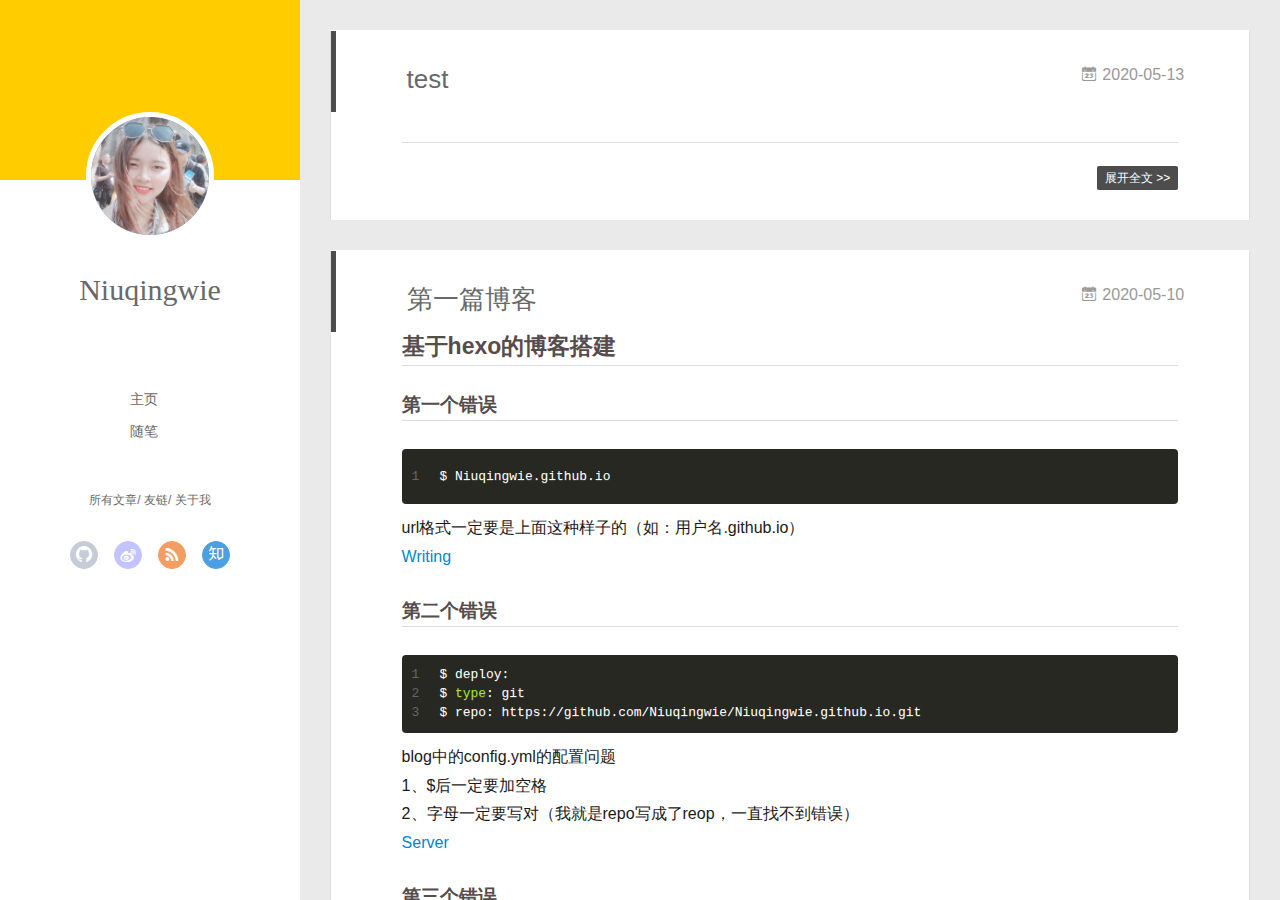
<file: index.html>
<!DOCTYPE html>
<html>
<head>
  <meta charset="utf-8">
  
  <meta name="renderer" content="webkit">
  <meta http-equiv="X-UA-Compatible" content="IE=edge" >
  <link rel="dns-prefetch" href="https://Niuqingwie.github.io">
  <title>Hexo</title>
  <meta name="viewport" content="width=device-width, initial-scale=1, maximum-scale=1">
  <meta property="og:type" content="website">
<meta property="og:title" content="Hexo">
<meta property="og:url" content="https://niuqingwie.github.io/index.html">
<meta property="og:site_name" content="Hexo">
<meta property="og:locale" content="en_US">
<meta property="article:author" content="Niuqingwie">
<meta name="twitter:card" content="summary">
  
    <link rel="alternative" href="/atom.xml" title="Hexo" type="application/atom+xml">
  
  
    <link rel="icon" href="/favicon.png">
  
  <link rel="stylesheet" type="text/css" href="/./main.0cf68a.css">
  <style type="text/css">
  
    #container.show {
      background: linear-gradient(200deg,#a0cfe4,#e8c37e);
    }
  </style>
  

  

<meta name="generator" content="Hexo 4.2.0"></head>

<body>
  <div id="container" q-class="show:isCtnShow">
    <canvas id="anm-canvas" class="anm-canvas"></canvas>
    <div class="left-col" q-class="show:isShow">
      
<div class="overlay" style="background: #FFCC00"></div>
<div class="intrude-less">
	<header id="header" class="inner">
		<a href="/" class="profilepic">
			<img src="/img/wife.jpg" class="js-avatar">
		</a>
		<hgroup>
		  <h1 class="header-author"><a href="/">Niuqingwie</a></h1>
		</hgroup>
		

		<nav class="header-menu">
			<ul>
			
				<li><a href="/">主页</a></li>
	        
				<li><a href="/tags/%E9%9A%8F%E7%AC%94/">随笔</a></li>
	        
			</ul>
		</nav>
		<nav class="header-smart-menu">
    		
    			
    			<a q-on="click: openSlider(e, 'innerArchive')" href="javascript:void(0)">所有文章</a>
    			
            
    			
    			<a q-on="click: openSlider(e, 'friends')" href="javascript:void(0)">友链</a>
    			
            
    			
    			<a q-on="click: openSlider(e, 'aboutme')" href="javascript:void(0)">关于我</a>
    			
            
		</nav>
		<nav class="header-nav">
			<div class="social">
				
					<a class="github" target="_blank" href="#" title="github"><i class="icon-github"></i></a>
		        
					<a class="weibo" target="_blank" href="#" title="weibo"><i class="icon-weibo"></i></a>
		        
					<a class="rss" target="_blank" href="#" title="rss"><i class="icon-rss"></i></a>
		        
					<a class="zhihu" target="_blank" href="#" title="zhihu"><i class="icon-zhihu"></i></a>
		        
			</div>
		</nav>
	</header>		
</div>

    </div>
    <div class="mid-col" q-class="show:isShow,hide:isShow|isFalse">
      
<nav id="mobile-nav">
  	<div class="overlay js-overlay" style="background: #FFCC00"></div>
	<div class="btnctn js-mobile-btnctn">
  		<div class="slider-trigger list" q-on="click: openSlider(e)"><i class="icon icon-sort"></i></div>
	</div>
	<div class="intrude-less">
		<header id="header" class="inner">
			<div class="profilepic">
				<img src="/img/wife.jpg" class="js-avatar">
			</div>
			<hgroup>
			  <h1 class="header-author js-header-author">Niuqingwie</h1>
			</hgroup>
			
			
			
				
			
				
			
			
			
			<nav class="header-nav">
				<div class="social">
					
						<a class="github" target="_blank" href="#" title="github"><i class="icon-github"></i></a>
			        
						<a class="weibo" target="_blank" href="#" title="weibo"><i class="icon-weibo"></i></a>
			        
						<a class="rss" target="_blank" href="#" title="rss"><i class="icon-rss"></i></a>
			        
						<a class="zhihu" target="_blank" href="#" title="zhihu"><i class="icon-zhihu"></i></a>
			        
				</div>
			</nav>

			<nav class="header-menu js-header-menu">
				<ul style="width: 50%">
				
				
					<li style="width: 50%"><a href="/">主页</a></li>
		        
					<li style="width: 50%"><a href="/tags/%E9%9A%8F%E7%AC%94/">随笔</a></li>
		        
				</ul>
			</nav>
		</header>				
	</div>
	<div class="mobile-mask" style="display:none" q-show="isShow"></div>
</nav>

      <div id="wrapper" class="body-wrap">
        <div class="menu-l">
          <div class="canvas-wrap">
            <canvas data-colors="#eaeaea" data-sectionHeight="100" data-contentId="js-content" id="myCanvas1" class="anm-canvas"></canvas>
          </div>
          <div id="js-content" class="content-ll">
            
  
    <article id="post-test" class="article article-type-post  article-index" itemscope itemprop="blogPost">
  <div class="article-inner">
    
      <header class="article-header">
        
  
    <h1 itemprop="name">
      <a class="article-title" href="/2020/05/13/test/">test</a>
    </h1>
  

        
        <a href="/2020/05/13/test/" class="archive-article-date">
  	<time datetime="2020-05-13T02:05:52.000Z" itemprop="datePublished"><i class="icon-calendar icon"></i>2020-05-13</time>
</a>
        
      </header>
    
    <div class="article-entry" itemprop="articleBody">
      
        
      

      
    </div>
    <div class="article-info article-info-index">
      
      
      

      
        <p class="article-more-link">
          <a class="article-more-a" href="/2020/05/13/test/">展开全文 >></a>
        </p>
      

      
      <div class="clearfix"></div>
    </div>
  </div>
</article>

<aside class="wrap-side-operation">
    <div class="mod-side-operation">
        
        <div class="jump-container" id="js-jump-container" style="display:none;">
            <a href="javascript:void(0)" class="mod-side-operation__jump-to-top">
                <i class="icon-font icon-back"></i>
            </a>
            <div id="js-jump-plan-container" class="jump-plan-container" style="top: -11px;">
                <i class="icon-font icon-plane jump-plane"></i>
            </div>
        </div>
        
        
    </div>
</aside>




  
    <article id="post-hello-world" class="article article-type-post  article-index" itemscope itemprop="blogPost">
  <div class="article-inner">
    
      <header class="article-header">
        
  
    <h1 itemprop="name">
      <a class="article-title" href="/2020/05/10/hello-world/">第一篇博客</a>
    </h1>
  

        
        <a href="/2020/05/10/hello-world/" class="archive-article-date">
  	<time datetime="2020-05-10T09:00:24.139Z" itemprop="datePublished"><i class="icon-calendar icon"></i>2020-05-10</time>
</a>
        
      </header>
    
    <div class="article-entry" itemprop="articleBody">
      
        <h2 id="基于hexo的博客搭建"><a href="#基于hexo的博客搭建" class="headerlink" title="基于hexo的博客搭建"></a>基于hexo的博客搭建</h2><h3 id="第一个错误"><a href="#第一个错误" class="headerlink" title="第一个错误"></a>第一个错误</h3><figure class="highlight bash"><table><tr><td class="gutter"><pre><span class="line">1</span><br></pre></td><td class="code"><pre><span class="line">$ Niuqingwie.github.io</span><br></pre></td></tr></table></figure>

<p>url格式一定要是上面这种样子的（如：用户名.github.io）<br><a href="https://hexo.io/docs/writing.html" target="_blank" rel="noopener">Writing</a></p>
<h3 id="第二个错误"><a href="#第二个错误" class="headerlink" title="第二个错误"></a>第二个错误</h3><figure class="highlight bash"><table><tr><td class="gutter"><pre><span class="line">1</span><br><span class="line">2</span><br><span class="line">3</span><br></pre></td><td class="code"><pre><span class="line">$ deploy: </span><br><span class="line">$ <span class="built_in">type</span>: git</span><br><span class="line">$ repo: https://github.com/Niuqingwie/Niuqingwie.github.io.git</span><br></pre></td></tr></table></figure>

<p>blog中的config.yml的配置问题<br>1、$后一定要加空格<br>2、字母一定要写对（我就是repo写成了reop，一直找不到错误）<br> <a href="https://hexo.io/docs/server.html" target="_blank" rel="noopener">Server</a></p>
<h3 id="第三个错误"><a href="#第三个错误" class="headerlink" title="第三个错误"></a>第三个错误</h3><figure class="highlight bash"><table><tr><td class="gutter"><pre><span class="line">1</span><br></pre></td><td class="code"><pre><span class="line">$</span><br></pre></td></tr></table></figure>

<p>图片的加载现在还没有完成。<br> <a href="https://hexo.io/docs/generating.html" target="_blank" rel="noopener">Generating</a></p>

      

      
    </div>
    <div class="article-info article-info-index">
      
      
      

      
        <p class="article-more-link">
          <a class="article-more-a" href="/2020/05/10/hello-world/">展开全文 >></a>
        </p>
      

      
      <div class="clearfix"></div>
    </div>
  </div>
</article>

<aside class="wrap-side-operation">
    <div class="mod-side-operation">
        
        <div class="jump-container" id="js-jump-container" style="display:none;">
            <a href="javascript:void(0)" class="mod-side-operation__jump-to-top">
                <i class="icon-font icon-back"></i>
            </a>
            <div id="js-jump-plan-container" class="jump-plan-container" style="top: -11px;">
                <i class="icon-font icon-plane jump-plane"></i>
            </div>
        </div>
        
        
    </div>
</aside>




  
  


          </div>
        </div>
      </div>
      <footer id="footer">
  <div class="outer">
    <div id="footer-info">
    	<div class="footer-left">
    		&copy; 2020 Niuqingwie
    	</div>
      	<div class="footer-right">
      		<a href="http://hexo.io/" target="_blank">Hexo</a>  Theme <a href="https://github.com/litten/hexo-theme-yilia" target="_blank">Yilia</a> by Litten
      	</div>
    </div>
  </div>
</footer>
    </div>
    <script>
	var yiliaConfig = {
		mathjax: false,
		isHome: true,
		isPost: false,
		isArchive: false,
		isTag: false,
		isCategory: false,
		open_in_new: false,
		toc_hide_index: true,
		root: "/",
		innerArchive: true,
		showTags: false
	}
</script>

<script>!function(t){function n(e){if(r[e])return r[e].exports;var i=r[e]={exports:{},id:e,loaded:!1};return t[e].call(i.exports,i,i.exports,n),i.loaded=!0,i.exports}var r={};n.m=t,n.c=r,n.p="./",n(0)}([function(t,n,r){r(195),t.exports=r(191)},function(t,n,r){var e=r(3),i=r(52),o=r(27),u=r(28),c=r(53),f="prototype",a=function(t,n,r){var s,l,h,v,p=t&a.F,d=t&a.G,y=t&a.S,g=t&a.P,b=t&a.B,m=d?e:y?e[n]||(e[n]={}):(e[n]||{})[f],x=d?i:i[n]||(i[n]={}),w=x[f]||(x[f]={});d&&(r=n);for(s in r)l=!p&&m&&void 0!==m[s],h=(l?m:r)[s],v=b&&l?c(h,e):g&&"function"==typeof h?c(Function.call,h):h,m&&u(m,s,h,t&a.U),x[s]!=h&&o(x,s,v),g&&w[s]!=h&&(w[s]=h)};e.core=i,a.F=1,a.G=2,a.S=4,a.P=8,a.B=16,a.W=32,a.U=64,a.R=128,t.exports=a},function(t,n,r){var e=r(6);t.exports=function(t){if(!e(t))throw TypeError(t+" is not an object!");return t}},function(t,n){var r=t.exports="undefined"!=typeof window&&window.Math==Math?window:"undefined"!=typeof self&&self.Math==Math?self:Function("return this")();"number"==typeof __g&&(__g=r)},function(t,n){t.exports=function(t){try{return!!t()}catch(t){return!0}}},function(t,n){var r=t.exports="undefined"!=typeof window&&window.Math==Math?window:"undefined"!=typeof self&&self.Math==Math?self:Function("return this")();"number"==typeof __g&&(__g=r)},function(t,n){t.exports=function(t){return"object"==typeof t?null!==t:"function"==typeof t}},function(t,n,r){var e=r(126)("wks"),i=r(76),o=r(3).Symbol,u="function"==typeof o;(t.exports=function(t){return e[t]||(e[t]=u&&o[t]||(u?o:i)("Symbol."+t))}).store=e},function(t,n){var r={}.hasOwnProperty;t.exports=function(t,n){return r.call(t,n)}},function(t,n,r){var e=r(94),i=r(33);t.exports=function(t){return e(i(t))}},function(t,n,r){t.exports=!r(4)(function(){return 7!=Object.defineProperty({},"a",{get:function(){return 7}}).a})},function(t,n,r){var e=r(2),i=r(167),o=r(50),u=Object.defineProperty;n.f=r(10)?Object.defineProperty:function(t,n,r){if(e(t),n=o(n,!0),e(r),i)try{return u(t,n,r)}catch(t){}if("get"in r||"set"in r)throw TypeError("Accessors not supported!");return"value"in r&&(t[n]=r.value),t}},function(t,n,r){t.exports=!r(18)(function(){return 7!=Object.defineProperty({},"a",{get:function(){return 7}}).a})},function(t,n,r){var e=r(14),i=r(22);t.exports=r(12)?function(t,n,r){return e.f(t,n,i(1,r))}:function(t,n,r){return t[n]=r,t}},function(t,n,r){var e=r(20),i=r(58),o=r(42),u=Object.defineProperty;n.f=r(12)?Object.defineProperty:function(t,n,r){if(e(t),n=o(n,!0),e(r),i)try{return u(t,n,r)}catch(t){}if("get"in r||"set"in r)throw TypeError("Accessors not supported!");return"value"in r&&(t[n]=r.value),t}},function(t,n,r){var e=r(40)("wks"),i=r(23),o=r(5).Symbol,u="function"==typeof o;(t.exports=function(t){return e[t]||(e[t]=u&&o[t]||(u?o:i)("Symbol."+t))}).store=e},function(t,n,r){var e=r(67),i=Math.min;t.exports=function(t){return t>0?i(e(t),9007199254740991):0}},function(t,n,r){var e=r(46);t.exports=function(t){return Object(e(t))}},function(t,n){t.exports=function(t){try{return!!t()}catch(t){return!0}}},function(t,n,r){var e=r(63),i=r(34);t.exports=Object.keys||function(t){return e(t,i)}},function(t,n,r){var e=r(21);t.exports=function(t){if(!e(t))throw TypeError(t+" is not an object!");return t}},function(t,n){t.exports=function(t){return"object"==typeof t?null!==t:"function"==typeof t}},function(t,n){t.exports=function(t,n){return{enumerable:!(1&t),configurable:!(2&t),writable:!(4&t),value:n}}},function(t,n){var r=0,e=Math.random();t.exports=function(t){return"Symbol(".concat(void 0===t?"":t,")_",(++r+e).toString(36))}},function(t,n){var r={}.hasOwnProperty;t.exports=function(t,n){return r.call(t,n)}},function(t,n){var r=t.exports={version:"2.4.0"};"number"==typeof __e&&(__e=r)},function(t,n){t.exports=function(t){if("function"!=typeof t)throw TypeError(t+" is not a function!");return t}},function(t,n,r){var e=r(11),i=r(66);t.exports=r(10)?function(t,n,r){return e.f(t,n,i(1,r))}:function(t,n,r){return t[n]=r,t}},function(t,n,r){var e=r(3),i=r(27),o=r(24),u=r(76)("src"),c="toString",f=Function[c],a=(""+f).split(c);r(52).inspectSource=function(t){return f.call(t)},(t.exports=function(t,n,r,c){var f="function"==typeof r;f&&(o(r,"name")||i(r,"name",n)),t[n]!==r&&(f&&(o(r,u)||i(r,u,t[n]?""+t[n]:a.join(String(n)))),t===e?t[n]=r:c?t[n]?t[n]=r:i(t,n,r):(delete t[n],i(t,n,r)))})(Function.prototype,c,function(){return"function"==typeof this&&this[u]||f.call(this)})},function(t,n,r){var e=r(1),i=r(4),o=r(46),u=function(t,n,r,e){var i=String(o(t)),u="<"+n;return""!==r&&(u+=" "+r+'="'+String(e).replace(/"/g,"&quot;")+'"'),u+">"+i+"</"+n+">"};t.exports=function(t,n){var r={};r[t]=n(u),e(e.P+e.F*i(function(){var n=""[t]('"');return n!==n.toLowerCase()||n.split('"').length>3}),"String",r)}},function(t,n,r){var e=r(115),i=r(46);t.exports=function(t){return e(i(t))}},function(t,n,r){var e=r(116),i=r(66),o=r(30),u=r(50),c=r(24),f=r(167),a=Object.getOwnPropertyDescriptor;n.f=r(10)?a:function(t,n){if(t=o(t),n=u(n,!0),f)try{return a(t,n)}catch(t){}if(c(t,n))return i(!e.f.call(t,n),t[n])}},function(t,n,r){var e=r(24),i=r(17),o=r(145)("IE_PROTO"),u=Object.prototype;t.exports=Object.getPrototypeOf||function(t){return t=i(t),e(t,o)?t[o]:"function"==typeof t.constructor&&t instanceof t.constructor?t.constructor.prototype:t instanceof Object?u:null}},function(t,n){t.exports=function(t){if(void 0==t)throw TypeError("Can't call method on  "+t);return t}},function(t,n){t.exports="constructor,hasOwnProperty,isPrototypeOf,propertyIsEnumerable,toLocaleString,toString,valueOf".split(",")},function(t,n){t.exports={}},function(t,n){t.exports=!0},function(t,n){n.f={}.propertyIsEnumerable},function(t,n,r){var e=r(14).f,i=r(8),o=r(15)("toStringTag");t.exports=function(t,n,r){t&&!i(t=r?t:t.prototype,o)&&e(t,o,{configurable:!0,value:n})}},function(t,n,r){var e=r(40)("keys"),i=r(23);t.exports=function(t){return e[t]||(e[t]=i(t))}},function(t,n,r){var e=r(5),i="__core-js_shared__",o=e[i]||(e[i]={});t.exports=function(t){return o[t]||(o[t]={})}},function(t,n){var r=Math.ceil,e=Math.floor;t.exports=function(t){return isNaN(t=+t)?0:(t>0?e:r)(t)}},function(t,n,r){var e=r(21);t.exports=function(t,n){if(!e(t))return t;var r,i;if(n&&"function"==typeof(r=t.toString)&&!e(i=r.call(t)))return i;if("function"==typeof(r=t.valueOf)&&!e(i=r.call(t)))return i;if(!n&&"function"==typeof(r=t.toString)&&!e(i=r.call(t)))return i;throw TypeError("Can't convert object to primitive value")}},function(t,n,r){var e=r(5),i=r(25),o=r(36),u=r(44),c=r(14).f;t.exports=function(t){var n=i.Symbol||(i.Symbol=o?{}:e.Symbol||{});"_"==t.charAt(0)||t in n||c(n,t,{value:u.f(t)})}},function(t,n,r){n.f=r(15)},function(t,n){var r={}.toString;t.exports=function(t){return r.call(t).slice(8,-1)}},function(t,n){t.exports=function(t){if(void 0==t)throw TypeError("Can't call method on  "+t);return t}},function(t,n,r){var e=r(4);t.exports=function(t,n){return!!t&&e(function(){n?t.call(null,function(){},1):t.call(null)})}},function(t,n,r){var e=r(53),i=r(115),o=r(17),u=r(16),c=r(203);t.exports=function(t,n){var r=1==t,f=2==t,a=3==t,s=4==t,l=6==t,h=5==t||l,v=n||c;return function(n,c,p){for(var d,y,g=o(n),b=i(g),m=e(c,p,3),x=u(b.length),w=0,S=r?v(n,x):f?v(n,0):void 0;x>w;w++)if((h||w in b)&&(d=b[w],y=m(d,w,g),t))if(r)S[w]=y;else if(y)switch(t){case 3:return!0;case 5:return d;case 6:return w;case 2:S.push(d)}else if(s)return!1;return l?-1:a||s?s:S}}},function(t,n,r){var e=r(1),i=r(52),o=r(4);t.exports=function(t,n){var r=(i.Object||{})[t]||Object[t],u={};u[t]=n(r),e(e.S+e.F*o(function(){r(1)}),"Object",u)}},function(t,n,r){var e=r(6);t.exports=function(t,n){if(!e(t))return t;var r,i;if(n&&"function"==typeof(r=t.toString)&&!e(i=r.call(t)))return i;if("function"==typeof(r=t.valueOf)&&!e(i=r.call(t)))return i;if(!n&&"function"==typeof(r=t.toString)&&!e(i=r.call(t)))return i;throw TypeError("Can't convert object to primitive value")}},function(t,n,r){var e=r(5),i=r(25),o=r(91),u=r(13),c="prototype",f=function(t,n,r){var a,s,l,h=t&f.F,v=t&f.G,p=t&f.S,d=t&f.P,y=t&f.B,g=t&f.W,b=v?i:i[n]||(i[n]={}),m=b[c],x=v?e:p?e[n]:(e[n]||{})[c];v&&(r=n);for(a in r)(s=!h&&x&&void 0!==x[a])&&a in b||(l=s?x[a]:r[a],b[a]=v&&"function"!=typeof x[a]?r[a]:y&&s?o(l,e):g&&x[a]==l?function(t){var n=function(n,r,e){if(this instanceof t){switch(arguments.length){case 0:return new t;case 1:return new t(n);case 2:return new t(n,r)}return new t(n,r,e)}return t.apply(this,arguments)};return n[c]=t[c],n}(l):d&&"function"==typeof l?o(Function.call,l):l,d&&((b.virtual||(b.virtual={}))[a]=l,t&f.R&&m&&!m[a]&&u(m,a,l)))};f.F=1,f.G=2,f.S=4,f.P=8,f.B=16,f.W=32,f.U=64,f.R=128,t.exports=f},function(t,n){var r=t.exports={version:"2.4.0"};"number"==typeof __e&&(__e=r)},function(t,n,r){var e=r(26);t.exports=function(t,n,r){if(e(t),void 0===n)return t;switch(r){case 1:return function(r){return t.call(n,r)};case 2:return function(r,e){return t.call(n,r,e)};case 3:return function(r,e,i){return t.call(n,r,e,i)}}return function(){return t.apply(n,arguments)}}},function(t,n,r){var e=r(183),i=r(1),o=r(126)("metadata"),u=o.store||(o.store=new(r(186))),c=function(t,n,r){var i=u.get(t);if(!i){if(!r)return;u.set(t,i=new e)}var o=i.get(n);if(!o){if(!r)return;i.set(n,o=new e)}return o},f=function(t,n,r){var e=c(n,r,!1);return void 0!==e&&e.has(t)},a=function(t,n,r){var e=c(n,r,!1);return void 0===e?void 0:e.get(t)},s=function(t,n,r,e){c(r,e,!0).set(t,n)},l=function(t,n){var r=c(t,n,!1),e=[];return r&&r.forEach(function(t,n){e.push(n)}),e},h=function(t){return void 0===t||"symbol"==typeof t?t:String(t)},v=function(t){i(i.S,"Reflect",t)};t.exports={store:u,map:c,has:f,get:a,set:s,keys:l,key:h,exp:v}},function(t,n,r){"use strict";if(r(10)){var e=r(69),i=r(3),o=r(4),u=r(1),c=r(127),f=r(152),a=r(53),s=r(68),l=r(66),h=r(27),v=r(73),p=r(67),d=r(16),y=r(75),g=r(50),b=r(24),m=r(180),x=r(114),w=r(6),S=r(17),_=r(137),O=r(70),E=r(32),P=r(71).f,j=r(154),F=r(76),M=r(7),A=r(48),N=r(117),T=r(146),I=r(155),k=r(80),L=r(123),R=r(74),C=r(130),D=r(160),U=r(11),W=r(31),G=U.f,B=W.f,V=i.RangeError,z=i.TypeError,q=i.Uint8Array,K="ArrayBuffer",J="Shared"+K,Y="BYTES_PER_ELEMENT",H="prototype",$=Array[H],X=f.ArrayBuffer,Q=f.DataView,Z=A(0),tt=A(2),nt=A(3),rt=A(4),et=A(5),it=A(6),ot=N(!0),ut=N(!1),ct=I.values,ft=I.keys,at=I.entries,st=$.lastIndexOf,lt=$.reduce,ht=$.reduceRight,vt=$.join,pt=$.sort,dt=$.slice,yt=$.toString,gt=$.toLocaleString,bt=M("iterator"),mt=M("toStringTag"),xt=F("typed_constructor"),wt=F("def_constructor"),St=c.CONSTR,_t=c.TYPED,Ot=c.VIEW,Et="Wrong length!",Pt=A(1,function(t,n){return Tt(T(t,t[wt]),n)}),jt=o(function(){return 1===new q(new Uint16Array([1]).buffer)[0]}),Ft=!!q&&!!q[H].set&&o(function(){new q(1).set({})}),Mt=function(t,n){if(void 0===t)throw z(Et);var r=+t,e=d(t);if(n&&!m(r,e))throw V(Et);return e},At=function(t,n){var r=p(t);if(r<0||r%n)throw V("Wrong offset!");return r},Nt=function(t){if(w(t)&&_t in t)return t;throw z(t+" is not a typed array!")},Tt=function(t,n){if(!(w(t)&&xt in t))throw z("It is not a typed array constructor!");return new t(n)},It=function(t,n){return kt(T(t,t[wt]),n)},kt=function(t,n){for(var r=0,e=n.length,i=Tt(t,e);e>r;)i[r]=n[r++];return i},Lt=function(t,n,r){G(t,n,{get:function(){return this._d[r]}})},Rt=function(t){var n,r,e,i,o,u,c=S(t),f=arguments.length,s=f>1?arguments[1]:void 0,l=void 0!==s,h=j(c);if(void 0!=h&&!_(h)){for(u=h.call(c),e=[],n=0;!(o=u.next()).done;n++)e.push(o.value);c=e}for(l&&f>2&&(s=a(s,arguments[2],2)),n=0,r=d(c.length),i=Tt(this,r);r>n;n++)i[n]=l?s(c[n],n):c[n];return i},Ct=function(){for(var t=0,n=arguments.length,r=Tt(this,n);n>t;)r[t]=arguments[t++];return r},Dt=!!q&&o(function(){gt.call(new q(1))}),Ut=function(){return gt.apply(Dt?dt.call(Nt(this)):Nt(this),arguments)},Wt={copyWithin:function(t,n){return D.call(Nt(this),t,n,arguments.length>2?arguments[2]:void 0)},every:function(t){return rt(Nt(this),t,arguments.length>1?arguments[1]:void 0)},fill:function(t){return C.apply(Nt(this),arguments)},filter:function(t){return It(this,tt(Nt(this),t,arguments.length>1?arguments[1]:void 0))},find:function(t){return et(Nt(this),t,arguments.length>1?arguments[1]:void 0)},findIndex:function(t){return it(Nt(this),t,arguments.length>1?arguments[1]:void 0)},forEach:function(t){Z(Nt(this),t,arguments.length>1?arguments[1]:void 0)},indexOf:function(t){return ut(Nt(this),t,arguments.length>1?arguments[1]:void 0)},includes:function(t){return ot(Nt(this),t,arguments.length>1?arguments[1]:void 0)},join:function(t){return vt.apply(Nt(this),arguments)},lastIndexOf:function(t){return st.apply(Nt(this),arguments)},map:function(t){return Pt(Nt(this),t,arguments.length>1?arguments[1]:void 0)},reduce:function(t){return lt.apply(Nt(this),arguments)},reduceRight:function(t){return ht.apply(Nt(this),arguments)},reverse:function(){for(var t,n=this,r=Nt(n).length,e=Math.floor(r/2),i=0;i<e;)t=n[i],n[i++]=n[--r],n[r]=t;return n},some:function(t){return nt(Nt(this),t,arguments.length>1?arguments[1]:void 0)},sort:function(t){return pt.call(Nt(this),t)},subarray:function(t,n){var r=Nt(this),e=r.length,i=y(t,e);return new(T(r,r[wt]))(r.buffer,r.byteOffset+i*r.BYTES_PER_ELEMENT,d((void 0===n?e:y(n,e))-i))}},Gt=function(t,n){return It(this,dt.call(Nt(this),t,n))},Bt=function(t){Nt(this);var n=At(arguments[1],1),r=this.length,e=S(t),i=d(e.length),o=0;if(i+n>r)throw V(Et);for(;o<i;)this[n+o]=e[o++]},Vt={entries:function(){return at.call(Nt(this))},keys:function(){return ft.call(Nt(this))},values:function(){return ct.call(Nt(this))}},zt=function(t,n){return w(t)&&t[_t]&&"symbol"!=typeof n&&n in t&&String(+n)==String(n)},qt=function(t,n){return zt(t,n=g(n,!0))?l(2,t[n]):B(t,n)},Kt=function(t,n,r){return!(zt(t,n=g(n,!0))&&w(r)&&b(r,"value"))||b(r,"get")||b(r,"set")||r.configurable||b(r,"writable")&&!r.writable||b(r,"enumerable")&&!r.enumerable?G(t,n,r):(t[n]=r.value,t)};St||(W.f=qt,U.f=Kt),u(u.S+u.F*!St,"Object",{getOwnPropertyDescriptor:qt,defineProperty:Kt}),o(function(){yt.call({})})&&(yt=gt=function(){return vt.call(this)});var Jt=v({},Wt);v(Jt,Vt),h(Jt,bt,Vt.values),v(Jt,{slice:Gt,set:Bt,constructor:function(){},toString:yt,toLocaleString:Ut}),Lt(Jt,"buffer","b"),Lt(Jt,"byteOffset","o"),Lt(Jt,"byteLength","l"),Lt(Jt,"length","e"),G(Jt,mt,{get:function(){return this[_t]}}),t.exports=function(t,n,r,f){f=!!f;var a=t+(f?"Clamped":"")+"Array",l="Uint8Array"!=a,v="get"+t,p="set"+t,y=i[a],g=y||{},b=y&&E(y),m=!y||!c.ABV,S={},_=y&&y[H],j=function(t,r){var e=t._d;return e.v[v](r*n+e.o,jt)},F=function(t,r,e){var i=t._d;f&&(e=(e=Math.round(e))<0?0:e>255?255:255&e),i.v[p](r*n+i.o,e,jt)},M=function(t,n){G(t,n,{get:function(){return j(this,n)},set:function(t){return F(this,n,t)},enumerable:!0})};m?(y=r(function(t,r,e,i){s(t,y,a,"_d");var o,u,c,f,l=0,v=0;if(w(r)){if(!(r instanceof X||(f=x(r))==K||f==J))return _t in r?kt(y,r):Rt.call(y,r);o=r,v=At(e,n);var p=r.byteLength;if(void 0===i){if(p%n)throw V(Et);if((u=p-v)<0)throw V(Et)}else if((u=d(i)*n)+v>p)throw V(Et);c=u/n}else c=Mt(r,!0),u=c*n,o=new X(u);for(h(t,"_d",{b:o,o:v,l:u,e:c,v:new Q(o)});l<c;)M(t,l++)}),_=y[H]=O(Jt),h(_,"constructor",y)):L(function(t){new y(null),new y(t)},!0)||(y=r(function(t,r,e,i){s(t,y,a);var o;return w(r)?r instanceof X||(o=x(r))==K||o==J?void 0!==i?new g(r,At(e,n),i):void 0!==e?new g(r,At(e,n)):new g(r):_t in r?kt(y,r):Rt.call(y,r):new g(Mt(r,l))}),Z(b!==Function.prototype?P(g).concat(P(b)):P(g),function(t){t in y||h(y,t,g[t])}),y[H]=_,e||(_.constructor=y));var A=_[bt],N=!!A&&("values"==A.name||void 0==A.name),T=Vt.values;h(y,xt,!0),h(_,_t,a),h(_,Ot,!0),h(_,wt,y),(f?new y(1)[mt]==a:mt in _)||G(_,mt,{get:function(){return a}}),S[a]=y,u(u.G+u.W+u.F*(y!=g),S),u(u.S,a,{BYTES_PER_ELEMENT:n,from:Rt,of:Ct}),Y in _||h(_,Y,n),u(u.P,a,Wt),R(a),u(u.P+u.F*Ft,a,{set:Bt}),u(u.P+u.F*!N,a,Vt),u(u.P+u.F*(_.toString!=yt),a,{toString:yt}),u(u.P+u.F*o(function(){new y(1).slice()}),a,{slice:Gt}),u(u.P+u.F*(o(function(){return[1,2].toLocaleString()!=new y([1,2]).toLocaleString()})||!o(function(){_.toLocaleString.call([1,2])})),a,{toLocaleString:Ut}),k[a]=N?A:T,e||N||h(_,bt,T)}}else t.exports=function(){}},function(t,n){var r={}.toString;t.exports=function(t){return r.call(t).slice(8,-1)}},function(t,n,r){var e=r(21),i=r(5).document,o=e(i)&&e(i.createElement);t.exports=function(t){return o?i.createElement(t):{}}},function(t,n,r){t.exports=!r(12)&&!r(18)(function(){return 7!=Object.defineProperty(r(57)("div"),"a",{get:function(){return 7}}).a})},function(t,n,r){"use strict";var e=r(36),i=r(51),o=r(64),u=r(13),c=r(8),f=r(35),a=r(96),s=r(38),l=r(103),h=r(15)("iterator"),v=!([].keys&&"next"in[].keys()),p="keys",d="values",y=function(){return this};t.exports=function(t,n,r,g,b,m,x){a(r,n,g);var w,S,_,O=function(t){if(!v&&t in F)return F[t];switch(t){case p:case d:return function(){return new r(this,t)}}return function(){return new r(this,t)}},E=n+" Iterator",P=b==d,j=!1,F=t.prototype,M=F[h]||F["@@iterator"]||b&&F[b],A=M||O(b),N=b?P?O("entries"):A:void 0,T="Array"==n?F.entries||M:M;if(T&&(_=l(T.call(new t)))!==Object.prototype&&(s(_,E,!0),e||c(_,h)||u(_,h,y)),P&&M&&M.name!==d&&(j=!0,A=function(){return M.call(this)}),e&&!x||!v&&!j&&F[h]||u(F,h,A),f[n]=A,f[E]=y,b)if(w={values:P?A:O(d),keys:m?A:O(p),entries:N},x)for(S in w)S in F||o(F,S,w[S]);else i(i.P+i.F*(v||j),n,w);return w}},function(t,n,r){var e=r(20),i=r(100),o=r(34),u=r(39)("IE_PROTO"),c=function(){},f="prototype",a=function(){var t,n=r(57)("iframe"),e=o.length;for(n.style.display="none",r(93).appendChild(n),n.src="javascript:",t=n.contentWindow.document,t.open(),t.write("<script>document.F=Object<\/script>"),t.close(),a=t.F;e--;)delete a[f][o[e]];return a()};t.exports=Object.create||function(t,n){var r;return null!==t?(c[f]=e(t),r=new c,c[f]=null,r[u]=t):r=a(),void 0===n?r:i(r,n)}},function(t,n,r){var e=r(63),i=r(34).concat("length","prototype");n.f=Object.getOwnPropertyNames||function(t){return e(t,i)}},function(t,n){n.f=Object.getOwnPropertySymbols},function(t,n,r){var e=r(8),i=r(9),o=r(90)(!1),u=r(39)("IE_PROTO");t.exports=function(t,n){var r,c=i(t),f=0,a=[];for(r in c)r!=u&&e(c,r)&&a.push(r);for(;n.length>f;)e(c,r=n[f++])&&(~o(a,r)||a.push(r));return a}},function(t,n,r){t.exports=r(13)},function(t,n,r){var e=r(76)("meta"),i=r(6),o=r(24),u=r(11).f,c=0,f=Object.isExtensible||function(){return!0},a=!r(4)(function(){return f(Object.preventExtensions({}))}),s=function(t){u(t,e,{value:{i:"O"+ ++c,w:{}}})},l=function(t,n){if(!i(t))return"symbol"==typeof t?t:("string"==typeof t?"S":"P")+t;if(!o(t,e)){if(!f(t))return"F";if(!n)return"E";s(t)}return t[e].i},h=function(t,n){if(!o(t,e)){if(!f(t))return!0;if(!n)return!1;s(t)}return t[e].w},v=function(t){return a&&p.NEED&&f(t)&&!o(t,e)&&s(t),t},p=t.exports={KEY:e,NEED:!1,fastKey:l,getWeak:h,onFreeze:v}},function(t,n){t.exports=function(t,n){return{enumerable:!(1&t),configurable:!(2&t),writable:!(4&t),value:n}}},function(t,n){var r=Math.ceil,e=Math.floor;t.exports=function(t){return isNaN(t=+t)?0:(t>0?e:r)(t)}},function(t,n){t.exports=function(t,n,r,e){if(!(t instanceof n)||void 0!==e&&e in t)throw TypeError(r+": incorrect invocation!");return t}},function(t,n){t.exports=!1},function(t,n,r){var e=r(2),i=r(173),o=r(133),u=r(145)("IE_PROTO"),c=function(){},f="prototype",a=function(){var t,n=r(132)("iframe"),e=o.length;for(n.style.display="none",r(135).appendChild(n),n.src="javascript:",t=n.contentWindow.document,t.open(),t.write("<script>document.F=Object<\/script>"),t.close(),a=t.F;e--;)delete a[f][o[e]];return a()};t.exports=Object.create||function(t,n){var r;return null!==t?(c[f]=e(t),r=new c,c[f]=null,r[u]=t):r=a(),void 0===n?r:i(r,n)}},function(t,n,r){var e=r(175),i=r(133).concat("length","prototype");n.f=Object.getOwnPropertyNames||function(t){return e(t,i)}},function(t,n,r){var e=r(175),i=r(133);t.exports=Object.keys||function(t){return e(t,i)}},function(t,n,r){var e=r(28);t.exports=function(t,n,r){for(var i in n)e(t,i,n[i],r);return t}},function(t,n,r){"use strict";var e=r(3),i=r(11),o=r(10),u=r(7)("species");t.exports=function(t){var n=e[t];o&&n&&!n[u]&&i.f(n,u,{configurable:!0,get:function(){return this}})}},function(t,n,r){var e=r(67),i=Math.max,o=Math.min;t.exports=function(t,n){return t=e(t),t<0?i(t+n,0):o(t,n)}},function(t,n){var r=0,e=Math.random();t.exports=function(t){return"Symbol(".concat(void 0===t?"":t,")_",(++r+e).toString(36))}},function(t,n,r){var e=r(33);t.exports=function(t){return Object(e(t))}},function(t,n,r){var e=r(7)("unscopables"),i=Array.prototype;void 0==i[e]&&r(27)(i,e,{}),t.exports=function(t){i[e][t]=!0}},function(t,n,r){var e=r(53),i=r(169),o=r(137),u=r(2),c=r(16),f=r(154),a={},s={},n=t.exports=function(t,n,r,l,h){var v,p,d,y,g=h?function(){return t}:f(t),b=e(r,l,n?2:1),m=0;if("function"!=typeof g)throw TypeError(t+" is not iterable!");if(o(g)){for(v=c(t.length);v>m;m++)if((y=n?b(u(p=t[m])[0],p[1]):b(t[m]))===a||y===s)return y}else for(d=g.call(t);!(p=d.next()).done;)if((y=i(d,b,p.value,n))===a||y===s)return y};n.BREAK=a,n.RETURN=s},function(t,n){t.exports={}},function(t,n,r){var e=r(11).f,i=r(24),o=r(7)("toStringTag");t.exports=function(t,n,r){t&&!i(t=r?t:t.prototype,o)&&e(t,o,{configurable:!0,value:n})}},function(t,n,r){var e=r(1),i=r(46),o=r(4),u=r(150),c="["+u+"]",f="​",a=RegExp("^"+c+c+"*"),s=RegExp(c+c+"*$"),l=function(t,n,r){var i={},c=o(function(){return!!u[t]()||f[t]()!=f}),a=i[t]=c?n(h):u[t];r&&(i[r]=a),e(e.P+e.F*c,"String",i)},h=l.trim=function(t,n){return t=String(i(t)),1&n&&(t=t.replace(a,"")),2&n&&(t=t.replace(s,"")),t};t.exports=l},function(t,n,r){t.exports={default:r(86),__esModule:!0}},function(t,n,r){t.exports={default:r(87),__esModule:!0}},function(t,n,r){"use strict";function e(t){return t&&t.__esModule?t:{default:t}}n.__esModule=!0;var i=r(84),o=e(i),u=r(83),c=e(u),f="function"==typeof c.default&&"symbol"==typeof o.default?function(t){return typeof t}:function(t){return t&&"function"==typeof c.default&&t.constructor===c.default&&t!==c.default.prototype?"symbol":typeof t};n.default="function"==typeof c.default&&"symbol"===f(o.default)?function(t){return void 0===t?"undefined":f(t)}:function(t){return t&&"function"==typeof c.default&&t.constructor===c.default&&t!==c.default.prototype?"symbol":void 0===t?"undefined":f(t)}},function(t,n,r){r(110),r(108),r(111),r(112),t.exports=r(25).Symbol},function(t,n,r){r(109),r(113),t.exports=r(44).f("iterator")},function(t,n){t.exports=function(t){if("function"!=typeof t)throw TypeError(t+" is not a function!");return t}},function(t,n){t.exports=function(){}},function(t,n,r){var e=r(9),i=r(106),o=r(105);t.exports=function(t){return function(n,r,u){var c,f=e(n),a=i(f.length),s=o(u,a);if(t&&r!=r){for(;a>s;)if((c=f[s++])!=c)return!0}else for(;a>s;s++)if((t||s in f)&&f[s]===r)return t||s||0;return!t&&-1}}},function(t,n,r){var e=r(88);t.exports=function(t,n,r){if(e(t),void 0===n)return t;switch(r){case 1:return function(r){return t.call(n,r)};case 2:return function(r,e){return t.call(n,r,e)};case 3:return function(r,e,i){return t.call(n,r,e,i)}}return function(){return t.apply(n,arguments)}}},function(t,n,r){var e=r(19),i=r(62),o=r(37);t.exports=function(t){var n=e(t),r=i.f;if(r)for(var u,c=r(t),f=o.f,a=0;c.length>a;)f.call(t,u=c[a++])&&n.push(u);return n}},function(t,n,r){t.exports=r(5).document&&document.documentElement},function(t,n,r){var e=r(56);t.exports=Object("z").propertyIsEnumerable(0)?Object:function(t){return"String"==e(t)?t.split(""):Object(t)}},function(t,n,r){var e=r(56);t.exports=Array.isArray||function(t){return"Array"==e(t)}},function(t,n,r){"use strict";var e=r(60),i=r(22),o=r(38),u={};r(13)(u,r(15)("iterator"),function(){return this}),t.exports=function(t,n,r){t.prototype=e(u,{next:i(1,r)}),o(t,n+" Iterator")}},function(t,n){t.exports=function(t,n){return{value:n,done:!!t}}},function(t,n,r){var e=r(19),i=r(9);t.exports=function(t,n){for(var r,o=i(t),u=e(o),c=u.length,f=0;c>f;)if(o[r=u[f++]]===n)return r}},function(t,n,r){var e=r(23)("meta"),i=r(21),o=r(8),u=r(14).f,c=0,f=Object.isExtensible||function(){return!0},a=!r(18)(function(){return f(Object.preventExtensions({}))}),s=function(t){u(t,e,{value:{i:"O"+ ++c,w:{}}})},l=function(t,n){if(!i(t))return"symbol"==typeof t?t:("string"==typeof t?"S":"P")+t;if(!o(t,e)){if(!f(t))return"F";if(!n)return"E";s(t)}return t[e].i},h=function(t,n){if(!o(t,e)){if(!f(t))return!0;if(!n)return!1;s(t)}return t[e].w},v=function(t){return a&&p.NEED&&f(t)&&!o(t,e)&&s(t),t},p=t.exports={KEY:e,NEED:!1,fastKey:l,getWeak:h,onFreeze:v}},function(t,n,r){var e=r(14),i=r(20),o=r(19);t.exports=r(12)?Object.defineProperties:function(t,n){i(t);for(var r,u=o(n),c=u.length,f=0;c>f;)e.f(t,r=u[f++],n[r]);return t}},function(t,n,r){var e=r(37),i=r(22),o=r(9),u=r(42),c=r(8),f=r(58),a=Object.getOwnPropertyDescriptor;n.f=r(12)?a:function(t,n){if(t=o(t),n=u(n,!0),f)try{return a(t,n)}catch(t){}if(c(t,n))return i(!e.f.call(t,n),t[n])}},function(t,n,r){var e=r(9),i=r(61).f,o={}.toString,u="object"==typeof window&&window&&Object.getOwnPropertyNames?Object.getOwnPropertyNames(window):[],c=function(t){try{return i(t)}catch(t){return u.slice()}};t.exports.f=function(t){return u&&"[object Window]"==o.call(t)?c(t):i(e(t))}},function(t,n,r){var e=r(8),i=r(77),o=r(39)("IE_PROTO"),u=Object.prototype;t.exports=Object.getPrototypeOf||function(t){return t=i(t),e(t,o)?t[o]:"function"==typeof t.constructor&&t instanceof t.constructor?t.constructor.prototype:t instanceof Object?u:null}},function(t,n,r){var e=r(41),i=r(33);t.exports=function(t){return function(n,r){var o,u,c=String(i(n)),f=e(r),a=c.length;return f<0||f>=a?t?"":void 0:(o=c.charCodeAt(f),o<55296||o>56319||f+1===a||(u=c.charCodeAt(f+1))<56320||u>57343?t?c.charAt(f):o:t?c.slice(f,f+2):u-56320+(o-55296<<10)+65536)}}},function(t,n,r){var e=r(41),i=Math.max,o=Math.min;t.exports=function(t,n){return t=e(t),t<0?i(t+n,0):o(t,n)}},function(t,n,r){var e=r(41),i=Math.min;t.exports=function(t){return t>0?i(e(t),9007199254740991):0}},function(t,n,r){"use strict";var e=r(89),i=r(97),o=r(35),u=r(9);t.exports=r(59)(Array,"Array",function(t,n){this._t=u(t),this._i=0,this._k=n},function(){var t=this._t,n=this._k,r=this._i++;return!t||r>=t.length?(this._t=void 0,i(1)):"keys"==n?i(0,r):"values"==n?i(0,t[r]):i(0,[r,t[r]])},"values"),o.Arguments=o.Array,e("keys"),e("values"),e("entries")},function(t,n){},function(t,n,r){"use strict";var e=r(104)(!0);r(59)(String,"String",function(t){this._t=String(t),this._i=0},function(){var t,n=this._t,r=this._i;return r>=n.length?{value:void 0,done:!0}:(t=e(n,r),this._i+=t.length,{value:t,done:!1})})},function(t,n,r){"use strict";var e=r(5),i=r(8),o=r(12),u=r(51),c=r(64),f=r(99).KEY,a=r(18),s=r(40),l=r(38),h=r(23),v=r(15),p=r(44),d=r(43),y=r(98),g=r(92),b=r(95),m=r(20),x=r(9),w=r(42),S=r(22),_=r(60),O=r(102),E=r(101),P=r(14),j=r(19),F=E.f,M=P.f,A=O.f,N=e.Symbol,T=e.JSON,I=T&&T.stringify,k="prototype",L=v("_hidden"),R=v("toPrimitive"),C={}.propertyIsEnumerable,D=s("symbol-registry"),U=s("symbols"),W=s("op-symbols"),G=Object[k],B="function"==typeof N,V=e.QObject,z=!V||!V[k]||!V[k].findChild,q=o&&a(function(){return 7!=_(M({},"a",{get:function(){return M(this,"a",{value:7}).a}})).a})?function(t,n,r){var e=F(G,n);e&&delete G[n],M(t,n,r),e&&t!==G&&M(G,n,e)}:M,K=function(t){var n=U[t]=_(N[k]);return n._k=t,n},J=B&&"symbol"==typeof N.iterator?function(t){return"symbol"==typeof t}:function(t){return t instanceof N},Y=function(t,n,r){return t===G&&Y(W,n,r),m(t),n=w(n,!0),m(r),i(U,n)?(r.enumerable?(i(t,L)&&t[L][n]&&(t[L][n]=!1),r=_(r,{enumerable:S(0,!1)})):(i(t,L)||M(t,L,S(1,{})),t[L][n]=!0),q(t,n,r)):M(t,n,r)},H=function(t,n){m(t);for(var r,e=g(n=x(n)),i=0,o=e.length;o>i;)Y(t,r=e[i++],n[r]);return t},$=function(t,n){return void 0===n?_(t):H(_(t),n)},X=function(t){var n=C.call(this,t=w(t,!0));return!(this===G&&i(U,t)&&!i(W,t))&&(!(n||!i(this,t)||!i(U,t)||i(this,L)&&this[L][t])||n)},Q=function(t,n){if(t=x(t),n=w(n,!0),t!==G||!i(U,n)||i(W,n)){var r=F(t,n);return!r||!i(U,n)||i(t,L)&&t[L][n]||(r.enumerable=!0),r}},Z=function(t){for(var n,r=A(x(t)),e=[],o=0;r.length>o;)i(U,n=r[o++])||n==L||n==f||e.push(n);return e},tt=function(t){for(var n,r=t===G,e=A(r?W:x(t)),o=[],u=0;e.length>u;)!i(U,n=e[u++])||r&&!i(G,n)||o.push(U[n]);return o};B||(N=function(){if(this instanceof N)throw TypeError("Symbol is not a constructor!");var t=h(arguments.length>0?arguments[0]:void 0),n=function(r){this===G&&n.call(W,r),i(this,L)&&i(this[L],t)&&(this[L][t]=!1),q(this,t,S(1,r))};return o&&z&&q(G,t,{configurable:!0,set:n}),K(t)},c(N[k],"toString",function(){return this._k}),E.f=Q,P.f=Y,r(61).f=O.f=Z,r(37).f=X,r(62).f=tt,o&&!r(36)&&c(G,"propertyIsEnumerable",X,!0),p.f=function(t){return K(v(t))}),u(u.G+u.W+u.F*!B,{Symbol:N});for(var nt="hasInstance,isConcatSpreadable,iterator,match,replace,search,species,split,toPrimitive,toStringTag,unscopables".split(","),rt=0;nt.length>rt;)v(nt[rt++]);for(var nt=j(v.store),rt=0;nt.length>rt;)d(nt[rt++]);u(u.S+u.F*!B,"Symbol",{for:function(t){return i(D,t+="")?D[t]:D[t]=N(t)},keyFor:function(t){if(J(t))return y(D,t);throw TypeError(t+" is not a symbol!")},useSetter:function(){z=!0},useSimple:function(){z=!1}}),u(u.S+u.F*!B,"Object",{create:$,defineProperty:Y,defineProperties:H,getOwnPropertyDescriptor:Q,getOwnPropertyNames:Z,getOwnPropertySymbols:tt}),T&&u(u.S+u.F*(!B||a(function(){var t=N();return"[null]"!=I([t])||"{}"!=I({a:t})||"{}"!=I(Object(t))})),"JSON",{stringify:function(t){if(void 0!==t&&!J(t)){for(var n,r,e=[t],i=1;arguments.length>i;)e.push(arguments[i++]);return n=e[1],"function"==typeof n&&(r=n),!r&&b(n)||(n=function(t,n){if(r&&(n=r.call(this,t,n)),!J(n))return n}),e[1]=n,I.apply(T,e)}}}),N[k][R]||r(13)(N[k],R,N[k].valueOf),l(N,"Symbol"),l(Math,"Math",!0),l(e.JSON,"JSON",!0)},function(t,n,r){r(43)("asyncIterator")},function(t,n,r){r(43)("observable")},function(t,n,r){r(107);for(var e=r(5),i=r(13),o=r(35),u=r(15)("toStringTag"),c=["NodeList","DOMTokenList","MediaList","StyleSheetList","CSSRuleList"],f=0;f<5;f++){var a=c[f],s=e[a],l=s&&s.prototype;l&&!l[u]&&i(l,u,a),o[a]=o.Array}},function(t,n,r){var e=r(45),i=r(7)("toStringTag"),o="Arguments"==e(function(){return arguments}()),u=function(t,n){try{return t[n]}catch(t){}};t.exports=function(t){var n,r,c;return void 0===t?"Undefined":null===t?"Null":"string"==typeof(r=u(n=Object(t),i))?r:o?e(n):"Object"==(c=e(n))&&"function"==typeof n.callee?"Arguments":c}},function(t,n,r){var e=r(45);t.exports=Object("z").propertyIsEnumerable(0)?Object:function(t){return"String"==e(t)?t.split(""):Object(t)}},function(t,n){n.f={}.propertyIsEnumerable},function(t,n,r){var e=r(30),i=r(16),o=r(75);t.exports=function(t){return function(n,r,u){var c,f=e(n),a=i(f.length),s=o(u,a);if(t&&r!=r){for(;a>s;)if((c=f[s++])!=c)return!0}else for(;a>s;s++)if((t||s in f)&&f[s]===r)return t||s||0;return!t&&-1}}},function(t,n,r){"use strict";var e=r(3),i=r(1),o=r(28),u=r(73),c=r(65),f=r(79),a=r(68),s=r(6),l=r(4),h=r(123),v=r(81),p=r(136);t.exports=function(t,n,r,d,y,g){var b=e[t],m=b,x=y?"set":"add",w=m&&m.prototype,S={},_=function(t){var n=w[t];o(w,t,"delete"==t?function(t){return!(g&&!s(t))&&n.call(this,0===t?0:t)}:"has"==t?function(t){return!(g&&!s(t))&&n.call(this,0===t?0:t)}:"get"==t?function(t){return g&&!s(t)?void 0:n.call(this,0===t?0:t)}:"add"==t?function(t){return n.call(this,0===t?0:t),this}:function(t,r){return n.call(this,0===t?0:t,r),this})};if("function"==typeof m&&(g||w.forEach&&!l(function(){(new m).entries().next()}))){var O=new m,E=O[x](g?{}:-0,1)!=O,P=l(function(){O.has(1)}),j=h(function(t){new m(t)}),F=!g&&l(function(){for(var t=new m,n=5;n--;)t[x](n,n);return!t.has(-0)});j||(m=n(function(n,r){a(n,m,t);var e=p(new b,n,m);return void 0!=r&&f(r,y,e[x],e),e}),m.prototype=w,w.constructor=m),(P||F)&&(_("delete"),_("has"),y&&_("get")),(F||E)&&_(x),g&&w.clear&&delete w.clear}else m=d.getConstructor(n,t,y,x),u(m.prototype,r),c.NEED=!0;return v(m,t),S[t]=m,i(i.G+i.W+i.F*(m!=b),S),g||d.setStrong(m,t,y),m}},function(t,n,r){"use strict";var e=r(27),i=r(28),o=r(4),u=r(46),c=r(7);t.exports=function(t,n,r){var f=c(t),a=r(u,f,""[t]),s=a[0],l=a[1];o(function(){var n={};return n[f]=function(){return 7},7!=""[t](n)})&&(i(String.prototype,t,s),e(RegExp.prototype,f,2==n?function(t,n){return l.call(t,this,n)}:function(t){return l.call(t,this)}))}
},function(t,n,r){"use strict";var e=r(2);t.exports=function(){var t=e(this),n="";return t.global&&(n+="g"),t.ignoreCase&&(n+="i"),t.multiline&&(n+="m"),t.unicode&&(n+="u"),t.sticky&&(n+="y"),n}},function(t,n){t.exports=function(t,n,r){var e=void 0===r;switch(n.length){case 0:return e?t():t.call(r);case 1:return e?t(n[0]):t.call(r,n[0]);case 2:return e?t(n[0],n[1]):t.call(r,n[0],n[1]);case 3:return e?t(n[0],n[1],n[2]):t.call(r,n[0],n[1],n[2]);case 4:return e?t(n[0],n[1],n[2],n[3]):t.call(r,n[0],n[1],n[2],n[3])}return t.apply(r,n)}},function(t,n,r){var e=r(6),i=r(45),o=r(7)("match");t.exports=function(t){var n;return e(t)&&(void 0!==(n=t[o])?!!n:"RegExp"==i(t))}},function(t,n,r){var e=r(7)("iterator"),i=!1;try{var o=[7][e]();o.return=function(){i=!0},Array.from(o,function(){throw 2})}catch(t){}t.exports=function(t,n){if(!n&&!i)return!1;var r=!1;try{var o=[7],u=o[e]();u.next=function(){return{done:r=!0}},o[e]=function(){return u},t(o)}catch(t){}return r}},function(t,n,r){t.exports=r(69)||!r(4)(function(){var t=Math.random();__defineSetter__.call(null,t,function(){}),delete r(3)[t]})},function(t,n){n.f=Object.getOwnPropertySymbols},function(t,n,r){var e=r(3),i="__core-js_shared__",o=e[i]||(e[i]={});t.exports=function(t){return o[t]||(o[t]={})}},function(t,n,r){for(var e,i=r(3),o=r(27),u=r(76),c=u("typed_array"),f=u("view"),a=!(!i.ArrayBuffer||!i.DataView),s=a,l=0,h="Int8Array,Uint8Array,Uint8ClampedArray,Int16Array,Uint16Array,Int32Array,Uint32Array,Float32Array,Float64Array".split(",");l<9;)(e=i[h[l++]])?(o(e.prototype,c,!0),o(e.prototype,f,!0)):s=!1;t.exports={ABV:a,CONSTR:s,TYPED:c,VIEW:f}},function(t,n){"use strict";var r={versions:function(){var t=window.navigator.userAgent;return{trident:t.indexOf("Trident")>-1,presto:t.indexOf("Presto")>-1,webKit:t.indexOf("AppleWebKit")>-1,gecko:t.indexOf("Gecko")>-1&&-1==t.indexOf("KHTML"),mobile:!!t.match(/AppleWebKit.*Mobile.*/),ios:!!t.match(/\(i[^;]+;( U;)? CPU.+Mac OS X/),android:t.indexOf("Android")>-1||t.indexOf("Linux")>-1,iPhone:t.indexOf("iPhone")>-1||t.indexOf("Mac")>-1,iPad:t.indexOf("iPad")>-1,webApp:-1==t.indexOf("Safari"),weixin:-1==t.indexOf("MicroMessenger")}}()};t.exports=r},function(t,n,r){"use strict";var e=r(85),i=function(t){return t&&t.__esModule?t:{default:t}}(e),o=function(){function t(t,n,e){return n||e?String.fromCharCode(n||e):r[t]||t}function n(t){return e[t]}var r={"&quot;":'"',"&lt;":"<","&gt;":">","&amp;":"&","&nbsp;":" "},e={};for(var u in r)e[r[u]]=u;return r["&apos;"]="'",e["'"]="&#39;",{encode:function(t){return t?(""+t).replace(/['<> "&]/g,n).replace(/\r?\n/g,"<br/>").replace(/\s/g,"&nbsp;"):""},decode:function(n){return n?(""+n).replace(/<br\s*\/?>/gi,"\n").replace(/&quot;|&lt;|&gt;|&amp;|&nbsp;|&apos;|&#(\d+);|&#(\d+)/g,t).replace(/\u00a0/g," "):""},encodeBase16:function(t){if(!t)return t;t+="";for(var n=[],r=0,e=t.length;e>r;r++)n.push(t.charCodeAt(r).toString(16).toUpperCase());return n.join("")},encodeBase16forJSON:function(t){if(!t)return t;t=t.replace(/[\u4E00-\u9FBF]/gi,function(t){return escape(t).replace("%u","\\u")});for(var n=[],r=0,e=t.length;e>r;r++)n.push(t.charCodeAt(r).toString(16).toUpperCase());return n.join("")},decodeBase16:function(t){if(!t)return t;t+="";for(var n=[],r=0,e=t.length;e>r;r+=2)n.push(String.fromCharCode("0x"+t.slice(r,r+2)));return n.join("")},encodeObject:function(t){if(t instanceof Array)for(var n=0,r=t.length;r>n;n++)t[n]=o.encodeObject(t[n]);else if("object"==(void 0===t?"undefined":(0,i.default)(t)))for(var e in t)t[e]=o.encodeObject(t[e]);else if("string"==typeof t)return o.encode(t);return t},loadScript:function(t){var n=document.createElement("script");document.getElementsByTagName("body")[0].appendChild(n),n.setAttribute("src",t)},addLoadEvent:function(t){var n=window.onload;"function"!=typeof window.onload?window.onload=t:window.onload=function(){n(),t()}}}}();t.exports=o},function(t,n,r){"use strict";var e=r(17),i=r(75),o=r(16);t.exports=function(t){for(var n=e(this),r=o(n.length),u=arguments.length,c=i(u>1?arguments[1]:void 0,r),f=u>2?arguments[2]:void 0,a=void 0===f?r:i(f,r);a>c;)n[c++]=t;return n}},function(t,n,r){"use strict";var e=r(11),i=r(66);t.exports=function(t,n,r){n in t?e.f(t,n,i(0,r)):t[n]=r}},function(t,n,r){var e=r(6),i=r(3).document,o=e(i)&&e(i.createElement);t.exports=function(t){return o?i.createElement(t):{}}},function(t,n){t.exports="constructor,hasOwnProperty,isPrototypeOf,propertyIsEnumerable,toLocaleString,toString,valueOf".split(",")},function(t,n,r){var e=r(7)("match");t.exports=function(t){var n=/./;try{"/./"[t](n)}catch(r){try{return n[e]=!1,!"/./"[t](n)}catch(t){}}return!0}},function(t,n,r){t.exports=r(3).document&&document.documentElement},function(t,n,r){var e=r(6),i=r(144).set;t.exports=function(t,n,r){var o,u=n.constructor;return u!==r&&"function"==typeof u&&(o=u.prototype)!==r.prototype&&e(o)&&i&&i(t,o),t}},function(t,n,r){var e=r(80),i=r(7)("iterator"),o=Array.prototype;t.exports=function(t){return void 0!==t&&(e.Array===t||o[i]===t)}},function(t,n,r){var e=r(45);t.exports=Array.isArray||function(t){return"Array"==e(t)}},function(t,n,r){"use strict";var e=r(70),i=r(66),o=r(81),u={};r(27)(u,r(7)("iterator"),function(){return this}),t.exports=function(t,n,r){t.prototype=e(u,{next:i(1,r)}),o(t,n+" Iterator")}},function(t,n,r){"use strict";var e=r(69),i=r(1),o=r(28),u=r(27),c=r(24),f=r(80),a=r(139),s=r(81),l=r(32),h=r(7)("iterator"),v=!([].keys&&"next"in[].keys()),p="keys",d="values",y=function(){return this};t.exports=function(t,n,r,g,b,m,x){a(r,n,g);var w,S,_,O=function(t){if(!v&&t in F)return F[t];switch(t){case p:case d:return function(){return new r(this,t)}}return function(){return new r(this,t)}},E=n+" Iterator",P=b==d,j=!1,F=t.prototype,M=F[h]||F["@@iterator"]||b&&F[b],A=M||O(b),N=b?P?O("entries"):A:void 0,T="Array"==n?F.entries||M:M;if(T&&(_=l(T.call(new t)))!==Object.prototype&&(s(_,E,!0),e||c(_,h)||u(_,h,y)),P&&M&&M.name!==d&&(j=!0,A=function(){return M.call(this)}),e&&!x||!v&&!j&&F[h]||u(F,h,A),f[n]=A,f[E]=y,b)if(w={values:P?A:O(d),keys:m?A:O(p),entries:N},x)for(S in w)S in F||o(F,S,w[S]);else i(i.P+i.F*(v||j),n,w);return w}},function(t,n){var r=Math.expm1;t.exports=!r||r(10)>22025.465794806718||r(10)<22025.465794806718||-2e-17!=r(-2e-17)?function(t){return 0==(t=+t)?t:t>-1e-6&&t<1e-6?t+t*t/2:Math.exp(t)-1}:r},function(t,n){t.exports=Math.sign||function(t){return 0==(t=+t)||t!=t?t:t<0?-1:1}},function(t,n,r){var e=r(3),i=r(151).set,o=e.MutationObserver||e.WebKitMutationObserver,u=e.process,c=e.Promise,f="process"==r(45)(u);t.exports=function(){var t,n,r,a=function(){var e,i;for(f&&(e=u.domain)&&e.exit();t;){i=t.fn,t=t.next;try{i()}catch(e){throw t?r():n=void 0,e}}n=void 0,e&&e.enter()};if(f)r=function(){u.nextTick(a)};else if(o){var s=!0,l=document.createTextNode("");new o(a).observe(l,{characterData:!0}),r=function(){l.data=s=!s}}else if(c&&c.resolve){var h=c.resolve();r=function(){h.then(a)}}else r=function(){i.call(e,a)};return function(e){var i={fn:e,next:void 0};n&&(n.next=i),t||(t=i,r()),n=i}}},function(t,n,r){var e=r(6),i=r(2),o=function(t,n){if(i(t),!e(n)&&null!==n)throw TypeError(n+": can't set as prototype!")};t.exports={set:Object.setPrototypeOf||("__proto__"in{}?function(t,n,e){try{e=r(53)(Function.call,r(31).f(Object.prototype,"__proto__").set,2),e(t,[]),n=!(t instanceof Array)}catch(t){n=!0}return function(t,r){return o(t,r),n?t.__proto__=r:e(t,r),t}}({},!1):void 0),check:o}},function(t,n,r){var e=r(126)("keys"),i=r(76);t.exports=function(t){return e[t]||(e[t]=i(t))}},function(t,n,r){var e=r(2),i=r(26),o=r(7)("species");t.exports=function(t,n){var r,u=e(t).constructor;return void 0===u||void 0==(r=e(u)[o])?n:i(r)}},function(t,n,r){var e=r(67),i=r(46);t.exports=function(t){return function(n,r){var o,u,c=String(i(n)),f=e(r),a=c.length;return f<0||f>=a?t?"":void 0:(o=c.charCodeAt(f),o<55296||o>56319||f+1===a||(u=c.charCodeAt(f+1))<56320||u>57343?t?c.charAt(f):o:t?c.slice(f,f+2):u-56320+(o-55296<<10)+65536)}}},function(t,n,r){var e=r(122),i=r(46);t.exports=function(t,n,r){if(e(n))throw TypeError("String#"+r+" doesn't accept regex!");return String(i(t))}},function(t,n,r){"use strict";var e=r(67),i=r(46);t.exports=function(t){var n=String(i(this)),r="",o=e(t);if(o<0||o==1/0)throw RangeError("Count can't be negative");for(;o>0;(o>>>=1)&&(n+=n))1&o&&(r+=n);return r}},function(t,n){t.exports="\t\n\v\f\r   ᠎             　\u2028\u2029\ufeff"},function(t,n,r){var e,i,o,u=r(53),c=r(121),f=r(135),a=r(132),s=r(3),l=s.process,h=s.setImmediate,v=s.clearImmediate,p=s.MessageChannel,d=0,y={},g="onreadystatechange",b=function(){var t=+this;if(y.hasOwnProperty(t)){var n=y[t];delete y[t],n()}},m=function(t){b.call(t.data)};h&&v||(h=function(t){for(var n=[],r=1;arguments.length>r;)n.push(arguments[r++]);return y[++d]=function(){c("function"==typeof t?t:Function(t),n)},e(d),d},v=function(t){delete y[t]},"process"==r(45)(l)?e=function(t){l.nextTick(u(b,t,1))}:p?(i=new p,o=i.port2,i.port1.onmessage=m,e=u(o.postMessage,o,1)):s.addEventListener&&"function"==typeof postMessage&&!s.importScripts?(e=function(t){s.postMessage(t+"","*")},s.addEventListener("message",m,!1)):e=g in a("script")?function(t){f.appendChild(a("script"))[g]=function(){f.removeChild(this),b.call(t)}}:function(t){setTimeout(u(b,t,1),0)}),t.exports={set:h,clear:v}},function(t,n,r){"use strict";var e=r(3),i=r(10),o=r(69),u=r(127),c=r(27),f=r(73),a=r(4),s=r(68),l=r(67),h=r(16),v=r(71).f,p=r(11).f,d=r(130),y=r(81),g="ArrayBuffer",b="DataView",m="prototype",x="Wrong length!",w="Wrong index!",S=e[g],_=e[b],O=e.Math,E=e.RangeError,P=e.Infinity,j=S,F=O.abs,M=O.pow,A=O.floor,N=O.log,T=O.LN2,I="buffer",k="byteLength",L="byteOffset",R=i?"_b":I,C=i?"_l":k,D=i?"_o":L,U=function(t,n,r){var e,i,o,u=Array(r),c=8*r-n-1,f=(1<<c)-1,a=f>>1,s=23===n?M(2,-24)-M(2,-77):0,l=0,h=t<0||0===t&&1/t<0?1:0;for(t=F(t),t!=t||t===P?(i=t!=t?1:0,e=f):(e=A(N(t)/T),t*(o=M(2,-e))<1&&(e--,o*=2),t+=e+a>=1?s/o:s*M(2,1-a),t*o>=2&&(e++,o/=2),e+a>=f?(i=0,e=f):e+a>=1?(i=(t*o-1)*M(2,n),e+=a):(i=t*M(2,a-1)*M(2,n),e=0));n>=8;u[l++]=255&i,i/=256,n-=8);for(e=e<<n|i,c+=n;c>0;u[l++]=255&e,e/=256,c-=8);return u[--l]|=128*h,u},W=function(t,n,r){var e,i=8*r-n-1,o=(1<<i)-1,u=o>>1,c=i-7,f=r-1,a=t[f--],s=127&a;for(a>>=7;c>0;s=256*s+t[f],f--,c-=8);for(e=s&(1<<-c)-1,s>>=-c,c+=n;c>0;e=256*e+t[f],f--,c-=8);if(0===s)s=1-u;else{if(s===o)return e?NaN:a?-P:P;e+=M(2,n),s-=u}return(a?-1:1)*e*M(2,s-n)},G=function(t){return t[3]<<24|t[2]<<16|t[1]<<8|t[0]},B=function(t){return[255&t]},V=function(t){return[255&t,t>>8&255]},z=function(t){return[255&t,t>>8&255,t>>16&255,t>>24&255]},q=function(t){return U(t,52,8)},K=function(t){return U(t,23,4)},J=function(t,n,r){p(t[m],n,{get:function(){return this[r]}})},Y=function(t,n,r,e){var i=+r,o=l(i);if(i!=o||o<0||o+n>t[C])throw E(w);var u=t[R]._b,c=o+t[D],f=u.slice(c,c+n);return e?f:f.reverse()},H=function(t,n,r,e,i,o){var u=+r,c=l(u);if(u!=c||c<0||c+n>t[C])throw E(w);for(var f=t[R]._b,a=c+t[D],s=e(+i),h=0;h<n;h++)f[a+h]=s[o?h:n-h-1]},$=function(t,n){s(t,S,g);var r=+n,e=h(r);if(r!=e)throw E(x);return e};if(u.ABV){if(!a(function(){new S})||!a(function(){new S(.5)})){S=function(t){return new j($(this,t))};for(var X,Q=S[m]=j[m],Z=v(j),tt=0;Z.length>tt;)(X=Z[tt++])in S||c(S,X,j[X]);o||(Q.constructor=S)}var nt=new _(new S(2)),rt=_[m].setInt8;nt.setInt8(0,2147483648),nt.setInt8(1,2147483649),!nt.getInt8(0)&&nt.getInt8(1)||f(_[m],{setInt8:function(t,n){rt.call(this,t,n<<24>>24)},setUint8:function(t,n){rt.call(this,t,n<<24>>24)}},!0)}else S=function(t){var n=$(this,t);this._b=d.call(Array(n),0),this[C]=n},_=function(t,n,r){s(this,_,b),s(t,S,b);var e=t[C],i=l(n);if(i<0||i>e)throw E("Wrong offset!");if(r=void 0===r?e-i:h(r),i+r>e)throw E(x);this[R]=t,this[D]=i,this[C]=r},i&&(J(S,k,"_l"),J(_,I,"_b"),J(_,k,"_l"),J(_,L,"_o")),f(_[m],{getInt8:function(t){return Y(this,1,t)[0]<<24>>24},getUint8:function(t){return Y(this,1,t)[0]},getInt16:function(t){var n=Y(this,2,t,arguments[1]);return(n[1]<<8|n[0])<<16>>16},getUint16:function(t){var n=Y(this,2,t,arguments[1]);return n[1]<<8|n[0]},getInt32:function(t){return G(Y(this,4,t,arguments[1]))},getUint32:function(t){return G(Y(this,4,t,arguments[1]))>>>0},getFloat32:function(t){return W(Y(this,4,t,arguments[1]),23,4)},getFloat64:function(t){return W(Y(this,8,t,arguments[1]),52,8)},setInt8:function(t,n){H(this,1,t,B,n)},setUint8:function(t,n){H(this,1,t,B,n)},setInt16:function(t,n){H(this,2,t,V,n,arguments[2])},setUint16:function(t,n){H(this,2,t,V,n,arguments[2])},setInt32:function(t,n){H(this,4,t,z,n,arguments[2])},setUint32:function(t,n){H(this,4,t,z,n,arguments[2])},setFloat32:function(t,n){H(this,4,t,K,n,arguments[2])},setFloat64:function(t,n){H(this,8,t,q,n,arguments[2])}});y(S,g),y(_,b),c(_[m],u.VIEW,!0),n[g]=S,n[b]=_},function(t,n,r){var e=r(3),i=r(52),o=r(69),u=r(182),c=r(11).f;t.exports=function(t){var n=i.Symbol||(i.Symbol=o?{}:e.Symbol||{});"_"==t.charAt(0)||t in n||c(n,t,{value:u.f(t)})}},function(t,n,r){var e=r(114),i=r(7)("iterator"),o=r(80);t.exports=r(52).getIteratorMethod=function(t){if(void 0!=t)return t[i]||t["@@iterator"]||o[e(t)]}},function(t,n,r){"use strict";var e=r(78),i=r(170),o=r(80),u=r(30);t.exports=r(140)(Array,"Array",function(t,n){this._t=u(t),this._i=0,this._k=n},function(){var t=this._t,n=this._k,r=this._i++;return!t||r>=t.length?(this._t=void 0,i(1)):"keys"==n?i(0,r):"values"==n?i(0,t[r]):i(0,[r,t[r]])},"values"),o.Arguments=o.Array,e("keys"),e("values"),e("entries")},function(t,n){function r(t,n){t.classList?t.classList.add(n):t.className+=" "+n}t.exports=r},function(t,n){function r(t,n){if(t.classList)t.classList.remove(n);else{var r=new RegExp("(^|\\b)"+n.split(" ").join("|")+"(\\b|$)","gi");t.className=t.className.replace(r," ")}}t.exports=r},function(t,n){function r(){throw new Error("setTimeout has not been defined")}function e(){throw new Error("clearTimeout has not been defined")}function i(t){if(s===setTimeout)return setTimeout(t,0);if((s===r||!s)&&setTimeout)return s=setTimeout,setTimeout(t,0);try{return s(t,0)}catch(n){try{return s.call(null,t,0)}catch(n){return s.call(this,t,0)}}}function o(t){if(l===clearTimeout)return clearTimeout(t);if((l===e||!l)&&clearTimeout)return l=clearTimeout,clearTimeout(t);try{return l(t)}catch(n){try{return l.call(null,t)}catch(n){return l.call(this,t)}}}function u(){d&&v&&(d=!1,v.length?p=v.concat(p):y=-1,p.length&&c())}function c(){if(!d){var t=i(u);d=!0;for(var n=p.length;n;){for(v=p,p=[];++y<n;)v&&v[y].run();y=-1,n=p.length}v=null,d=!1,o(t)}}function f(t,n){this.fun=t,this.array=n}function a(){}var s,l,h=t.exports={};!function(){try{s="function"==typeof setTimeout?setTimeout:r}catch(t){s=r}try{l="function"==typeof clearTimeout?clearTimeout:e}catch(t){l=e}}();var v,p=[],d=!1,y=-1;h.nextTick=function(t){var n=new Array(arguments.length-1);if(arguments.length>1)for(var r=1;r<arguments.length;r++)n[r-1]=arguments[r];p.push(new f(t,n)),1!==p.length||d||i(c)},f.prototype.run=function(){this.fun.apply(null,this.array)},h.title="browser",h.browser=!0,h.env={},h.argv=[],h.version="",h.versions={},h.on=a,h.addListener=a,h.once=a,h.off=a,h.removeListener=a,h.removeAllListeners=a,h.emit=a,h.prependListener=a,h.prependOnceListener=a,h.listeners=function(t){return[]},h.binding=function(t){throw new Error("process.binding is not supported")},h.cwd=function(){return"/"},h.chdir=function(t){throw new Error("process.chdir is not supported")},h.umask=function(){return 0}},function(t,n,r){var e=r(45);t.exports=function(t,n){if("number"!=typeof t&&"Number"!=e(t))throw TypeError(n);return+t}},function(t,n,r){"use strict";var e=r(17),i=r(75),o=r(16);t.exports=[].copyWithin||function(t,n){var r=e(this),u=o(r.length),c=i(t,u),f=i(n,u),a=arguments.length>2?arguments[2]:void 0,s=Math.min((void 0===a?u:i(a,u))-f,u-c),l=1;for(f<c&&c<f+s&&(l=-1,f+=s-1,c+=s-1);s-- >0;)f in r?r[c]=r[f]:delete r[c],c+=l,f+=l;return r}},function(t,n,r){var e=r(79);t.exports=function(t,n){var r=[];return e(t,!1,r.push,r,n),r}},function(t,n,r){var e=r(26),i=r(17),o=r(115),u=r(16);t.exports=function(t,n,r,c,f){e(n);var a=i(t),s=o(a),l=u(a.length),h=f?l-1:0,v=f?-1:1;if(r<2)for(;;){if(h in s){c=s[h],h+=v;break}if(h+=v,f?h<0:l<=h)throw TypeError("Reduce of empty array with no initial value")}for(;f?h>=0:l>h;h+=v)h in s&&(c=n(c,s[h],h,a));return c}},function(t,n,r){"use strict";var e=r(26),i=r(6),o=r(121),u=[].slice,c={},f=function(t,n,r){if(!(n in c)){for(var e=[],i=0;i<n;i++)e[i]="a["+i+"]";c[n]=Function("F,a","return new F("+e.join(",")+")")}return c[n](t,r)};t.exports=Function.bind||function(t){var n=e(this),r=u.call(arguments,1),c=function(){var e=r.concat(u.call(arguments));return this instanceof c?f(n,e.length,e):o(n,e,t)};return i(n.prototype)&&(c.prototype=n.prototype),c}},function(t,n,r){"use strict";var e=r(11).f,i=r(70),o=r(73),u=r(53),c=r(68),f=r(46),a=r(79),s=r(140),l=r(170),h=r(74),v=r(10),p=r(65).fastKey,d=v?"_s":"size",y=function(t,n){var r,e=p(n);if("F"!==e)return t._i[e];for(r=t._f;r;r=r.n)if(r.k==n)return r};t.exports={getConstructor:function(t,n,r,s){var l=t(function(t,e){c(t,l,n,"_i"),t._i=i(null),t._f=void 0,t._l=void 0,t[d]=0,void 0!=e&&a(e,r,t[s],t)});return o(l.prototype,{clear:function(){for(var t=this,n=t._i,r=t._f;r;r=r.n)r.r=!0,r.p&&(r.p=r.p.n=void 0),delete n[r.i];t._f=t._l=void 0,t[d]=0},delete:function(t){var n=this,r=y(n,t);if(r){var e=r.n,i=r.p;delete n._i[r.i],r.r=!0,i&&(i.n=e),e&&(e.p=i),n._f==r&&(n._f=e),n._l==r&&(n._l=i),n[d]--}return!!r},forEach:function(t){c(this,l,"forEach");for(var n,r=u(t,arguments.length>1?arguments[1]:void 0,3);n=n?n.n:this._f;)for(r(n.v,n.k,this);n&&n.r;)n=n.p},has:function(t){return!!y(this,t)}}),v&&e(l.prototype,"size",{get:function(){return f(this[d])}}),l},def:function(t,n,r){var e,i,o=y(t,n);return o?o.v=r:(t._l=o={i:i=p(n,!0),k:n,v:r,p:e=t._l,n:void 0,r:!1},t._f||(t._f=o),e&&(e.n=o),t[d]++,"F"!==i&&(t._i[i]=o)),t},getEntry:y,setStrong:function(t,n,r){s(t,n,function(t,n){this._t=t,this._k=n,this._l=void 0},function(){for(var t=this,n=t._k,r=t._l;r&&r.r;)r=r.p;return t._t&&(t._l=r=r?r.n:t._t._f)?"keys"==n?l(0,r.k):"values"==n?l(0,r.v):l(0,[r.k,r.v]):(t._t=void 0,l(1))},r?"entries":"values",!r,!0),h(n)}}},function(t,n,r){var e=r(114),i=r(161);t.exports=function(t){return function(){if(e(this)!=t)throw TypeError(t+"#toJSON isn't generic");return i(this)}}},function(t,n,r){"use strict";var e=r(73),i=r(65).getWeak,o=r(2),u=r(6),c=r(68),f=r(79),a=r(48),s=r(24),l=a(5),h=a(6),v=0,p=function(t){return t._l||(t._l=new d)},d=function(){this.a=[]},y=function(t,n){return l(t.a,function(t){return t[0]===n})};d.prototype={get:function(t){var n=y(this,t);if(n)return n[1]},has:function(t){return!!y(this,t)},set:function(t,n){var r=y(this,t);r?r[1]=n:this.a.push([t,n])},delete:function(t){var n=h(this.a,function(n){return n[0]===t});return~n&&this.a.splice(n,1),!!~n}},t.exports={getConstructor:function(t,n,r,o){var a=t(function(t,e){c(t,a,n,"_i"),t._i=v++,t._l=void 0,void 0!=e&&f(e,r,t[o],t)});return e(a.prototype,{delete:function(t){if(!u(t))return!1;var n=i(t);return!0===n?p(this).delete(t):n&&s(n,this._i)&&delete n[this._i]},has:function(t){if(!u(t))return!1;var n=i(t);return!0===n?p(this).has(t):n&&s(n,this._i)}}),a},def:function(t,n,r){var e=i(o(n),!0);return!0===e?p(t).set(n,r):e[t._i]=r,t},ufstore:p}},function(t,n,r){t.exports=!r(10)&&!r(4)(function(){return 7!=Object.defineProperty(r(132)("div"),"a",{get:function(){return 7}}).a})},function(t,n,r){var e=r(6),i=Math.floor;t.exports=function(t){return!e(t)&&isFinite(t)&&i(t)===t}},function(t,n,r){var e=r(2);t.exports=function(t,n,r,i){try{return i?n(e(r)[0],r[1]):n(r)}catch(n){var o=t.return;throw void 0!==o&&e(o.call(t)),n}}},function(t,n){t.exports=function(t,n){return{value:n,done:!!t}}},function(t,n){t.exports=Math.log1p||function(t){return(t=+t)>-1e-8&&t<1e-8?t-t*t/2:Math.log(1+t)}},function(t,n,r){"use strict";var e=r(72),i=r(125),o=r(116),u=r(17),c=r(115),f=Object.assign;t.exports=!f||r(4)(function(){var t={},n={},r=Symbol(),e="abcdefghijklmnopqrst";return t[r]=7,e.split("").forEach(function(t){n[t]=t}),7!=f({},t)[r]||Object.keys(f({},n)).join("")!=e})?function(t,n){for(var r=u(t),f=arguments.length,a=1,s=i.f,l=o.f;f>a;)for(var h,v=c(arguments[a++]),p=s?e(v).concat(s(v)):e(v),d=p.length,y=0;d>y;)l.call(v,h=p[y++])&&(r[h]=v[h]);return r}:f},function(t,n,r){var e=r(11),i=r(2),o=r(72);t.exports=r(10)?Object.defineProperties:function(t,n){i(t);for(var r,u=o(n),c=u.length,f=0;c>f;)e.f(t,r=u[f++],n[r]);return t}},function(t,n,r){var e=r(30),i=r(71).f,o={}.toString,u="object"==typeof window&&window&&Object.getOwnPropertyNames?Object.getOwnPropertyNames(window):[],c=function(t){try{return i(t)}catch(t){return u.slice()}};t.exports.f=function(t){return u&&"[object Window]"==o.call(t)?c(t):i(e(t))}},function(t,n,r){var e=r(24),i=r(30),o=r(117)(!1),u=r(145)("IE_PROTO");t.exports=function(t,n){var r,c=i(t),f=0,a=[];for(r in c)r!=u&&e(c,r)&&a.push(r);for(;n.length>f;)e(c,r=n[f++])&&(~o(a,r)||a.push(r));return a}},function(t,n,r){var e=r(72),i=r(30),o=r(116).f;t.exports=function(t){return function(n){for(var r,u=i(n),c=e(u),f=c.length,a=0,s=[];f>a;)o.call(u,r=c[a++])&&s.push(t?[r,u[r]]:u[r]);return s}}},function(t,n,r){var e=r(71),i=r(125),o=r(2),u=r(3).Reflect;t.exports=u&&u.ownKeys||function(t){var n=e.f(o(t)),r=i.f;return r?n.concat(r(t)):n}},function(t,n,r){var e=r(3).parseFloat,i=r(82).trim;t.exports=1/e(r(150)+"-0")!=-1/0?function(t){var n=i(String(t),3),r=e(n);return 0===r&&"-"==n.charAt(0)?-0:r}:e},function(t,n,r){var e=r(3).parseInt,i=r(82).trim,o=r(150),u=/^[\-+]?0[xX]/;t.exports=8!==e(o+"08")||22!==e(o+"0x16")?function(t,n){var r=i(String(t),3);return e(r,n>>>0||(u.test(r)?16:10))}:e},function(t,n){t.exports=Object.is||function(t,n){return t===n?0!==t||1/t==1/n:t!=t&&n!=n}},function(t,n,r){var e=r(16),i=r(149),o=r(46);t.exports=function(t,n,r,u){var c=String(o(t)),f=c.length,a=void 0===r?" ":String(r),s=e(n);if(s<=f||""==a)return c;var l=s-f,h=i.call(a,Math.ceil(l/a.length));return h.length>l&&(h=h.slice(0,l)),u?h+c:c+h}},function(t,n,r){n.f=r(7)},function(t,n,r){"use strict";var e=r(164);t.exports=r(118)("Map",function(t){return function(){return t(this,arguments.length>0?arguments[0]:void 0)}},{get:function(t){var n=e.getEntry(this,t);return n&&n.v},set:function(t,n){return e.def(this,0===t?0:t,n)}},e,!0)},function(t,n,r){r(10)&&"g"!=/./g.flags&&r(11).f(RegExp.prototype,"flags",{configurable:!0,get:r(120)})},function(t,n,r){"use strict";var e=r(164);t.exports=r(118)("Set",function(t){return function(){return t(this,arguments.length>0?arguments[0]:void 0)}},{add:function(t){return e.def(this,t=0===t?0:t,t)}},e)},function(t,n,r){"use strict";var e,i=r(48)(0),o=r(28),u=r(65),c=r(172),f=r(166),a=r(6),s=u.getWeak,l=Object.isExtensible,h=f.ufstore,v={},p=function(t){return function(){return t(this,arguments.length>0?arguments[0]:void 0)}},d={get:function(t){if(a(t)){var n=s(t);return!0===n?h(this).get(t):n?n[this._i]:void 0}},set:function(t,n){return f.def(this,t,n)}},y=t.exports=r(118)("WeakMap",p,d,f,!0,!0);7!=(new y).set((Object.freeze||Object)(v),7).get(v)&&(e=f.getConstructor(p),c(e.prototype,d),u.NEED=!0,i(["delete","has","get","set"],function(t){var n=y.prototype,r=n[t];o(n,t,function(n,i){if(a(n)&&!l(n)){this._f||(this._f=new e);var o=this._f[t](n,i);return"set"==t?this:o}return r.call(this,n,i)})}))},,,,function(t,n){"use strict";function r(){var t=document.querySelector("#page-nav");if(t&&!document.querySelector("#page-nav .extend.prev")&&(t.innerHTML='<a class="extend prev disabled" rel="prev">&laquo; Prev</a>'+t.innerHTML),t&&!document.querySelector("#page-nav .extend.next")&&(t.innerHTML=t.innerHTML+'<a class="extend next disabled" rel="next">Next &raquo;</a>'),yiliaConfig&&yiliaConfig.open_in_new){document.querySelectorAll(".article-entry a:not(.article-more-a)").forEach(function(t){var n=t.getAttribute("target");n&&""!==n||t.setAttribute("target","_blank")})}if(yiliaConfig&&yiliaConfig.toc_hide_index){document.querySelectorAll(".toc-number").forEach(function(t){t.style.display="none"})}var n=document.querySelector("#js-aboutme");n&&0!==n.length&&(n.innerHTML=n.innerText)}t.exports={init:r}},function(t,n,r){"use strict";function e(t){return t&&t.__esModule?t:{default:t}}function i(t,n){var r=/\/|index.html/g;return t.replace(r,"")===n.replace(r,"")}function o(){for(var t=document.querySelectorAll(".js-header-menu li a"),n=window.location.pathname,r=0,e=t.length;r<e;r++){var o=t[r];i(n,o.getAttribute("href"))&&(0,h.default)(o,"active")}}function u(t){for(var n=t.offsetLeft,r=t.offsetParent;null!==r;)n+=r.offsetLeft,r=r.offsetParent;return n}function c(t){for(var n=t.offsetTop,r=t.offsetParent;null!==r;)n+=r.offsetTop,r=r.offsetParent;return n}function f(t,n,r,e,i){var o=u(t),f=c(t)-n;if(f-r<=i){var a=t.$newDom;a||(a=t.cloneNode(!0),(0,d.default)(t,a),t.$newDom=a,a.style.position="fixed",a.style.top=(r||f)+"px",a.style.left=o+"px",a.style.zIndex=e||2,a.style.width="100%",a.style.color="#fff"),a.style.visibility="visible",t.style.visibility="hidden"}else{t.style.visibility="visible";var s=t.$newDom;s&&(s.style.visibility="hidden")}}function a(){var t=document.querySelector(".js-overlay"),n=document.querySelector(".js-header-menu");f(t,document.body.scrollTop,-63,2,0),f(n,document.body.scrollTop,1,3,0)}function s(){document.querySelector("#container").addEventListener("scroll",function(t){a()}),window.addEventListener("scroll",function(t){a()}),a()}var l=r(156),h=e(l),v=r(157),p=(e(v),r(382)),d=e(p),y=r(128),g=e(y),b=r(190),m=e(b),x=r(129);(function(){g.default.versions.mobile&&window.screen.width<800&&(o(),s())})(),(0,x.addLoadEvent)(function(){m.default.init()}),t.exports={}},,,,function(t,n,r){(function(t){"use strict";function n(t,n,r){t[n]||Object[e](t,n,{writable:!0,configurable:!0,value:r})}if(r(381),r(391),r(198),t._babelPolyfill)throw new Error("only one instance of babel-polyfill is allowed");t._babelPolyfill=!0;var e="defineProperty";n(String.prototype,"padLeft","".padStart),n(String.prototype,"padRight","".padEnd),"pop,reverse,shift,keys,values,entries,indexOf,every,some,forEach,map,filter,find,findIndex,includes,join,slice,concat,push,splice,unshift,sort,lastIndexOf,reduce,reduceRight,copyWithin,fill".split(",").forEach(function(t){[][t]&&n(Array,t,Function.call.bind([][t]))})}).call(n,function(){return this}())},,,function(t,n,r){r(210),t.exports=r(52).RegExp.escape},,,,function(t,n,r){var e=r(6),i=r(138),o=r(7)("species");t.exports=function(t){var n;return i(t)&&(n=t.constructor,"function"!=typeof n||n!==Array&&!i(n.prototype)||(n=void 0),e(n)&&null===(n=n[o])&&(n=void 0)),void 0===n?Array:n}},function(t,n,r){var e=r(202);t.exports=function(t,n){return new(e(t))(n)}},function(t,n,r){"use strict";var e=r(2),i=r(50),o="number";t.exports=function(t){if("string"!==t&&t!==o&&"default"!==t)throw TypeError("Incorrect hint");return i(e(this),t!=o)}},function(t,n,r){var e=r(72),i=r(125),o=r(116);t.exports=function(t){var n=e(t),r=i.f;if(r)for(var u,c=r(t),f=o.f,a=0;c.length>a;)f.call(t,u=c[a++])&&n.push(u);return n}},function(t,n,r){var e=r(72),i=r(30);t.exports=function(t,n){for(var r,o=i(t),u=e(o),c=u.length,f=0;c>f;)if(o[r=u[f++]]===n)return r}},function(t,n,r){"use strict";var e=r(208),i=r(121),o=r(26);t.exports=function(){for(var t=o(this),n=arguments.length,r=Array(n),u=0,c=e._,f=!1;n>u;)(r[u]=arguments[u++])===c&&(f=!0);return function(){var e,o=this,u=arguments.length,a=0,s=0;if(!f&&!u)return i(t,r,o);if(e=r.slice(),f)for(;n>a;a++)e[a]===c&&(e[a]=arguments[s++]);for(;u>s;)e.push(arguments[s++]);return i(t,e,o)}}},function(t,n,r){t.exports=r(3)},function(t,n){t.exports=function(t,n){var r=n===Object(n)?function(t){return n[t]}:n;return function(n){return String(n).replace(t,r)}}},function(t,n,r){var e=r(1),i=r(209)(/[\\^$*+?.()|[\]{}]/g,"\\$&");e(e.S,"RegExp",{escape:function(t){return i(t)}})},function(t,n,r){var e=r(1);e(e.P,"Array",{copyWithin:r(160)}),r(78)("copyWithin")},function(t,n,r){"use strict";var e=r(1),i=r(48)(4);e(e.P+e.F*!r(47)([].every,!0),"Array",{every:function(t){return i(this,t,arguments[1])}})},function(t,n,r){var e=r(1);e(e.P,"Array",{fill:r(130)}),r(78)("fill")},function(t,n,r){"use strict";var e=r(1),i=r(48)(2);e(e.P+e.F*!r(47)([].filter,!0),"Array",{filter:function(t){return i(this,t,arguments[1])}})},function(t,n,r){"use strict";var e=r(1),i=r(48)(6),o="findIndex",u=!0;o in[]&&Array(1)[o](function(){u=!1}),e(e.P+e.F*u,"Array",{findIndex:function(t){return i(this,t,arguments.length>1?arguments[1]:void 0)}}),r(78)(o)},function(t,n,r){"use strict";var e=r(1),i=r(48)(5),o="find",u=!0;o in[]&&Array(1)[o](function(){u=!1}),e(e.P+e.F*u,"Array",{find:function(t){return i(this,t,arguments.length>1?arguments[1]:void 0)}}),r(78)(o)},function(t,n,r){"use strict";var e=r(1),i=r(48)(0),o=r(47)([].forEach,!0);e(e.P+e.F*!o,"Array",{forEach:function(t){return i(this,t,arguments[1])}})},function(t,n,r){"use strict";var e=r(53),i=r(1),o=r(17),u=r(169),c=r(137),f=r(16),a=r(131),s=r(154);i(i.S+i.F*!r(123)(function(t){Array.from(t)}),"Array",{from:function(t){var n,r,i,l,h=o(t),v="function"==typeof this?this:Array,p=arguments.length,d=p>1?arguments[1]:void 0,y=void 0!==d,g=0,b=s(h);if(y&&(d=e(d,p>2?arguments[2]:void 0,2)),void 0==b||v==Array&&c(b))for(n=f(h.length),r=new v(n);n>g;g++)a(r,g,y?d(h[g],g):h[g]);else for(l=b.call(h),r=new v;!(i=l.next()).done;g++)a(r,g,y?u(l,d,[i.value,g],!0):i.value);return r.length=g,r}})},function(t,n,r){"use strict";var e=r(1),i=r(117)(!1),o=[].indexOf,u=!!o&&1/[1].indexOf(1,-0)<0;e(e.P+e.F*(u||!r(47)(o)),"Array",{indexOf:function(t){return u?o.apply(this,arguments)||0:i(this,t,arguments[1])}})},function(t,n,r){var e=r(1);e(e.S,"Array",{isArray:r(138)})},function(t,n,r){"use strict";var e=r(1),i=r(30),o=[].join;e(e.P+e.F*(r(115)!=Object||!r(47)(o)),"Array",{join:function(t){return o.call(i(this),void 0===t?",":t)}})},function(t,n,r){"use strict";var e=r(1),i=r(30),o=r(67),u=r(16),c=[].lastIndexOf,f=!!c&&1/[1].lastIndexOf(1,-0)<0;e(e.P+e.F*(f||!r(47)(c)),"Array",{lastIndexOf:function(t){if(f)return c.apply(this,arguments)||0;var n=i(this),r=u(n.length),e=r-1;for(arguments.length>1&&(e=Math.min(e,o(arguments[1]))),e<0&&(e=r+e);e>=0;e--)if(e in n&&n[e]===t)return e||0;return-1}})},function(t,n,r){"use strict";var e=r(1),i=r(48)(1);e(e.P+e.F*!r(47)([].map,!0),"Array",{map:function(t){return i(this,t,arguments[1])}})},function(t,n,r){"use strict";var e=r(1),i=r(131);e(e.S+e.F*r(4)(function(){function t(){}return!(Array.of.call(t)instanceof t)}),"Array",{of:function(){for(var t=0,n=arguments.length,r=new("function"==typeof this?this:Array)(n);n>t;)i(r,t,arguments[t++]);return r.length=n,r}})},function(t,n,r){"use strict";var e=r(1),i=r(162);e(e.P+e.F*!r(47)([].reduceRight,!0),"Array",{reduceRight:function(t){return i(this,t,arguments.length,arguments[1],!0)}})},function(t,n,r){"use strict";var e=r(1),i=r(162);e(e.P+e.F*!r(47)([].reduce,!0),"Array",{reduce:function(t){return i(this,t,arguments.length,arguments[1],!1)}})},function(t,n,r){"use strict";var e=r(1),i=r(135),o=r(45),u=r(75),c=r(16),f=[].slice;e(e.P+e.F*r(4)(function(){i&&f.call(i)}),"Array",{slice:function(t,n){var r=c(this.length),e=o(this);if(n=void 0===n?r:n,"Array"==e)return f.call(this,t,n);for(var i=u(t,r),a=u(n,r),s=c(a-i),l=Array(s),h=0;h<s;h++)l[h]="String"==e?this.charAt(i+h):this[i+h];return l}})},function(t,n,r){"use strict";var e=r(1),i=r(48)(3);e(e.P+e.F*!r(47)([].some,!0),"Array",{some:function(t){return i(this,t,arguments[1])}})},function(t,n,r){"use strict";var e=r(1),i=r(26),o=r(17),u=r(4),c=[].sort,f=[1,2,3];e(e.P+e.F*(u(function(){f.sort(void 0)})||!u(function(){f.sort(null)})||!r(47)(c)),"Array",{sort:function(t){return void 0===t?c.call(o(this)):c.call(o(this),i(t))}})},function(t,n,r){r(74)("Array")},function(t,n,r){var e=r(1);e(e.S,"Date",{now:function(){return(new Date).getTime()}})},function(t,n,r){"use strict";var e=r(1),i=r(4),o=Date.prototype.getTime,u=function(t){return t>9?t:"0"+t};e(e.P+e.F*(i(function(){return"0385-07-25T07:06:39.999Z"!=new Date(-5e13-1).toISOString()})||!i(function(){new Date(NaN).toISOString()})),"Date",{toISOString:function(){
if(!isFinite(o.call(this)))throw RangeError("Invalid time value");var t=this,n=t.getUTCFullYear(),r=t.getUTCMilliseconds(),e=n<0?"-":n>9999?"+":"";return e+("00000"+Math.abs(n)).slice(e?-6:-4)+"-"+u(t.getUTCMonth()+1)+"-"+u(t.getUTCDate())+"T"+u(t.getUTCHours())+":"+u(t.getUTCMinutes())+":"+u(t.getUTCSeconds())+"."+(r>99?r:"0"+u(r))+"Z"}})},function(t,n,r){"use strict";var e=r(1),i=r(17),o=r(50);e(e.P+e.F*r(4)(function(){return null!==new Date(NaN).toJSON()||1!==Date.prototype.toJSON.call({toISOString:function(){return 1}})}),"Date",{toJSON:function(t){var n=i(this),r=o(n);return"number"!=typeof r||isFinite(r)?n.toISOString():null}})},function(t,n,r){var e=r(7)("toPrimitive"),i=Date.prototype;e in i||r(27)(i,e,r(204))},function(t,n,r){var e=Date.prototype,i="Invalid Date",o="toString",u=e[o],c=e.getTime;new Date(NaN)+""!=i&&r(28)(e,o,function(){var t=c.call(this);return t===t?u.call(this):i})},function(t,n,r){var e=r(1);e(e.P,"Function",{bind:r(163)})},function(t,n,r){"use strict";var e=r(6),i=r(32),o=r(7)("hasInstance"),u=Function.prototype;o in u||r(11).f(u,o,{value:function(t){if("function"!=typeof this||!e(t))return!1;if(!e(this.prototype))return t instanceof this;for(;t=i(t);)if(this.prototype===t)return!0;return!1}})},function(t,n,r){var e=r(11).f,i=r(66),o=r(24),u=Function.prototype,c="name",f=Object.isExtensible||function(){return!0};c in u||r(10)&&e(u,c,{configurable:!0,get:function(){try{var t=this,n=(""+t).match(/^\s*function ([^ (]*)/)[1];return o(t,c)||!f(t)||e(t,c,i(5,n)),n}catch(t){return""}}})},function(t,n,r){var e=r(1),i=r(171),o=Math.sqrt,u=Math.acosh;e(e.S+e.F*!(u&&710==Math.floor(u(Number.MAX_VALUE))&&u(1/0)==1/0),"Math",{acosh:function(t){return(t=+t)<1?NaN:t>94906265.62425156?Math.log(t)+Math.LN2:i(t-1+o(t-1)*o(t+1))}})},function(t,n,r){function e(t){return isFinite(t=+t)&&0!=t?t<0?-e(-t):Math.log(t+Math.sqrt(t*t+1)):t}var i=r(1),o=Math.asinh;i(i.S+i.F*!(o&&1/o(0)>0),"Math",{asinh:e})},function(t,n,r){var e=r(1),i=Math.atanh;e(e.S+e.F*!(i&&1/i(-0)<0),"Math",{atanh:function(t){return 0==(t=+t)?t:Math.log((1+t)/(1-t))/2}})},function(t,n,r){var e=r(1),i=r(142);e(e.S,"Math",{cbrt:function(t){return i(t=+t)*Math.pow(Math.abs(t),1/3)}})},function(t,n,r){var e=r(1);e(e.S,"Math",{clz32:function(t){return(t>>>=0)?31-Math.floor(Math.log(t+.5)*Math.LOG2E):32}})},function(t,n,r){var e=r(1),i=Math.exp;e(e.S,"Math",{cosh:function(t){return(i(t=+t)+i(-t))/2}})},function(t,n,r){var e=r(1),i=r(141);e(e.S+e.F*(i!=Math.expm1),"Math",{expm1:i})},function(t,n,r){var e=r(1),i=r(142),o=Math.pow,u=o(2,-52),c=o(2,-23),f=o(2,127)*(2-c),a=o(2,-126),s=function(t){return t+1/u-1/u};e(e.S,"Math",{fround:function(t){var n,r,e=Math.abs(t),o=i(t);return e<a?o*s(e/a/c)*a*c:(n=(1+c/u)*e,r=n-(n-e),r>f||r!=r?o*(1/0):o*r)}})},function(t,n,r){var e=r(1),i=Math.abs;e(e.S,"Math",{hypot:function(t,n){for(var r,e,o=0,u=0,c=arguments.length,f=0;u<c;)r=i(arguments[u++]),f<r?(e=f/r,o=o*e*e+1,f=r):r>0?(e=r/f,o+=e*e):o+=r;return f===1/0?1/0:f*Math.sqrt(o)}})},function(t,n,r){var e=r(1),i=Math.imul;e(e.S+e.F*r(4)(function(){return-5!=i(4294967295,5)||2!=i.length}),"Math",{imul:function(t,n){var r=65535,e=+t,i=+n,o=r&e,u=r&i;return 0|o*u+((r&e>>>16)*u+o*(r&i>>>16)<<16>>>0)}})},function(t,n,r){var e=r(1);e(e.S,"Math",{log10:function(t){return Math.log(t)/Math.LN10}})},function(t,n,r){var e=r(1);e(e.S,"Math",{log1p:r(171)})},function(t,n,r){var e=r(1);e(e.S,"Math",{log2:function(t){return Math.log(t)/Math.LN2}})},function(t,n,r){var e=r(1);e(e.S,"Math",{sign:r(142)})},function(t,n,r){var e=r(1),i=r(141),o=Math.exp;e(e.S+e.F*r(4)(function(){return-2e-17!=!Math.sinh(-2e-17)}),"Math",{sinh:function(t){return Math.abs(t=+t)<1?(i(t)-i(-t))/2:(o(t-1)-o(-t-1))*(Math.E/2)}})},function(t,n,r){var e=r(1),i=r(141),o=Math.exp;e(e.S,"Math",{tanh:function(t){var n=i(t=+t),r=i(-t);return n==1/0?1:r==1/0?-1:(n-r)/(o(t)+o(-t))}})},function(t,n,r){var e=r(1);e(e.S,"Math",{trunc:function(t){return(t>0?Math.floor:Math.ceil)(t)}})},function(t,n,r){"use strict";var e=r(3),i=r(24),o=r(45),u=r(136),c=r(50),f=r(4),a=r(71).f,s=r(31).f,l=r(11).f,h=r(82).trim,v="Number",p=e[v],d=p,y=p.prototype,g=o(r(70)(y))==v,b="trim"in String.prototype,m=function(t){var n=c(t,!1);if("string"==typeof n&&n.length>2){n=b?n.trim():h(n,3);var r,e,i,o=n.charCodeAt(0);if(43===o||45===o){if(88===(r=n.charCodeAt(2))||120===r)return NaN}else if(48===o){switch(n.charCodeAt(1)){case 66:case 98:e=2,i=49;break;case 79:case 111:e=8,i=55;break;default:return+n}for(var u,f=n.slice(2),a=0,s=f.length;a<s;a++)if((u=f.charCodeAt(a))<48||u>i)return NaN;return parseInt(f,e)}}return+n};if(!p(" 0o1")||!p("0b1")||p("+0x1")){p=function(t){var n=arguments.length<1?0:t,r=this;return r instanceof p&&(g?f(function(){y.valueOf.call(r)}):o(r)!=v)?u(new d(m(n)),r,p):m(n)};for(var x,w=r(10)?a(d):"MAX_VALUE,MIN_VALUE,NaN,NEGATIVE_INFINITY,POSITIVE_INFINITY,EPSILON,isFinite,isInteger,isNaN,isSafeInteger,MAX_SAFE_INTEGER,MIN_SAFE_INTEGER,parseFloat,parseInt,isInteger".split(","),S=0;w.length>S;S++)i(d,x=w[S])&&!i(p,x)&&l(p,x,s(d,x));p.prototype=y,y.constructor=p,r(28)(e,v,p)}},function(t,n,r){var e=r(1);e(e.S,"Number",{EPSILON:Math.pow(2,-52)})},function(t,n,r){var e=r(1),i=r(3).isFinite;e(e.S,"Number",{isFinite:function(t){return"number"==typeof t&&i(t)}})},function(t,n,r){var e=r(1);e(e.S,"Number",{isInteger:r(168)})},function(t,n,r){var e=r(1);e(e.S,"Number",{isNaN:function(t){return t!=t}})},function(t,n,r){var e=r(1),i=r(168),o=Math.abs;e(e.S,"Number",{isSafeInteger:function(t){return i(t)&&o(t)<=9007199254740991}})},function(t,n,r){var e=r(1);e(e.S,"Number",{MAX_SAFE_INTEGER:9007199254740991})},function(t,n,r){var e=r(1);e(e.S,"Number",{MIN_SAFE_INTEGER:-9007199254740991})},function(t,n,r){var e=r(1),i=r(178);e(e.S+e.F*(Number.parseFloat!=i),"Number",{parseFloat:i})},function(t,n,r){var e=r(1),i=r(179);e(e.S+e.F*(Number.parseInt!=i),"Number",{parseInt:i})},function(t,n,r){"use strict";var e=r(1),i=r(67),o=r(159),u=r(149),c=1..toFixed,f=Math.floor,a=[0,0,0,0,0,0],s="Number.toFixed: incorrect invocation!",l="0",h=function(t,n){for(var r=-1,e=n;++r<6;)e+=t*a[r],a[r]=e%1e7,e=f(e/1e7)},v=function(t){for(var n=6,r=0;--n>=0;)r+=a[n],a[n]=f(r/t),r=r%t*1e7},p=function(){for(var t=6,n="";--t>=0;)if(""!==n||0===t||0!==a[t]){var r=String(a[t]);n=""===n?r:n+u.call(l,7-r.length)+r}return n},d=function(t,n,r){return 0===n?r:n%2==1?d(t,n-1,r*t):d(t*t,n/2,r)},y=function(t){for(var n=0,r=t;r>=4096;)n+=12,r/=4096;for(;r>=2;)n+=1,r/=2;return n};e(e.P+e.F*(!!c&&("0.000"!==8e-5.toFixed(3)||"1"!==.9.toFixed(0)||"1.25"!==1.255.toFixed(2)||"1000000000000000128"!==(0xde0b6b3a7640080).toFixed(0))||!r(4)(function(){c.call({})})),"Number",{toFixed:function(t){var n,r,e,c,f=o(this,s),a=i(t),g="",b=l;if(a<0||a>20)throw RangeError(s);if(f!=f)return"NaN";if(f<=-1e21||f>=1e21)return String(f);if(f<0&&(g="-",f=-f),f>1e-21)if(n=y(f*d(2,69,1))-69,r=n<0?f*d(2,-n,1):f/d(2,n,1),r*=4503599627370496,(n=52-n)>0){for(h(0,r),e=a;e>=7;)h(1e7,0),e-=7;for(h(d(10,e,1),0),e=n-1;e>=23;)v(1<<23),e-=23;v(1<<e),h(1,1),v(2),b=p()}else h(0,r),h(1<<-n,0),b=p()+u.call(l,a);return a>0?(c=b.length,b=g+(c<=a?"0."+u.call(l,a-c)+b:b.slice(0,c-a)+"."+b.slice(c-a))):b=g+b,b}})},function(t,n,r){"use strict";var e=r(1),i=r(4),o=r(159),u=1..toPrecision;e(e.P+e.F*(i(function(){return"1"!==u.call(1,void 0)})||!i(function(){u.call({})})),"Number",{toPrecision:function(t){var n=o(this,"Number#toPrecision: incorrect invocation!");return void 0===t?u.call(n):u.call(n,t)}})},function(t,n,r){var e=r(1);e(e.S+e.F,"Object",{assign:r(172)})},function(t,n,r){var e=r(1);e(e.S,"Object",{create:r(70)})},function(t,n,r){var e=r(1);e(e.S+e.F*!r(10),"Object",{defineProperties:r(173)})},function(t,n,r){var e=r(1);e(e.S+e.F*!r(10),"Object",{defineProperty:r(11).f})},function(t,n,r){var e=r(6),i=r(65).onFreeze;r(49)("freeze",function(t){return function(n){return t&&e(n)?t(i(n)):n}})},function(t,n,r){var e=r(30),i=r(31).f;r(49)("getOwnPropertyDescriptor",function(){return function(t,n){return i(e(t),n)}})},function(t,n,r){r(49)("getOwnPropertyNames",function(){return r(174).f})},function(t,n,r){var e=r(17),i=r(32);r(49)("getPrototypeOf",function(){return function(t){return i(e(t))}})},function(t,n,r){var e=r(6);r(49)("isExtensible",function(t){return function(n){return!!e(n)&&(!t||t(n))}})},function(t,n,r){var e=r(6);r(49)("isFrozen",function(t){return function(n){return!e(n)||!!t&&t(n)}})},function(t,n,r){var e=r(6);r(49)("isSealed",function(t){return function(n){return!e(n)||!!t&&t(n)}})},function(t,n,r){var e=r(1);e(e.S,"Object",{is:r(180)})},function(t,n,r){var e=r(17),i=r(72);r(49)("keys",function(){return function(t){return i(e(t))}})},function(t,n,r){var e=r(6),i=r(65).onFreeze;r(49)("preventExtensions",function(t){return function(n){return t&&e(n)?t(i(n)):n}})},function(t,n,r){var e=r(6),i=r(65).onFreeze;r(49)("seal",function(t){return function(n){return t&&e(n)?t(i(n)):n}})},function(t,n,r){var e=r(1);e(e.S,"Object",{setPrototypeOf:r(144).set})},function(t,n,r){"use strict";var e=r(114),i={};i[r(7)("toStringTag")]="z",i+""!="[object z]"&&r(28)(Object.prototype,"toString",function(){return"[object "+e(this)+"]"},!0)},function(t,n,r){var e=r(1),i=r(178);e(e.G+e.F*(parseFloat!=i),{parseFloat:i})},function(t,n,r){var e=r(1),i=r(179);e(e.G+e.F*(parseInt!=i),{parseInt:i})},function(t,n,r){"use strict";var e,i,o,u=r(69),c=r(3),f=r(53),a=r(114),s=r(1),l=r(6),h=r(26),v=r(68),p=r(79),d=r(146),y=r(151).set,g=r(143)(),b="Promise",m=c.TypeError,x=c.process,w=c[b],x=c.process,S="process"==a(x),_=function(){},O=!!function(){try{var t=w.resolve(1),n=(t.constructor={})[r(7)("species")]=function(t){t(_,_)};return(S||"function"==typeof PromiseRejectionEvent)&&t.then(_)instanceof n}catch(t){}}(),E=function(t,n){return t===n||t===w&&n===o},P=function(t){var n;return!(!l(t)||"function"!=typeof(n=t.then))&&n},j=function(t){return E(w,t)?new F(t):new i(t)},F=i=function(t){var n,r;this.promise=new t(function(t,e){if(void 0!==n||void 0!==r)throw m("Bad Promise constructor");n=t,r=e}),this.resolve=h(n),this.reject=h(r)},M=function(t){try{t()}catch(t){return{error:t}}},A=function(t,n){if(!t._n){t._n=!0;var r=t._c;g(function(){for(var e=t._v,i=1==t._s,o=0;r.length>o;)!function(n){var r,o,u=i?n.ok:n.fail,c=n.resolve,f=n.reject,a=n.domain;try{u?(i||(2==t._h&&I(t),t._h=1),!0===u?r=e:(a&&a.enter(),r=u(e),a&&a.exit()),r===n.promise?f(m("Promise-chain cycle")):(o=P(r))?o.call(r,c,f):c(r)):f(e)}catch(t){f(t)}}(r[o++]);t._c=[],t._n=!1,n&&!t._h&&N(t)})}},N=function(t){y.call(c,function(){var n,r,e,i=t._v;if(T(t)&&(n=M(function(){S?x.emit("unhandledRejection",i,t):(r=c.onunhandledrejection)?r({promise:t,reason:i}):(e=c.console)&&e.error&&e.error("Unhandled promise rejection",i)}),t._h=S||T(t)?2:1),t._a=void 0,n)throw n.error})},T=function(t){if(1==t._h)return!1;for(var n,r=t._a||t._c,e=0;r.length>e;)if(n=r[e++],n.fail||!T(n.promise))return!1;return!0},I=function(t){y.call(c,function(){var n;S?x.emit("rejectionHandled",t):(n=c.onrejectionhandled)&&n({promise:t,reason:t._v})})},k=function(t){var n=this;n._d||(n._d=!0,n=n._w||n,n._v=t,n._s=2,n._a||(n._a=n._c.slice()),A(n,!0))},L=function(t){var n,r=this;if(!r._d){r._d=!0,r=r._w||r;try{if(r===t)throw m("Promise can't be resolved itself");(n=P(t))?g(function(){var e={_w:r,_d:!1};try{n.call(t,f(L,e,1),f(k,e,1))}catch(t){k.call(e,t)}}):(r._v=t,r._s=1,A(r,!1))}catch(t){k.call({_w:r,_d:!1},t)}}};O||(w=function(t){v(this,w,b,"_h"),h(t),e.call(this);try{t(f(L,this,1),f(k,this,1))}catch(t){k.call(this,t)}},e=function(t){this._c=[],this._a=void 0,this._s=0,this._d=!1,this._v=void 0,this._h=0,this._n=!1},e.prototype=r(73)(w.prototype,{then:function(t,n){var r=j(d(this,w));return r.ok="function"!=typeof t||t,r.fail="function"==typeof n&&n,r.domain=S?x.domain:void 0,this._c.push(r),this._a&&this._a.push(r),this._s&&A(this,!1),r.promise},catch:function(t){return this.then(void 0,t)}}),F=function(){var t=new e;this.promise=t,this.resolve=f(L,t,1),this.reject=f(k,t,1)}),s(s.G+s.W+s.F*!O,{Promise:w}),r(81)(w,b),r(74)(b),o=r(52)[b],s(s.S+s.F*!O,b,{reject:function(t){var n=j(this);return(0,n.reject)(t),n.promise}}),s(s.S+s.F*(u||!O),b,{resolve:function(t){if(t instanceof w&&E(t.constructor,this))return t;var n=j(this);return(0,n.resolve)(t),n.promise}}),s(s.S+s.F*!(O&&r(123)(function(t){w.all(t).catch(_)})),b,{all:function(t){var n=this,r=j(n),e=r.resolve,i=r.reject,o=M(function(){var r=[],o=0,u=1;p(t,!1,function(t){var c=o++,f=!1;r.push(void 0),u++,n.resolve(t).then(function(t){f||(f=!0,r[c]=t,--u||e(r))},i)}),--u||e(r)});return o&&i(o.error),r.promise},race:function(t){var n=this,r=j(n),e=r.reject,i=M(function(){p(t,!1,function(t){n.resolve(t).then(r.resolve,e)})});return i&&e(i.error),r.promise}})},function(t,n,r){var e=r(1),i=r(26),o=r(2),u=(r(3).Reflect||{}).apply,c=Function.apply;e(e.S+e.F*!r(4)(function(){u(function(){})}),"Reflect",{apply:function(t,n,r){var e=i(t),f=o(r);return u?u(e,n,f):c.call(e,n,f)}})},function(t,n,r){var e=r(1),i=r(70),o=r(26),u=r(2),c=r(6),f=r(4),a=r(163),s=(r(3).Reflect||{}).construct,l=f(function(){function t(){}return!(s(function(){},[],t)instanceof t)}),h=!f(function(){s(function(){})});e(e.S+e.F*(l||h),"Reflect",{construct:function(t,n){o(t),u(n);var r=arguments.length<3?t:o(arguments[2]);if(h&&!l)return s(t,n,r);if(t==r){switch(n.length){case 0:return new t;case 1:return new t(n[0]);case 2:return new t(n[0],n[1]);case 3:return new t(n[0],n[1],n[2]);case 4:return new t(n[0],n[1],n[2],n[3])}var e=[null];return e.push.apply(e,n),new(a.apply(t,e))}var f=r.prototype,v=i(c(f)?f:Object.prototype),p=Function.apply.call(t,v,n);return c(p)?p:v}})},function(t,n,r){var e=r(11),i=r(1),o=r(2),u=r(50);i(i.S+i.F*r(4)(function(){Reflect.defineProperty(e.f({},1,{value:1}),1,{value:2})}),"Reflect",{defineProperty:function(t,n,r){o(t),n=u(n,!0),o(r);try{return e.f(t,n,r),!0}catch(t){return!1}}})},function(t,n,r){var e=r(1),i=r(31).f,o=r(2);e(e.S,"Reflect",{deleteProperty:function(t,n){var r=i(o(t),n);return!(r&&!r.configurable)&&delete t[n]}})},function(t,n,r){"use strict";var e=r(1),i=r(2),o=function(t){this._t=i(t),this._i=0;var n,r=this._k=[];for(n in t)r.push(n)};r(139)(o,"Object",function(){var t,n=this,r=n._k;do{if(n._i>=r.length)return{value:void 0,done:!0}}while(!((t=r[n._i++])in n._t));return{value:t,done:!1}}),e(e.S,"Reflect",{enumerate:function(t){return new o(t)}})},function(t,n,r){var e=r(31),i=r(1),o=r(2);i(i.S,"Reflect",{getOwnPropertyDescriptor:function(t,n){return e.f(o(t),n)}})},function(t,n,r){var e=r(1),i=r(32),o=r(2);e(e.S,"Reflect",{getPrototypeOf:function(t){return i(o(t))}})},function(t,n,r){function e(t,n){var r,c,s=arguments.length<3?t:arguments[2];return a(t)===s?t[n]:(r=i.f(t,n))?u(r,"value")?r.value:void 0!==r.get?r.get.call(s):void 0:f(c=o(t))?e(c,n,s):void 0}var i=r(31),o=r(32),u=r(24),c=r(1),f=r(6),a=r(2);c(c.S,"Reflect",{get:e})},function(t,n,r){var e=r(1);e(e.S,"Reflect",{has:function(t,n){return n in t}})},function(t,n,r){var e=r(1),i=r(2),o=Object.isExtensible;e(e.S,"Reflect",{isExtensible:function(t){return i(t),!o||o(t)}})},function(t,n,r){var e=r(1);e(e.S,"Reflect",{ownKeys:r(177)})},function(t,n,r){var e=r(1),i=r(2),o=Object.preventExtensions;e(e.S,"Reflect",{preventExtensions:function(t){i(t);try{return o&&o(t),!0}catch(t){return!1}}})},function(t,n,r){var e=r(1),i=r(144);i&&e(e.S,"Reflect",{setPrototypeOf:function(t,n){i.check(t,n);try{return i.set(t,n),!0}catch(t){return!1}}})},function(t,n,r){function e(t,n,r){var f,h,v=arguments.length<4?t:arguments[3],p=o.f(s(t),n);if(!p){if(l(h=u(t)))return e(h,n,r,v);p=a(0)}return c(p,"value")?!(!1===p.writable||!l(v)||(f=o.f(v,n)||a(0),f.value=r,i.f(v,n,f),0)):void 0!==p.set&&(p.set.call(v,r),!0)}var i=r(11),o=r(31),u=r(32),c=r(24),f=r(1),a=r(66),s=r(2),l=r(6);f(f.S,"Reflect",{set:e})},function(t,n,r){var e=r(3),i=r(136),o=r(11).f,u=r(71).f,c=r(122),f=r(120),a=e.RegExp,s=a,l=a.prototype,h=/a/g,v=/a/g,p=new a(h)!==h;if(r(10)&&(!p||r(4)(function(){return v[r(7)("match")]=!1,a(h)!=h||a(v)==v||"/a/i"!=a(h,"i")}))){a=function(t,n){var r=this instanceof a,e=c(t),o=void 0===n;return!r&&e&&t.constructor===a&&o?t:i(p?new s(e&&!o?t.source:t,n):s((e=t instanceof a)?t.source:t,e&&o?f.call(t):n),r?this:l,a)};for(var d=u(s),y=0;d.length>y;)!function(t){t in a||o(a,t,{configurable:!0,get:function(){return s[t]},set:function(n){s[t]=n}})}(d[y++]);l.constructor=a,a.prototype=l,r(28)(e,"RegExp",a)}r(74)("RegExp")},function(t,n,r){r(119)("match",1,function(t,n,r){return[function(r){"use strict";var e=t(this),i=void 0==r?void 0:r[n];return void 0!==i?i.call(r,e):new RegExp(r)[n](String(e))},r]})},function(t,n,r){r(119)("replace",2,function(t,n,r){return[function(e,i){"use strict";var o=t(this),u=void 0==e?void 0:e[n];return void 0!==u?u.call(e,o,i):r.call(String(o),e,i)},r]})},function(t,n,r){r(119)("search",1,function(t,n,r){return[function(r){"use strict";var e=t(this),i=void 0==r?void 0:r[n];return void 0!==i?i.call(r,e):new RegExp(r)[n](String(e))},r]})},function(t,n,r){r(119)("split",2,function(t,n,e){"use strict";var i=r(122),o=e,u=[].push,c="split",f="length",a="lastIndex";if("c"=="abbc"[c](/(b)*/)[1]||4!="test"[c](/(?:)/,-1)[f]||2!="ab"[c](/(?:ab)*/)[f]||4!="."[c](/(.?)(.?)/)[f]||"."[c](/()()/)[f]>1||""[c](/.?/)[f]){var s=void 0===/()??/.exec("")[1];e=function(t,n){var r=String(this);if(void 0===t&&0===n)return[];if(!i(t))return o.call(r,t,n);var e,c,l,h,v,p=[],d=(t.ignoreCase?"i":"")+(t.multiline?"m":"")+(t.unicode?"u":"")+(t.sticky?"y":""),y=0,g=void 0===n?4294967295:n>>>0,b=new RegExp(t.source,d+"g");for(s||(e=new RegExp("^"+b.source+"$(?!\\s)",d));(c=b.exec(r))&&!((l=c.index+c[0][f])>y&&(p.push(r.slice(y,c.index)),!s&&c[f]>1&&c[0].replace(e,function(){for(v=1;v<arguments[f]-2;v++)void 0===arguments[v]&&(c[v]=void 0)}),c[f]>1&&c.index<r[f]&&u.apply(p,c.slice(1)),h=c[0][f],y=l,p[f]>=g));)b[a]===c.index&&b[a]++;return y===r[f]?!h&&b.test("")||p.push(""):p.push(r.slice(y)),p[f]>g?p.slice(0,g):p}}else"0"[c](void 0,0)[f]&&(e=function(t,n){return void 0===t&&0===n?[]:o.call(this,t,n)});return[function(r,i){var o=t(this),u=void 0==r?void 0:r[n];return void 0!==u?u.call(r,o,i):e.call(String(o),r,i)},e]})},function(t,n,r){"use strict";r(184);var e=r(2),i=r(120),o=r(10),u="toString",c=/./[u],f=function(t){r(28)(RegExp.prototype,u,t,!0)};r(4)(function(){return"/a/b"!=c.call({source:"a",flags:"b"})})?f(function(){var t=e(this);return"/".concat(t.source,"/","flags"in t?t.flags:!o&&t instanceof RegExp?i.call(t):void 0)}):c.name!=u&&f(function(){return c.call(this)})},function(t,n,r){"use strict";r(29)("anchor",function(t){return function(n){return t(this,"a","name",n)}})},function(t,n,r){"use strict";r(29)("big",function(t){return function(){return t(this,"big","","")}})},function(t,n,r){"use strict";r(29)("blink",function(t){return function(){return t(this,"blink","","")}})},function(t,n,r){"use strict";r(29)("bold",function(t){return function(){return t(this,"b","","")}})},function(t,n,r){"use strict";var e=r(1),i=r(147)(!1);e(e.P,"String",{codePointAt:function(t){return i(this,t)}})},function(t,n,r){"use strict";var e=r(1),i=r(16),o=r(148),u="endsWith",c=""[u];e(e.P+e.F*r(134)(u),"String",{endsWith:function(t){var n=o(this,t,u),r=arguments.length>1?arguments[1]:void 0,e=i(n.length),f=void 0===r?e:Math.min(i(r),e),a=String(t);return c?c.call(n,a,f):n.slice(f-a.length,f)===a}})},function(t,n,r){"use strict";r(29)("fixed",function(t){return function(){return t(this,"tt","","")}})},function(t,n,r){"use strict";r(29)("fontcolor",function(t){return function(n){return t(this,"font","color",n)}})},function(t,n,r){"use strict";r(29)("fontsize",function(t){return function(n){return t(this,"font","size",n)}})},function(t,n,r){var e=r(1),i=r(75),o=String.fromCharCode,u=String.fromCodePoint;e(e.S+e.F*(!!u&&1!=u.length),"String",{fromCodePoint:function(t){for(var n,r=[],e=arguments.length,u=0;e>u;){if(n=+arguments[u++],i(n,1114111)!==n)throw RangeError(n+" is not a valid code point");r.push(n<65536?o(n):o(55296+((n-=65536)>>10),n%1024+56320))}return r.join("")}})},function(t,n,r){"use strict";var e=r(1),i=r(148),o="includes";e(e.P+e.F*r(134)(o),"String",{includes:function(t){return!!~i(this,t,o).indexOf(t,arguments.length>1?arguments[1]:void 0)}})},function(t,n,r){"use strict";r(29)("italics",function(t){return function(){return t(this,"i","","")}})},function(t,n,r){"use strict";var e=r(147)(!0);r(140)(String,"String",function(t){this._t=String(t),this._i=0},function(){var t,n=this._t,r=this._i;return r>=n.length?{value:void 0,done:!0}:(t=e(n,r),this._i+=t.length,{value:t,done:!1})})},function(t,n,r){"use strict";r(29)("link",function(t){return function(n){return t(this,"a","href",n)}})},function(t,n,r){var e=r(1),i=r(30),o=r(16);e(e.S,"String",{raw:function(t){for(var n=i(t.raw),r=o(n.length),e=arguments.length,u=[],c=0;r>c;)u.push(String(n[c++])),c<e&&u.push(String(arguments[c]));return u.join("")}})},function(t,n,r){var e=r(1);e(e.P,"String",{repeat:r(149)})},function(t,n,r){"use strict";r(29)("small",function(t){return function(){return t(this,"small","","")}})},function(t,n,r){"use strict";var e=r(1),i=r(16),o=r(148),u="startsWith",c=""[u];e(e.P+e.F*r(134)(u),"String",{startsWith:function(t){var n=o(this,t,u),r=i(Math.min(arguments.length>1?arguments[1]:void 0,n.length)),e=String(t);return c?c.call(n,e,r):n.slice(r,r+e.length)===e}})},function(t,n,r){"use strict";r(29)("strike",function(t){return function(){return t(this,"strike","","")}})},function(t,n,r){"use strict";r(29)("sub",function(t){return function(){return t(this,"sub","","")}})},function(t,n,r){"use strict";r(29)("sup",function(t){return function(){return t(this,"sup","","")}})},function(t,n,r){"use strict";r(82)("trim",function(t){return function(){return t(this,3)}})},function(t,n,r){"use strict";var e=r(3),i=r(24),o=r(10),u=r(1),c=r(28),f=r(65).KEY,a=r(4),s=r(126),l=r(81),h=r(76),v=r(7),p=r(182),d=r(153),y=r(206),g=r(205),b=r(138),m=r(2),x=r(30),w=r(50),S=r(66),_=r(70),O=r(174),E=r(31),P=r(11),j=r(72),F=E.f,M=P.f,A=O.f,N=e.Symbol,T=e.JSON,I=T&&T.stringify,k="prototype",L=v("_hidden"),R=v("toPrimitive"),C={}.propertyIsEnumerable,D=s("symbol-registry"),U=s("symbols"),W=s("op-symbols"),G=Object[k],B="function"==typeof N,V=e.QObject,z=!V||!V[k]||!V[k].findChild,q=o&&a(function(){return 7!=_(M({},"a",{get:function(){return M(this,"a",{value:7}).a}})).a})?function(t,n,r){var e=F(G,n);e&&delete G[n],M(t,n,r),e&&t!==G&&M(G,n,e)}:M,K=function(t){var n=U[t]=_(N[k]);return n._k=t,n},J=B&&"symbol"==typeof N.iterator?function(t){return"symbol"==typeof t}:function(t){return t instanceof N},Y=function(t,n,r){return t===G&&Y(W,n,r),m(t),n=w(n,!0),m(r),i(U,n)?(r.enumerable?(i(t,L)&&t[L][n]&&(t[L][n]=!1),r=_(r,{enumerable:S(0,!1)})):(i(t,L)||M(t,L,S(1,{})),t[L][n]=!0),q(t,n,r)):M(t,n,r)},H=function(t,n){m(t);for(var r,e=g(n=x(n)),i=0,o=e.length;o>i;)Y(t,r=e[i++],n[r]);return t},$=function(t,n){return void 0===n?_(t):H(_(t),n)},X=function(t){var n=C.call(this,t=w(t,!0));return!(this===G&&i(U,t)&&!i(W,t))&&(!(n||!i(this,t)||!i(U,t)||i(this,L)&&this[L][t])||n)},Q=function(t,n){if(t=x(t),n=w(n,!0),t!==G||!i(U,n)||i(W,n)){var r=F(t,n);return!r||!i(U,n)||i(t,L)&&t[L][n]||(r.enumerable=!0),r}},Z=function(t){for(var n,r=A(x(t)),e=[],o=0;r.length>o;)i(U,n=r[o++])||n==L||n==f||e.push(n);return e},tt=function(t){for(var n,r=t===G,e=A(r?W:x(t)),o=[],u=0;e.length>u;)!i(U,n=e[u++])||r&&!i(G,n)||o.push(U[n]);return o};B||(N=function(){if(this instanceof N)throw TypeError("Symbol is not a constructor!");var t=h(arguments.length>0?arguments[0]:void 0),n=function(r){this===G&&n.call(W,r),i(this,L)&&i(this[L],t)&&(this[L][t]=!1),q(this,t,S(1,r))};return o&&z&&q(G,t,{configurable:!0,set:n}),K(t)},c(N[k],"toString",function(){return this._k}),E.f=Q,P.f=Y,r(71).f=O.f=Z,r(116).f=X,r(125).f=tt,o&&!r(69)&&c(G,"propertyIsEnumerable",X,!0),p.f=function(t){return K(v(t))}),u(u.G+u.W+u.F*!B,{Symbol:N});for(var nt="hasInstance,isConcatSpreadable,iterator,match,replace,search,species,split,toPrimitive,toStringTag,unscopables".split(","),rt=0;nt.length>rt;)v(nt[rt++]);for(var nt=j(v.store),rt=0;nt.length>rt;)d(nt[rt++]);u(u.S+u.F*!B,"Symbol",{for:function(t){return i(D,t+="")?D[t]:D[t]=N(t)},keyFor:function(t){if(J(t))return y(D,t);throw TypeError(t+" is not a symbol!")},useSetter:function(){z=!0},useSimple:function(){z=!1}}),u(u.S+u.F*!B,"Object",{create:$,defineProperty:Y,defineProperties:H,getOwnPropertyDescriptor:Q,getOwnPropertyNames:Z,getOwnPropertySymbols:tt}),T&&u(u.S+u.F*(!B||a(function(){var t=N();return"[null]"!=I([t])||"{}"!=I({a:t})||"{}"!=I(Object(t))})),"JSON",{stringify:function(t){if(void 0!==t&&!J(t)){for(var n,r,e=[t],i=1;arguments.length>i;)e.push(arguments[i++]);return n=e[1],"function"==typeof n&&(r=n),!r&&b(n)||(n=function(t,n){if(r&&(n=r.call(this,t,n)),!J(n))return n}),e[1]=n,I.apply(T,e)}}}),N[k][R]||r(27)(N[k],R,N[k].valueOf),l(N,"Symbol"),l(Math,"Math",!0),l(e.JSON,"JSON",!0)},function(t,n,r){"use strict";var e=r(1),i=r(127),o=r(152),u=r(2),c=r(75),f=r(16),a=r(6),s=r(3).ArrayBuffer,l=r(146),h=o.ArrayBuffer,v=o.DataView,p=i.ABV&&s.isView,d=h.prototype.slice,y=i.VIEW,g="ArrayBuffer";e(e.G+e.W+e.F*(s!==h),{ArrayBuffer:h}),e(e.S+e.F*!i.CONSTR,g,{isView:function(t){return p&&p(t)||a(t)&&y in t}}),e(e.P+e.U+e.F*r(4)(function(){return!new h(2).slice(1,void 0).byteLength}),g,{slice:function(t,n){if(void 0!==d&&void 0===n)return d.call(u(this),t);for(var r=u(this).byteLength,e=c(t,r),i=c(void 0===n?r:n,r),o=new(l(this,h))(f(i-e)),a=new v(this),s=new v(o),p=0;e<i;)s.setUint8(p++,a.getUint8(e++));return o}}),r(74)(g)},function(t,n,r){var e=r(1);e(e.G+e.W+e.F*!r(127).ABV,{DataView:r(152).DataView})},function(t,n,r){r(55)("Float32",4,function(t){return function(n,r,e){return t(this,n,r,e)}})},function(t,n,r){r(55)("Float64",8,function(t){return function(n,r,e){return t(this,n,r,e)}})},function(t,n,r){r(55)("Int16",2,function(t){return function(n,r,e){return t(this,n,r,e)}})},function(t,n,r){r(55)("Int32",4,function(t){return function(n,r,e){return t(this,n,r,e)}})},function(t,n,r){r(55)("Int8",1,function(t){return function(n,r,e){return t(this,n,r,e)}})},function(t,n,r){r(55)("Uint16",2,function(t){return function(n,r,e){return t(this,n,r,e)}})},function(t,n,r){r(55)("Uint32",4,function(t){return function(n,r,e){return t(this,n,r,e)}})},function(t,n,r){r(55)("Uint8",1,function(t){return function(n,r,e){return t(this,n,r,e)}})},function(t,n,r){r(55)("Uint8",1,function(t){return function(n,r,e){return t(this,n,r,e)}},!0)},function(t,n,r){"use strict";var e=r(166);r(118)("WeakSet",function(t){return function(){return t(this,arguments.length>0?arguments[0]:void 0)}},{add:function(t){return e.def(this,t,!0)}},e,!1,!0)},function(t,n,r){"use strict";var e=r(1),i=r(117)(!0);e(e.P,"Array",{includes:function(t){return i(this,t,arguments.length>1?arguments[1]:void 0)}}),r(78)("includes")},function(t,n,r){var e=r(1),i=r(143)(),o=r(3).process,u="process"==r(45)(o);e(e.G,{asap:function(t){var n=u&&o.domain;i(n?n.bind(t):t)}})},function(t,n,r){var e=r(1),i=r(45);e(e.S,"Error",{isError:function(t){return"Error"===i(t)}})},function(t,n,r){var e=r(1);e(e.P+e.R,"Map",{toJSON:r(165)("Map")})},function(t,n,r){var e=r(1);e(e.S,"Math",{iaddh:function(t,n,r,e){var i=t>>>0,o=n>>>0,u=r>>>0;return o+(e>>>0)+((i&u|(i|u)&~(i+u>>>0))>>>31)|0}})},function(t,n,r){var e=r(1);e(e.S,"Math",{imulh:function(t,n){var r=65535,e=+t,i=+n,o=e&r,u=i&r,c=e>>16,f=i>>16,a=(c*u>>>0)+(o*u>>>16);return c*f+(a>>16)+((o*f>>>0)+(a&r)>>16)}})},function(t,n,r){var e=r(1);e(e.S,"Math",{isubh:function(t,n,r,e){var i=t>>>0,o=n>>>0,u=r>>>0;return o-(e>>>0)-((~i&u|~(i^u)&i-u>>>0)>>>31)|0}})},function(t,n,r){var e=r(1);e(e.S,"Math",{umulh:function(t,n){var r=65535,e=+t,i=+n,o=e&r,u=i&r,c=e>>>16,f=i>>>16,a=(c*u>>>0)+(o*u>>>16);return c*f+(a>>>16)+((o*f>>>0)+(a&r)>>>16)}})},function(t,n,r){"use strict";var e=r(1),i=r(17),o=r(26),u=r(11);r(10)&&e(e.P+r(124),"Object",{__defineGetter__:function(t,n){u.f(i(this),t,{get:o(n),enumerable:!0,configurable:!0})}})},function(t,n,r){"use strict";var e=r(1),i=r(17),o=r(26),u=r(11);r(10)&&e(e.P+r(124),"Object",{__defineSetter__:function(t,n){u.f(i(this),t,{set:o(n),enumerable:!0,configurable:!0})}})},function(t,n,r){var e=r(1),i=r(176)(!0);e(e.S,"Object",{entries:function(t){return i(t)}})},function(t,n,r){var e=r(1),i=r(177),o=r(30),u=r(31),c=r(131);e(e.S,"Object",{getOwnPropertyDescriptors:function(t){for(var n,r=o(t),e=u.f,f=i(r),a={},s=0;f.length>s;)c(a,n=f[s++],e(r,n));return a}})},function(t,n,r){"use strict";var e=r(1),i=r(17),o=r(50),u=r(32),c=r(31).f;r(10)&&e(e.P+r(124),"Object",{__lookupGetter__:function(t){var n,r=i(this),e=o(t,!0);do{if(n=c(r,e))return n.get}while(r=u(r))}})},function(t,n,r){"use strict";var e=r(1),i=r(17),o=r(50),u=r(32),c=r(31).f;r(10)&&e(e.P+r(124),"Object",{__lookupSetter__:function(t){var n,r=i(this),e=o(t,!0);do{if(n=c(r,e))return n.set}while(r=u(r))}})},function(t,n,r){var e=r(1),i=r(176)(!1);e(e.S,"Object",{values:function(t){return i(t)}})},function(t,n,r){"use strict";var e=r(1),i=r(3),o=r(52),u=r(143)(),c=r(7)("observable"),f=r(26),a=r(2),s=r(68),l=r(73),h=r(27),v=r(79),p=v.RETURN,d=function(t){return null==t?void 0:f(t)},y=function(t){var n=t._c;n&&(t._c=void 0,n())},g=function(t){return void 0===t._o},b=function(t){g(t)||(t._o=void 0,y(t))},m=function(t,n){a(t),this._c=void 0,this._o=t,t=new x(this);try{var r=n(t),e=r;null!=r&&("function"==typeof r.unsubscribe?r=function(){e.unsubscribe()}:f(r),this._c=r)}catch(n){return void t.error(n)}g(this)&&y(this)};m.prototype=l({},{unsubscribe:function(){b(this)}});var x=function(t){this._s=t};x.prototype=l({},{next:function(t){var n=this._s;if(!g(n)){var r=n._o;try{var e=d(r.next);if(e)return e.call(r,t)}catch(t){try{b(n)}finally{throw t}}}},error:function(t){var n=this._s;if(g(n))throw t;var r=n._o;n._o=void 0;try{var e=d(r.error);if(!e)throw t;t=e.call(r,t)}catch(t){try{y(n)}finally{throw t}}return y(n),t},complete:function(t){var n=this._s;if(!g(n)){var r=n._o;n._o=void 0;try{var e=d(r.complete);t=e?e.call(r,t):void 0}catch(t){try{y(n)}finally{throw t}}return y(n),t}}});var w=function(t){s(this,w,"Observable","_f")._f=f(t)};l(w.prototype,{subscribe:function(t){return new m(t,this._f)},forEach:function(t){var n=this;return new(o.Promise||i.Promise)(function(r,e){f(t);var i=n.subscribe({next:function(n){try{return t(n)}catch(t){e(t),i.unsubscribe()}},error:e,complete:r})})}}),l(w,{from:function(t){var n="function"==typeof this?this:w,r=d(a(t)[c]);if(r){var e=a(r.call(t));return e.constructor===n?e:new n(function(t){return e.subscribe(t)})}return new n(function(n){var r=!1;return u(function(){if(!r){try{if(v(t,!1,function(t){if(n.next(t),r)return p})===p)return}catch(t){if(r)throw t;return void n.error(t)}n.complete()}}),function(){r=!0}})},of:function(){for(var t=0,n=arguments.length,r=Array(n);t<n;)r[t]=arguments[t++];return new("function"==typeof this?this:w)(function(t){var n=!1;return u(function(){if(!n){for(var e=0;e<r.length;++e)if(t.next(r[e]),n)return;t.complete()}}),function(){n=!0}})}}),h(w.prototype,c,function(){return this}),e(e.G,{Observable:w}),r(74)("Observable")},function(t,n,r){var e=r(54),i=r(2),o=e.key,u=e.set;e.exp({defineMetadata:function(t,n,r,e){u(t,n,i(r),o(e))}})},function(t,n,r){var e=r(54),i=r(2),o=e.key,u=e.map,c=e.store;e.exp({deleteMetadata:function(t,n){var r=arguments.length<3?void 0:o(arguments[2]),e=u(i(n),r,!1);if(void 0===e||!e.delete(t))return!1;if(e.size)return!0;var f=c.get(n);return f.delete(r),!!f.size||c.delete(n)}})},function(t,n,r){var e=r(185),i=r(161),o=r(54),u=r(2),c=r(32),f=o.keys,a=o.key,s=function(t,n){var r=f(t,n),o=c(t);if(null===o)return r;var u=s(o,n);return u.length?r.length?i(new e(r.concat(u))):u:r};o.exp({getMetadataKeys:function(t){return s(u(t),arguments.length<2?void 0:a(arguments[1]))}})},function(t,n,r){var e=r(54),i=r(2),o=r(32),u=e.has,c=e.get,f=e.key,a=function(t,n,r){if(u(t,n,r))return c(t,n,r);var e=o(n);return null!==e?a(t,e,r):void 0};e.exp({getMetadata:function(t,n){return a(t,i(n),arguments.length<3?void 0:f(arguments[2]))}})},function(t,n,r){var e=r(54),i=r(2),o=e.keys,u=e.key;e.exp({getOwnMetadataKeys:function(t){
return o(i(t),arguments.length<2?void 0:u(arguments[1]))}})},function(t,n,r){var e=r(54),i=r(2),o=e.get,u=e.key;e.exp({getOwnMetadata:function(t,n){return o(t,i(n),arguments.length<3?void 0:u(arguments[2]))}})},function(t,n,r){var e=r(54),i=r(2),o=r(32),u=e.has,c=e.key,f=function(t,n,r){if(u(t,n,r))return!0;var e=o(n);return null!==e&&f(t,e,r)};e.exp({hasMetadata:function(t,n){return f(t,i(n),arguments.length<3?void 0:c(arguments[2]))}})},function(t,n,r){var e=r(54),i=r(2),o=e.has,u=e.key;e.exp({hasOwnMetadata:function(t,n){return o(t,i(n),arguments.length<3?void 0:u(arguments[2]))}})},function(t,n,r){var e=r(54),i=r(2),o=r(26),u=e.key,c=e.set;e.exp({metadata:function(t,n){return function(r,e){c(t,n,(void 0!==e?i:o)(r),u(e))}}})},function(t,n,r){var e=r(1);e(e.P+e.R,"Set",{toJSON:r(165)("Set")})},function(t,n,r){"use strict";var e=r(1),i=r(147)(!0);e(e.P,"String",{at:function(t){return i(this,t)}})},function(t,n,r){"use strict";var e=r(1),i=r(46),o=r(16),u=r(122),c=r(120),f=RegExp.prototype,a=function(t,n){this._r=t,this._s=n};r(139)(a,"RegExp String",function(){var t=this._r.exec(this._s);return{value:t,done:null===t}}),e(e.P,"String",{matchAll:function(t){if(i(this),!u(t))throw TypeError(t+" is not a regexp!");var n=String(this),r="flags"in f?String(t.flags):c.call(t),e=new RegExp(t.source,~r.indexOf("g")?r:"g"+r);return e.lastIndex=o(t.lastIndex),new a(e,n)}})},function(t,n,r){"use strict";var e=r(1),i=r(181);e(e.P,"String",{padEnd:function(t){return i(this,t,arguments.length>1?arguments[1]:void 0,!1)}})},function(t,n,r){"use strict";var e=r(1),i=r(181);e(e.P,"String",{padStart:function(t){return i(this,t,arguments.length>1?arguments[1]:void 0,!0)}})},function(t,n,r){"use strict";r(82)("trimLeft",function(t){return function(){return t(this,1)}},"trimStart")},function(t,n,r){"use strict";r(82)("trimRight",function(t){return function(){return t(this,2)}},"trimEnd")},function(t,n,r){r(153)("asyncIterator")},function(t,n,r){r(153)("observable")},function(t,n,r){var e=r(1);e(e.S,"System",{global:r(3)})},function(t,n,r){for(var e=r(155),i=r(28),o=r(3),u=r(27),c=r(80),f=r(7),a=f("iterator"),s=f("toStringTag"),l=c.Array,h=["NodeList","DOMTokenList","MediaList","StyleSheetList","CSSRuleList"],v=0;v<5;v++){var p,d=h[v],y=o[d],g=y&&y.prototype;if(g){g[a]||u(g,a,l),g[s]||u(g,s,d),c[d]=l;for(p in e)g[p]||i(g,p,e[p],!0)}}},function(t,n,r){var e=r(1),i=r(151);e(e.G+e.B,{setImmediate:i.set,clearImmediate:i.clear})},function(t,n,r){var e=r(3),i=r(1),o=r(121),u=r(207),c=e.navigator,f=!!c&&/MSIE .\./.test(c.userAgent),a=function(t){return f?function(n,r){return t(o(u,[].slice.call(arguments,2),"function"==typeof n?n:Function(n)),r)}:t};i(i.G+i.B+i.F*f,{setTimeout:a(e.setTimeout),setInterval:a(e.setInterval)})},function(t,n,r){r(330),r(269),r(271),r(270),r(273),r(275),r(280),r(274),r(272),r(282),r(281),r(277),r(278),r(276),r(268),r(279),r(283),r(284),r(236),r(238),r(237),r(286),r(285),r(256),r(266),r(267),r(257),r(258),r(259),r(260),r(261),r(262),r(263),r(264),r(265),r(239),r(240),r(241),r(242),r(243),r(244),r(245),r(246),r(247),r(248),r(249),r(250),r(251),r(252),r(253),r(254),r(255),r(317),r(322),r(329),r(320),r(312),r(313),r(318),r(323),r(325),r(308),r(309),r(310),r(311),r(314),r(315),r(316),r(319),r(321),r(324),r(326),r(327),r(328),r(231),r(233),r(232),r(235),r(234),r(220),r(218),r(224),r(221),r(227),r(229),r(217),r(223),r(214),r(228),r(212),r(226),r(225),r(219),r(222),r(211),r(213),r(216),r(215),r(230),r(155),r(302),r(307),r(184),r(303),r(304),r(305),r(306),r(287),r(183),r(185),r(186),r(342),r(331),r(332),r(337),r(340),r(341),r(335),r(338),r(336),r(339),r(333),r(334),r(288),r(289),r(290),r(291),r(292),r(295),r(293),r(294),r(296),r(297),r(298),r(299),r(301),r(300),r(343),r(369),r(372),r(371),r(373),r(374),r(370),r(375),r(376),r(354),r(357),r(353),r(351),r(352),r(355),r(356),r(346),r(368),r(377),r(345),r(347),r(349),r(348),r(350),r(359),r(360),r(362),r(361),r(364),r(363),r(365),r(366),r(367),r(344),r(358),r(380),r(379),r(378),t.exports=r(52)},function(t,n){function r(t,n){if("string"==typeof n)return t.insertAdjacentHTML("afterend",n);var r=t.nextSibling;return r?t.parentNode.insertBefore(n,r):t.parentNode.appendChild(n)}t.exports=r},,,,,,,,,function(t,n,r){(function(n,r){!function(n){"use strict";function e(t,n,r,e){var i=n&&n.prototype instanceof o?n:o,u=Object.create(i.prototype),c=new p(e||[]);return u._invoke=s(t,r,c),u}function i(t,n,r){try{return{type:"normal",arg:t.call(n,r)}}catch(t){return{type:"throw",arg:t}}}function o(){}function u(){}function c(){}function f(t){["next","throw","return"].forEach(function(n){t[n]=function(t){return this._invoke(n,t)}})}function a(t){function n(r,e,o,u){var c=i(t[r],t,e);if("throw"!==c.type){var f=c.arg,a=f.value;return a&&"object"==typeof a&&m.call(a,"__await")?Promise.resolve(a.__await).then(function(t){n("next",t,o,u)},function(t){n("throw",t,o,u)}):Promise.resolve(a).then(function(t){f.value=t,o(f)},u)}u(c.arg)}function e(t,r){function e(){return new Promise(function(e,i){n(t,r,e,i)})}return o=o?o.then(e,e):e()}"object"==typeof r&&r.domain&&(n=r.domain.bind(n));var o;this._invoke=e}function s(t,n,r){var e=P;return function(o,u){if(e===F)throw new Error("Generator is already running");if(e===M){if("throw"===o)throw u;return y()}for(r.method=o,r.arg=u;;){var c=r.delegate;if(c){var f=l(c,r);if(f){if(f===A)continue;return f}}if("next"===r.method)r.sent=r._sent=r.arg;else if("throw"===r.method){if(e===P)throw e=M,r.arg;r.dispatchException(r.arg)}else"return"===r.method&&r.abrupt("return",r.arg);e=F;var a=i(t,n,r);if("normal"===a.type){if(e=r.done?M:j,a.arg===A)continue;return{value:a.arg,done:r.done}}"throw"===a.type&&(e=M,r.method="throw",r.arg=a.arg)}}}function l(t,n){var r=t.iterator[n.method];if(r===g){if(n.delegate=null,"throw"===n.method){if(t.iterator.return&&(n.method="return",n.arg=g,l(t,n),"throw"===n.method))return A;n.method="throw",n.arg=new TypeError("The iterator does not provide a 'throw' method")}return A}var e=i(r,t.iterator,n.arg);if("throw"===e.type)return n.method="throw",n.arg=e.arg,n.delegate=null,A;var o=e.arg;return o?o.done?(n[t.resultName]=o.value,n.next=t.nextLoc,"return"!==n.method&&(n.method="next",n.arg=g),n.delegate=null,A):o:(n.method="throw",n.arg=new TypeError("iterator result is not an object"),n.delegate=null,A)}function h(t){var n={tryLoc:t[0]};1 in t&&(n.catchLoc=t[1]),2 in t&&(n.finallyLoc=t[2],n.afterLoc=t[3]),this.tryEntries.push(n)}function v(t){var n=t.completion||{};n.type="normal",delete n.arg,t.completion=n}function p(t){this.tryEntries=[{tryLoc:"root"}],t.forEach(h,this),this.reset(!0)}function d(t){if(t){var n=t[w];if(n)return n.call(t);if("function"==typeof t.next)return t;if(!isNaN(t.length)){var r=-1,e=function n(){for(;++r<t.length;)if(m.call(t,r))return n.value=t[r],n.done=!1,n;return n.value=g,n.done=!0,n};return e.next=e}}return{next:y}}function y(){return{value:g,done:!0}}var g,b=Object.prototype,m=b.hasOwnProperty,x="function"==typeof Symbol?Symbol:{},w=x.iterator||"@@iterator",S=x.asyncIterator||"@@asyncIterator",_=x.toStringTag||"@@toStringTag",O="object"==typeof t,E=n.regeneratorRuntime;if(E)return void(O&&(t.exports=E));E=n.regeneratorRuntime=O?t.exports:{},E.wrap=e;var P="suspendedStart",j="suspendedYield",F="executing",M="completed",A={},N={};N[w]=function(){return this};var T=Object.getPrototypeOf,I=T&&T(T(d([])));I&&I!==b&&m.call(I,w)&&(N=I);var k=c.prototype=o.prototype=Object.create(N);u.prototype=k.constructor=c,c.constructor=u,c[_]=u.displayName="GeneratorFunction",E.isGeneratorFunction=function(t){var n="function"==typeof t&&t.constructor;return!!n&&(n===u||"GeneratorFunction"===(n.displayName||n.name))},E.mark=function(t){return Object.setPrototypeOf?Object.setPrototypeOf(t,c):(t.__proto__=c,_ in t||(t[_]="GeneratorFunction")),t.prototype=Object.create(k),t},E.awrap=function(t){return{__await:t}},f(a.prototype),a.prototype[S]=function(){return this},E.AsyncIterator=a,E.async=function(t,n,r,i){var o=new a(e(t,n,r,i));return E.isGeneratorFunction(n)?o:o.next().then(function(t){return t.done?t.value:o.next()})},f(k),k[_]="Generator",k.toString=function(){return"[object Generator]"},E.keys=function(t){var n=[];for(var r in t)n.push(r);return n.reverse(),function r(){for(;n.length;){var e=n.pop();if(e in t)return r.value=e,r.done=!1,r}return r.done=!0,r}},E.values=d,p.prototype={constructor:p,reset:function(t){if(this.prev=0,this.next=0,this.sent=this._sent=g,this.done=!1,this.delegate=null,this.method="next",this.arg=g,this.tryEntries.forEach(v),!t)for(var n in this)"t"===n.charAt(0)&&m.call(this,n)&&!isNaN(+n.slice(1))&&(this[n]=g)},stop:function(){this.done=!0;var t=this.tryEntries[0],n=t.completion;if("throw"===n.type)throw n.arg;return this.rval},dispatchException:function(t){function n(n,e){return o.type="throw",o.arg=t,r.next=n,e&&(r.method="next",r.arg=g),!!e}if(this.done)throw t;for(var r=this,e=this.tryEntries.length-1;e>=0;--e){var i=this.tryEntries[e],o=i.completion;if("root"===i.tryLoc)return n("end");if(i.tryLoc<=this.prev){var u=m.call(i,"catchLoc"),c=m.call(i,"finallyLoc");if(u&&c){if(this.prev<i.catchLoc)return n(i.catchLoc,!0);if(this.prev<i.finallyLoc)return n(i.finallyLoc)}else if(u){if(this.prev<i.catchLoc)return n(i.catchLoc,!0)}else{if(!c)throw new Error("try statement without catch or finally");if(this.prev<i.finallyLoc)return n(i.finallyLoc)}}}},abrupt:function(t,n){for(var r=this.tryEntries.length-1;r>=0;--r){var e=this.tryEntries[r];if(e.tryLoc<=this.prev&&m.call(e,"finallyLoc")&&this.prev<e.finallyLoc){var i=e;break}}i&&("break"===t||"continue"===t)&&i.tryLoc<=n&&n<=i.finallyLoc&&(i=null);var o=i?i.completion:{};return o.type=t,o.arg=n,i?(this.method="next",this.next=i.finallyLoc,A):this.complete(o)},complete:function(t,n){if("throw"===t.type)throw t.arg;return"break"===t.type||"continue"===t.type?this.next=t.arg:"return"===t.type?(this.rval=this.arg=t.arg,this.method="return",this.next="end"):"normal"===t.type&&n&&(this.next=n),A},finish:function(t){for(var n=this.tryEntries.length-1;n>=0;--n){var r=this.tryEntries[n];if(r.finallyLoc===t)return this.complete(r.completion,r.afterLoc),v(r),A}},catch:function(t){for(var n=this.tryEntries.length-1;n>=0;--n){var r=this.tryEntries[n];if(r.tryLoc===t){var e=r.completion;if("throw"===e.type){var i=e.arg;v(r)}return i}}throw new Error("illegal catch attempt")},delegateYield:function(t,n,r){return this.delegate={iterator:d(t),resultName:n,nextLoc:r},"next"===this.method&&(this.arg=g),A}}}("object"==typeof n?n:"object"==typeof window?window:"object"==typeof self?self:this)}).call(n,function(){return this}(),r(158))}])</script><script src="/./main.0cf68a.js"></script><script>!function(){!function(e){var t=document.createElement("script");document.getElementsByTagName("body")[0].appendChild(t),t.setAttribute("src",e)}("/slider.e37972.js")}()</script>


    
<div class="tools-col" q-class="show:isShow,hide:isShow|isFalse" q-on="click:stop(e)">
  <div class="tools-nav header-menu">
    
    
      
      
      
    
      
      
      
    
      
      
      
    
    

    <ul style="width: 70%">
    
    
      
      <li style="width: 33.333333333333336%" q-on="click: openSlider(e, 'innerArchive')"><a href="javascript:void(0)" q-class="active:innerArchive">所有文章</a></li>
      
        
      
      <li style="width: 33.333333333333336%" q-on="click: openSlider(e, 'friends')"><a href="javascript:void(0)" q-class="active:friends">友链</a></li>
      
        
      
      <li style="width: 33.333333333333336%" q-on="click: openSlider(e, 'aboutme')"><a href="javascript:void(0)" q-class="active:aboutme">关于我</a></li>
      
        
    </ul>
  </div>
  <div class="tools-wrap">
    
    	<section class="tools-section tools-section-all" q-show="innerArchive">
        <div class="search-wrap">
          <input class="search-ipt" q-model="search" type="text" placeholder="find something…">
          <i class="icon-search icon" q-show="search|isEmptyStr"></i>
          <i class="icon-close icon" q-show="search|isNotEmptyStr" q-on="click:clearChose(e)"></i>
        </div>
        <div class="widget tagcloud search-tag">
          <p class="search-tag-wording">tag:</p>
          <label class="search-switch">
            <input type="checkbox" q-on="click:toggleTag(e)" q-attr="checked:showTags">
          </label>
          <ul class="article-tag-list" q-show="showTags">
            
            <div class="clearfix"></div>
          </ul>
        </div>
        <ul class="search-ul">
          <p q-show="jsonFail" style="padding: 20px; font-size: 12px;">
            缺失模块。<br/>1、请确保node版本大于6.2<br/>2、在博客根目录（注意不是yilia根目录）执行以下命令：<br/> npm i hexo-generator-json-content --save<br/><br/>
            3、在根目录_config.yml里添加配置：
<pre style="font-size: 12px;" q-show="jsonFail">
  jsonContent:
    meta: false
    pages: false
    posts:
      title: true
      date: true
      path: true
      text: false
      raw: false
      content: false
      slug: false
      updated: false
      comments: false
      link: false
      permalink: false
      excerpt: false
      categories: false
      tags: true
</pre>
          </p>
          <li class="search-li" q-repeat="items" q-show="isShow">
            <a q-attr="href:path|urlformat" class="search-title"><i class="icon-quo-left icon"></i><span q-text="title"></span></a>
            <p class="search-time">
              <i class="icon-calendar icon"></i>
              <span q-text="date|dateformat"></span>
            </p>
            <p class="search-tag">
              <i class="icon-price-tags icon"></i>
              <span q-repeat="tags" q-on="click:choseTag(e, name)" q-text="name|tagformat"></span>
            </p>
          </li>
        </ul>
    	</section>
    

    
    	<section class="tools-section tools-section-friends" q-show="friends">
  		
        <ul class="search-ul">
          
            <li class="search-li">
              <a href="http://localhost:4000/" target="_blank" class="search-title"><i class="icon-quo-left icon"></i>友情链接1</a>
            </li>
          
            <li class="search-li">
              <a href="http://localhost:4000/" target="_blank" class="search-title"><i class="icon-quo-left icon"></i>友情链接2</a>
            </li>
          
            <li class="search-li">
              <a href="http://localhost:4000/" target="_blank" class="search-title"><i class="icon-quo-left icon"></i>友情链接3</a>
            </li>
          
            <li class="search-li">
              <a href="http://localhost:4000/" target="_blank" class="search-title"><i class="icon-quo-left icon"></i>友情链接4</a>
            </li>
          
            <li class="search-li">
              <a href="http://localhost:4000/" target="_blank" class="search-title"><i class="icon-quo-left icon"></i>友情链接5</a>
            </li>
          
            <li class="search-li">
              <a href="http://localhost:4000/" target="_blank" class="search-title"><i class="icon-quo-left icon"></i>友情链接6</a>
            </li>
          
        </ul>
  		
    	</section>
    

    
    	<section class="tools-section tools-section-me" q-show="aboutme">
  	  	
  	  		<div class="aboutme-wrap" id="js-aboutme">困境之下&lt;br&gt;&lt;br&gt;希望家里能越来越好，父母身体健康&lt;br&gt;加油</div>
  	  	
    	</section>
    
  </div>
  
</div>
    <!-- Root element of PhotoSwipe. Must have class pswp. -->
<div class="pswp" tabindex="-1" role="dialog" aria-hidden="true">

    <!-- Background of PhotoSwipe. 
         It's a separate element as animating opacity is faster than rgba(). -->
    <div class="pswp__bg"></div>

    <!-- Slides wrapper with overflow:hidden. -->
    <div class="pswp__scroll-wrap">

        <!-- Container that holds slides. 
            PhotoSwipe keeps only 3 of them in the DOM to save memory.
            Don't modify these 3 pswp__item elements, data is added later on. -->
        <div class="pswp__container">
            <div class="pswp__item"></div>
            <div class="pswp__item"></div>
            <div class="pswp__item"></div>
        </div>

        <!-- Default (PhotoSwipeUI_Default) interface on top of sliding area. Can be changed. -->
        <div class="pswp__ui pswp__ui--hidden">

            <div class="pswp__top-bar">

                <!--  Controls are self-explanatory. Order can be changed. -->

                <div class="pswp__counter"></div>

                <button class="pswp__button pswp__button--close" title="Close (Esc)"></button>

                <button class="pswp__button pswp__button--share" style="display:none" title="Share"></button>

                <button class="pswp__button pswp__button--fs" title="Toggle fullscreen"></button>

                <button class="pswp__button pswp__button--zoom" title="Zoom in/out"></button>

                <!-- Preloader demo http://codepen.io/dimsemenov/pen/yyBWoR -->
                <!-- element will get class pswp__preloader--active when preloader is running -->
                <div class="pswp__preloader">
                    <div class="pswp__preloader__icn">
                      <div class="pswp__preloader__cut">
                        <div class="pswp__preloader__donut"></div>
                      </div>
                    </div>
                </div>
            </div>

            <div class="pswp__share-modal pswp__share-modal--hidden pswp__single-tap">
                <div class="pswp__share-tooltip"></div> 
            </div>

            <button class="pswp__button pswp__button--arrow--left" title="Previous (arrow left)">
            </button>

            <button class="pswp__button pswp__button--arrow--right" title="Next (arrow right)">
            </button>

            <div class="pswp__caption">
                <div class="pswp__caption__center"></div>
            </div>

        </div>

    </div>

</div>
  </div>
</body>
</html>
</file>
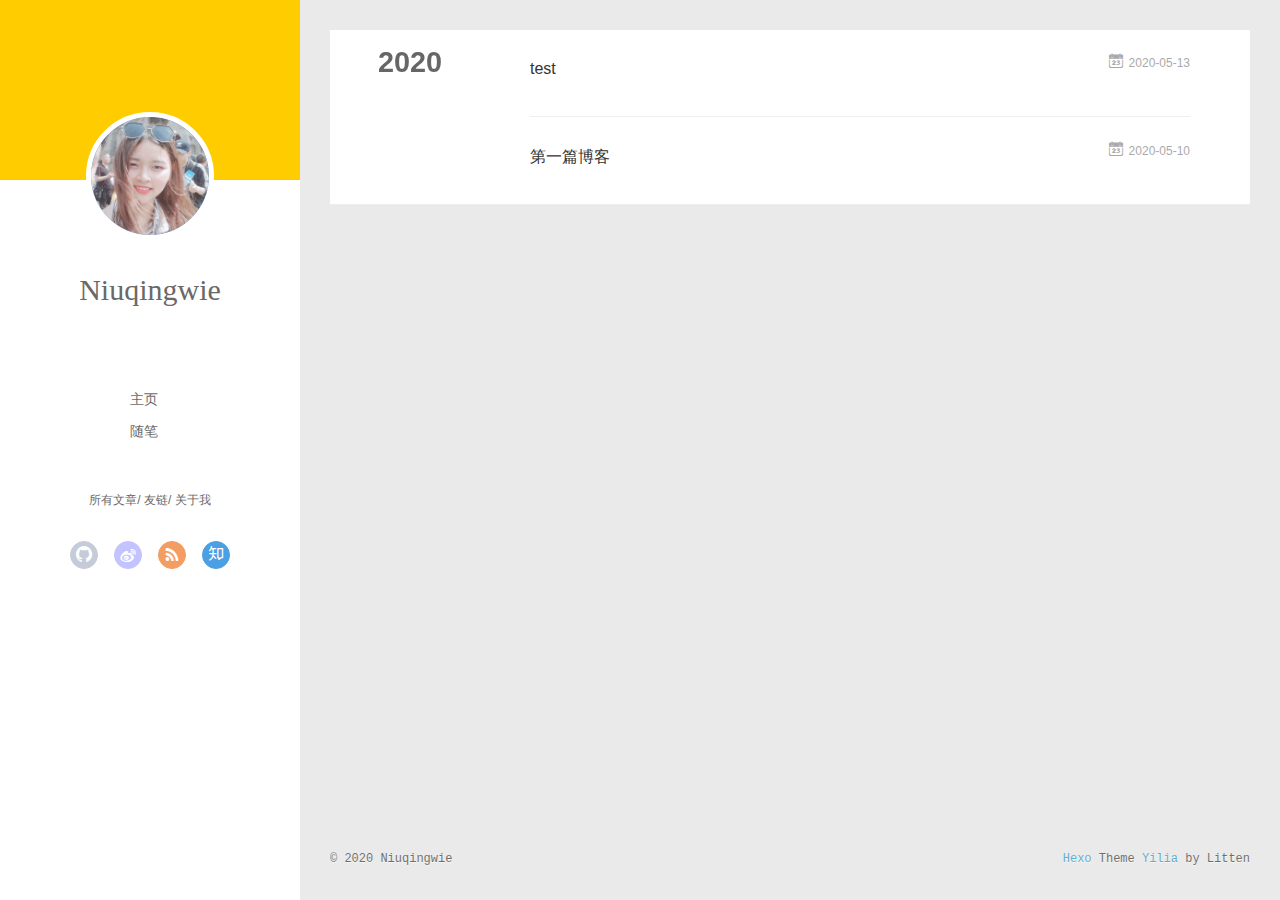
<file: archives/index.html>
<!DOCTYPE html>
<html>
<head>
  <meta charset="utf-8">
  
  <meta name="renderer" content="webkit">
  <meta http-equiv="X-UA-Compatible" content="IE=edge" >
  <link rel="dns-prefetch" href="https://Niuqingwie.github.io">
  <title>Archives | Hexo</title>
  <meta name="viewport" content="width=device-width, initial-scale=1, maximum-scale=1">
  <meta property="og:type" content="website">
<meta property="og:title" content="Hexo">
<meta property="og:url" content="https://niuqingwie.github.io/archives/index.html">
<meta property="og:site_name" content="Hexo">
<meta property="og:locale" content="en_US">
<meta property="article:author" content="Niuqingwie">
<meta name="twitter:card" content="summary">
  
    <link rel="alternative" href="/atom.xml" title="Hexo" type="application/atom+xml">
  
  
    <link rel="icon" href="/favicon.png">
  
  <link rel="stylesheet" type="text/css" href="/./main.0cf68a.css">
  <style type="text/css">
  
    #container.show {
      background: linear-gradient(200deg,#a0cfe4,#e8c37e);
    }
  </style>
  

  

<meta name="generator" content="Hexo 4.2.0"></head>

<body>
  <div id="container" q-class="show:isCtnShow">
    <canvas id="anm-canvas" class="anm-canvas"></canvas>
    <div class="left-col" q-class="show:isShow">
      
<div class="overlay" style="background: #FFCC00"></div>
<div class="intrude-less">
	<header id="header" class="inner">
		<a href="/" class="profilepic">
			<img src="/img/wife.jpg" class="js-avatar">
		</a>
		<hgroup>
		  <h1 class="header-author"><a href="/">Niuqingwie</a></h1>
		</hgroup>
		

		<nav class="header-menu">
			<ul>
			
				<li><a href="/">主页</a></li>
	        
				<li><a href="/tags/%E9%9A%8F%E7%AC%94/">随笔</a></li>
	        
			</ul>
		</nav>
		<nav class="header-smart-menu">
    		
    			
    			<a q-on="click: openSlider(e, 'innerArchive')" href="javascript:void(0)">所有文章</a>
    			
            
    			
    			<a q-on="click: openSlider(e, 'friends')" href="javascript:void(0)">友链</a>
    			
            
    			
    			<a q-on="click: openSlider(e, 'aboutme')" href="javascript:void(0)">关于我</a>
    			
            
		</nav>
		<nav class="header-nav">
			<div class="social">
				
					<a class="github" target="_blank" href="#" title="github"><i class="icon-github"></i></a>
		        
					<a class="weibo" target="_blank" href="#" title="weibo"><i class="icon-weibo"></i></a>
		        
					<a class="rss" target="_blank" href="#" title="rss"><i class="icon-rss"></i></a>
		        
					<a class="zhihu" target="_blank" href="#" title="zhihu"><i class="icon-zhihu"></i></a>
		        
			</div>
		</nav>
	</header>		
</div>

    </div>
    <div class="mid-col" q-class="show:isShow,hide:isShow|isFalse">
      
<nav id="mobile-nav">
  	<div class="overlay js-overlay" style="background: #FFCC00"></div>
	<div class="btnctn js-mobile-btnctn">
  		<div class="slider-trigger list" q-on="click: openSlider(e)"><i class="icon icon-sort"></i></div>
	</div>
	<div class="intrude-less">
		<header id="header" class="inner">
			<div class="profilepic">
				<img src="/img/wife.jpg" class="js-avatar">
			</div>
			<hgroup>
			  <h1 class="header-author js-header-author">Niuqingwie</h1>
			</hgroup>
			
			
			
				
			
				
			
			
			
			<nav class="header-nav">
				<div class="social">
					
						<a class="github" target="_blank" href="#" title="github"><i class="icon-github"></i></a>
			        
						<a class="weibo" target="_blank" href="#" title="weibo"><i class="icon-weibo"></i></a>
			        
						<a class="rss" target="_blank" href="#" title="rss"><i class="icon-rss"></i></a>
			        
						<a class="zhihu" target="_blank" href="#" title="zhihu"><i class="icon-zhihu"></i></a>
			        
				</div>
			</nav>

			<nav class="header-menu js-header-menu">
				<ul style="width: 50%">
				
				
					<li style="width: 50%"><a href="/">主页</a></li>
		        
					<li style="width: 50%"><a href="/tags/%E9%9A%8F%E7%AC%94/">随笔</a></li>
		        
				</ul>
			</nav>
		</header>				
	</div>
	<div class="mobile-mask" style="display:none" q-show="isShow"></div>
</nav>

      <div id="wrapper" class="body-wrap">
        <div class="menu-l">
          <div class="canvas-wrap">
            <canvas data-colors="#eaeaea" data-sectionHeight="100" data-contentId="js-content" id="myCanvas1" class="anm-canvas"></canvas>
          </div>
          <div id="js-content" class="content-ll">
            
  
  
    
    
      
      
      <section class="archives-wrap">
        <div class="archive-year-wrap">
          <a href="/archives/2020" class="archive-year">2020</a>
        </div>
        <div class="archives">
    
    <article class="archive-article archive-type-post">
  <div class="archive-article-inner">
    <header class="archive-article-header">
      	<div class="article-meta">
	      	<a href="/2020/05/13/test/" class="archive-article-date">
  	<time datetime="2020-05-13T02:05:52.000Z" itemprop="datePublished"><i class="icon-calendar icon"></i>2020-05-13</time>
</a>
        </div>
    	 
  
    <h1 itemprop="name">
      <a class="archive-article-title" href="/2020/05/13/test/">test</a>
    </h1>
  

        <div class="article-info info-on-right">
          
          

        </div>
        <div class="clearfix"></div>
    </header>
  </div>
</article>
  
    
    
    <article class="archive-article archive-type-post">
  <div class="archive-article-inner">
    <header class="archive-article-header">
      	<div class="article-meta">
	      	<a href="/2020/05/10/hello-world/" class="archive-article-date">
  	<time datetime="2020-05-10T09:00:24.139Z" itemprop="datePublished"><i class="icon-calendar icon"></i>2020-05-10</time>
</a>
        </div>
    	 
  
    <h1 itemprop="name">
      <a class="archive-article-title" href="/2020/05/10/hello-world/">第一篇博客</a>
    </h1>
  

        <div class="article-info info-on-right">
          
          

        </div>
        <div class="clearfix"></div>
    </header>
  </div>
</article>
  
  
    </div></section>
  

    


          </div>
        </div>
      </div>
      <footer id="footer">
  <div class="outer">
    <div id="footer-info">
    	<div class="footer-left">
    		&copy; 2020 Niuqingwie
    	</div>
      	<div class="footer-right">
      		<a href="http://hexo.io/" target="_blank">Hexo</a>  Theme <a href="https://github.com/litten/hexo-theme-yilia" target="_blank">Yilia</a> by Litten
      	</div>
    </div>
  </div>
</footer>
    </div>
    <script>
	var yiliaConfig = {
		mathjax: false,
		isHome: false,
		isPost: false,
		isArchive: true,
		isTag: false,
		isCategory: false,
		open_in_new: false,
		toc_hide_index: true,
		root: "/",
		innerArchive: true,
		showTags: false
	}
</script>

<script>!function(t){function n(e){if(r[e])return r[e].exports;var i=r[e]={exports:{},id:e,loaded:!1};return t[e].call(i.exports,i,i.exports,n),i.loaded=!0,i.exports}var r={};n.m=t,n.c=r,n.p="./",n(0)}([function(t,n,r){r(195),t.exports=r(191)},function(t,n,r){var e=r(3),i=r(52),o=r(27),u=r(28),c=r(53),f="prototype",a=function(t,n,r){var s,l,h,v,p=t&a.F,d=t&a.G,y=t&a.S,g=t&a.P,b=t&a.B,m=d?e:y?e[n]||(e[n]={}):(e[n]||{})[f],x=d?i:i[n]||(i[n]={}),w=x[f]||(x[f]={});d&&(r=n);for(s in r)l=!p&&m&&void 0!==m[s],h=(l?m:r)[s],v=b&&l?c(h,e):g&&"function"==typeof h?c(Function.call,h):h,m&&u(m,s,h,t&a.U),x[s]!=h&&o(x,s,v),g&&w[s]!=h&&(w[s]=h)};e.core=i,a.F=1,a.G=2,a.S=4,a.P=8,a.B=16,a.W=32,a.U=64,a.R=128,t.exports=a},function(t,n,r){var e=r(6);t.exports=function(t){if(!e(t))throw TypeError(t+" is not an object!");return t}},function(t,n){var r=t.exports="undefined"!=typeof window&&window.Math==Math?window:"undefined"!=typeof self&&self.Math==Math?self:Function("return this")();"number"==typeof __g&&(__g=r)},function(t,n){t.exports=function(t){try{return!!t()}catch(t){return!0}}},function(t,n){var r=t.exports="undefined"!=typeof window&&window.Math==Math?window:"undefined"!=typeof self&&self.Math==Math?self:Function("return this")();"number"==typeof __g&&(__g=r)},function(t,n){t.exports=function(t){return"object"==typeof t?null!==t:"function"==typeof t}},function(t,n,r){var e=r(126)("wks"),i=r(76),o=r(3).Symbol,u="function"==typeof o;(t.exports=function(t){return e[t]||(e[t]=u&&o[t]||(u?o:i)("Symbol."+t))}).store=e},function(t,n){var r={}.hasOwnProperty;t.exports=function(t,n){return r.call(t,n)}},function(t,n,r){var e=r(94),i=r(33);t.exports=function(t){return e(i(t))}},function(t,n,r){t.exports=!r(4)(function(){return 7!=Object.defineProperty({},"a",{get:function(){return 7}}).a})},function(t,n,r){var e=r(2),i=r(167),o=r(50),u=Object.defineProperty;n.f=r(10)?Object.defineProperty:function(t,n,r){if(e(t),n=o(n,!0),e(r),i)try{return u(t,n,r)}catch(t){}if("get"in r||"set"in r)throw TypeError("Accessors not supported!");return"value"in r&&(t[n]=r.value),t}},function(t,n,r){t.exports=!r(18)(function(){return 7!=Object.defineProperty({},"a",{get:function(){return 7}}).a})},function(t,n,r){var e=r(14),i=r(22);t.exports=r(12)?function(t,n,r){return e.f(t,n,i(1,r))}:function(t,n,r){return t[n]=r,t}},function(t,n,r){var e=r(20),i=r(58),o=r(42),u=Object.defineProperty;n.f=r(12)?Object.defineProperty:function(t,n,r){if(e(t),n=o(n,!0),e(r),i)try{return u(t,n,r)}catch(t){}if("get"in r||"set"in r)throw TypeError("Accessors not supported!");return"value"in r&&(t[n]=r.value),t}},function(t,n,r){var e=r(40)("wks"),i=r(23),o=r(5).Symbol,u="function"==typeof o;(t.exports=function(t){return e[t]||(e[t]=u&&o[t]||(u?o:i)("Symbol."+t))}).store=e},function(t,n,r){var e=r(67),i=Math.min;t.exports=function(t){return t>0?i(e(t),9007199254740991):0}},function(t,n,r){var e=r(46);t.exports=function(t){return Object(e(t))}},function(t,n){t.exports=function(t){try{return!!t()}catch(t){return!0}}},function(t,n,r){var e=r(63),i=r(34);t.exports=Object.keys||function(t){return e(t,i)}},function(t,n,r){var e=r(21);t.exports=function(t){if(!e(t))throw TypeError(t+" is not an object!");return t}},function(t,n){t.exports=function(t){return"object"==typeof t?null!==t:"function"==typeof t}},function(t,n){t.exports=function(t,n){return{enumerable:!(1&t),configurable:!(2&t),writable:!(4&t),value:n}}},function(t,n){var r=0,e=Math.random();t.exports=function(t){return"Symbol(".concat(void 0===t?"":t,")_",(++r+e).toString(36))}},function(t,n){var r={}.hasOwnProperty;t.exports=function(t,n){return r.call(t,n)}},function(t,n){var r=t.exports={version:"2.4.0"};"number"==typeof __e&&(__e=r)},function(t,n){t.exports=function(t){if("function"!=typeof t)throw TypeError(t+" is not a function!");return t}},function(t,n,r){var e=r(11),i=r(66);t.exports=r(10)?function(t,n,r){return e.f(t,n,i(1,r))}:function(t,n,r){return t[n]=r,t}},function(t,n,r){var e=r(3),i=r(27),o=r(24),u=r(76)("src"),c="toString",f=Function[c],a=(""+f).split(c);r(52).inspectSource=function(t){return f.call(t)},(t.exports=function(t,n,r,c){var f="function"==typeof r;f&&(o(r,"name")||i(r,"name",n)),t[n]!==r&&(f&&(o(r,u)||i(r,u,t[n]?""+t[n]:a.join(String(n)))),t===e?t[n]=r:c?t[n]?t[n]=r:i(t,n,r):(delete t[n],i(t,n,r)))})(Function.prototype,c,function(){return"function"==typeof this&&this[u]||f.call(this)})},function(t,n,r){var e=r(1),i=r(4),o=r(46),u=function(t,n,r,e){var i=String(o(t)),u="<"+n;return""!==r&&(u+=" "+r+'="'+String(e).replace(/"/g,"&quot;")+'"'),u+">"+i+"</"+n+">"};t.exports=function(t,n){var r={};r[t]=n(u),e(e.P+e.F*i(function(){var n=""[t]('"');return n!==n.toLowerCase()||n.split('"').length>3}),"String",r)}},function(t,n,r){var e=r(115),i=r(46);t.exports=function(t){return e(i(t))}},function(t,n,r){var e=r(116),i=r(66),o=r(30),u=r(50),c=r(24),f=r(167),a=Object.getOwnPropertyDescriptor;n.f=r(10)?a:function(t,n){if(t=o(t),n=u(n,!0),f)try{return a(t,n)}catch(t){}if(c(t,n))return i(!e.f.call(t,n),t[n])}},function(t,n,r){var e=r(24),i=r(17),o=r(145)("IE_PROTO"),u=Object.prototype;t.exports=Object.getPrototypeOf||function(t){return t=i(t),e(t,o)?t[o]:"function"==typeof t.constructor&&t instanceof t.constructor?t.constructor.prototype:t instanceof Object?u:null}},function(t,n){t.exports=function(t){if(void 0==t)throw TypeError("Can't call method on  "+t);return t}},function(t,n){t.exports="constructor,hasOwnProperty,isPrototypeOf,propertyIsEnumerable,toLocaleString,toString,valueOf".split(",")},function(t,n){t.exports={}},function(t,n){t.exports=!0},function(t,n){n.f={}.propertyIsEnumerable},function(t,n,r){var e=r(14).f,i=r(8),o=r(15)("toStringTag");t.exports=function(t,n,r){t&&!i(t=r?t:t.prototype,o)&&e(t,o,{configurable:!0,value:n})}},function(t,n,r){var e=r(40)("keys"),i=r(23);t.exports=function(t){return e[t]||(e[t]=i(t))}},function(t,n,r){var e=r(5),i="__core-js_shared__",o=e[i]||(e[i]={});t.exports=function(t){return o[t]||(o[t]={})}},function(t,n){var r=Math.ceil,e=Math.floor;t.exports=function(t){return isNaN(t=+t)?0:(t>0?e:r)(t)}},function(t,n,r){var e=r(21);t.exports=function(t,n){if(!e(t))return t;var r,i;if(n&&"function"==typeof(r=t.toString)&&!e(i=r.call(t)))return i;if("function"==typeof(r=t.valueOf)&&!e(i=r.call(t)))return i;if(!n&&"function"==typeof(r=t.toString)&&!e(i=r.call(t)))return i;throw TypeError("Can't convert object to primitive value")}},function(t,n,r){var e=r(5),i=r(25),o=r(36),u=r(44),c=r(14).f;t.exports=function(t){var n=i.Symbol||(i.Symbol=o?{}:e.Symbol||{});"_"==t.charAt(0)||t in n||c(n,t,{value:u.f(t)})}},function(t,n,r){n.f=r(15)},function(t,n){var r={}.toString;t.exports=function(t){return r.call(t).slice(8,-1)}},function(t,n){t.exports=function(t){if(void 0==t)throw TypeError("Can't call method on  "+t);return t}},function(t,n,r){var e=r(4);t.exports=function(t,n){return!!t&&e(function(){n?t.call(null,function(){},1):t.call(null)})}},function(t,n,r){var e=r(53),i=r(115),o=r(17),u=r(16),c=r(203);t.exports=function(t,n){var r=1==t,f=2==t,a=3==t,s=4==t,l=6==t,h=5==t||l,v=n||c;return function(n,c,p){for(var d,y,g=o(n),b=i(g),m=e(c,p,3),x=u(b.length),w=0,S=r?v(n,x):f?v(n,0):void 0;x>w;w++)if((h||w in b)&&(d=b[w],y=m(d,w,g),t))if(r)S[w]=y;else if(y)switch(t){case 3:return!0;case 5:return d;case 6:return w;case 2:S.push(d)}else if(s)return!1;return l?-1:a||s?s:S}}},function(t,n,r){var e=r(1),i=r(52),o=r(4);t.exports=function(t,n){var r=(i.Object||{})[t]||Object[t],u={};u[t]=n(r),e(e.S+e.F*o(function(){r(1)}),"Object",u)}},function(t,n,r){var e=r(6);t.exports=function(t,n){if(!e(t))return t;var r,i;if(n&&"function"==typeof(r=t.toString)&&!e(i=r.call(t)))return i;if("function"==typeof(r=t.valueOf)&&!e(i=r.call(t)))return i;if(!n&&"function"==typeof(r=t.toString)&&!e(i=r.call(t)))return i;throw TypeError("Can't convert object to primitive value")}},function(t,n,r){var e=r(5),i=r(25),o=r(91),u=r(13),c="prototype",f=function(t,n,r){var a,s,l,h=t&f.F,v=t&f.G,p=t&f.S,d=t&f.P,y=t&f.B,g=t&f.W,b=v?i:i[n]||(i[n]={}),m=b[c],x=v?e:p?e[n]:(e[n]||{})[c];v&&(r=n);for(a in r)(s=!h&&x&&void 0!==x[a])&&a in b||(l=s?x[a]:r[a],b[a]=v&&"function"!=typeof x[a]?r[a]:y&&s?o(l,e):g&&x[a]==l?function(t){var n=function(n,r,e){if(this instanceof t){switch(arguments.length){case 0:return new t;case 1:return new t(n);case 2:return new t(n,r)}return new t(n,r,e)}return t.apply(this,arguments)};return n[c]=t[c],n}(l):d&&"function"==typeof l?o(Function.call,l):l,d&&((b.virtual||(b.virtual={}))[a]=l,t&f.R&&m&&!m[a]&&u(m,a,l)))};f.F=1,f.G=2,f.S=4,f.P=8,f.B=16,f.W=32,f.U=64,f.R=128,t.exports=f},function(t,n){var r=t.exports={version:"2.4.0"};"number"==typeof __e&&(__e=r)},function(t,n,r){var e=r(26);t.exports=function(t,n,r){if(e(t),void 0===n)return t;switch(r){case 1:return function(r){return t.call(n,r)};case 2:return function(r,e){return t.call(n,r,e)};case 3:return function(r,e,i){return t.call(n,r,e,i)}}return function(){return t.apply(n,arguments)}}},function(t,n,r){var e=r(183),i=r(1),o=r(126)("metadata"),u=o.store||(o.store=new(r(186))),c=function(t,n,r){var i=u.get(t);if(!i){if(!r)return;u.set(t,i=new e)}var o=i.get(n);if(!o){if(!r)return;i.set(n,o=new e)}return o},f=function(t,n,r){var e=c(n,r,!1);return void 0!==e&&e.has(t)},a=function(t,n,r){var e=c(n,r,!1);return void 0===e?void 0:e.get(t)},s=function(t,n,r,e){c(r,e,!0).set(t,n)},l=function(t,n){var r=c(t,n,!1),e=[];return r&&r.forEach(function(t,n){e.push(n)}),e},h=function(t){return void 0===t||"symbol"==typeof t?t:String(t)},v=function(t){i(i.S,"Reflect",t)};t.exports={store:u,map:c,has:f,get:a,set:s,keys:l,key:h,exp:v}},function(t,n,r){"use strict";if(r(10)){var e=r(69),i=r(3),o=r(4),u=r(1),c=r(127),f=r(152),a=r(53),s=r(68),l=r(66),h=r(27),v=r(73),p=r(67),d=r(16),y=r(75),g=r(50),b=r(24),m=r(180),x=r(114),w=r(6),S=r(17),_=r(137),O=r(70),E=r(32),P=r(71).f,j=r(154),F=r(76),M=r(7),A=r(48),N=r(117),T=r(146),I=r(155),k=r(80),L=r(123),R=r(74),C=r(130),D=r(160),U=r(11),W=r(31),G=U.f,B=W.f,V=i.RangeError,z=i.TypeError,q=i.Uint8Array,K="ArrayBuffer",J="Shared"+K,Y="BYTES_PER_ELEMENT",H="prototype",$=Array[H],X=f.ArrayBuffer,Q=f.DataView,Z=A(0),tt=A(2),nt=A(3),rt=A(4),et=A(5),it=A(6),ot=N(!0),ut=N(!1),ct=I.values,ft=I.keys,at=I.entries,st=$.lastIndexOf,lt=$.reduce,ht=$.reduceRight,vt=$.join,pt=$.sort,dt=$.slice,yt=$.toString,gt=$.toLocaleString,bt=M("iterator"),mt=M("toStringTag"),xt=F("typed_constructor"),wt=F("def_constructor"),St=c.CONSTR,_t=c.TYPED,Ot=c.VIEW,Et="Wrong length!",Pt=A(1,function(t,n){return Tt(T(t,t[wt]),n)}),jt=o(function(){return 1===new q(new Uint16Array([1]).buffer)[0]}),Ft=!!q&&!!q[H].set&&o(function(){new q(1).set({})}),Mt=function(t,n){if(void 0===t)throw z(Et);var r=+t,e=d(t);if(n&&!m(r,e))throw V(Et);return e},At=function(t,n){var r=p(t);if(r<0||r%n)throw V("Wrong offset!");return r},Nt=function(t){if(w(t)&&_t in t)return t;throw z(t+" is not a typed array!")},Tt=function(t,n){if(!(w(t)&&xt in t))throw z("It is not a typed array constructor!");return new t(n)},It=function(t,n){return kt(T(t,t[wt]),n)},kt=function(t,n){for(var r=0,e=n.length,i=Tt(t,e);e>r;)i[r]=n[r++];return i},Lt=function(t,n,r){G(t,n,{get:function(){return this._d[r]}})},Rt=function(t){var n,r,e,i,o,u,c=S(t),f=arguments.length,s=f>1?arguments[1]:void 0,l=void 0!==s,h=j(c);if(void 0!=h&&!_(h)){for(u=h.call(c),e=[],n=0;!(o=u.next()).done;n++)e.push(o.value);c=e}for(l&&f>2&&(s=a(s,arguments[2],2)),n=0,r=d(c.length),i=Tt(this,r);r>n;n++)i[n]=l?s(c[n],n):c[n];return i},Ct=function(){for(var t=0,n=arguments.length,r=Tt(this,n);n>t;)r[t]=arguments[t++];return r},Dt=!!q&&o(function(){gt.call(new q(1))}),Ut=function(){return gt.apply(Dt?dt.call(Nt(this)):Nt(this),arguments)},Wt={copyWithin:function(t,n){return D.call(Nt(this),t,n,arguments.length>2?arguments[2]:void 0)},every:function(t){return rt(Nt(this),t,arguments.length>1?arguments[1]:void 0)},fill:function(t){return C.apply(Nt(this),arguments)},filter:function(t){return It(this,tt(Nt(this),t,arguments.length>1?arguments[1]:void 0))},find:function(t){return et(Nt(this),t,arguments.length>1?arguments[1]:void 0)},findIndex:function(t){return it(Nt(this),t,arguments.length>1?arguments[1]:void 0)},forEach:function(t){Z(Nt(this),t,arguments.length>1?arguments[1]:void 0)},indexOf:function(t){return ut(Nt(this),t,arguments.length>1?arguments[1]:void 0)},includes:function(t){return ot(Nt(this),t,arguments.length>1?arguments[1]:void 0)},join:function(t){return vt.apply(Nt(this),arguments)},lastIndexOf:function(t){return st.apply(Nt(this),arguments)},map:function(t){return Pt(Nt(this),t,arguments.length>1?arguments[1]:void 0)},reduce:function(t){return lt.apply(Nt(this),arguments)},reduceRight:function(t){return ht.apply(Nt(this),arguments)},reverse:function(){for(var t,n=this,r=Nt(n).length,e=Math.floor(r/2),i=0;i<e;)t=n[i],n[i++]=n[--r],n[r]=t;return n},some:function(t){return nt(Nt(this),t,arguments.length>1?arguments[1]:void 0)},sort:function(t){return pt.call(Nt(this),t)},subarray:function(t,n){var r=Nt(this),e=r.length,i=y(t,e);return new(T(r,r[wt]))(r.buffer,r.byteOffset+i*r.BYTES_PER_ELEMENT,d((void 0===n?e:y(n,e))-i))}},Gt=function(t,n){return It(this,dt.call(Nt(this),t,n))},Bt=function(t){Nt(this);var n=At(arguments[1],1),r=this.length,e=S(t),i=d(e.length),o=0;if(i+n>r)throw V(Et);for(;o<i;)this[n+o]=e[o++]},Vt={entries:function(){return at.call(Nt(this))},keys:function(){return ft.call(Nt(this))},values:function(){return ct.call(Nt(this))}},zt=function(t,n){return w(t)&&t[_t]&&"symbol"!=typeof n&&n in t&&String(+n)==String(n)},qt=function(t,n){return zt(t,n=g(n,!0))?l(2,t[n]):B(t,n)},Kt=function(t,n,r){return!(zt(t,n=g(n,!0))&&w(r)&&b(r,"value"))||b(r,"get")||b(r,"set")||r.configurable||b(r,"writable")&&!r.writable||b(r,"enumerable")&&!r.enumerable?G(t,n,r):(t[n]=r.value,t)};St||(W.f=qt,U.f=Kt),u(u.S+u.F*!St,"Object",{getOwnPropertyDescriptor:qt,defineProperty:Kt}),o(function(){yt.call({})})&&(yt=gt=function(){return vt.call(this)});var Jt=v({},Wt);v(Jt,Vt),h(Jt,bt,Vt.values),v(Jt,{slice:Gt,set:Bt,constructor:function(){},toString:yt,toLocaleString:Ut}),Lt(Jt,"buffer","b"),Lt(Jt,"byteOffset","o"),Lt(Jt,"byteLength","l"),Lt(Jt,"length","e"),G(Jt,mt,{get:function(){return this[_t]}}),t.exports=function(t,n,r,f){f=!!f;var a=t+(f?"Clamped":"")+"Array",l="Uint8Array"!=a,v="get"+t,p="set"+t,y=i[a],g=y||{},b=y&&E(y),m=!y||!c.ABV,S={},_=y&&y[H],j=function(t,r){var e=t._d;return e.v[v](r*n+e.o,jt)},F=function(t,r,e){var i=t._d;f&&(e=(e=Math.round(e))<0?0:e>255?255:255&e),i.v[p](r*n+i.o,e,jt)},M=function(t,n){G(t,n,{get:function(){return j(this,n)},set:function(t){return F(this,n,t)},enumerable:!0})};m?(y=r(function(t,r,e,i){s(t,y,a,"_d");var o,u,c,f,l=0,v=0;if(w(r)){if(!(r instanceof X||(f=x(r))==K||f==J))return _t in r?kt(y,r):Rt.call(y,r);o=r,v=At(e,n);var p=r.byteLength;if(void 0===i){if(p%n)throw V(Et);if((u=p-v)<0)throw V(Et)}else if((u=d(i)*n)+v>p)throw V(Et);c=u/n}else c=Mt(r,!0),u=c*n,o=new X(u);for(h(t,"_d",{b:o,o:v,l:u,e:c,v:new Q(o)});l<c;)M(t,l++)}),_=y[H]=O(Jt),h(_,"constructor",y)):L(function(t){new y(null),new y(t)},!0)||(y=r(function(t,r,e,i){s(t,y,a);var o;return w(r)?r instanceof X||(o=x(r))==K||o==J?void 0!==i?new g(r,At(e,n),i):void 0!==e?new g(r,At(e,n)):new g(r):_t in r?kt(y,r):Rt.call(y,r):new g(Mt(r,l))}),Z(b!==Function.prototype?P(g).concat(P(b)):P(g),function(t){t in y||h(y,t,g[t])}),y[H]=_,e||(_.constructor=y));var A=_[bt],N=!!A&&("values"==A.name||void 0==A.name),T=Vt.values;h(y,xt,!0),h(_,_t,a),h(_,Ot,!0),h(_,wt,y),(f?new y(1)[mt]==a:mt in _)||G(_,mt,{get:function(){return a}}),S[a]=y,u(u.G+u.W+u.F*(y!=g),S),u(u.S,a,{BYTES_PER_ELEMENT:n,from:Rt,of:Ct}),Y in _||h(_,Y,n),u(u.P,a,Wt),R(a),u(u.P+u.F*Ft,a,{set:Bt}),u(u.P+u.F*!N,a,Vt),u(u.P+u.F*(_.toString!=yt),a,{toString:yt}),u(u.P+u.F*o(function(){new y(1).slice()}),a,{slice:Gt}),u(u.P+u.F*(o(function(){return[1,2].toLocaleString()!=new y([1,2]).toLocaleString()})||!o(function(){_.toLocaleString.call([1,2])})),a,{toLocaleString:Ut}),k[a]=N?A:T,e||N||h(_,bt,T)}}else t.exports=function(){}},function(t,n){var r={}.toString;t.exports=function(t){return r.call(t).slice(8,-1)}},function(t,n,r){var e=r(21),i=r(5).document,o=e(i)&&e(i.createElement);t.exports=function(t){return o?i.createElement(t):{}}},function(t,n,r){t.exports=!r(12)&&!r(18)(function(){return 7!=Object.defineProperty(r(57)("div"),"a",{get:function(){return 7}}).a})},function(t,n,r){"use strict";var e=r(36),i=r(51),o=r(64),u=r(13),c=r(8),f=r(35),a=r(96),s=r(38),l=r(103),h=r(15)("iterator"),v=!([].keys&&"next"in[].keys()),p="keys",d="values",y=function(){return this};t.exports=function(t,n,r,g,b,m,x){a(r,n,g);var w,S,_,O=function(t){if(!v&&t in F)return F[t];switch(t){case p:case d:return function(){return new r(this,t)}}return function(){return new r(this,t)}},E=n+" Iterator",P=b==d,j=!1,F=t.prototype,M=F[h]||F["@@iterator"]||b&&F[b],A=M||O(b),N=b?P?O("entries"):A:void 0,T="Array"==n?F.entries||M:M;if(T&&(_=l(T.call(new t)))!==Object.prototype&&(s(_,E,!0),e||c(_,h)||u(_,h,y)),P&&M&&M.name!==d&&(j=!0,A=function(){return M.call(this)}),e&&!x||!v&&!j&&F[h]||u(F,h,A),f[n]=A,f[E]=y,b)if(w={values:P?A:O(d),keys:m?A:O(p),entries:N},x)for(S in w)S in F||o(F,S,w[S]);else i(i.P+i.F*(v||j),n,w);return w}},function(t,n,r){var e=r(20),i=r(100),o=r(34),u=r(39)("IE_PROTO"),c=function(){},f="prototype",a=function(){var t,n=r(57)("iframe"),e=o.length;for(n.style.display="none",r(93).appendChild(n),n.src="javascript:",t=n.contentWindow.document,t.open(),t.write("<script>document.F=Object<\/script>"),t.close(),a=t.F;e--;)delete a[f][o[e]];return a()};t.exports=Object.create||function(t,n){var r;return null!==t?(c[f]=e(t),r=new c,c[f]=null,r[u]=t):r=a(),void 0===n?r:i(r,n)}},function(t,n,r){var e=r(63),i=r(34).concat("length","prototype");n.f=Object.getOwnPropertyNames||function(t){return e(t,i)}},function(t,n){n.f=Object.getOwnPropertySymbols},function(t,n,r){var e=r(8),i=r(9),o=r(90)(!1),u=r(39)("IE_PROTO");t.exports=function(t,n){var r,c=i(t),f=0,a=[];for(r in c)r!=u&&e(c,r)&&a.push(r);for(;n.length>f;)e(c,r=n[f++])&&(~o(a,r)||a.push(r));return a}},function(t,n,r){t.exports=r(13)},function(t,n,r){var e=r(76)("meta"),i=r(6),o=r(24),u=r(11).f,c=0,f=Object.isExtensible||function(){return!0},a=!r(4)(function(){return f(Object.preventExtensions({}))}),s=function(t){u(t,e,{value:{i:"O"+ ++c,w:{}}})},l=function(t,n){if(!i(t))return"symbol"==typeof t?t:("string"==typeof t?"S":"P")+t;if(!o(t,e)){if(!f(t))return"F";if(!n)return"E";s(t)}return t[e].i},h=function(t,n){if(!o(t,e)){if(!f(t))return!0;if(!n)return!1;s(t)}return t[e].w},v=function(t){return a&&p.NEED&&f(t)&&!o(t,e)&&s(t),t},p=t.exports={KEY:e,NEED:!1,fastKey:l,getWeak:h,onFreeze:v}},function(t,n){t.exports=function(t,n){return{enumerable:!(1&t),configurable:!(2&t),writable:!(4&t),value:n}}},function(t,n){var r=Math.ceil,e=Math.floor;t.exports=function(t){return isNaN(t=+t)?0:(t>0?e:r)(t)}},function(t,n){t.exports=function(t,n,r,e){if(!(t instanceof n)||void 0!==e&&e in t)throw TypeError(r+": incorrect invocation!");return t}},function(t,n){t.exports=!1},function(t,n,r){var e=r(2),i=r(173),o=r(133),u=r(145)("IE_PROTO"),c=function(){},f="prototype",a=function(){var t,n=r(132)("iframe"),e=o.length;for(n.style.display="none",r(135).appendChild(n),n.src="javascript:",t=n.contentWindow.document,t.open(),t.write("<script>document.F=Object<\/script>"),t.close(),a=t.F;e--;)delete a[f][o[e]];return a()};t.exports=Object.create||function(t,n){var r;return null!==t?(c[f]=e(t),r=new c,c[f]=null,r[u]=t):r=a(),void 0===n?r:i(r,n)}},function(t,n,r){var e=r(175),i=r(133).concat("length","prototype");n.f=Object.getOwnPropertyNames||function(t){return e(t,i)}},function(t,n,r){var e=r(175),i=r(133);t.exports=Object.keys||function(t){return e(t,i)}},function(t,n,r){var e=r(28);t.exports=function(t,n,r){for(var i in n)e(t,i,n[i],r);return t}},function(t,n,r){"use strict";var e=r(3),i=r(11),o=r(10),u=r(7)("species");t.exports=function(t){var n=e[t];o&&n&&!n[u]&&i.f(n,u,{configurable:!0,get:function(){return this}})}},function(t,n,r){var e=r(67),i=Math.max,o=Math.min;t.exports=function(t,n){return t=e(t),t<0?i(t+n,0):o(t,n)}},function(t,n){var r=0,e=Math.random();t.exports=function(t){return"Symbol(".concat(void 0===t?"":t,")_",(++r+e).toString(36))}},function(t,n,r){var e=r(33);t.exports=function(t){return Object(e(t))}},function(t,n,r){var e=r(7)("unscopables"),i=Array.prototype;void 0==i[e]&&r(27)(i,e,{}),t.exports=function(t){i[e][t]=!0}},function(t,n,r){var e=r(53),i=r(169),o=r(137),u=r(2),c=r(16),f=r(154),a={},s={},n=t.exports=function(t,n,r,l,h){var v,p,d,y,g=h?function(){return t}:f(t),b=e(r,l,n?2:1),m=0;if("function"!=typeof g)throw TypeError(t+" is not iterable!");if(o(g)){for(v=c(t.length);v>m;m++)if((y=n?b(u(p=t[m])[0],p[1]):b(t[m]))===a||y===s)return y}else for(d=g.call(t);!(p=d.next()).done;)if((y=i(d,b,p.value,n))===a||y===s)return y};n.BREAK=a,n.RETURN=s},function(t,n){t.exports={}},function(t,n,r){var e=r(11).f,i=r(24),o=r(7)("toStringTag");t.exports=function(t,n,r){t&&!i(t=r?t:t.prototype,o)&&e(t,o,{configurable:!0,value:n})}},function(t,n,r){var e=r(1),i=r(46),o=r(4),u=r(150),c="["+u+"]",f="​",a=RegExp("^"+c+c+"*"),s=RegExp(c+c+"*$"),l=function(t,n,r){var i={},c=o(function(){return!!u[t]()||f[t]()!=f}),a=i[t]=c?n(h):u[t];r&&(i[r]=a),e(e.P+e.F*c,"String",i)},h=l.trim=function(t,n){return t=String(i(t)),1&n&&(t=t.replace(a,"")),2&n&&(t=t.replace(s,"")),t};t.exports=l},function(t,n,r){t.exports={default:r(86),__esModule:!0}},function(t,n,r){t.exports={default:r(87),__esModule:!0}},function(t,n,r){"use strict";function e(t){return t&&t.__esModule?t:{default:t}}n.__esModule=!0;var i=r(84),o=e(i),u=r(83),c=e(u),f="function"==typeof c.default&&"symbol"==typeof o.default?function(t){return typeof t}:function(t){return t&&"function"==typeof c.default&&t.constructor===c.default&&t!==c.default.prototype?"symbol":typeof t};n.default="function"==typeof c.default&&"symbol"===f(o.default)?function(t){return void 0===t?"undefined":f(t)}:function(t){return t&&"function"==typeof c.default&&t.constructor===c.default&&t!==c.default.prototype?"symbol":void 0===t?"undefined":f(t)}},function(t,n,r){r(110),r(108),r(111),r(112),t.exports=r(25).Symbol},function(t,n,r){r(109),r(113),t.exports=r(44).f("iterator")},function(t,n){t.exports=function(t){if("function"!=typeof t)throw TypeError(t+" is not a function!");return t}},function(t,n){t.exports=function(){}},function(t,n,r){var e=r(9),i=r(106),o=r(105);t.exports=function(t){return function(n,r,u){var c,f=e(n),a=i(f.length),s=o(u,a);if(t&&r!=r){for(;a>s;)if((c=f[s++])!=c)return!0}else for(;a>s;s++)if((t||s in f)&&f[s]===r)return t||s||0;return!t&&-1}}},function(t,n,r){var e=r(88);t.exports=function(t,n,r){if(e(t),void 0===n)return t;switch(r){case 1:return function(r){return t.call(n,r)};case 2:return function(r,e){return t.call(n,r,e)};case 3:return function(r,e,i){return t.call(n,r,e,i)}}return function(){return t.apply(n,arguments)}}},function(t,n,r){var e=r(19),i=r(62),o=r(37);t.exports=function(t){var n=e(t),r=i.f;if(r)for(var u,c=r(t),f=o.f,a=0;c.length>a;)f.call(t,u=c[a++])&&n.push(u);return n}},function(t,n,r){t.exports=r(5).document&&document.documentElement},function(t,n,r){var e=r(56);t.exports=Object("z").propertyIsEnumerable(0)?Object:function(t){return"String"==e(t)?t.split(""):Object(t)}},function(t,n,r){var e=r(56);t.exports=Array.isArray||function(t){return"Array"==e(t)}},function(t,n,r){"use strict";var e=r(60),i=r(22),o=r(38),u={};r(13)(u,r(15)("iterator"),function(){return this}),t.exports=function(t,n,r){t.prototype=e(u,{next:i(1,r)}),o(t,n+" Iterator")}},function(t,n){t.exports=function(t,n){return{value:n,done:!!t}}},function(t,n,r){var e=r(19),i=r(9);t.exports=function(t,n){for(var r,o=i(t),u=e(o),c=u.length,f=0;c>f;)if(o[r=u[f++]]===n)return r}},function(t,n,r){var e=r(23)("meta"),i=r(21),o=r(8),u=r(14).f,c=0,f=Object.isExtensible||function(){return!0},a=!r(18)(function(){return f(Object.preventExtensions({}))}),s=function(t){u(t,e,{value:{i:"O"+ ++c,w:{}}})},l=function(t,n){if(!i(t))return"symbol"==typeof t?t:("string"==typeof t?"S":"P")+t;if(!o(t,e)){if(!f(t))return"F";if(!n)return"E";s(t)}return t[e].i},h=function(t,n){if(!o(t,e)){if(!f(t))return!0;if(!n)return!1;s(t)}return t[e].w},v=function(t){return a&&p.NEED&&f(t)&&!o(t,e)&&s(t),t},p=t.exports={KEY:e,NEED:!1,fastKey:l,getWeak:h,onFreeze:v}},function(t,n,r){var e=r(14),i=r(20),o=r(19);t.exports=r(12)?Object.defineProperties:function(t,n){i(t);for(var r,u=o(n),c=u.length,f=0;c>f;)e.f(t,r=u[f++],n[r]);return t}},function(t,n,r){var e=r(37),i=r(22),o=r(9),u=r(42),c=r(8),f=r(58),a=Object.getOwnPropertyDescriptor;n.f=r(12)?a:function(t,n){if(t=o(t),n=u(n,!0),f)try{return a(t,n)}catch(t){}if(c(t,n))return i(!e.f.call(t,n),t[n])}},function(t,n,r){var e=r(9),i=r(61).f,o={}.toString,u="object"==typeof window&&window&&Object.getOwnPropertyNames?Object.getOwnPropertyNames(window):[],c=function(t){try{return i(t)}catch(t){return u.slice()}};t.exports.f=function(t){return u&&"[object Window]"==o.call(t)?c(t):i(e(t))}},function(t,n,r){var e=r(8),i=r(77),o=r(39)("IE_PROTO"),u=Object.prototype;t.exports=Object.getPrototypeOf||function(t){return t=i(t),e(t,o)?t[o]:"function"==typeof t.constructor&&t instanceof t.constructor?t.constructor.prototype:t instanceof Object?u:null}},function(t,n,r){var e=r(41),i=r(33);t.exports=function(t){return function(n,r){var o,u,c=String(i(n)),f=e(r),a=c.length;return f<0||f>=a?t?"":void 0:(o=c.charCodeAt(f),o<55296||o>56319||f+1===a||(u=c.charCodeAt(f+1))<56320||u>57343?t?c.charAt(f):o:t?c.slice(f,f+2):u-56320+(o-55296<<10)+65536)}}},function(t,n,r){var e=r(41),i=Math.max,o=Math.min;t.exports=function(t,n){return t=e(t),t<0?i(t+n,0):o(t,n)}},function(t,n,r){var e=r(41),i=Math.min;t.exports=function(t){return t>0?i(e(t),9007199254740991):0}},function(t,n,r){"use strict";var e=r(89),i=r(97),o=r(35),u=r(9);t.exports=r(59)(Array,"Array",function(t,n){this._t=u(t),this._i=0,this._k=n},function(){var t=this._t,n=this._k,r=this._i++;return!t||r>=t.length?(this._t=void 0,i(1)):"keys"==n?i(0,r):"values"==n?i(0,t[r]):i(0,[r,t[r]])},"values"),o.Arguments=o.Array,e("keys"),e("values"),e("entries")},function(t,n){},function(t,n,r){"use strict";var e=r(104)(!0);r(59)(String,"String",function(t){this._t=String(t),this._i=0},function(){var t,n=this._t,r=this._i;return r>=n.length?{value:void 0,done:!0}:(t=e(n,r),this._i+=t.length,{value:t,done:!1})})},function(t,n,r){"use strict";var e=r(5),i=r(8),o=r(12),u=r(51),c=r(64),f=r(99).KEY,a=r(18),s=r(40),l=r(38),h=r(23),v=r(15),p=r(44),d=r(43),y=r(98),g=r(92),b=r(95),m=r(20),x=r(9),w=r(42),S=r(22),_=r(60),O=r(102),E=r(101),P=r(14),j=r(19),F=E.f,M=P.f,A=O.f,N=e.Symbol,T=e.JSON,I=T&&T.stringify,k="prototype",L=v("_hidden"),R=v("toPrimitive"),C={}.propertyIsEnumerable,D=s("symbol-registry"),U=s("symbols"),W=s("op-symbols"),G=Object[k],B="function"==typeof N,V=e.QObject,z=!V||!V[k]||!V[k].findChild,q=o&&a(function(){return 7!=_(M({},"a",{get:function(){return M(this,"a",{value:7}).a}})).a})?function(t,n,r){var e=F(G,n);e&&delete G[n],M(t,n,r),e&&t!==G&&M(G,n,e)}:M,K=function(t){var n=U[t]=_(N[k]);return n._k=t,n},J=B&&"symbol"==typeof N.iterator?function(t){return"symbol"==typeof t}:function(t){return t instanceof N},Y=function(t,n,r){return t===G&&Y(W,n,r),m(t),n=w(n,!0),m(r),i(U,n)?(r.enumerable?(i(t,L)&&t[L][n]&&(t[L][n]=!1),r=_(r,{enumerable:S(0,!1)})):(i(t,L)||M(t,L,S(1,{})),t[L][n]=!0),q(t,n,r)):M(t,n,r)},H=function(t,n){m(t);for(var r,e=g(n=x(n)),i=0,o=e.length;o>i;)Y(t,r=e[i++],n[r]);return t},$=function(t,n){return void 0===n?_(t):H(_(t),n)},X=function(t){var n=C.call(this,t=w(t,!0));return!(this===G&&i(U,t)&&!i(W,t))&&(!(n||!i(this,t)||!i(U,t)||i(this,L)&&this[L][t])||n)},Q=function(t,n){if(t=x(t),n=w(n,!0),t!==G||!i(U,n)||i(W,n)){var r=F(t,n);return!r||!i(U,n)||i(t,L)&&t[L][n]||(r.enumerable=!0),r}},Z=function(t){for(var n,r=A(x(t)),e=[],o=0;r.length>o;)i(U,n=r[o++])||n==L||n==f||e.push(n);return e},tt=function(t){for(var n,r=t===G,e=A(r?W:x(t)),o=[],u=0;e.length>u;)!i(U,n=e[u++])||r&&!i(G,n)||o.push(U[n]);return o};B||(N=function(){if(this instanceof N)throw TypeError("Symbol is not a constructor!");var t=h(arguments.length>0?arguments[0]:void 0),n=function(r){this===G&&n.call(W,r),i(this,L)&&i(this[L],t)&&(this[L][t]=!1),q(this,t,S(1,r))};return o&&z&&q(G,t,{configurable:!0,set:n}),K(t)},c(N[k],"toString",function(){return this._k}),E.f=Q,P.f=Y,r(61).f=O.f=Z,r(37).f=X,r(62).f=tt,o&&!r(36)&&c(G,"propertyIsEnumerable",X,!0),p.f=function(t){return K(v(t))}),u(u.G+u.W+u.F*!B,{Symbol:N});for(var nt="hasInstance,isConcatSpreadable,iterator,match,replace,search,species,split,toPrimitive,toStringTag,unscopables".split(","),rt=0;nt.length>rt;)v(nt[rt++]);for(var nt=j(v.store),rt=0;nt.length>rt;)d(nt[rt++]);u(u.S+u.F*!B,"Symbol",{for:function(t){return i(D,t+="")?D[t]:D[t]=N(t)},keyFor:function(t){if(J(t))return y(D,t);throw TypeError(t+" is not a symbol!")},useSetter:function(){z=!0},useSimple:function(){z=!1}}),u(u.S+u.F*!B,"Object",{create:$,defineProperty:Y,defineProperties:H,getOwnPropertyDescriptor:Q,getOwnPropertyNames:Z,getOwnPropertySymbols:tt}),T&&u(u.S+u.F*(!B||a(function(){var t=N();return"[null]"!=I([t])||"{}"!=I({a:t})||"{}"!=I(Object(t))})),"JSON",{stringify:function(t){if(void 0!==t&&!J(t)){for(var n,r,e=[t],i=1;arguments.length>i;)e.push(arguments[i++]);return n=e[1],"function"==typeof n&&(r=n),!r&&b(n)||(n=function(t,n){if(r&&(n=r.call(this,t,n)),!J(n))return n}),e[1]=n,I.apply(T,e)}}}),N[k][R]||r(13)(N[k],R,N[k].valueOf),l(N,"Symbol"),l(Math,"Math",!0),l(e.JSON,"JSON",!0)},function(t,n,r){r(43)("asyncIterator")},function(t,n,r){r(43)("observable")},function(t,n,r){r(107);for(var e=r(5),i=r(13),o=r(35),u=r(15)("toStringTag"),c=["NodeList","DOMTokenList","MediaList","StyleSheetList","CSSRuleList"],f=0;f<5;f++){var a=c[f],s=e[a],l=s&&s.prototype;l&&!l[u]&&i(l,u,a),o[a]=o.Array}},function(t,n,r){var e=r(45),i=r(7)("toStringTag"),o="Arguments"==e(function(){return arguments}()),u=function(t,n){try{return t[n]}catch(t){}};t.exports=function(t){var n,r,c;return void 0===t?"Undefined":null===t?"Null":"string"==typeof(r=u(n=Object(t),i))?r:o?e(n):"Object"==(c=e(n))&&"function"==typeof n.callee?"Arguments":c}},function(t,n,r){var e=r(45);t.exports=Object("z").propertyIsEnumerable(0)?Object:function(t){return"String"==e(t)?t.split(""):Object(t)}},function(t,n){n.f={}.propertyIsEnumerable},function(t,n,r){var e=r(30),i=r(16),o=r(75);t.exports=function(t){return function(n,r,u){var c,f=e(n),a=i(f.length),s=o(u,a);if(t&&r!=r){for(;a>s;)if((c=f[s++])!=c)return!0}else for(;a>s;s++)if((t||s in f)&&f[s]===r)return t||s||0;return!t&&-1}}},function(t,n,r){"use strict";var e=r(3),i=r(1),o=r(28),u=r(73),c=r(65),f=r(79),a=r(68),s=r(6),l=r(4),h=r(123),v=r(81),p=r(136);t.exports=function(t,n,r,d,y,g){var b=e[t],m=b,x=y?"set":"add",w=m&&m.prototype,S={},_=function(t){var n=w[t];o(w,t,"delete"==t?function(t){return!(g&&!s(t))&&n.call(this,0===t?0:t)}:"has"==t?function(t){return!(g&&!s(t))&&n.call(this,0===t?0:t)}:"get"==t?function(t){return g&&!s(t)?void 0:n.call(this,0===t?0:t)}:"add"==t?function(t){return n.call(this,0===t?0:t),this}:function(t,r){return n.call(this,0===t?0:t,r),this})};if("function"==typeof m&&(g||w.forEach&&!l(function(){(new m).entries().next()}))){var O=new m,E=O[x](g?{}:-0,1)!=O,P=l(function(){O.has(1)}),j=h(function(t){new m(t)}),F=!g&&l(function(){for(var t=new m,n=5;n--;)t[x](n,n);return!t.has(-0)});j||(m=n(function(n,r){a(n,m,t);var e=p(new b,n,m);return void 0!=r&&f(r,y,e[x],e),e}),m.prototype=w,w.constructor=m),(P||F)&&(_("delete"),_("has"),y&&_("get")),(F||E)&&_(x),g&&w.clear&&delete w.clear}else m=d.getConstructor(n,t,y,x),u(m.prototype,r),c.NEED=!0;return v(m,t),S[t]=m,i(i.G+i.W+i.F*(m!=b),S),g||d.setStrong(m,t,y),m}},function(t,n,r){"use strict";var e=r(27),i=r(28),o=r(4),u=r(46),c=r(7);t.exports=function(t,n,r){var f=c(t),a=r(u,f,""[t]),s=a[0],l=a[1];o(function(){var n={};return n[f]=function(){return 7},7!=""[t](n)})&&(i(String.prototype,t,s),e(RegExp.prototype,f,2==n?function(t,n){return l.call(t,this,n)}:function(t){return l.call(t,this)}))}
},function(t,n,r){"use strict";var e=r(2);t.exports=function(){var t=e(this),n="";return t.global&&(n+="g"),t.ignoreCase&&(n+="i"),t.multiline&&(n+="m"),t.unicode&&(n+="u"),t.sticky&&(n+="y"),n}},function(t,n){t.exports=function(t,n,r){var e=void 0===r;switch(n.length){case 0:return e?t():t.call(r);case 1:return e?t(n[0]):t.call(r,n[0]);case 2:return e?t(n[0],n[1]):t.call(r,n[0],n[1]);case 3:return e?t(n[0],n[1],n[2]):t.call(r,n[0],n[1],n[2]);case 4:return e?t(n[0],n[1],n[2],n[3]):t.call(r,n[0],n[1],n[2],n[3])}return t.apply(r,n)}},function(t,n,r){var e=r(6),i=r(45),o=r(7)("match");t.exports=function(t){var n;return e(t)&&(void 0!==(n=t[o])?!!n:"RegExp"==i(t))}},function(t,n,r){var e=r(7)("iterator"),i=!1;try{var o=[7][e]();o.return=function(){i=!0},Array.from(o,function(){throw 2})}catch(t){}t.exports=function(t,n){if(!n&&!i)return!1;var r=!1;try{var o=[7],u=o[e]();u.next=function(){return{done:r=!0}},o[e]=function(){return u},t(o)}catch(t){}return r}},function(t,n,r){t.exports=r(69)||!r(4)(function(){var t=Math.random();__defineSetter__.call(null,t,function(){}),delete r(3)[t]})},function(t,n){n.f=Object.getOwnPropertySymbols},function(t,n,r){var e=r(3),i="__core-js_shared__",o=e[i]||(e[i]={});t.exports=function(t){return o[t]||(o[t]={})}},function(t,n,r){for(var e,i=r(3),o=r(27),u=r(76),c=u("typed_array"),f=u("view"),a=!(!i.ArrayBuffer||!i.DataView),s=a,l=0,h="Int8Array,Uint8Array,Uint8ClampedArray,Int16Array,Uint16Array,Int32Array,Uint32Array,Float32Array,Float64Array".split(",");l<9;)(e=i[h[l++]])?(o(e.prototype,c,!0),o(e.prototype,f,!0)):s=!1;t.exports={ABV:a,CONSTR:s,TYPED:c,VIEW:f}},function(t,n){"use strict";var r={versions:function(){var t=window.navigator.userAgent;return{trident:t.indexOf("Trident")>-1,presto:t.indexOf("Presto")>-1,webKit:t.indexOf("AppleWebKit")>-1,gecko:t.indexOf("Gecko")>-1&&-1==t.indexOf("KHTML"),mobile:!!t.match(/AppleWebKit.*Mobile.*/),ios:!!t.match(/\(i[^;]+;( U;)? CPU.+Mac OS X/),android:t.indexOf("Android")>-1||t.indexOf("Linux")>-1,iPhone:t.indexOf("iPhone")>-1||t.indexOf("Mac")>-1,iPad:t.indexOf("iPad")>-1,webApp:-1==t.indexOf("Safari"),weixin:-1==t.indexOf("MicroMessenger")}}()};t.exports=r},function(t,n,r){"use strict";var e=r(85),i=function(t){return t&&t.__esModule?t:{default:t}}(e),o=function(){function t(t,n,e){return n||e?String.fromCharCode(n||e):r[t]||t}function n(t){return e[t]}var r={"&quot;":'"',"&lt;":"<","&gt;":">","&amp;":"&","&nbsp;":" "},e={};for(var u in r)e[r[u]]=u;return r["&apos;"]="'",e["'"]="&#39;",{encode:function(t){return t?(""+t).replace(/['<> "&]/g,n).replace(/\r?\n/g,"<br/>").replace(/\s/g,"&nbsp;"):""},decode:function(n){return n?(""+n).replace(/<br\s*\/?>/gi,"\n").replace(/&quot;|&lt;|&gt;|&amp;|&nbsp;|&apos;|&#(\d+);|&#(\d+)/g,t).replace(/\u00a0/g," "):""},encodeBase16:function(t){if(!t)return t;t+="";for(var n=[],r=0,e=t.length;e>r;r++)n.push(t.charCodeAt(r).toString(16).toUpperCase());return n.join("")},encodeBase16forJSON:function(t){if(!t)return t;t=t.replace(/[\u4E00-\u9FBF]/gi,function(t){return escape(t).replace("%u","\\u")});for(var n=[],r=0,e=t.length;e>r;r++)n.push(t.charCodeAt(r).toString(16).toUpperCase());return n.join("")},decodeBase16:function(t){if(!t)return t;t+="";for(var n=[],r=0,e=t.length;e>r;r+=2)n.push(String.fromCharCode("0x"+t.slice(r,r+2)));return n.join("")},encodeObject:function(t){if(t instanceof Array)for(var n=0,r=t.length;r>n;n++)t[n]=o.encodeObject(t[n]);else if("object"==(void 0===t?"undefined":(0,i.default)(t)))for(var e in t)t[e]=o.encodeObject(t[e]);else if("string"==typeof t)return o.encode(t);return t},loadScript:function(t){var n=document.createElement("script");document.getElementsByTagName("body")[0].appendChild(n),n.setAttribute("src",t)},addLoadEvent:function(t){var n=window.onload;"function"!=typeof window.onload?window.onload=t:window.onload=function(){n(),t()}}}}();t.exports=o},function(t,n,r){"use strict";var e=r(17),i=r(75),o=r(16);t.exports=function(t){for(var n=e(this),r=o(n.length),u=arguments.length,c=i(u>1?arguments[1]:void 0,r),f=u>2?arguments[2]:void 0,a=void 0===f?r:i(f,r);a>c;)n[c++]=t;return n}},function(t,n,r){"use strict";var e=r(11),i=r(66);t.exports=function(t,n,r){n in t?e.f(t,n,i(0,r)):t[n]=r}},function(t,n,r){var e=r(6),i=r(3).document,o=e(i)&&e(i.createElement);t.exports=function(t){return o?i.createElement(t):{}}},function(t,n){t.exports="constructor,hasOwnProperty,isPrototypeOf,propertyIsEnumerable,toLocaleString,toString,valueOf".split(",")},function(t,n,r){var e=r(7)("match");t.exports=function(t){var n=/./;try{"/./"[t](n)}catch(r){try{return n[e]=!1,!"/./"[t](n)}catch(t){}}return!0}},function(t,n,r){t.exports=r(3).document&&document.documentElement},function(t,n,r){var e=r(6),i=r(144).set;t.exports=function(t,n,r){var o,u=n.constructor;return u!==r&&"function"==typeof u&&(o=u.prototype)!==r.prototype&&e(o)&&i&&i(t,o),t}},function(t,n,r){var e=r(80),i=r(7)("iterator"),o=Array.prototype;t.exports=function(t){return void 0!==t&&(e.Array===t||o[i]===t)}},function(t,n,r){var e=r(45);t.exports=Array.isArray||function(t){return"Array"==e(t)}},function(t,n,r){"use strict";var e=r(70),i=r(66),o=r(81),u={};r(27)(u,r(7)("iterator"),function(){return this}),t.exports=function(t,n,r){t.prototype=e(u,{next:i(1,r)}),o(t,n+" Iterator")}},function(t,n,r){"use strict";var e=r(69),i=r(1),o=r(28),u=r(27),c=r(24),f=r(80),a=r(139),s=r(81),l=r(32),h=r(7)("iterator"),v=!([].keys&&"next"in[].keys()),p="keys",d="values",y=function(){return this};t.exports=function(t,n,r,g,b,m,x){a(r,n,g);var w,S,_,O=function(t){if(!v&&t in F)return F[t];switch(t){case p:case d:return function(){return new r(this,t)}}return function(){return new r(this,t)}},E=n+" Iterator",P=b==d,j=!1,F=t.prototype,M=F[h]||F["@@iterator"]||b&&F[b],A=M||O(b),N=b?P?O("entries"):A:void 0,T="Array"==n?F.entries||M:M;if(T&&(_=l(T.call(new t)))!==Object.prototype&&(s(_,E,!0),e||c(_,h)||u(_,h,y)),P&&M&&M.name!==d&&(j=!0,A=function(){return M.call(this)}),e&&!x||!v&&!j&&F[h]||u(F,h,A),f[n]=A,f[E]=y,b)if(w={values:P?A:O(d),keys:m?A:O(p),entries:N},x)for(S in w)S in F||o(F,S,w[S]);else i(i.P+i.F*(v||j),n,w);return w}},function(t,n){var r=Math.expm1;t.exports=!r||r(10)>22025.465794806718||r(10)<22025.465794806718||-2e-17!=r(-2e-17)?function(t){return 0==(t=+t)?t:t>-1e-6&&t<1e-6?t+t*t/2:Math.exp(t)-1}:r},function(t,n){t.exports=Math.sign||function(t){return 0==(t=+t)||t!=t?t:t<0?-1:1}},function(t,n,r){var e=r(3),i=r(151).set,o=e.MutationObserver||e.WebKitMutationObserver,u=e.process,c=e.Promise,f="process"==r(45)(u);t.exports=function(){var t,n,r,a=function(){var e,i;for(f&&(e=u.domain)&&e.exit();t;){i=t.fn,t=t.next;try{i()}catch(e){throw t?r():n=void 0,e}}n=void 0,e&&e.enter()};if(f)r=function(){u.nextTick(a)};else if(o){var s=!0,l=document.createTextNode("");new o(a).observe(l,{characterData:!0}),r=function(){l.data=s=!s}}else if(c&&c.resolve){var h=c.resolve();r=function(){h.then(a)}}else r=function(){i.call(e,a)};return function(e){var i={fn:e,next:void 0};n&&(n.next=i),t||(t=i,r()),n=i}}},function(t,n,r){var e=r(6),i=r(2),o=function(t,n){if(i(t),!e(n)&&null!==n)throw TypeError(n+": can't set as prototype!")};t.exports={set:Object.setPrototypeOf||("__proto__"in{}?function(t,n,e){try{e=r(53)(Function.call,r(31).f(Object.prototype,"__proto__").set,2),e(t,[]),n=!(t instanceof Array)}catch(t){n=!0}return function(t,r){return o(t,r),n?t.__proto__=r:e(t,r),t}}({},!1):void 0),check:o}},function(t,n,r){var e=r(126)("keys"),i=r(76);t.exports=function(t){return e[t]||(e[t]=i(t))}},function(t,n,r){var e=r(2),i=r(26),o=r(7)("species");t.exports=function(t,n){var r,u=e(t).constructor;return void 0===u||void 0==(r=e(u)[o])?n:i(r)}},function(t,n,r){var e=r(67),i=r(46);t.exports=function(t){return function(n,r){var o,u,c=String(i(n)),f=e(r),a=c.length;return f<0||f>=a?t?"":void 0:(o=c.charCodeAt(f),o<55296||o>56319||f+1===a||(u=c.charCodeAt(f+1))<56320||u>57343?t?c.charAt(f):o:t?c.slice(f,f+2):u-56320+(o-55296<<10)+65536)}}},function(t,n,r){var e=r(122),i=r(46);t.exports=function(t,n,r){if(e(n))throw TypeError("String#"+r+" doesn't accept regex!");return String(i(t))}},function(t,n,r){"use strict";var e=r(67),i=r(46);t.exports=function(t){var n=String(i(this)),r="",o=e(t);if(o<0||o==1/0)throw RangeError("Count can't be negative");for(;o>0;(o>>>=1)&&(n+=n))1&o&&(r+=n);return r}},function(t,n){t.exports="\t\n\v\f\r   ᠎             　\u2028\u2029\ufeff"},function(t,n,r){var e,i,o,u=r(53),c=r(121),f=r(135),a=r(132),s=r(3),l=s.process,h=s.setImmediate,v=s.clearImmediate,p=s.MessageChannel,d=0,y={},g="onreadystatechange",b=function(){var t=+this;if(y.hasOwnProperty(t)){var n=y[t];delete y[t],n()}},m=function(t){b.call(t.data)};h&&v||(h=function(t){for(var n=[],r=1;arguments.length>r;)n.push(arguments[r++]);return y[++d]=function(){c("function"==typeof t?t:Function(t),n)},e(d),d},v=function(t){delete y[t]},"process"==r(45)(l)?e=function(t){l.nextTick(u(b,t,1))}:p?(i=new p,o=i.port2,i.port1.onmessage=m,e=u(o.postMessage,o,1)):s.addEventListener&&"function"==typeof postMessage&&!s.importScripts?(e=function(t){s.postMessage(t+"","*")},s.addEventListener("message",m,!1)):e=g in a("script")?function(t){f.appendChild(a("script"))[g]=function(){f.removeChild(this),b.call(t)}}:function(t){setTimeout(u(b,t,1),0)}),t.exports={set:h,clear:v}},function(t,n,r){"use strict";var e=r(3),i=r(10),o=r(69),u=r(127),c=r(27),f=r(73),a=r(4),s=r(68),l=r(67),h=r(16),v=r(71).f,p=r(11).f,d=r(130),y=r(81),g="ArrayBuffer",b="DataView",m="prototype",x="Wrong length!",w="Wrong index!",S=e[g],_=e[b],O=e.Math,E=e.RangeError,P=e.Infinity,j=S,F=O.abs,M=O.pow,A=O.floor,N=O.log,T=O.LN2,I="buffer",k="byteLength",L="byteOffset",R=i?"_b":I,C=i?"_l":k,D=i?"_o":L,U=function(t,n,r){var e,i,o,u=Array(r),c=8*r-n-1,f=(1<<c)-1,a=f>>1,s=23===n?M(2,-24)-M(2,-77):0,l=0,h=t<0||0===t&&1/t<0?1:0;for(t=F(t),t!=t||t===P?(i=t!=t?1:0,e=f):(e=A(N(t)/T),t*(o=M(2,-e))<1&&(e--,o*=2),t+=e+a>=1?s/o:s*M(2,1-a),t*o>=2&&(e++,o/=2),e+a>=f?(i=0,e=f):e+a>=1?(i=(t*o-1)*M(2,n),e+=a):(i=t*M(2,a-1)*M(2,n),e=0));n>=8;u[l++]=255&i,i/=256,n-=8);for(e=e<<n|i,c+=n;c>0;u[l++]=255&e,e/=256,c-=8);return u[--l]|=128*h,u},W=function(t,n,r){var e,i=8*r-n-1,o=(1<<i)-1,u=o>>1,c=i-7,f=r-1,a=t[f--],s=127&a;for(a>>=7;c>0;s=256*s+t[f],f--,c-=8);for(e=s&(1<<-c)-1,s>>=-c,c+=n;c>0;e=256*e+t[f],f--,c-=8);if(0===s)s=1-u;else{if(s===o)return e?NaN:a?-P:P;e+=M(2,n),s-=u}return(a?-1:1)*e*M(2,s-n)},G=function(t){return t[3]<<24|t[2]<<16|t[1]<<8|t[0]},B=function(t){return[255&t]},V=function(t){return[255&t,t>>8&255]},z=function(t){return[255&t,t>>8&255,t>>16&255,t>>24&255]},q=function(t){return U(t,52,8)},K=function(t){return U(t,23,4)},J=function(t,n,r){p(t[m],n,{get:function(){return this[r]}})},Y=function(t,n,r,e){var i=+r,o=l(i);if(i!=o||o<0||o+n>t[C])throw E(w);var u=t[R]._b,c=o+t[D],f=u.slice(c,c+n);return e?f:f.reverse()},H=function(t,n,r,e,i,o){var u=+r,c=l(u);if(u!=c||c<0||c+n>t[C])throw E(w);for(var f=t[R]._b,a=c+t[D],s=e(+i),h=0;h<n;h++)f[a+h]=s[o?h:n-h-1]},$=function(t,n){s(t,S,g);var r=+n,e=h(r);if(r!=e)throw E(x);return e};if(u.ABV){if(!a(function(){new S})||!a(function(){new S(.5)})){S=function(t){return new j($(this,t))};for(var X,Q=S[m]=j[m],Z=v(j),tt=0;Z.length>tt;)(X=Z[tt++])in S||c(S,X,j[X]);o||(Q.constructor=S)}var nt=new _(new S(2)),rt=_[m].setInt8;nt.setInt8(0,2147483648),nt.setInt8(1,2147483649),!nt.getInt8(0)&&nt.getInt8(1)||f(_[m],{setInt8:function(t,n){rt.call(this,t,n<<24>>24)},setUint8:function(t,n){rt.call(this,t,n<<24>>24)}},!0)}else S=function(t){var n=$(this,t);this._b=d.call(Array(n),0),this[C]=n},_=function(t,n,r){s(this,_,b),s(t,S,b);var e=t[C],i=l(n);if(i<0||i>e)throw E("Wrong offset!");if(r=void 0===r?e-i:h(r),i+r>e)throw E(x);this[R]=t,this[D]=i,this[C]=r},i&&(J(S,k,"_l"),J(_,I,"_b"),J(_,k,"_l"),J(_,L,"_o")),f(_[m],{getInt8:function(t){return Y(this,1,t)[0]<<24>>24},getUint8:function(t){return Y(this,1,t)[0]},getInt16:function(t){var n=Y(this,2,t,arguments[1]);return(n[1]<<8|n[0])<<16>>16},getUint16:function(t){var n=Y(this,2,t,arguments[1]);return n[1]<<8|n[0]},getInt32:function(t){return G(Y(this,4,t,arguments[1]))},getUint32:function(t){return G(Y(this,4,t,arguments[1]))>>>0},getFloat32:function(t){return W(Y(this,4,t,arguments[1]),23,4)},getFloat64:function(t){return W(Y(this,8,t,arguments[1]),52,8)},setInt8:function(t,n){H(this,1,t,B,n)},setUint8:function(t,n){H(this,1,t,B,n)},setInt16:function(t,n){H(this,2,t,V,n,arguments[2])},setUint16:function(t,n){H(this,2,t,V,n,arguments[2])},setInt32:function(t,n){H(this,4,t,z,n,arguments[2])},setUint32:function(t,n){H(this,4,t,z,n,arguments[2])},setFloat32:function(t,n){H(this,4,t,K,n,arguments[2])},setFloat64:function(t,n){H(this,8,t,q,n,arguments[2])}});y(S,g),y(_,b),c(_[m],u.VIEW,!0),n[g]=S,n[b]=_},function(t,n,r){var e=r(3),i=r(52),o=r(69),u=r(182),c=r(11).f;t.exports=function(t){var n=i.Symbol||(i.Symbol=o?{}:e.Symbol||{});"_"==t.charAt(0)||t in n||c(n,t,{value:u.f(t)})}},function(t,n,r){var e=r(114),i=r(7)("iterator"),o=r(80);t.exports=r(52).getIteratorMethod=function(t){if(void 0!=t)return t[i]||t["@@iterator"]||o[e(t)]}},function(t,n,r){"use strict";var e=r(78),i=r(170),o=r(80),u=r(30);t.exports=r(140)(Array,"Array",function(t,n){this._t=u(t),this._i=0,this._k=n},function(){var t=this._t,n=this._k,r=this._i++;return!t||r>=t.length?(this._t=void 0,i(1)):"keys"==n?i(0,r):"values"==n?i(0,t[r]):i(0,[r,t[r]])},"values"),o.Arguments=o.Array,e("keys"),e("values"),e("entries")},function(t,n){function r(t,n){t.classList?t.classList.add(n):t.className+=" "+n}t.exports=r},function(t,n){function r(t,n){if(t.classList)t.classList.remove(n);else{var r=new RegExp("(^|\\b)"+n.split(" ").join("|")+"(\\b|$)","gi");t.className=t.className.replace(r," ")}}t.exports=r},function(t,n){function r(){throw new Error("setTimeout has not been defined")}function e(){throw new Error("clearTimeout has not been defined")}function i(t){if(s===setTimeout)return setTimeout(t,0);if((s===r||!s)&&setTimeout)return s=setTimeout,setTimeout(t,0);try{return s(t,0)}catch(n){try{return s.call(null,t,0)}catch(n){return s.call(this,t,0)}}}function o(t){if(l===clearTimeout)return clearTimeout(t);if((l===e||!l)&&clearTimeout)return l=clearTimeout,clearTimeout(t);try{return l(t)}catch(n){try{return l.call(null,t)}catch(n){return l.call(this,t)}}}function u(){d&&v&&(d=!1,v.length?p=v.concat(p):y=-1,p.length&&c())}function c(){if(!d){var t=i(u);d=!0;for(var n=p.length;n;){for(v=p,p=[];++y<n;)v&&v[y].run();y=-1,n=p.length}v=null,d=!1,o(t)}}function f(t,n){this.fun=t,this.array=n}function a(){}var s,l,h=t.exports={};!function(){try{s="function"==typeof setTimeout?setTimeout:r}catch(t){s=r}try{l="function"==typeof clearTimeout?clearTimeout:e}catch(t){l=e}}();var v,p=[],d=!1,y=-1;h.nextTick=function(t){var n=new Array(arguments.length-1);if(arguments.length>1)for(var r=1;r<arguments.length;r++)n[r-1]=arguments[r];p.push(new f(t,n)),1!==p.length||d||i(c)},f.prototype.run=function(){this.fun.apply(null,this.array)},h.title="browser",h.browser=!0,h.env={},h.argv=[],h.version="",h.versions={},h.on=a,h.addListener=a,h.once=a,h.off=a,h.removeListener=a,h.removeAllListeners=a,h.emit=a,h.prependListener=a,h.prependOnceListener=a,h.listeners=function(t){return[]},h.binding=function(t){throw new Error("process.binding is not supported")},h.cwd=function(){return"/"},h.chdir=function(t){throw new Error("process.chdir is not supported")},h.umask=function(){return 0}},function(t,n,r){var e=r(45);t.exports=function(t,n){if("number"!=typeof t&&"Number"!=e(t))throw TypeError(n);return+t}},function(t,n,r){"use strict";var e=r(17),i=r(75),o=r(16);t.exports=[].copyWithin||function(t,n){var r=e(this),u=o(r.length),c=i(t,u),f=i(n,u),a=arguments.length>2?arguments[2]:void 0,s=Math.min((void 0===a?u:i(a,u))-f,u-c),l=1;for(f<c&&c<f+s&&(l=-1,f+=s-1,c+=s-1);s-- >0;)f in r?r[c]=r[f]:delete r[c],c+=l,f+=l;return r}},function(t,n,r){var e=r(79);t.exports=function(t,n){var r=[];return e(t,!1,r.push,r,n),r}},function(t,n,r){var e=r(26),i=r(17),o=r(115),u=r(16);t.exports=function(t,n,r,c,f){e(n);var a=i(t),s=o(a),l=u(a.length),h=f?l-1:0,v=f?-1:1;if(r<2)for(;;){if(h in s){c=s[h],h+=v;break}if(h+=v,f?h<0:l<=h)throw TypeError("Reduce of empty array with no initial value")}for(;f?h>=0:l>h;h+=v)h in s&&(c=n(c,s[h],h,a));return c}},function(t,n,r){"use strict";var e=r(26),i=r(6),o=r(121),u=[].slice,c={},f=function(t,n,r){if(!(n in c)){for(var e=[],i=0;i<n;i++)e[i]="a["+i+"]";c[n]=Function("F,a","return new F("+e.join(",")+")")}return c[n](t,r)};t.exports=Function.bind||function(t){var n=e(this),r=u.call(arguments,1),c=function(){var e=r.concat(u.call(arguments));return this instanceof c?f(n,e.length,e):o(n,e,t)};return i(n.prototype)&&(c.prototype=n.prototype),c}},function(t,n,r){"use strict";var e=r(11).f,i=r(70),o=r(73),u=r(53),c=r(68),f=r(46),a=r(79),s=r(140),l=r(170),h=r(74),v=r(10),p=r(65).fastKey,d=v?"_s":"size",y=function(t,n){var r,e=p(n);if("F"!==e)return t._i[e];for(r=t._f;r;r=r.n)if(r.k==n)return r};t.exports={getConstructor:function(t,n,r,s){var l=t(function(t,e){c(t,l,n,"_i"),t._i=i(null),t._f=void 0,t._l=void 0,t[d]=0,void 0!=e&&a(e,r,t[s],t)});return o(l.prototype,{clear:function(){for(var t=this,n=t._i,r=t._f;r;r=r.n)r.r=!0,r.p&&(r.p=r.p.n=void 0),delete n[r.i];t._f=t._l=void 0,t[d]=0},delete:function(t){var n=this,r=y(n,t);if(r){var e=r.n,i=r.p;delete n._i[r.i],r.r=!0,i&&(i.n=e),e&&(e.p=i),n._f==r&&(n._f=e),n._l==r&&(n._l=i),n[d]--}return!!r},forEach:function(t){c(this,l,"forEach");for(var n,r=u(t,arguments.length>1?arguments[1]:void 0,3);n=n?n.n:this._f;)for(r(n.v,n.k,this);n&&n.r;)n=n.p},has:function(t){return!!y(this,t)}}),v&&e(l.prototype,"size",{get:function(){return f(this[d])}}),l},def:function(t,n,r){var e,i,o=y(t,n);return o?o.v=r:(t._l=o={i:i=p(n,!0),k:n,v:r,p:e=t._l,n:void 0,r:!1},t._f||(t._f=o),e&&(e.n=o),t[d]++,"F"!==i&&(t._i[i]=o)),t},getEntry:y,setStrong:function(t,n,r){s(t,n,function(t,n){this._t=t,this._k=n,this._l=void 0},function(){for(var t=this,n=t._k,r=t._l;r&&r.r;)r=r.p;return t._t&&(t._l=r=r?r.n:t._t._f)?"keys"==n?l(0,r.k):"values"==n?l(0,r.v):l(0,[r.k,r.v]):(t._t=void 0,l(1))},r?"entries":"values",!r,!0),h(n)}}},function(t,n,r){var e=r(114),i=r(161);t.exports=function(t){return function(){if(e(this)!=t)throw TypeError(t+"#toJSON isn't generic");return i(this)}}},function(t,n,r){"use strict";var e=r(73),i=r(65).getWeak,o=r(2),u=r(6),c=r(68),f=r(79),a=r(48),s=r(24),l=a(5),h=a(6),v=0,p=function(t){return t._l||(t._l=new d)},d=function(){this.a=[]},y=function(t,n){return l(t.a,function(t){return t[0]===n})};d.prototype={get:function(t){var n=y(this,t);if(n)return n[1]},has:function(t){return!!y(this,t)},set:function(t,n){var r=y(this,t);r?r[1]=n:this.a.push([t,n])},delete:function(t){var n=h(this.a,function(n){return n[0]===t});return~n&&this.a.splice(n,1),!!~n}},t.exports={getConstructor:function(t,n,r,o){var a=t(function(t,e){c(t,a,n,"_i"),t._i=v++,t._l=void 0,void 0!=e&&f(e,r,t[o],t)});return e(a.prototype,{delete:function(t){if(!u(t))return!1;var n=i(t);return!0===n?p(this).delete(t):n&&s(n,this._i)&&delete n[this._i]},has:function(t){if(!u(t))return!1;var n=i(t);return!0===n?p(this).has(t):n&&s(n,this._i)}}),a},def:function(t,n,r){var e=i(o(n),!0);return!0===e?p(t).set(n,r):e[t._i]=r,t},ufstore:p}},function(t,n,r){t.exports=!r(10)&&!r(4)(function(){return 7!=Object.defineProperty(r(132)("div"),"a",{get:function(){return 7}}).a})},function(t,n,r){var e=r(6),i=Math.floor;t.exports=function(t){return!e(t)&&isFinite(t)&&i(t)===t}},function(t,n,r){var e=r(2);t.exports=function(t,n,r,i){try{return i?n(e(r)[0],r[1]):n(r)}catch(n){var o=t.return;throw void 0!==o&&e(o.call(t)),n}}},function(t,n){t.exports=function(t,n){return{value:n,done:!!t}}},function(t,n){t.exports=Math.log1p||function(t){return(t=+t)>-1e-8&&t<1e-8?t-t*t/2:Math.log(1+t)}},function(t,n,r){"use strict";var e=r(72),i=r(125),o=r(116),u=r(17),c=r(115),f=Object.assign;t.exports=!f||r(4)(function(){var t={},n={},r=Symbol(),e="abcdefghijklmnopqrst";return t[r]=7,e.split("").forEach(function(t){n[t]=t}),7!=f({},t)[r]||Object.keys(f({},n)).join("")!=e})?function(t,n){for(var r=u(t),f=arguments.length,a=1,s=i.f,l=o.f;f>a;)for(var h,v=c(arguments[a++]),p=s?e(v).concat(s(v)):e(v),d=p.length,y=0;d>y;)l.call(v,h=p[y++])&&(r[h]=v[h]);return r}:f},function(t,n,r){var e=r(11),i=r(2),o=r(72);t.exports=r(10)?Object.defineProperties:function(t,n){i(t);for(var r,u=o(n),c=u.length,f=0;c>f;)e.f(t,r=u[f++],n[r]);return t}},function(t,n,r){var e=r(30),i=r(71).f,o={}.toString,u="object"==typeof window&&window&&Object.getOwnPropertyNames?Object.getOwnPropertyNames(window):[],c=function(t){try{return i(t)}catch(t){return u.slice()}};t.exports.f=function(t){return u&&"[object Window]"==o.call(t)?c(t):i(e(t))}},function(t,n,r){var e=r(24),i=r(30),o=r(117)(!1),u=r(145)("IE_PROTO");t.exports=function(t,n){var r,c=i(t),f=0,a=[];for(r in c)r!=u&&e(c,r)&&a.push(r);for(;n.length>f;)e(c,r=n[f++])&&(~o(a,r)||a.push(r));return a}},function(t,n,r){var e=r(72),i=r(30),o=r(116).f;t.exports=function(t){return function(n){for(var r,u=i(n),c=e(u),f=c.length,a=0,s=[];f>a;)o.call(u,r=c[a++])&&s.push(t?[r,u[r]]:u[r]);return s}}},function(t,n,r){var e=r(71),i=r(125),o=r(2),u=r(3).Reflect;t.exports=u&&u.ownKeys||function(t){var n=e.f(o(t)),r=i.f;return r?n.concat(r(t)):n}},function(t,n,r){var e=r(3).parseFloat,i=r(82).trim;t.exports=1/e(r(150)+"-0")!=-1/0?function(t){var n=i(String(t),3),r=e(n);return 0===r&&"-"==n.charAt(0)?-0:r}:e},function(t,n,r){var e=r(3).parseInt,i=r(82).trim,o=r(150),u=/^[\-+]?0[xX]/;t.exports=8!==e(o+"08")||22!==e(o+"0x16")?function(t,n){var r=i(String(t),3);return e(r,n>>>0||(u.test(r)?16:10))}:e},function(t,n){t.exports=Object.is||function(t,n){return t===n?0!==t||1/t==1/n:t!=t&&n!=n}},function(t,n,r){var e=r(16),i=r(149),o=r(46);t.exports=function(t,n,r,u){var c=String(o(t)),f=c.length,a=void 0===r?" ":String(r),s=e(n);if(s<=f||""==a)return c;var l=s-f,h=i.call(a,Math.ceil(l/a.length));return h.length>l&&(h=h.slice(0,l)),u?h+c:c+h}},function(t,n,r){n.f=r(7)},function(t,n,r){"use strict";var e=r(164);t.exports=r(118)("Map",function(t){return function(){return t(this,arguments.length>0?arguments[0]:void 0)}},{get:function(t){var n=e.getEntry(this,t);return n&&n.v},set:function(t,n){return e.def(this,0===t?0:t,n)}},e,!0)},function(t,n,r){r(10)&&"g"!=/./g.flags&&r(11).f(RegExp.prototype,"flags",{configurable:!0,get:r(120)})},function(t,n,r){"use strict";var e=r(164);t.exports=r(118)("Set",function(t){return function(){return t(this,arguments.length>0?arguments[0]:void 0)}},{add:function(t){return e.def(this,t=0===t?0:t,t)}},e)},function(t,n,r){"use strict";var e,i=r(48)(0),o=r(28),u=r(65),c=r(172),f=r(166),a=r(6),s=u.getWeak,l=Object.isExtensible,h=f.ufstore,v={},p=function(t){return function(){return t(this,arguments.length>0?arguments[0]:void 0)}},d={get:function(t){if(a(t)){var n=s(t);return!0===n?h(this).get(t):n?n[this._i]:void 0}},set:function(t,n){return f.def(this,t,n)}},y=t.exports=r(118)("WeakMap",p,d,f,!0,!0);7!=(new y).set((Object.freeze||Object)(v),7).get(v)&&(e=f.getConstructor(p),c(e.prototype,d),u.NEED=!0,i(["delete","has","get","set"],function(t){var n=y.prototype,r=n[t];o(n,t,function(n,i){if(a(n)&&!l(n)){this._f||(this._f=new e);var o=this._f[t](n,i);return"set"==t?this:o}return r.call(this,n,i)})}))},,,,function(t,n){"use strict";function r(){var t=document.querySelector("#page-nav");if(t&&!document.querySelector("#page-nav .extend.prev")&&(t.innerHTML='<a class="extend prev disabled" rel="prev">&laquo; Prev</a>'+t.innerHTML),t&&!document.querySelector("#page-nav .extend.next")&&(t.innerHTML=t.innerHTML+'<a class="extend next disabled" rel="next">Next &raquo;</a>'),yiliaConfig&&yiliaConfig.open_in_new){document.querySelectorAll(".article-entry a:not(.article-more-a)").forEach(function(t){var n=t.getAttribute("target");n&&""!==n||t.setAttribute("target","_blank")})}if(yiliaConfig&&yiliaConfig.toc_hide_index){document.querySelectorAll(".toc-number").forEach(function(t){t.style.display="none"})}var n=document.querySelector("#js-aboutme");n&&0!==n.length&&(n.innerHTML=n.innerText)}t.exports={init:r}},function(t,n,r){"use strict";function e(t){return t&&t.__esModule?t:{default:t}}function i(t,n){var r=/\/|index.html/g;return t.replace(r,"")===n.replace(r,"")}function o(){for(var t=document.querySelectorAll(".js-header-menu li a"),n=window.location.pathname,r=0,e=t.length;r<e;r++){var o=t[r];i(n,o.getAttribute("href"))&&(0,h.default)(o,"active")}}function u(t){for(var n=t.offsetLeft,r=t.offsetParent;null!==r;)n+=r.offsetLeft,r=r.offsetParent;return n}function c(t){for(var n=t.offsetTop,r=t.offsetParent;null!==r;)n+=r.offsetTop,r=r.offsetParent;return n}function f(t,n,r,e,i){var o=u(t),f=c(t)-n;if(f-r<=i){var a=t.$newDom;a||(a=t.cloneNode(!0),(0,d.default)(t,a),t.$newDom=a,a.style.position="fixed",a.style.top=(r||f)+"px",a.style.left=o+"px",a.style.zIndex=e||2,a.style.width="100%",a.style.color="#fff"),a.style.visibility="visible",t.style.visibility="hidden"}else{t.style.visibility="visible";var s=t.$newDom;s&&(s.style.visibility="hidden")}}function a(){var t=document.querySelector(".js-overlay"),n=document.querySelector(".js-header-menu");f(t,document.body.scrollTop,-63,2,0),f(n,document.body.scrollTop,1,3,0)}function s(){document.querySelector("#container").addEventListener("scroll",function(t){a()}),window.addEventListener("scroll",function(t){a()}),a()}var l=r(156),h=e(l),v=r(157),p=(e(v),r(382)),d=e(p),y=r(128),g=e(y),b=r(190),m=e(b),x=r(129);(function(){g.default.versions.mobile&&window.screen.width<800&&(o(),s())})(),(0,x.addLoadEvent)(function(){m.default.init()}),t.exports={}},,,,function(t,n,r){(function(t){"use strict";function n(t,n,r){t[n]||Object[e](t,n,{writable:!0,configurable:!0,value:r})}if(r(381),r(391),r(198),t._babelPolyfill)throw new Error("only one instance of babel-polyfill is allowed");t._babelPolyfill=!0;var e="defineProperty";n(String.prototype,"padLeft","".padStart),n(String.prototype,"padRight","".padEnd),"pop,reverse,shift,keys,values,entries,indexOf,every,some,forEach,map,filter,find,findIndex,includes,join,slice,concat,push,splice,unshift,sort,lastIndexOf,reduce,reduceRight,copyWithin,fill".split(",").forEach(function(t){[][t]&&n(Array,t,Function.call.bind([][t]))})}).call(n,function(){return this}())},,,function(t,n,r){r(210),t.exports=r(52).RegExp.escape},,,,function(t,n,r){var e=r(6),i=r(138),o=r(7)("species");t.exports=function(t){var n;return i(t)&&(n=t.constructor,"function"!=typeof n||n!==Array&&!i(n.prototype)||(n=void 0),e(n)&&null===(n=n[o])&&(n=void 0)),void 0===n?Array:n}},function(t,n,r){var e=r(202);t.exports=function(t,n){return new(e(t))(n)}},function(t,n,r){"use strict";var e=r(2),i=r(50),o="number";t.exports=function(t){if("string"!==t&&t!==o&&"default"!==t)throw TypeError("Incorrect hint");return i(e(this),t!=o)}},function(t,n,r){var e=r(72),i=r(125),o=r(116);t.exports=function(t){var n=e(t),r=i.f;if(r)for(var u,c=r(t),f=o.f,a=0;c.length>a;)f.call(t,u=c[a++])&&n.push(u);return n}},function(t,n,r){var e=r(72),i=r(30);t.exports=function(t,n){for(var r,o=i(t),u=e(o),c=u.length,f=0;c>f;)if(o[r=u[f++]]===n)return r}},function(t,n,r){"use strict";var e=r(208),i=r(121),o=r(26);t.exports=function(){for(var t=o(this),n=arguments.length,r=Array(n),u=0,c=e._,f=!1;n>u;)(r[u]=arguments[u++])===c&&(f=!0);return function(){var e,o=this,u=arguments.length,a=0,s=0;if(!f&&!u)return i(t,r,o);if(e=r.slice(),f)for(;n>a;a++)e[a]===c&&(e[a]=arguments[s++]);for(;u>s;)e.push(arguments[s++]);return i(t,e,o)}}},function(t,n,r){t.exports=r(3)},function(t,n){t.exports=function(t,n){var r=n===Object(n)?function(t){return n[t]}:n;return function(n){return String(n).replace(t,r)}}},function(t,n,r){var e=r(1),i=r(209)(/[\\^$*+?.()|[\]{}]/g,"\\$&");e(e.S,"RegExp",{escape:function(t){return i(t)}})},function(t,n,r){var e=r(1);e(e.P,"Array",{copyWithin:r(160)}),r(78)("copyWithin")},function(t,n,r){"use strict";var e=r(1),i=r(48)(4);e(e.P+e.F*!r(47)([].every,!0),"Array",{every:function(t){return i(this,t,arguments[1])}})},function(t,n,r){var e=r(1);e(e.P,"Array",{fill:r(130)}),r(78)("fill")},function(t,n,r){"use strict";var e=r(1),i=r(48)(2);e(e.P+e.F*!r(47)([].filter,!0),"Array",{filter:function(t){return i(this,t,arguments[1])}})},function(t,n,r){"use strict";var e=r(1),i=r(48)(6),o="findIndex",u=!0;o in[]&&Array(1)[o](function(){u=!1}),e(e.P+e.F*u,"Array",{findIndex:function(t){return i(this,t,arguments.length>1?arguments[1]:void 0)}}),r(78)(o)},function(t,n,r){"use strict";var e=r(1),i=r(48)(5),o="find",u=!0;o in[]&&Array(1)[o](function(){u=!1}),e(e.P+e.F*u,"Array",{find:function(t){return i(this,t,arguments.length>1?arguments[1]:void 0)}}),r(78)(o)},function(t,n,r){"use strict";var e=r(1),i=r(48)(0),o=r(47)([].forEach,!0);e(e.P+e.F*!o,"Array",{forEach:function(t){return i(this,t,arguments[1])}})},function(t,n,r){"use strict";var e=r(53),i=r(1),o=r(17),u=r(169),c=r(137),f=r(16),a=r(131),s=r(154);i(i.S+i.F*!r(123)(function(t){Array.from(t)}),"Array",{from:function(t){var n,r,i,l,h=o(t),v="function"==typeof this?this:Array,p=arguments.length,d=p>1?arguments[1]:void 0,y=void 0!==d,g=0,b=s(h);if(y&&(d=e(d,p>2?arguments[2]:void 0,2)),void 0==b||v==Array&&c(b))for(n=f(h.length),r=new v(n);n>g;g++)a(r,g,y?d(h[g],g):h[g]);else for(l=b.call(h),r=new v;!(i=l.next()).done;g++)a(r,g,y?u(l,d,[i.value,g],!0):i.value);return r.length=g,r}})},function(t,n,r){"use strict";var e=r(1),i=r(117)(!1),o=[].indexOf,u=!!o&&1/[1].indexOf(1,-0)<0;e(e.P+e.F*(u||!r(47)(o)),"Array",{indexOf:function(t){return u?o.apply(this,arguments)||0:i(this,t,arguments[1])}})},function(t,n,r){var e=r(1);e(e.S,"Array",{isArray:r(138)})},function(t,n,r){"use strict";var e=r(1),i=r(30),o=[].join;e(e.P+e.F*(r(115)!=Object||!r(47)(o)),"Array",{join:function(t){return o.call(i(this),void 0===t?",":t)}})},function(t,n,r){"use strict";var e=r(1),i=r(30),o=r(67),u=r(16),c=[].lastIndexOf,f=!!c&&1/[1].lastIndexOf(1,-0)<0;e(e.P+e.F*(f||!r(47)(c)),"Array",{lastIndexOf:function(t){if(f)return c.apply(this,arguments)||0;var n=i(this),r=u(n.length),e=r-1;for(arguments.length>1&&(e=Math.min(e,o(arguments[1]))),e<0&&(e=r+e);e>=0;e--)if(e in n&&n[e]===t)return e||0;return-1}})},function(t,n,r){"use strict";var e=r(1),i=r(48)(1);e(e.P+e.F*!r(47)([].map,!0),"Array",{map:function(t){return i(this,t,arguments[1])}})},function(t,n,r){"use strict";var e=r(1),i=r(131);e(e.S+e.F*r(4)(function(){function t(){}return!(Array.of.call(t)instanceof t)}),"Array",{of:function(){for(var t=0,n=arguments.length,r=new("function"==typeof this?this:Array)(n);n>t;)i(r,t,arguments[t++]);return r.length=n,r}})},function(t,n,r){"use strict";var e=r(1),i=r(162);e(e.P+e.F*!r(47)([].reduceRight,!0),"Array",{reduceRight:function(t){return i(this,t,arguments.length,arguments[1],!0)}})},function(t,n,r){"use strict";var e=r(1),i=r(162);e(e.P+e.F*!r(47)([].reduce,!0),"Array",{reduce:function(t){return i(this,t,arguments.length,arguments[1],!1)}})},function(t,n,r){"use strict";var e=r(1),i=r(135),o=r(45),u=r(75),c=r(16),f=[].slice;e(e.P+e.F*r(4)(function(){i&&f.call(i)}),"Array",{slice:function(t,n){var r=c(this.length),e=o(this);if(n=void 0===n?r:n,"Array"==e)return f.call(this,t,n);for(var i=u(t,r),a=u(n,r),s=c(a-i),l=Array(s),h=0;h<s;h++)l[h]="String"==e?this.charAt(i+h):this[i+h];return l}})},function(t,n,r){"use strict";var e=r(1),i=r(48)(3);e(e.P+e.F*!r(47)([].some,!0),"Array",{some:function(t){return i(this,t,arguments[1])}})},function(t,n,r){"use strict";var e=r(1),i=r(26),o=r(17),u=r(4),c=[].sort,f=[1,2,3];e(e.P+e.F*(u(function(){f.sort(void 0)})||!u(function(){f.sort(null)})||!r(47)(c)),"Array",{sort:function(t){return void 0===t?c.call(o(this)):c.call(o(this),i(t))}})},function(t,n,r){r(74)("Array")},function(t,n,r){var e=r(1);e(e.S,"Date",{now:function(){return(new Date).getTime()}})},function(t,n,r){"use strict";var e=r(1),i=r(4),o=Date.prototype.getTime,u=function(t){return t>9?t:"0"+t};e(e.P+e.F*(i(function(){return"0385-07-25T07:06:39.999Z"!=new Date(-5e13-1).toISOString()})||!i(function(){new Date(NaN).toISOString()})),"Date",{toISOString:function(){
if(!isFinite(o.call(this)))throw RangeError("Invalid time value");var t=this,n=t.getUTCFullYear(),r=t.getUTCMilliseconds(),e=n<0?"-":n>9999?"+":"";return e+("00000"+Math.abs(n)).slice(e?-6:-4)+"-"+u(t.getUTCMonth()+1)+"-"+u(t.getUTCDate())+"T"+u(t.getUTCHours())+":"+u(t.getUTCMinutes())+":"+u(t.getUTCSeconds())+"."+(r>99?r:"0"+u(r))+"Z"}})},function(t,n,r){"use strict";var e=r(1),i=r(17),o=r(50);e(e.P+e.F*r(4)(function(){return null!==new Date(NaN).toJSON()||1!==Date.prototype.toJSON.call({toISOString:function(){return 1}})}),"Date",{toJSON:function(t){var n=i(this),r=o(n);return"number"!=typeof r||isFinite(r)?n.toISOString():null}})},function(t,n,r){var e=r(7)("toPrimitive"),i=Date.prototype;e in i||r(27)(i,e,r(204))},function(t,n,r){var e=Date.prototype,i="Invalid Date",o="toString",u=e[o],c=e.getTime;new Date(NaN)+""!=i&&r(28)(e,o,function(){var t=c.call(this);return t===t?u.call(this):i})},function(t,n,r){var e=r(1);e(e.P,"Function",{bind:r(163)})},function(t,n,r){"use strict";var e=r(6),i=r(32),o=r(7)("hasInstance"),u=Function.prototype;o in u||r(11).f(u,o,{value:function(t){if("function"!=typeof this||!e(t))return!1;if(!e(this.prototype))return t instanceof this;for(;t=i(t);)if(this.prototype===t)return!0;return!1}})},function(t,n,r){var e=r(11).f,i=r(66),o=r(24),u=Function.prototype,c="name",f=Object.isExtensible||function(){return!0};c in u||r(10)&&e(u,c,{configurable:!0,get:function(){try{var t=this,n=(""+t).match(/^\s*function ([^ (]*)/)[1];return o(t,c)||!f(t)||e(t,c,i(5,n)),n}catch(t){return""}}})},function(t,n,r){var e=r(1),i=r(171),o=Math.sqrt,u=Math.acosh;e(e.S+e.F*!(u&&710==Math.floor(u(Number.MAX_VALUE))&&u(1/0)==1/0),"Math",{acosh:function(t){return(t=+t)<1?NaN:t>94906265.62425156?Math.log(t)+Math.LN2:i(t-1+o(t-1)*o(t+1))}})},function(t,n,r){function e(t){return isFinite(t=+t)&&0!=t?t<0?-e(-t):Math.log(t+Math.sqrt(t*t+1)):t}var i=r(1),o=Math.asinh;i(i.S+i.F*!(o&&1/o(0)>0),"Math",{asinh:e})},function(t,n,r){var e=r(1),i=Math.atanh;e(e.S+e.F*!(i&&1/i(-0)<0),"Math",{atanh:function(t){return 0==(t=+t)?t:Math.log((1+t)/(1-t))/2}})},function(t,n,r){var e=r(1),i=r(142);e(e.S,"Math",{cbrt:function(t){return i(t=+t)*Math.pow(Math.abs(t),1/3)}})},function(t,n,r){var e=r(1);e(e.S,"Math",{clz32:function(t){return(t>>>=0)?31-Math.floor(Math.log(t+.5)*Math.LOG2E):32}})},function(t,n,r){var e=r(1),i=Math.exp;e(e.S,"Math",{cosh:function(t){return(i(t=+t)+i(-t))/2}})},function(t,n,r){var e=r(1),i=r(141);e(e.S+e.F*(i!=Math.expm1),"Math",{expm1:i})},function(t,n,r){var e=r(1),i=r(142),o=Math.pow,u=o(2,-52),c=o(2,-23),f=o(2,127)*(2-c),a=o(2,-126),s=function(t){return t+1/u-1/u};e(e.S,"Math",{fround:function(t){var n,r,e=Math.abs(t),o=i(t);return e<a?o*s(e/a/c)*a*c:(n=(1+c/u)*e,r=n-(n-e),r>f||r!=r?o*(1/0):o*r)}})},function(t,n,r){var e=r(1),i=Math.abs;e(e.S,"Math",{hypot:function(t,n){for(var r,e,o=0,u=0,c=arguments.length,f=0;u<c;)r=i(arguments[u++]),f<r?(e=f/r,o=o*e*e+1,f=r):r>0?(e=r/f,o+=e*e):o+=r;return f===1/0?1/0:f*Math.sqrt(o)}})},function(t,n,r){var e=r(1),i=Math.imul;e(e.S+e.F*r(4)(function(){return-5!=i(4294967295,5)||2!=i.length}),"Math",{imul:function(t,n){var r=65535,e=+t,i=+n,o=r&e,u=r&i;return 0|o*u+((r&e>>>16)*u+o*(r&i>>>16)<<16>>>0)}})},function(t,n,r){var e=r(1);e(e.S,"Math",{log10:function(t){return Math.log(t)/Math.LN10}})},function(t,n,r){var e=r(1);e(e.S,"Math",{log1p:r(171)})},function(t,n,r){var e=r(1);e(e.S,"Math",{log2:function(t){return Math.log(t)/Math.LN2}})},function(t,n,r){var e=r(1);e(e.S,"Math",{sign:r(142)})},function(t,n,r){var e=r(1),i=r(141),o=Math.exp;e(e.S+e.F*r(4)(function(){return-2e-17!=!Math.sinh(-2e-17)}),"Math",{sinh:function(t){return Math.abs(t=+t)<1?(i(t)-i(-t))/2:(o(t-1)-o(-t-1))*(Math.E/2)}})},function(t,n,r){var e=r(1),i=r(141),o=Math.exp;e(e.S,"Math",{tanh:function(t){var n=i(t=+t),r=i(-t);return n==1/0?1:r==1/0?-1:(n-r)/(o(t)+o(-t))}})},function(t,n,r){var e=r(1);e(e.S,"Math",{trunc:function(t){return(t>0?Math.floor:Math.ceil)(t)}})},function(t,n,r){"use strict";var e=r(3),i=r(24),o=r(45),u=r(136),c=r(50),f=r(4),a=r(71).f,s=r(31).f,l=r(11).f,h=r(82).trim,v="Number",p=e[v],d=p,y=p.prototype,g=o(r(70)(y))==v,b="trim"in String.prototype,m=function(t){var n=c(t,!1);if("string"==typeof n&&n.length>2){n=b?n.trim():h(n,3);var r,e,i,o=n.charCodeAt(0);if(43===o||45===o){if(88===(r=n.charCodeAt(2))||120===r)return NaN}else if(48===o){switch(n.charCodeAt(1)){case 66:case 98:e=2,i=49;break;case 79:case 111:e=8,i=55;break;default:return+n}for(var u,f=n.slice(2),a=0,s=f.length;a<s;a++)if((u=f.charCodeAt(a))<48||u>i)return NaN;return parseInt(f,e)}}return+n};if(!p(" 0o1")||!p("0b1")||p("+0x1")){p=function(t){var n=arguments.length<1?0:t,r=this;return r instanceof p&&(g?f(function(){y.valueOf.call(r)}):o(r)!=v)?u(new d(m(n)),r,p):m(n)};for(var x,w=r(10)?a(d):"MAX_VALUE,MIN_VALUE,NaN,NEGATIVE_INFINITY,POSITIVE_INFINITY,EPSILON,isFinite,isInteger,isNaN,isSafeInteger,MAX_SAFE_INTEGER,MIN_SAFE_INTEGER,parseFloat,parseInt,isInteger".split(","),S=0;w.length>S;S++)i(d,x=w[S])&&!i(p,x)&&l(p,x,s(d,x));p.prototype=y,y.constructor=p,r(28)(e,v,p)}},function(t,n,r){var e=r(1);e(e.S,"Number",{EPSILON:Math.pow(2,-52)})},function(t,n,r){var e=r(1),i=r(3).isFinite;e(e.S,"Number",{isFinite:function(t){return"number"==typeof t&&i(t)}})},function(t,n,r){var e=r(1);e(e.S,"Number",{isInteger:r(168)})},function(t,n,r){var e=r(1);e(e.S,"Number",{isNaN:function(t){return t!=t}})},function(t,n,r){var e=r(1),i=r(168),o=Math.abs;e(e.S,"Number",{isSafeInteger:function(t){return i(t)&&o(t)<=9007199254740991}})},function(t,n,r){var e=r(1);e(e.S,"Number",{MAX_SAFE_INTEGER:9007199254740991})},function(t,n,r){var e=r(1);e(e.S,"Number",{MIN_SAFE_INTEGER:-9007199254740991})},function(t,n,r){var e=r(1),i=r(178);e(e.S+e.F*(Number.parseFloat!=i),"Number",{parseFloat:i})},function(t,n,r){var e=r(1),i=r(179);e(e.S+e.F*(Number.parseInt!=i),"Number",{parseInt:i})},function(t,n,r){"use strict";var e=r(1),i=r(67),o=r(159),u=r(149),c=1..toFixed,f=Math.floor,a=[0,0,0,0,0,0],s="Number.toFixed: incorrect invocation!",l="0",h=function(t,n){for(var r=-1,e=n;++r<6;)e+=t*a[r],a[r]=e%1e7,e=f(e/1e7)},v=function(t){for(var n=6,r=0;--n>=0;)r+=a[n],a[n]=f(r/t),r=r%t*1e7},p=function(){for(var t=6,n="";--t>=0;)if(""!==n||0===t||0!==a[t]){var r=String(a[t]);n=""===n?r:n+u.call(l,7-r.length)+r}return n},d=function(t,n,r){return 0===n?r:n%2==1?d(t,n-1,r*t):d(t*t,n/2,r)},y=function(t){for(var n=0,r=t;r>=4096;)n+=12,r/=4096;for(;r>=2;)n+=1,r/=2;return n};e(e.P+e.F*(!!c&&("0.000"!==8e-5.toFixed(3)||"1"!==.9.toFixed(0)||"1.25"!==1.255.toFixed(2)||"1000000000000000128"!==(0xde0b6b3a7640080).toFixed(0))||!r(4)(function(){c.call({})})),"Number",{toFixed:function(t){var n,r,e,c,f=o(this,s),a=i(t),g="",b=l;if(a<0||a>20)throw RangeError(s);if(f!=f)return"NaN";if(f<=-1e21||f>=1e21)return String(f);if(f<0&&(g="-",f=-f),f>1e-21)if(n=y(f*d(2,69,1))-69,r=n<0?f*d(2,-n,1):f/d(2,n,1),r*=4503599627370496,(n=52-n)>0){for(h(0,r),e=a;e>=7;)h(1e7,0),e-=7;for(h(d(10,e,1),0),e=n-1;e>=23;)v(1<<23),e-=23;v(1<<e),h(1,1),v(2),b=p()}else h(0,r),h(1<<-n,0),b=p()+u.call(l,a);return a>0?(c=b.length,b=g+(c<=a?"0."+u.call(l,a-c)+b:b.slice(0,c-a)+"."+b.slice(c-a))):b=g+b,b}})},function(t,n,r){"use strict";var e=r(1),i=r(4),o=r(159),u=1..toPrecision;e(e.P+e.F*(i(function(){return"1"!==u.call(1,void 0)})||!i(function(){u.call({})})),"Number",{toPrecision:function(t){var n=o(this,"Number#toPrecision: incorrect invocation!");return void 0===t?u.call(n):u.call(n,t)}})},function(t,n,r){var e=r(1);e(e.S+e.F,"Object",{assign:r(172)})},function(t,n,r){var e=r(1);e(e.S,"Object",{create:r(70)})},function(t,n,r){var e=r(1);e(e.S+e.F*!r(10),"Object",{defineProperties:r(173)})},function(t,n,r){var e=r(1);e(e.S+e.F*!r(10),"Object",{defineProperty:r(11).f})},function(t,n,r){var e=r(6),i=r(65).onFreeze;r(49)("freeze",function(t){return function(n){return t&&e(n)?t(i(n)):n}})},function(t,n,r){var e=r(30),i=r(31).f;r(49)("getOwnPropertyDescriptor",function(){return function(t,n){return i(e(t),n)}})},function(t,n,r){r(49)("getOwnPropertyNames",function(){return r(174).f})},function(t,n,r){var e=r(17),i=r(32);r(49)("getPrototypeOf",function(){return function(t){return i(e(t))}})},function(t,n,r){var e=r(6);r(49)("isExtensible",function(t){return function(n){return!!e(n)&&(!t||t(n))}})},function(t,n,r){var e=r(6);r(49)("isFrozen",function(t){return function(n){return!e(n)||!!t&&t(n)}})},function(t,n,r){var e=r(6);r(49)("isSealed",function(t){return function(n){return!e(n)||!!t&&t(n)}})},function(t,n,r){var e=r(1);e(e.S,"Object",{is:r(180)})},function(t,n,r){var e=r(17),i=r(72);r(49)("keys",function(){return function(t){return i(e(t))}})},function(t,n,r){var e=r(6),i=r(65).onFreeze;r(49)("preventExtensions",function(t){return function(n){return t&&e(n)?t(i(n)):n}})},function(t,n,r){var e=r(6),i=r(65).onFreeze;r(49)("seal",function(t){return function(n){return t&&e(n)?t(i(n)):n}})},function(t,n,r){var e=r(1);e(e.S,"Object",{setPrototypeOf:r(144).set})},function(t,n,r){"use strict";var e=r(114),i={};i[r(7)("toStringTag")]="z",i+""!="[object z]"&&r(28)(Object.prototype,"toString",function(){return"[object "+e(this)+"]"},!0)},function(t,n,r){var e=r(1),i=r(178);e(e.G+e.F*(parseFloat!=i),{parseFloat:i})},function(t,n,r){var e=r(1),i=r(179);e(e.G+e.F*(parseInt!=i),{parseInt:i})},function(t,n,r){"use strict";var e,i,o,u=r(69),c=r(3),f=r(53),a=r(114),s=r(1),l=r(6),h=r(26),v=r(68),p=r(79),d=r(146),y=r(151).set,g=r(143)(),b="Promise",m=c.TypeError,x=c.process,w=c[b],x=c.process,S="process"==a(x),_=function(){},O=!!function(){try{var t=w.resolve(1),n=(t.constructor={})[r(7)("species")]=function(t){t(_,_)};return(S||"function"==typeof PromiseRejectionEvent)&&t.then(_)instanceof n}catch(t){}}(),E=function(t,n){return t===n||t===w&&n===o},P=function(t){var n;return!(!l(t)||"function"!=typeof(n=t.then))&&n},j=function(t){return E(w,t)?new F(t):new i(t)},F=i=function(t){var n,r;this.promise=new t(function(t,e){if(void 0!==n||void 0!==r)throw m("Bad Promise constructor");n=t,r=e}),this.resolve=h(n),this.reject=h(r)},M=function(t){try{t()}catch(t){return{error:t}}},A=function(t,n){if(!t._n){t._n=!0;var r=t._c;g(function(){for(var e=t._v,i=1==t._s,o=0;r.length>o;)!function(n){var r,o,u=i?n.ok:n.fail,c=n.resolve,f=n.reject,a=n.domain;try{u?(i||(2==t._h&&I(t),t._h=1),!0===u?r=e:(a&&a.enter(),r=u(e),a&&a.exit()),r===n.promise?f(m("Promise-chain cycle")):(o=P(r))?o.call(r,c,f):c(r)):f(e)}catch(t){f(t)}}(r[o++]);t._c=[],t._n=!1,n&&!t._h&&N(t)})}},N=function(t){y.call(c,function(){var n,r,e,i=t._v;if(T(t)&&(n=M(function(){S?x.emit("unhandledRejection",i,t):(r=c.onunhandledrejection)?r({promise:t,reason:i}):(e=c.console)&&e.error&&e.error("Unhandled promise rejection",i)}),t._h=S||T(t)?2:1),t._a=void 0,n)throw n.error})},T=function(t){if(1==t._h)return!1;for(var n,r=t._a||t._c,e=0;r.length>e;)if(n=r[e++],n.fail||!T(n.promise))return!1;return!0},I=function(t){y.call(c,function(){var n;S?x.emit("rejectionHandled",t):(n=c.onrejectionhandled)&&n({promise:t,reason:t._v})})},k=function(t){var n=this;n._d||(n._d=!0,n=n._w||n,n._v=t,n._s=2,n._a||(n._a=n._c.slice()),A(n,!0))},L=function(t){var n,r=this;if(!r._d){r._d=!0,r=r._w||r;try{if(r===t)throw m("Promise can't be resolved itself");(n=P(t))?g(function(){var e={_w:r,_d:!1};try{n.call(t,f(L,e,1),f(k,e,1))}catch(t){k.call(e,t)}}):(r._v=t,r._s=1,A(r,!1))}catch(t){k.call({_w:r,_d:!1},t)}}};O||(w=function(t){v(this,w,b,"_h"),h(t),e.call(this);try{t(f(L,this,1),f(k,this,1))}catch(t){k.call(this,t)}},e=function(t){this._c=[],this._a=void 0,this._s=0,this._d=!1,this._v=void 0,this._h=0,this._n=!1},e.prototype=r(73)(w.prototype,{then:function(t,n){var r=j(d(this,w));return r.ok="function"!=typeof t||t,r.fail="function"==typeof n&&n,r.domain=S?x.domain:void 0,this._c.push(r),this._a&&this._a.push(r),this._s&&A(this,!1),r.promise},catch:function(t){return this.then(void 0,t)}}),F=function(){var t=new e;this.promise=t,this.resolve=f(L,t,1),this.reject=f(k,t,1)}),s(s.G+s.W+s.F*!O,{Promise:w}),r(81)(w,b),r(74)(b),o=r(52)[b],s(s.S+s.F*!O,b,{reject:function(t){var n=j(this);return(0,n.reject)(t),n.promise}}),s(s.S+s.F*(u||!O),b,{resolve:function(t){if(t instanceof w&&E(t.constructor,this))return t;var n=j(this);return(0,n.resolve)(t),n.promise}}),s(s.S+s.F*!(O&&r(123)(function(t){w.all(t).catch(_)})),b,{all:function(t){var n=this,r=j(n),e=r.resolve,i=r.reject,o=M(function(){var r=[],o=0,u=1;p(t,!1,function(t){var c=o++,f=!1;r.push(void 0),u++,n.resolve(t).then(function(t){f||(f=!0,r[c]=t,--u||e(r))},i)}),--u||e(r)});return o&&i(o.error),r.promise},race:function(t){var n=this,r=j(n),e=r.reject,i=M(function(){p(t,!1,function(t){n.resolve(t).then(r.resolve,e)})});return i&&e(i.error),r.promise}})},function(t,n,r){var e=r(1),i=r(26),o=r(2),u=(r(3).Reflect||{}).apply,c=Function.apply;e(e.S+e.F*!r(4)(function(){u(function(){})}),"Reflect",{apply:function(t,n,r){var e=i(t),f=o(r);return u?u(e,n,f):c.call(e,n,f)}})},function(t,n,r){var e=r(1),i=r(70),o=r(26),u=r(2),c=r(6),f=r(4),a=r(163),s=(r(3).Reflect||{}).construct,l=f(function(){function t(){}return!(s(function(){},[],t)instanceof t)}),h=!f(function(){s(function(){})});e(e.S+e.F*(l||h),"Reflect",{construct:function(t,n){o(t),u(n);var r=arguments.length<3?t:o(arguments[2]);if(h&&!l)return s(t,n,r);if(t==r){switch(n.length){case 0:return new t;case 1:return new t(n[0]);case 2:return new t(n[0],n[1]);case 3:return new t(n[0],n[1],n[2]);case 4:return new t(n[0],n[1],n[2],n[3])}var e=[null];return e.push.apply(e,n),new(a.apply(t,e))}var f=r.prototype,v=i(c(f)?f:Object.prototype),p=Function.apply.call(t,v,n);return c(p)?p:v}})},function(t,n,r){var e=r(11),i=r(1),o=r(2),u=r(50);i(i.S+i.F*r(4)(function(){Reflect.defineProperty(e.f({},1,{value:1}),1,{value:2})}),"Reflect",{defineProperty:function(t,n,r){o(t),n=u(n,!0),o(r);try{return e.f(t,n,r),!0}catch(t){return!1}}})},function(t,n,r){var e=r(1),i=r(31).f,o=r(2);e(e.S,"Reflect",{deleteProperty:function(t,n){var r=i(o(t),n);return!(r&&!r.configurable)&&delete t[n]}})},function(t,n,r){"use strict";var e=r(1),i=r(2),o=function(t){this._t=i(t),this._i=0;var n,r=this._k=[];for(n in t)r.push(n)};r(139)(o,"Object",function(){var t,n=this,r=n._k;do{if(n._i>=r.length)return{value:void 0,done:!0}}while(!((t=r[n._i++])in n._t));return{value:t,done:!1}}),e(e.S,"Reflect",{enumerate:function(t){return new o(t)}})},function(t,n,r){var e=r(31),i=r(1),o=r(2);i(i.S,"Reflect",{getOwnPropertyDescriptor:function(t,n){return e.f(o(t),n)}})},function(t,n,r){var e=r(1),i=r(32),o=r(2);e(e.S,"Reflect",{getPrototypeOf:function(t){return i(o(t))}})},function(t,n,r){function e(t,n){var r,c,s=arguments.length<3?t:arguments[2];return a(t)===s?t[n]:(r=i.f(t,n))?u(r,"value")?r.value:void 0!==r.get?r.get.call(s):void 0:f(c=o(t))?e(c,n,s):void 0}var i=r(31),o=r(32),u=r(24),c=r(1),f=r(6),a=r(2);c(c.S,"Reflect",{get:e})},function(t,n,r){var e=r(1);e(e.S,"Reflect",{has:function(t,n){return n in t}})},function(t,n,r){var e=r(1),i=r(2),o=Object.isExtensible;e(e.S,"Reflect",{isExtensible:function(t){return i(t),!o||o(t)}})},function(t,n,r){var e=r(1);e(e.S,"Reflect",{ownKeys:r(177)})},function(t,n,r){var e=r(1),i=r(2),o=Object.preventExtensions;e(e.S,"Reflect",{preventExtensions:function(t){i(t);try{return o&&o(t),!0}catch(t){return!1}}})},function(t,n,r){var e=r(1),i=r(144);i&&e(e.S,"Reflect",{setPrototypeOf:function(t,n){i.check(t,n);try{return i.set(t,n),!0}catch(t){return!1}}})},function(t,n,r){function e(t,n,r){var f,h,v=arguments.length<4?t:arguments[3],p=o.f(s(t),n);if(!p){if(l(h=u(t)))return e(h,n,r,v);p=a(0)}return c(p,"value")?!(!1===p.writable||!l(v)||(f=o.f(v,n)||a(0),f.value=r,i.f(v,n,f),0)):void 0!==p.set&&(p.set.call(v,r),!0)}var i=r(11),o=r(31),u=r(32),c=r(24),f=r(1),a=r(66),s=r(2),l=r(6);f(f.S,"Reflect",{set:e})},function(t,n,r){var e=r(3),i=r(136),o=r(11).f,u=r(71).f,c=r(122),f=r(120),a=e.RegExp,s=a,l=a.prototype,h=/a/g,v=/a/g,p=new a(h)!==h;if(r(10)&&(!p||r(4)(function(){return v[r(7)("match")]=!1,a(h)!=h||a(v)==v||"/a/i"!=a(h,"i")}))){a=function(t,n){var r=this instanceof a,e=c(t),o=void 0===n;return!r&&e&&t.constructor===a&&o?t:i(p?new s(e&&!o?t.source:t,n):s((e=t instanceof a)?t.source:t,e&&o?f.call(t):n),r?this:l,a)};for(var d=u(s),y=0;d.length>y;)!function(t){t in a||o(a,t,{configurable:!0,get:function(){return s[t]},set:function(n){s[t]=n}})}(d[y++]);l.constructor=a,a.prototype=l,r(28)(e,"RegExp",a)}r(74)("RegExp")},function(t,n,r){r(119)("match",1,function(t,n,r){return[function(r){"use strict";var e=t(this),i=void 0==r?void 0:r[n];return void 0!==i?i.call(r,e):new RegExp(r)[n](String(e))},r]})},function(t,n,r){r(119)("replace",2,function(t,n,r){return[function(e,i){"use strict";var o=t(this),u=void 0==e?void 0:e[n];return void 0!==u?u.call(e,o,i):r.call(String(o),e,i)},r]})},function(t,n,r){r(119)("search",1,function(t,n,r){return[function(r){"use strict";var e=t(this),i=void 0==r?void 0:r[n];return void 0!==i?i.call(r,e):new RegExp(r)[n](String(e))},r]})},function(t,n,r){r(119)("split",2,function(t,n,e){"use strict";var i=r(122),o=e,u=[].push,c="split",f="length",a="lastIndex";if("c"=="abbc"[c](/(b)*/)[1]||4!="test"[c](/(?:)/,-1)[f]||2!="ab"[c](/(?:ab)*/)[f]||4!="."[c](/(.?)(.?)/)[f]||"."[c](/()()/)[f]>1||""[c](/.?/)[f]){var s=void 0===/()??/.exec("")[1];e=function(t,n){var r=String(this);if(void 0===t&&0===n)return[];if(!i(t))return o.call(r,t,n);var e,c,l,h,v,p=[],d=(t.ignoreCase?"i":"")+(t.multiline?"m":"")+(t.unicode?"u":"")+(t.sticky?"y":""),y=0,g=void 0===n?4294967295:n>>>0,b=new RegExp(t.source,d+"g");for(s||(e=new RegExp("^"+b.source+"$(?!\\s)",d));(c=b.exec(r))&&!((l=c.index+c[0][f])>y&&(p.push(r.slice(y,c.index)),!s&&c[f]>1&&c[0].replace(e,function(){for(v=1;v<arguments[f]-2;v++)void 0===arguments[v]&&(c[v]=void 0)}),c[f]>1&&c.index<r[f]&&u.apply(p,c.slice(1)),h=c[0][f],y=l,p[f]>=g));)b[a]===c.index&&b[a]++;return y===r[f]?!h&&b.test("")||p.push(""):p.push(r.slice(y)),p[f]>g?p.slice(0,g):p}}else"0"[c](void 0,0)[f]&&(e=function(t,n){return void 0===t&&0===n?[]:o.call(this,t,n)});return[function(r,i){var o=t(this),u=void 0==r?void 0:r[n];return void 0!==u?u.call(r,o,i):e.call(String(o),r,i)},e]})},function(t,n,r){"use strict";r(184);var e=r(2),i=r(120),o=r(10),u="toString",c=/./[u],f=function(t){r(28)(RegExp.prototype,u,t,!0)};r(4)(function(){return"/a/b"!=c.call({source:"a",flags:"b"})})?f(function(){var t=e(this);return"/".concat(t.source,"/","flags"in t?t.flags:!o&&t instanceof RegExp?i.call(t):void 0)}):c.name!=u&&f(function(){return c.call(this)})},function(t,n,r){"use strict";r(29)("anchor",function(t){return function(n){return t(this,"a","name",n)}})},function(t,n,r){"use strict";r(29)("big",function(t){return function(){return t(this,"big","","")}})},function(t,n,r){"use strict";r(29)("blink",function(t){return function(){return t(this,"blink","","")}})},function(t,n,r){"use strict";r(29)("bold",function(t){return function(){return t(this,"b","","")}})},function(t,n,r){"use strict";var e=r(1),i=r(147)(!1);e(e.P,"String",{codePointAt:function(t){return i(this,t)}})},function(t,n,r){"use strict";var e=r(1),i=r(16),o=r(148),u="endsWith",c=""[u];e(e.P+e.F*r(134)(u),"String",{endsWith:function(t){var n=o(this,t,u),r=arguments.length>1?arguments[1]:void 0,e=i(n.length),f=void 0===r?e:Math.min(i(r),e),a=String(t);return c?c.call(n,a,f):n.slice(f-a.length,f)===a}})},function(t,n,r){"use strict";r(29)("fixed",function(t){return function(){return t(this,"tt","","")}})},function(t,n,r){"use strict";r(29)("fontcolor",function(t){return function(n){return t(this,"font","color",n)}})},function(t,n,r){"use strict";r(29)("fontsize",function(t){return function(n){return t(this,"font","size",n)}})},function(t,n,r){var e=r(1),i=r(75),o=String.fromCharCode,u=String.fromCodePoint;e(e.S+e.F*(!!u&&1!=u.length),"String",{fromCodePoint:function(t){for(var n,r=[],e=arguments.length,u=0;e>u;){if(n=+arguments[u++],i(n,1114111)!==n)throw RangeError(n+" is not a valid code point");r.push(n<65536?o(n):o(55296+((n-=65536)>>10),n%1024+56320))}return r.join("")}})},function(t,n,r){"use strict";var e=r(1),i=r(148),o="includes";e(e.P+e.F*r(134)(o),"String",{includes:function(t){return!!~i(this,t,o).indexOf(t,arguments.length>1?arguments[1]:void 0)}})},function(t,n,r){"use strict";r(29)("italics",function(t){return function(){return t(this,"i","","")}})},function(t,n,r){"use strict";var e=r(147)(!0);r(140)(String,"String",function(t){this._t=String(t),this._i=0},function(){var t,n=this._t,r=this._i;return r>=n.length?{value:void 0,done:!0}:(t=e(n,r),this._i+=t.length,{value:t,done:!1})})},function(t,n,r){"use strict";r(29)("link",function(t){return function(n){return t(this,"a","href",n)}})},function(t,n,r){var e=r(1),i=r(30),o=r(16);e(e.S,"String",{raw:function(t){for(var n=i(t.raw),r=o(n.length),e=arguments.length,u=[],c=0;r>c;)u.push(String(n[c++])),c<e&&u.push(String(arguments[c]));return u.join("")}})},function(t,n,r){var e=r(1);e(e.P,"String",{repeat:r(149)})},function(t,n,r){"use strict";r(29)("small",function(t){return function(){return t(this,"small","","")}})},function(t,n,r){"use strict";var e=r(1),i=r(16),o=r(148),u="startsWith",c=""[u];e(e.P+e.F*r(134)(u),"String",{startsWith:function(t){var n=o(this,t,u),r=i(Math.min(arguments.length>1?arguments[1]:void 0,n.length)),e=String(t);return c?c.call(n,e,r):n.slice(r,r+e.length)===e}})},function(t,n,r){"use strict";r(29)("strike",function(t){return function(){return t(this,"strike","","")}})},function(t,n,r){"use strict";r(29)("sub",function(t){return function(){return t(this,"sub","","")}})},function(t,n,r){"use strict";r(29)("sup",function(t){return function(){return t(this,"sup","","")}})},function(t,n,r){"use strict";r(82)("trim",function(t){return function(){return t(this,3)}})},function(t,n,r){"use strict";var e=r(3),i=r(24),o=r(10),u=r(1),c=r(28),f=r(65).KEY,a=r(4),s=r(126),l=r(81),h=r(76),v=r(7),p=r(182),d=r(153),y=r(206),g=r(205),b=r(138),m=r(2),x=r(30),w=r(50),S=r(66),_=r(70),O=r(174),E=r(31),P=r(11),j=r(72),F=E.f,M=P.f,A=O.f,N=e.Symbol,T=e.JSON,I=T&&T.stringify,k="prototype",L=v("_hidden"),R=v("toPrimitive"),C={}.propertyIsEnumerable,D=s("symbol-registry"),U=s("symbols"),W=s("op-symbols"),G=Object[k],B="function"==typeof N,V=e.QObject,z=!V||!V[k]||!V[k].findChild,q=o&&a(function(){return 7!=_(M({},"a",{get:function(){return M(this,"a",{value:7}).a}})).a})?function(t,n,r){var e=F(G,n);e&&delete G[n],M(t,n,r),e&&t!==G&&M(G,n,e)}:M,K=function(t){var n=U[t]=_(N[k]);return n._k=t,n},J=B&&"symbol"==typeof N.iterator?function(t){return"symbol"==typeof t}:function(t){return t instanceof N},Y=function(t,n,r){return t===G&&Y(W,n,r),m(t),n=w(n,!0),m(r),i(U,n)?(r.enumerable?(i(t,L)&&t[L][n]&&(t[L][n]=!1),r=_(r,{enumerable:S(0,!1)})):(i(t,L)||M(t,L,S(1,{})),t[L][n]=!0),q(t,n,r)):M(t,n,r)},H=function(t,n){m(t);for(var r,e=g(n=x(n)),i=0,o=e.length;o>i;)Y(t,r=e[i++],n[r]);return t},$=function(t,n){return void 0===n?_(t):H(_(t),n)},X=function(t){var n=C.call(this,t=w(t,!0));return!(this===G&&i(U,t)&&!i(W,t))&&(!(n||!i(this,t)||!i(U,t)||i(this,L)&&this[L][t])||n)},Q=function(t,n){if(t=x(t),n=w(n,!0),t!==G||!i(U,n)||i(W,n)){var r=F(t,n);return!r||!i(U,n)||i(t,L)&&t[L][n]||(r.enumerable=!0),r}},Z=function(t){for(var n,r=A(x(t)),e=[],o=0;r.length>o;)i(U,n=r[o++])||n==L||n==f||e.push(n);return e},tt=function(t){for(var n,r=t===G,e=A(r?W:x(t)),o=[],u=0;e.length>u;)!i(U,n=e[u++])||r&&!i(G,n)||o.push(U[n]);return o};B||(N=function(){if(this instanceof N)throw TypeError("Symbol is not a constructor!");var t=h(arguments.length>0?arguments[0]:void 0),n=function(r){this===G&&n.call(W,r),i(this,L)&&i(this[L],t)&&(this[L][t]=!1),q(this,t,S(1,r))};return o&&z&&q(G,t,{configurable:!0,set:n}),K(t)},c(N[k],"toString",function(){return this._k}),E.f=Q,P.f=Y,r(71).f=O.f=Z,r(116).f=X,r(125).f=tt,o&&!r(69)&&c(G,"propertyIsEnumerable",X,!0),p.f=function(t){return K(v(t))}),u(u.G+u.W+u.F*!B,{Symbol:N});for(var nt="hasInstance,isConcatSpreadable,iterator,match,replace,search,species,split,toPrimitive,toStringTag,unscopables".split(","),rt=0;nt.length>rt;)v(nt[rt++]);for(var nt=j(v.store),rt=0;nt.length>rt;)d(nt[rt++]);u(u.S+u.F*!B,"Symbol",{for:function(t){return i(D,t+="")?D[t]:D[t]=N(t)},keyFor:function(t){if(J(t))return y(D,t);throw TypeError(t+" is not a symbol!")},useSetter:function(){z=!0},useSimple:function(){z=!1}}),u(u.S+u.F*!B,"Object",{create:$,defineProperty:Y,defineProperties:H,getOwnPropertyDescriptor:Q,getOwnPropertyNames:Z,getOwnPropertySymbols:tt}),T&&u(u.S+u.F*(!B||a(function(){var t=N();return"[null]"!=I([t])||"{}"!=I({a:t})||"{}"!=I(Object(t))})),"JSON",{stringify:function(t){if(void 0!==t&&!J(t)){for(var n,r,e=[t],i=1;arguments.length>i;)e.push(arguments[i++]);return n=e[1],"function"==typeof n&&(r=n),!r&&b(n)||(n=function(t,n){if(r&&(n=r.call(this,t,n)),!J(n))return n}),e[1]=n,I.apply(T,e)}}}),N[k][R]||r(27)(N[k],R,N[k].valueOf),l(N,"Symbol"),l(Math,"Math",!0),l(e.JSON,"JSON",!0)},function(t,n,r){"use strict";var e=r(1),i=r(127),o=r(152),u=r(2),c=r(75),f=r(16),a=r(6),s=r(3).ArrayBuffer,l=r(146),h=o.ArrayBuffer,v=o.DataView,p=i.ABV&&s.isView,d=h.prototype.slice,y=i.VIEW,g="ArrayBuffer";e(e.G+e.W+e.F*(s!==h),{ArrayBuffer:h}),e(e.S+e.F*!i.CONSTR,g,{isView:function(t){return p&&p(t)||a(t)&&y in t}}),e(e.P+e.U+e.F*r(4)(function(){return!new h(2).slice(1,void 0).byteLength}),g,{slice:function(t,n){if(void 0!==d&&void 0===n)return d.call(u(this),t);for(var r=u(this).byteLength,e=c(t,r),i=c(void 0===n?r:n,r),o=new(l(this,h))(f(i-e)),a=new v(this),s=new v(o),p=0;e<i;)s.setUint8(p++,a.getUint8(e++));return o}}),r(74)(g)},function(t,n,r){var e=r(1);e(e.G+e.W+e.F*!r(127).ABV,{DataView:r(152).DataView})},function(t,n,r){r(55)("Float32",4,function(t){return function(n,r,e){return t(this,n,r,e)}})},function(t,n,r){r(55)("Float64",8,function(t){return function(n,r,e){return t(this,n,r,e)}})},function(t,n,r){r(55)("Int16",2,function(t){return function(n,r,e){return t(this,n,r,e)}})},function(t,n,r){r(55)("Int32",4,function(t){return function(n,r,e){return t(this,n,r,e)}})},function(t,n,r){r(55)("Int8",1,function(t){return function(n,r,e){return t(this,n,r,e)}})},function(t,n,r){r(55)("Uint16",2,function(t){return function(n,r,e){return t(this,n,r,e)}})},function(t,n,r){r(55)("Uint32",4,function(t){return function(n,r,e){return t(this,n,r,e)}})},function(t,n,r){r(55)("Uint8",1,function(t){return function(n,r,e){return t(this,n,r,e)}})},function(t,n,r){r(55)("Uint8",1,function(t){return function(n,r,e){return t(this,n,r,e)}},!0)},function(t,n,r){"use strict";var e=r(166);r(118)("WeakSet",function(t){return function(){return t(this,arguments.length>0?arguments[0]:void 0)}},{add:function(t){return e.def(this,t,!0)}},e,!1,!0)},function(t,n,r){"use strict";var e=r(1),i=r(117)(!0);e(e.P,"Array",{includes:function(t){return i(this,t,arguments.length>1?arguments[1]:void 0)}}),r(78)("includes")},function(t,n,r){var e=r(1),i=r(143)(),o=r(3).process,u="process"==r(45)(o);e(e.G,{asap:function(t){var n=u&&o.domain;i(n?n.bind(t):t)}})},function(t,n,r){var e=r(1),i=r(45);e(e.S,"Error",{isError:function(t){return"Error"===i(t)}})},function(t,n,r){var e=r(1);e(e.P+e.R,"Map",{toJSON:r(165)("Map")})},function(t,n,r){var e=r(1);e(e.S,"Math",{iaddh:function(t,n,r,e){var i=t>>>0,o=n>>>0,u=r>>>0;return o+(e>>>0)+((i&u|(i|u)&~(i+u>>>0))>>>31)|0}})},function(t,n,r){var e=r(1);e(e.S,"Math",{imulh:function(t,n){var r=65535,e=+t,i=+n,o=e&r,u=i&r,c=e>>16,f=i>>16,a=(c*u>>>0)+(o*u>>>16);return c*f+(a>>16)+((o*f>>>0)+(a&r)>>16)}})},function(t,n,r){var e=r(1);e(e.S,"Math",{isubh:function(t,n,r,e){var i=t>>>0,o=n>>>0,u=r>>>0;return o-(e>>>0)-((~i&u|~(i^u)&i-u>>>0)>>>31)|0}})},function(t,n,r){var e=r(1);e(e.S,"Math",{umulh:function(t,n){var r=65535,e=+t,i=+n,o=e&r,u=i&r,c=e>>>16,f=i>>>16,a=(c*u>>>0)+(o*u>>>16);return c*f+(a>>>16)+((o*f>>>0)+(a&r)>>>16)}})},function(t,n,r){"use strict";var e=r(1),i=r(17),o=r(26),u=r(11);r(10)&&e(e.P+r(124),"Object",{__defineGetter__:function(t,n){u.f(i(this),t,{get:o(n),enumerable:!0,configurable:!0})}})},function(t,n,r){"use strict";var e=r(1),i=r(17),o=r(26),u=r(11);r(10)&&e(e.P+r(124),"Object",{__defineSetter__:function(t,n){u.f(i(this),t,{set:o(n),enumerable:!0,configurable:!0})}})},function(t,n,r){var e=r(1),i=r(176)(!0);e(e.S,"Object",{entries:function(t){return i(t)}})},function(t,n,r){var e=r(1),i=r(177),o=r(30),u=r(31),c=r(131);e(e.S,"Object",{getOwnPropertyDescriptors:function(t){for(var n,r=o(t),e=u.f,f=i(r),a={},s=0;f.length>s;)c(a,n=f[s++],e(r,n));return a}})},function(t,n,r){"use strict";var e=r(1),i=r(17),o=r(50),u=r(32),c=r(31).f;r(10)&&e(e.P+r(124),"Object",{__lookupGetter__:function(t){var n,r=i(this),e=o(t,!0);do{if(n=c(r,e))return n.get}while(r=u(r))}})},function(t,n,r){"use strict";var e=r(1),i=r(17),o=r(50),u=r(32),c=r(31).f;r(10)&&e(e.P+r(124),"Object",{__lookupSetter__:function(t){var n,r=i(this),e=o(t,!0);do{if(n=c(r,e))return n.set}while(r=u(r))}})},function(t,n,r){var e=r(1),i=r(176)(!1);e(e.S,"Object",{values:function(t){return i(t)}})},function(t,n,r){"use strict";var e=r(1),i=r(3),o=r(52),u=r(143)(),c=r(7)("observable"),f=r(26),a=r(2),s=r(68),l=r(73),h=r(27),v=r(79),p=v.RETURN,d=function(t){return null==t?void 0:f(t)},y=function(t){var n=t._c;n&&(t._c=void 0,n())},g=function(t){return void 0===t._o},b=function(t){g(t)||(t._o=void 0,y(t))},m=function(t,n){a(t),this._c=void 0,this._o=t,t=new x(this);try{var r=n(t),e=r;null!=r&&("function"==typeof r.unsubscribe?r=function(){e.unsubscribe()}:f(r),this._c=r)}catch(n){return void t.error(n)}g(this)&&y(this)};m.prototype=l({},{unsubscribe:function(){b(this)}});var x=function(t){this._s=t};x.prototype=l({},{next:function(t){var n=this._s;if(!g(n)){var r=n._o;try{var e=d(r.next);if(e)return e.call(r,t)}catch(t){try{b(n)}finally{throw t}}}},error:function(t){var n=this._s;if(g(n))throw t;var r=n._o;n._o=void 0;try{var e=d(r.error);if(!e)throw t;t=e.call(r,t)}catch(t){try{y(n)}finally{throw t}}return y(n),t},complete:function(t){var n=this._s;if(!g(n)){var r=n._o;n._o=void 0;try{var e=d(r.complete);t=e?e.call(r,t):void 0}catch(t){try{y(n)}finally{throw t}}return y(n),t}}});var w=function(t){s(this,w,"Observable","_f")._f=f(t)};l(w.prototype,{subscribe:function(t){return new m(t,this._f)},forEach:function(t){var n=this;return new(o.Promise||i.Promise)(function(r,e){f(t);var i=n.subscribe({next:function(n){try{return t(n)}catch(t){e(t),i.unsubscribe()}},error:e,complete:r})})}}),l(w,{from:function(t){var n="function"==typeof this?this:w,r=d(a(t)[c]);if(r){var e=a(r.call(t));return e.constructor===n?e:new n(function(t){return e.subscribe(t)})}return new n(function(n){var r=!1;return u(function(){if(!r){try{if(v(t,!1,function(t){if(n.next(t),r)return p})===p)return}catch(t){if(r)throw t;return void n.error(t)}n.complete()}}),function(){r=!0}})},of:function(){for(var t=0,n=arguments.length,r=Array(n);t<n;)r[t]=arguments[t++];return new("function"==typeof this?this:w)(function(t){var n=!1;return u(function(){if(!n){for(var e=0;e<r.length;++e)if(t.next(r[e]),n)return;t.complete()}}),function(){n=!0}})}}),h(w.prototype,c,function(){return this}),e(e.G,{Observable:w}),r(74)("Observable")},function(t,n,r){var e=r(54),i=r(2),o=e.key,u=e.set;e.exp({defineMetadata:function(t,n,r,e){u(t,n,i(r),o(e))}})},function(t,n,r){var e=r(54),i=r(2),o=e.key,u=e.map,c=e.store;e.exp({deleteMetadata:function(t,n){var r=arguments.length<3?void 0:o(arguments[2]),e=u(i(n),r,!1);if(void 0===e||!e.delete(t))return!1;if(e.size)return!0;var f=c.get(n);return f.delete(r),!!f.size||c.delete(n)}})},function(t,n,r){var e=r(185),i=r(161),o=r(54),u=r(2),c=r(32),f=o.keys,a=o.key,s=function(t,n){var r=f(t,n),o=c(t);if(null===o)return r;var u=s(o,n);return u.length?r.length?i(new e(r.concat(u))):u:r};o.exp({getMetadataKeys:function(t){return s(u(t),arguments.length<2?void 0:a(arguments[1]))}})},function(t,n,r){var e=r(54),i=r(2),o=r(32),u=e.has,c=e.get,f=e.key,a=function(t,n,r){if(u(t,n,r))return c(t,n,r);var e=o(n);return null!==e?a(t,e,r):void 0};e.exp({getMetadata:function(t,n){return a(t,i(n),arguments.length<3?void 0:f(arguments[2]))}})},function(t,n,r){var e=r(54),i=r(2),o=e.keys,u=e.key;e.exp({getOwnMetadataKeys:function(t){
return o(i(t),arguments.length<2?void 0:u(arguments[1]))}})},function(t,n,r){var e=r(54),i=r(2),o=e.get,u=e.key;e.exp({getOwnMetadata:function(t,n){return o(t,i(n),arguments.length<3?void 0:u(arguments[2]))}})},function(t,n,r){var e=r(54),i=r(2),o=r(32),u=e.has,c=e.key,f=function(t,n,r){if(u(t,n,r))return!0;var e=o(n);return null!==e&&f(t,e,r)};e.exp({hasMetadata:function(t,n){return f(t,i(n),arguments.length<3?void 0:c(arguments[2]))}})},function(t,n,r){var e=r(54),i=r(2),o=e.has,u=e.key;e.exp({hasOwnMetadata:function(t,n){return o(t,i(n),arguments.length<3?void 0:u(arguments[2]))}})},function(t,n,r){var e=r(54),i=r(2),o=r(26),u=e.key,c=e.set;e.exp({metadata:function(t,n){return function(r,e){c(t,n,(void 0!==e?i:o)(r),u(e))}}})},function(t,n,r){var e=r(1);e(e.P+e.R,"Set",{toJSON:r(165)("Set")})},function(t,n,r){"use strict";var e=r(1),i=r(147)(!0);e(e.P,"String",{at:function(t){return i(this,t)}})},function(t,n,r){"use strict";var e=r(1),i=r(46),o=r(16),u=r(122),c=r(120),f=RegExp.prototype,a=function(t,n){this._r=t,this._s=n};r(139)(a,"RegExp String",function(){var t=this._r.exec(this._s);return{value:t,done:null===t}}),e(e.P,"String",{matchAll:function(t){if(i(this),!u(t))throw TypeError(t+" is not a regexp!");var n=String(this),r="flags"in f?String(t.flags):c.call(t),e=new RegExp(t.source,~r.indexOf("g")?r:"g"+r);return e.lastIndex=o(t.lastIndex),new a(e,n)}})},function(t,n,r){"use strict";var e=r(1),i=r(181);e(e.P,"String",{padEnd:function(t){return i(this,t,arguments.length>1?arguments[1]:void 0,!1)}})},function(t,n,r){"use strict";var e=r(1),i=r(181);e(e.P,"String",{padStart:function(t){return i(this,t,arguments.length>1?arguments[1]:void 0,!0)}})},function(t,n,r){"use strict";r(82)("trimLeft",function(t){return function(){return t(this,1)}},"trimStart")},function(t,n,r){"use strict";r(82)("trimRight",function(t){return function(){return t(this,2)}},"trimEnd")},function(t,n,r){r(153)("asyncIterator")},function(t,n,r){r(153)("observable")},function(t,n,r){var e=r(1);e(e.S,"System",{global:r(3)})},function(t,n,r){for(var e=r(155),i=r(28),o=r(3),u=r(27),c=r(80),f=r(7),a=f("iterator"),s=f("toStringTag"),l=c.Array,h=["NodeList","DOMTokenList","MediaList","StyleSheetList","CSSRuleList"],v=0;v<5;v++){var p,d=h[v],y=o[d],g=y&&y.prototype;if(g){g[a]||u(g,a,l),g[s]||u(g,s,d),c[d]=l;for(p in e)g[p]||i(g,p,e[p],!0)}}},function(t,n,r){var e=r(1),i=r(151);e(e.G+e.B,{setImmediate:i.set,clearImmediate:i.clear})},function(t,n,r){var e=r(3),i=r(1),o=r(121),u=r(207),c=e.navigator,f=!!c&&/MSIE .\./.test(c.userAgent),a=function(t){return f?function(n,r){return t(o(u,[].slice.call(arguments,2),"function"==typeof n?n:Function(n)),r)}:t};i(i.G+i.B+i.F*f,{setTimeout:a(e.setTimeout),setInterval:a(e.setInterval)})},function(t,n,r){r(330),r(269),r(271),r(270),r(273),r(275),r(280),r(274),r(272),r(282),r(281),r(277),r(278),r(276),r(268),r(279),r(283),r(284),r(236),r(238),r(237),r(286),r(285),r(256),r(266),r(267),r(257),r(258),r(259),r(260),r(261),r(262),r(263),r(264),r(265),r(239),r(240),r(241),r(242),r(243),r(244),r(245),r(246),r(247),r(248),r(249),r(250),r(251),r(252),r(253),r(254),r(255),r(317),r(322),r(329),r(320),r(312),r(313),r(318),r(323),r(325),r(308),r(309),r(310),r(311),r(314),r(315),r(316),r(319),r(321),r(324),r(326),r(327),r(328),r(231),r(233),r(232),r(235),r(234),r(220),r(218),r(224),r(221),r(227),r(229),r(217),r(223),r(214),r(228),r(212),r(226),r(225),r(219),r(222),r(211),r(213),r(216),r(215),r(230),r(155),r(302),r(307),r(184),r(303),r(304),r(305),r(306),r(287),r(183),r(185),r(186),r(342),r(331),r(332),r(337),r(340),r(341),r(335),r(338),r(336),r(339),r(333),r(334),r(288),r(289),r(290),r(291),r(292),r(295),r(293),r(294),r(296),r(297),r(298),r(299),r(301),r(300),r(343),r(369),r(372),r(371),r(373),r(374),r(370),r(375),r(376),r(354),r(357),r(353),r(351),r(352),r(355),r(356),r(346),r(368),r(377),r(345),r(347),r(349),r(348),r(350),r(359),r(360),r(362),r(361),r(364),r(363),r(365),r(366),r(367),r(344),r(358),r(380),r(379),r(378),t.exports=r(52)},function(t,n){function r(t,n){if("string"==typeof n)return t.insertAdjacentHTML("afterend",n);var r=t.nextSibling;return r?t.parentNode.insertBefore(n,r):t.parentNode.appendChild(n)}t.exports=r},,,,,,,,,function(t,n,r){(function(n,r){!function(n){"use strict";function e(t,n,r,e){var i=n&&n.prototype instanceof o?n:o,u=Object.create(i.prototype),c=new p(e||[]);return u._invoke=s(t,r,c),u}function i(t,n,r){try{return{type:"normal",arg:t.call(n,r)}}catch(t){return{type:"throw",arg:t}}}function o(){}function u(){}function c(){}function f(t){["next","throw","return"].forEach(function(n){t[n]=function(t){return this._invoke(n,t)}})}function a(t){function n(r,e,o,u){var c=i(t[r],t,e);if("throw"!==c.type){var f=c.arg,a=f.value;return a&&"object"==typeof a&&m.call(a,"__await")?Promise.resolve(a.__await).then(function(t){n("next",t,o,u)},function(t){n("throw",t,o,u)}):Promise.resolve(a).then(function(t){f.value=t,o(f)},u)}u(c.arg)}function e(t,r){function e(){return new Promise(function(e,i){n(t,r,e,i)})}return o=o?o.then(e,e):e()}"object"==typeof r&&r.domain&&(n=r.domain.bind(n));var o;this._invoke=e}function s(t,n,r){var e=P;return function(o,u){if(e===F)throw new Error("Generator is already running");if(e===M){if("throw"===o)throw u;return y()}for(r.method=o,r.arg=u;;){var c=r.delegate;if(c){var f=l(c,r);if(f){if(f===A)continue;return f}}if("next"===r.method)r.sent=r._sent=r.arg;else if("throw"===r.method){if(e===P)throw e=M,r.arg;r.dispatchException(r.arg)}else"return"===r.method&&r.abrupt("return",r.arg);e=F;var a=i(t,n,r);if("normal"===a.type){if(e=r.done?M:j,a.arg===A)continue;return{value:a.arg,done:r.done}}"throw"===a.type&&(e=M,r.method="throw",r.arg=a.arg)}}}function l(t,n){var r=t.iterator[n.method];if(r===g){if(n.delegate=null,"throw"===n.method){if(t.iterator.return&&(n.method="return",n.arg=g,l(t,n),"throw"===n.method))return A;n.method="throw",n.arg=new TypeError("The iterator does not provide a 'throw' method")}return A}var e=i(r,t.iterator,n.arg);if("throw"===e.type)return n.method="throw",n.arg=e.arg,n.delegate=null,A;var o=e.arg;return o?o.done?(n[t.resultName]=o.value,n.next=t.nextLoc,"return"!==n.method&&(n.method="next",n.arg=g),n.delegate=null,A):o:(n.method="throw",n.arg=new TypeError("iterator result is not an object"),n.delegate=null,A)}function h(t){var n={tryLoc:t[0]};1 in t&&(n.catchLoc=t[1]),2 in t&&(n.finallyLoc=t[2],n.afterLoc=t[3]),this.tryEntries.push(n)}function v(t){var n=t.completion||{};n.type="normal",delete n.arg,t.completion=n}function p(t){this.tryEntries=[{tryLoc:"root"}],t.forEach(h,this),this.reset(!0)}function d(t){if(t){var n=t[w];if(n)return n.call(t);if("function"==typeof t.next)return t;if(!isNaN(t.length)){var r=-1,e=function n(){for(;++r<t.length;)if(m.call(t,r))return n.value=t[r],n.done=!1,n;return n.value=g,n.done=!0,n};return e.next=e}}return{next:y}}function y(){return{value:g,done:!0}}var g,b=Object.prototype,m=b.hasOwnProperty,x="function"==typeof Symbol?Symbol:{},w=x.iterator||"@@iterator",S=x.asyncIterator||"@@asyncIterator",_=x.toStringTag||"@@toStringTag",O="object"==typeof t,E=n.regeneratorRuntime;if(E)return void(O&&(t.exports=E));E=n.regeneratorRuntime=O?t.exports:{},E.wrap=e;var P="suspendedStart",j="suspendedYield",F="executing",M="completed",A={},N={};N[w]=function(){return this};var T=Object.getPrototypeOf,I=T&&T(T(d([])));I&&I!==b&&m.call(I,w)&&(N=I);var k=c.prototype=o.prototype=Object.create(N);u.prototype=k.constructor=c,c.constructor=u,c[_]=u.displayName="GeneratorFunction",E.isGeneratorFunction=function(t){var n="function"==typeof t&&t.constructor;return!!n&&(n===u||"GeneratorFunction"===(n.displayName||n.name))},E.mark=function(t){return Object.setPrototypeOf?Object.setPrototypeOf(t,c):(t.__proto__=c,_ in t||(t[_]="GeneratorFunction")),t.prototype=Object.create(k),t},E.awrap=function(t){return{__await:t}},f(a.prototype),a.prototype[S]=function(){return this},E.AsyncIterator=a,E.async=function(t,n,r,i){var o=new a(e(t,n,r,i));return E.isGeneratorFunction(n)?o:o.next().then(function(t){return t.done?t.value:o.next()})},f(k),k[_]="Generator",k.toString=function(){return"[object Generator]"},E.keys=function(t){var n=[];for(var r in t)n.push(r);return n.reverse(),function r(){for(;n.length;){var e=n.pop();if(e in t)return r.value=e,r.done=!1,r}return r.done=!0,r}},E.values=d,p.prototype={constructor:p,reset:function(t){if(this.prev=0,this.next=0,this.sent=this._sent=g,this.done=!1,this.delegate=null,this.method="next",this.arg=g,this.tryEntries.forEach(v),!t)for(var n in this)"t"===n.charAt(0)&&m.call(this,n)&&!isNaN(+n.slice(1))&&(this[n]=g)},stop:function(){this.done=!0;var t=this.tryEntries[0],n=t.completion;if("throw"===n.type)throw n.arg;return this.rval},dispatchException:function(t){function n(n,e){return o.type="throw",o.arg=t,r.next=n,e&&(r.method="next",r.arg=g),!!e}if(this.done)throw t;for(var r=this,e=this.tryEntries.length-1;e>=0;--e){var i=this.tryEntries[e],o=i.completion;if("root"===i.tryLoc)return n("end");if(i.tryLoc<=this.prev){var u=m.call(i,"catchLoc"),c=m.call(i,"finallyLoc");if(u&&c){if(this.prev<i.catchLoc)return n(i.catchLoc,!0);if(this.prev<i.finallyLoc)return n(i.finallyLoc)}else if(u){if(this.prev<i.catchLoc)return n(i.catchLoc,!0)}else{if(!c)throw new Error("try statement without catch or finally");if(this.prev<i.finallyLoc)return n(i.finallyLoc)}}}},abrupt:function(t,n){for(var r=this.tryEntries.length-1;r>=0;--r){var e=this.tryEntries[r];if(e.tryLoc<=this.prev&&m.call(e,"finallyLoc")&&this.prev<e.finallyLoc){var i=e;break}}i&&("break"===t||"continue"===t)&&i.tryLoc<=n&&n<=i.finallyLoc&&(i=null);var o=i?i.completion:{};return o.type=t,o.arg=n,i?(this.method="next",this.next=i.finallyLoc,A):this.complete(o)},complete:function(t,n){if("throw"===t.type)throw t.arg;return"break"===t.type||"continue"===t.type?this.next=t.arg:"return"===t.type?(this.rval=this.arg=t.arg,this.method="return",this.next="end"):"normal"===t.type&&n&&(this.next=n),A},finish:function(t){for(var n=this.tryEntries.length-1;n>=0;--n){var r=this.tryEntries[n];if(r.finallyLoc===t)return this.complete(r.completion,r.afterLoc),v(r),A}},catch:function(t){for(var n=this.tryEntries.length-1;n>=0;--n){var r=this.tryEntries[n];if(r.tryLoc===t){var e=r.completion;if("throw"===e.type){var i=e.arg;v(r)}return i}}throw new Error("illegal catch attempt")},delegateYield:function(t,n,r){return this.delegate={iterator:d(t),resultName:n,nextLoc:r},"next"===this.method&&(this.arg=g),A}}}("object"==typeof n?n:"object"==typeof window?window:"object"==typeof self?self:this)}).call(n,function(){return this}(),r(158))}])</script><script src="/./main.0cf68a.js"></script><script>!function(){!function(e){var t=document.createElement("script");document.getElementsByTagName("body")[0].appendChild(t),t.setAttribute("src",e)}("/slider.e37972.js")}()</script>


    
<div class="tools-col" q-class="show:isShow,hide:isShow|isFalse" q-on="click:stop(e)">
  <div class="tools-nav header-menu">
    
    
      
      
      
    
      
      
      
    
      
      
      
    
    

    <ul style="width: 70%">
    
    
      
      <li style="width: 33.333333333333336%" q-on="click: openSlider(e, 'innerArchive')"><a href="javascript:void(0)" q-class="active:innerArchive">所有文章</a></li>
      
        
      
      <li style="width: 33.333333333333336%" q-on="click: openSlider(e, 'friends')"><a href="javascript:void(0)" q-class="active:friends">友链</a></li>
      
        
      
      <li style="width: 33.333333333333336%" q-on="click: openSlider(e, 'aboutme')"><a href="javascript:void(0)" q-class="active:aboutme">关于我</a></li>
      
        
    </ul>
  </div>
  <div class="tools-wrap">
    
    	<section class="tools-section tools-section-all" q-show="innerArchive">
        <div class="search-wrap">
          <input class="search-ipt" q-model="search" type="text" placeholder="find something…">
          <i class="icon-search icon" q-show="search|isEmptyStr"></i>
          <i class="icon-close icon" q-show="search|isNotEmptyStr" q-on="click:clearChose(e)"></i>
        </div>
        <div class="widget tagcloud search-tag">
          <p class="search-tag-wording">tag:</p>
          <label class="search-switch">
            <input type="checkbox" q-on="click:toggleTag(e)" q-attr="checked:showTags">
          </label>
          <ul class="article-tag-list" q-show="showTags">
            
            <div class="clearfix"></div>
          </ul>
        </div>
        <ul class="search-ul">
          <p q-show="jsonFail" style="padding: 20px; font-size: 12px;">
            缺失模块。<br/>1、请确保node版本大于6.2<br/>2、在博客根目录（注意不是yilia根目录）执行以下命令：<br/> npm i hexo-generator-json-content --save<br/><br/>
            3、在根目录_config.yml里添加配置：
<pre style="font-size: 12px;" q-show="jsonFail">
  jsonContent:
    meta: false
    pages: false
    posts:
      title: true
      date: true
      path: true
      text: false
      raw: false
      content: false
      slug: false
      updated: false
      comments: false
      link: false
      permalink: false
      excerpt: false
      categories: false
      tags: true
</pre>
          </p>
          <li class="search-li" q-repeat="items" q-show="isShow">
            <a q-attr="href:path|urlformat" class="search-title"><i class="icon-quo-left icon"></i><span q-text="title"></span></a>
            <p class="search-time">
              <i class="icon-calendar icon"></i>
              <span q-text="date|dateformat"></span>
            </p>
            <p class="search-tag">
              <i class="icon-price-tags icon"></i>
              <span q-repeat="tags" q-on="click:choseTag(e, name)" q-text="name|tagformat"></span>
            </p>
          </li>
        </ul>
    	</section>
    

    
    	<section class="tools-section tools-section-friends" q-show="friends">
  		
        <ul class="search-ul">
          
            <li class="search-li">
              <a href="http://localhost:4000/" target="_blank" class="search-title"><i class="icon-quo-left icon"></i>友情链接1</a>
            </li>
          
            <li class="search-li">
              <a href="http://localhost:4000/" target="_blank" class="search-title"><i class="icon-quo-left icon"></i>友情链接2</a>
            </li>
          
            <li class="search-li">
              <a href="http://localhost:4000/" target="_blank" class="search-title"><i class="icon-quo-left icon"></i>友情链接3</a>
            </li>
          
            <li class="search-li">
              <a href="http://localhost:4000/" target="_blank" class="search-title"><i class="icon-quo-left icon"></i>友情链接4</a>
            </li>
          
            <li class="search-li">
              <a href="http://localhost:4000/" target="_blank" class="search-title"><i class="icon-quo-left icon"></i>友情链接5</a>
            </li>
          
            <li class="search-li">
              <a href="http://localhost:4000/" target="_blank" class="search-title"><i class="icon-quo-left icon"></i>友情链接6</a>
            </li>
          
        </ul>
  		
    	</section>
    

    
    	<section class="tools-section tools-section-me" q-show="aboutme">
  	  	
  	  		<div class="aboutme-wrap" id="js-aboutme">困境之下&lt;br&gt;&lt;br&gt;希望家里能越来越好，父母身体健康&lt;br&gt;加油</div>
  	  	
    	</section>
    
  </div>
  
</div>
    <!-- Root element of PhotoSwipe. Must have class pswp. -->
<div class="pswp" tabindex="-1" role="dialog" aria-hidden="true">

    <!-- Background of PhotoSwipe. 
         It's a separate element as animating opacity is faster than rgba(). -->
    <div class="pswp__bg"></div>

    <!-- Slides wrapper with overflow:hidden. -->
    <div class="pswp__scroll-wrap">

        <!-- Container that holds slides. 
            PhotoSwipe keeps only 3 of them in the DOM to save memory.
            Don't modify these 3 pswp__item elements, data is added later on. -->
        <div class="pswp__container">
            <div class="pswp__item"></div>
            <div class="pswp__item"></div>
            <div class="pswp__item"></div>
        </div>

        <!-- Default (PhotoSwipeUI_Default) interface on top of sliding area. Can be changed. -->
        <div class="pswp__ui pswp__ui--hidden">

            <div class="pswp__top-bar">

                <!--  Controls are self-explanatory. Order can be changed. -->

                <div class="pswp__counter"></div>

                <button class="pswp__button pswp__button--close" title="Close (Esc)"></button>

                <button class="pswp__button pswp__button--share" style="display:none" title="Share"></button>

                <button class="pswp__button pswp__button--fs" title="Toggle fullscreen"></button>

                <button class="pswp__button pswp__button--zoom" title="Zoom in/out"></button>

                <!-- Preloader demo http://codepen.io/dimsemenov/pen/yyBWoR -->
                <!-- element will get class pswp__preloader--active when preloader is running -->
                <div class="pswp__preloader">
                    <div class="pswp__preloader__icn">
                      <div class="pswp__preloader__cut">
                        <div class="pswp__preloader__donut"></div>
                      </div>
                    </div>
                </div>
            </div>

            <div class="pswp__share-modal pswp__share-modal--hidden pswp__single-tap">
                <div class="pswp__share-tooltip"></div> 
            </div>

            <button class="pswp__button pswp__button--arrow--left" title="Previous (arrow left)">
            </button>

            <button class="pswp__button pswp__button--arrow--right" title="Next (arrow right)">
            </button>

            <div class="pswp__caption">
                <div class="pswp__caption__center"></div>
            </div>

        </div>

    </div>

</div>
  </div>
</body>
</html>
</file>
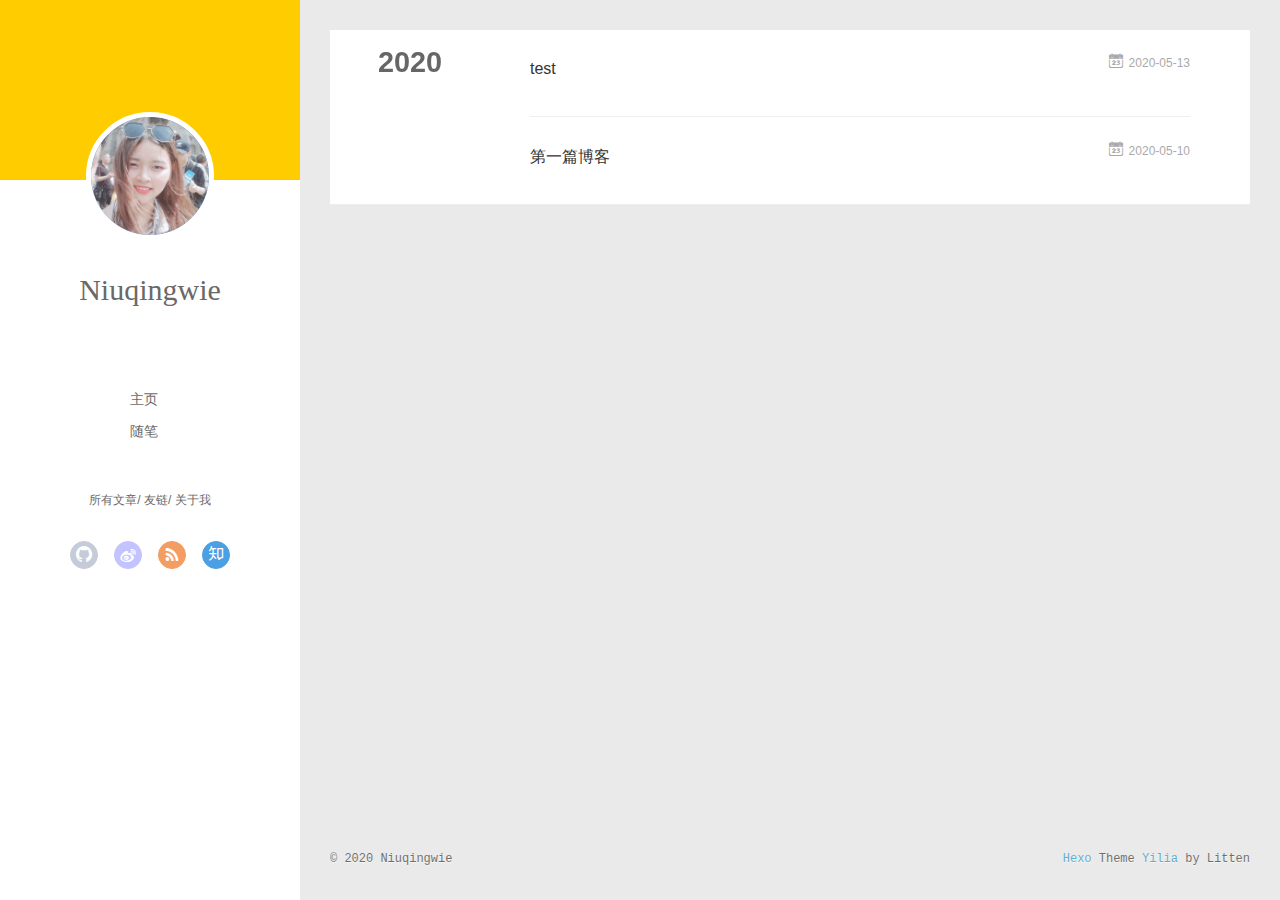
<file: archives/2020/index.html>
<!DOCTYPE html>
<html>
<head>
  <meta charset="utf-8">
  
  <meta name="renderer" content="webkit">
  <meta http-equiv="X-UA-Compatible" content="IE=edge" >
  <link rel="dns-prefetch" href="https://Niuqingwie.github.io">
  <title>Archives: 2020 | Hexo</title>
  <meta name="viewport" content="width=device-width, initial-scale=1, maximum-scale=1">
  <meta property="og:type" content="website">
<meta property="og:title" content="Hexo">
<meta property="og:url" content="https://niuqingwie.github.io/archives/2020/index.html">
<meta property="og:site_name" content="Hexo">
<meta property="og:locale" content="en_US">
<meta property="article:author" content="Niuqingwie">
<meta name="twitter:card" content="summary">
  
    <link rel="alternative" href="/atom.xml" title="Hexo" type="application/atom+xml">
  
  
    <link rel="icon" href="/favicon.png">
  
  <link rel="stylesheet" type="text/css" href="/./main.0cf68a.css">
  <style type="text/css">
  
    #container.show {
      background: linear-gradient(200deg,#a0cfe4,#e8c37e);
    }
  </style>
  

  

<meta name="generator" content="Hexo 4.2.0"></head>

<body>
  <div id="container" q-class="show:isCtnShow">
    <canvas id="anm-canvas" class="anm-canvas"></canvas>
    <div class="left-col" q-class="show:isShow">
      
<div class="overlay" style="background: #FFCC00"></div>
<div class="intrude-less">
	<header id="header" class="inner">
		<a href="/" class="profilepic">
			<img src="/img/wife.jpg" class="js-avatar">
		</a>
		<hgroup>
		  <h1 class="header-author"><a href="/">Niuqingwie</a></h1>
		</hgroup>
		

		<nav class="header-menu">
			<ul>
			
				<li><a href="/">主页</a></li>
	        
				<li><a href="/tags/%E9%9A%8F%E7%AC%94/">随笔</a></li>
	        
			</ul>
		</nav>
		<nav class="header-smart-menu">
    		
    			
    			<a q-on="click: openSlider(e, 'innerArchive')" href="javascript:void(0)">所有文章</a>
    			
            
    			
    			<a q-on="click: openSlider(e, 'friends')" href="javascript:void(0)">友链</a>
    			
            
    			
    			<a q-on="click: openSlider(e, 'aboutme')" href="javascript:void(0)">关于我</a>
    			
            
		</nav>
		<nav class="header-nav">
			<div class="social">
				
					<a class="github" target="_blank" href="#" title="github"><i class="icon-github"></i></a>
		        
					<a class="weibo" target="_blank" href="#" title="weibo"><i class="icon-weibo"></i></a>
		        
					<a class="rss" target="_blank" href="#" title="rss"><i class="icon-rss"></i></a>
		        
					<a class="zhihu" target="_blank" href="#" title="zhihu"><i class="icon-zhihu"></i></a>
		        
			</div>
		</nav>
	</header>		
</div>

    </div>
    <div class="mid-col" q-class="show:isShow,hide:isShow|isFalse">
      
<nav id="mobile-nav">
  	<div class="overlay js-overlay" style="background: #FFCC00"></div>
	<div class="btnctn js-mobile-btnctn">
  		<div class="slider-trigger list" q-on="click: openSlider(e)"><i class="icon icon-sort"></i></div>
	</div>
	<div class="intrude-less">
		<header id="header" class="inner">
			<div class="profilepic">
				<img src="/img/wife.jpg" class="js-avatar">
			</div>
			<hgroup>
			  <h1 class="header-author js-header-author">Niuqingwie</h1>
			</hgroup>
			
			
			
				
			
				
			
			
			
			<nav class="header-nav">
				<div class="social">
					
						<a class="github" target="_blank" href="#" title="github"><i class="icon-github"></i></a>
			        
						<a class="weibo" target="_blank" href="#" title="weibo"><i class="icon-weibo"></i></a>
			        
						<a class="rss" target="_blank" href="#" title="rss"><i class="icon-rss"></i></a>
			        
						<a class="zhihu" target="_blank" href="#" title="zhihu"><i class="icon-zhihu"></i></a>
			        
				</div>
			</nav>

			<nav class="header-menu js-header-menu">
				<ul style="width: 50%">
				
				
					<li style="width: 50%"><a href="/">主页</a></li>
		        
					<li style="width: 50%"><a href="/tags/%E9%9A%8F%E7%AC%94/">随笔</a></li>
		        
				</ul>
			</nav>
		</header>				
	</div>
	<div class="mobile-mask" style="display:none" q-show="isShow"></div>
</nav>

      <div id="wrapper" class="body-wrap">
        <div class="menu-l">
          <div class="canvas-wrap">
            <canvas data-colors="#eaeaea" data-sectionHeight="100" data-contentId="js-content" id="myCanvas1" class="anm-canvas"></canvas>
          </div>
          <div id="js-content" class="content-ll">
            
  
  
    
    
      
      
      <section class="archives-wrap">
        <div class="archive-year-wrap">
          <a href="/archives/2020" class="archive-year">2020</a>
        </div>
        <div class="archives">
    
    <article class="archive-article archive-type-post">
  <div class="archive-article-inner">
    <header class="archive-article-header">
      	<div class="article-meta">
	      	<a href="/2020/05/13/test/" class="archive-article-date">
  	<time datetime="2020-05-13T02:05:52.000Z" itemprop="datePublished"><i class="icon-calendar icon"></i>2020-05-13</time>
</a>
        </div>
    	 
  
    <h1 itemprop="name">
      <a class="archive-article-title" href="/2020/05/13/test/">test</a>
    </h1>
  

        <div class="article-info info-on-right">
          
          

        </div>
        <div class="clearfix"></div>
    </header>
  </div>
</article>
  
    
    
    <article class="archive-article archive-type-post">
  <div class="archive-article-inner">
    <header class="archive-article-header">
      	<div class="article-meta">
	      	<a href="/2020/05/10/hello-world/" class="archive-article-date">
  	<time datetime="2020-05-10T09:00:24.139Z" itemprop="datePublished"><i class="icon-calendar icon"></i>2020-05-10</time>
</a>
        </div>
    	 
  
    <h1 itemprop="name">
      <a class="archive-article-title" href="/2020/05/10/hello-world/">第一篇博客</a>
    </h1>
  

        <div class="article-info info-on-right">
          
          

        </div>
        <div class="clearfix"></div>
    </header>
  </div>
</article>
  
  
    </div></section>
  

    


          </div>
        </div>
      </div>
      <footer id="footer">
  <div class="outer">
    <div id="footer-info">
    	<div class="footer-left">
    		&copy; 2020 Niuqingwie
    	</div>
      	<div class="footer-right">
      		<a href="http://hexo.io/" target="_blank">Hexo</a>  Theme <a href="https://github.com/litten/hexo-theme-yilia" target="_blank">Yilia</a> by Litten
      	</div>
    </div>
  </div>
</footer>
    </div>
    <script>
	var yiliaConfig = {
		mathjax: false,
		isHome: false,
		isPost: false,
		isArchive: true,
		isTag: false,
		isCategory: false,
		open_in_new: false,
		toc_hide_index: true,
		root: "/",
		innerArchive: true,
		showTags: false
	}
</script>

<script>!function(t){function n(e){if(r[e])return r[e].exports;var i=r[e]={exports:{},id:e,loaded:!1};return t[e].call(i.exports,i,i.exports,n),i.loaded=!0,i.exports}var r={};n.m=t,n.c=r,n.p="./",n(0)}([function(t,n,r){r(195),t.exports=r(191)},function(t,n,r){var e=r(3),i=r(52),o=r(27),u=r(28),c=r(53),f="prototype",a=function(t,n,r){var s,l,h,v,p=t&a.F,d=t&a.G,y=t&a.S,g=t&a.P,b=t&a.B,m=d?e:y?e[n]||(e[n]={}):(e[n]||{})[f],x=d?i:i[n]||(i[n]={}),w=x[f]||(x[f]={});d&&(r=n);for(s in r)l=!p&&m&&void 0!==m[s],h=(l?m:r)[s],v=b&&l?c(h,e):g&&"function"==typeof h?c(Function.call,h):h,m&&u(m,s,h,t&a.U),x[s]!=h&&o(x,s,v),g&&w[s]!=h&&(w[s]=h)};e.core=i,a.F=1,a.G=2,a.S=4,a.P=8,a.B=16,a.W=32,a.U=64,a.R=128,t.exports=a},function(t,n,r){var e=r(6);t.exports=function(t){if(!e(t))throw TypeError(t+" is not an object!");return t}},function(t,n){var r=t.exports="undefined"!=typeof window&&window.Math==Math?window:"undefined"!=typeof self&&self.Math==Math?self:Function("return this")();"number"==typeof __g&&(__g=r)},function(t,n){t.exports=function(t){try{return!!t()}catch(t){return!0}}},function(t,n){var r=t.exports="undefined"!=typeof window&&window.Math==Math?window:"undefined"!=typeof self&&self.Math==Math?self:Function("return this")();"number"==typeof __g&&(__g=r)},function(t,n){t.exports=function(t){return"object"==typeof t?null!==t:"function"==typeof t}},function(t,n,r){var e=r(126)("wks"),i=r(76),o=r(3).Symbol,u="function"==typeof o;(t.exports=function(t){return e[t]||(e[t]=u&&o[t]||(u?o:i)("Symbol."+t))}).store=e},function(t,n){var r={}.hasOwnProperty;t.exports=function(t,n){return r.call(t,n)}},function(t,n,r){var e=r(94),i=r(33);t.exports=function(t){return e(i(t))}},function(t,n,r){t.exports=!r(4)(function(){return 7!=Object.defineProperty({},"a",{get:function(){return 7}}).a})},function(t,n,r){var e=r(2),i=r(167),o=r(50),u=Object.defineProperty;n.f=r(10)?Object.defineProperty:function(t,n,r){if(e(t),n=o(n,!0),e(r),i)try{return u(t,n,r)}catch(t){}if("get"in r||"set"in r)throw TypeError("Accessors not supported!");return"value"in r&&(t[n]=r.value),t}},function(t,n,r){t.exports=!r(18)(function(){return 7!=Object.defineProperty({},"a",{get:function(){return 7}}).a})},function(t,n,r){var e=r(14),i=r(22);t.exports=r(12)?function(t,n,r){return e.f(t,n,i(1,r))}:function(t,n,r){return t[n]=r,t}},function(t,n,r){var e=r(20),i=r(58),o=r(42),u=Object.defineProperty;n.f=r(12)?Object.defineProperty:function(t,n,r){if(e(t),n=o(n,!0),e(r),i)try{return u(t,n,r)}catch(t){}if("get"in r||"set"in r)throw TypeError("Accessors not supported!");return"value"in r&&(t[n]=r.value),t}},function(t,n,r){var e=r(40)("wks"),i=r(23),o=r(5).Symbol,u="function"==typeof o;(t.exports=function(t){return e[t]||(e[t]=u&&o[t]||(u?o:i)("Symbol."+t))}).store=e},function(t,n,r){var e=r(67),i=Math.min;t.exports=function(t){return t>0?i(e(t),9007199254740991):0}},function(t,n,r){var e=r(46);t.exports=function(t){return Object(e(t))}},function(t,n){t.exports=function(t){try{return!!t()}catch(t){return!0}}},function(t,n,r){var e=r(63),i=r(34);t.exports=Object.keys||function(t){return e(t,i)}},function(t,n,r){var e=r(21);t.exports=function(t){if(!e(t))throw TypeError(t+" is not an object!");return t}},function(t,n){t.exports=function(t){return"object"==typeof t?null!==t:"function"==typeof t}},function(t,n){t.exports=function(t,n){return{enumerable:!(1&t),configurable:!(2&t),writable:!(4&t),value:n}}},function(t,n){var r=0,e=Math.random();t.exports=function(t){return"Symbol(".concat(void 0===t?"":t,")_",(++r+e).toString(36))}},function(t,n){var r={}.hasOwnProperty;t.exports=function(t,n){return r.call(t,n)}},function(t,n){var r=t.exports={version:"2.4.0"};"number"==typeof __e&&(__e=r)},function(t,n){t.exports=function(t){if("function"!=typeof t)throw TypeError(t+" is not a function!");return t}},function(t,n,r){var e=r(11),i=r(66);t.exports=r(10)?function(t,n,r){return e.f(t,n,i(1,r))}:function(t,n,r){return t[n]=r,t}},function(t,n,r){var e=r(3),i=r(27),o=r(24),u=r(76)("src"),c="toString",f=Function[c],a=(""+f).split(c);r(52).inspectSource=function(t){return f.call(t)},(t.exports=function(t,n,r,c){var f="function"==typeof r;f&&(o(r,"name")||i(r,"name",n)),t[n]!==r&&(f&&(o(r,u)||i(r,u,t[n]?""+t[n]:a.join(String(n)))),t===e?t[n]=r:c?t[n]?t[n]=r:i(t,n,r):(delete t[n],i(t,n,r)))})(Function.prototype,c,function(){return"function"==typeof this&&this[u]||f.call(this)})},function(t,n,r){var e=r(1),i=r(4),o=r(46),u=function(t,n,r,e){var i=String(o(t)),u="<"+n;return""!==r&&(u+=" "+r+'="'+String(e).replace(/"/g,"&quot;")+'"'),u+">"+i+"</"+n+">"};t.exports=function(t,n){var r={};r[t]=n(u),e(e.P+e.F*i(function(){var n=""[t]('"');return n!==n.toLowerCase()||n.split('"').length>3}),"String",r)}},function(t,n,r){var e=r(115),i=r(46);t.exports=function(t){return e(i(t))}},function(t,n,r){var e=r(116),i=r(66),o=r(30),u=r(50),c=r(24),f=r(167),a=Object.getOwnPropertyDescriptor;n.f=r(10)?a:function(t,n){if(t=o(t),n=u(n,!0),f)try{return a(t,n)}catch(t){}if(c(t,n))return i(!e.f.call(t,n),t[n])}},function(t,n,r){var e=r(24),i=r(17),o=r(145)("IE_PROTO"),u=Object.prototype;t.exports=Object.getPrototypeOf||function(t){return t=i(t),e(t,o)?t[o]:"function"==typeof t.constructor&&t instanceof t.constructor?t.constructor.prototype:t instanceof Object?u:null}},function(t,n){t.exports=function(t){if(void 0==t)throw TypeError("Can't call method on  "+t);return t}},function(t,n){t.exports="constructor,hasOwnProperty,isPrototypeOf,propertyIsEnumerable,toLocaleString,toString,valueOf".split(",")},function(t,n){t.exports={}},function(t,n){t.exports=!0},function(t,n){n.f={}.propertyIsEnumerable},function(t,n,r){var e=r(14).f,i=r(8),o=r(15)("toStringTag");t.exports=function(t,n,r){t&&!i(t=r?t:t.prototype,o)&&e(t,o,{configurable:!0,value:n})}},function(t,n,r){var e=r(40)("keys"),i=r(23);t.exports=function(t){return e[t]||(e[t]=i(t))}},function(t,n,r){var e=r(5),i="__core-js_shared__",o=e[i]||(e[i]={});t.exports=function(t){return o[t]||(o[t]={})}},function(t,n){var r=Math.ceil,e=Math.floor;t.exports=function(t){return isNaN(t=+t)?0:(t>0?e:r)(t)}},function(t,n,r){var e=r(21);t.exports=function(t,n){if(!e(t))return t;var r,i;if(n&&"function"==typeof(r=t.toString)&&!e(i=r.call(t)))return i;if("function"==typeof(r=t.valueOf)&&!e(i=r.call(t)))return i;if(!n&&"function"==typeof(r=t.toString)&&!e(i=r.call(t)))return i;throw TypeError("Can't convert object to primitive value")}},function(t,n,r){var e=r(5),i=r(25),o=r(36),u=r(44),c=r(14).f;t.exports=function(t){var n=i.Symbol||(i.Symbol=o?{}:e.Symbol||{});"_"==t.charAt(0)||t in n||c(n,t,{value:u.f(t)})}},function(t,n,r){n.f=r(15)},function(t,n){var r={}.toString;t.exports=function(t){return r.call(t).slice(8,-1)}},function(t,n){t.exports=function(t){if(void 0==t)throw TypeError("Can't call method on  "+t);return t}},function(t,n,r){var e=r(4);t.exports=function(t,n){return!!t&&e(function(){n?t.call(null,function(){},1):t.call(null)})}},function(t,n,r){var e=r(53),i=r(115),o=r(17),u=r(16),c=r(203);t.exports=function(t,n){var r=1==t,f=2==t,a=3==t,s=4==t,l=6==t,h=5==t||l,v=n||c;return function(n,c,p){for(var d,y,g=o(n),b=i(g),m=e(c,p,3),x=u(b.length),w=0,S=r?v(n,x):f?v(n,0):void 0;x>w;w++)if((h||w in b)&&(d=b[w],y=m(d,w,g),t))if(r)S[w]=y;else if(y)switch(t){case 3:return!0;case 5:return d;case 6:return w;case 2:S.push(d)}else if(s)return!1;return l?-1:a||s?s:S}}},function(t,n,r){var e=r(1),i=r(52),o=r(4);t.exports=function(t,n){var r=(i.Object||{})[t]||Object[t],u={};u[t]=n(r),e(e.S+e.F*o(function(){r(1)}),"Object",u)}},function(t,n,r){var e=r(6);t.exports=function(t,n){if(!e(t))return t;var r,i;if(n&&"function"==typeof(r=t.toString)&&!e(i=r.call(t)))return i;if("function"==typeof(r=t.valueOf)&&!e(i=r.call(t)))return i;if(!n&&"function"==typeof(r=t.toString)&&!e(i=r.call(t)))return i;throw TypeError("Can't convert object to primitive value")}},function(t,n,r){var e=r(5),i=r(25),o=r(91),u=r(13),c="prototype",f=function(t,n,r){var a,s,l,h=t&f.F,v=t&f.G,p=t&f.S,d=t&f.P,y=t&f.B,g=t&f.W,b=v?i:i[n]||(i[n]={}),m=b[c],x=v?e:p?e[n]:(e[n]||{})[c];v&&(r=n);for(a in r)(s=!h&&x&&void 0!==x[a])&&a in b||(l=s?x[a]:r[a],b[a]=v&&"function"!=typeof x[a]?r[a]:y&&s?o(l,e):g&&x[a]==l?function(t){var n=function(n,r,e){if(this instanceof t){switch(arguments.length){case 0:return new t;case 1:return new t(n);case 2:return new t(n,r)}return new t(n,r,e)}return t.apply(this,arguments)};return n[c]=t[c],n}(l):d&&"function"==typeof l?o(Function.call,l):l,d&&((b.virtual||(b.virtual={}))[a]=l,t&f.R&&m&&!m[a]&&u(m,a,l)))};f.F=1,f.G=2,f.S=4,f.P=8,f.B=16,f.W=32,f.U=64,f.R=128,t.exports=f},function(t,n){var r=t.exports={version:"2.4.0"};"number"==typeof __e&&(__e=r)},function(t,n,r){var e=r(26);t.exports=function(t,n,r){if(e(t),void 0===n)return t;switch(r){case 1:return function(r){return t.call(n,r)};case 2:return function(r,e){return t.call(n,r,e)};case 3:return function(r,e,i){return t.call(n,r,e,i)}}return function(){return t.apply(n,arguments)}}},function(t,n,r){var e=r(183),i=r(1),o=r(126)("metadata"),u=o.store||(o.store=new(r(186))),c=function(t,n,r){var i=u.get(t);if(!i){if(!r)return;u.set(t,i=new e)}var o=i.get(n);if(!o){if(!r)return;i.set(n,o=new e)}return o},f=function(t,n,r){var e=c(n,r,!1);return void 0!==e&&e.has(t)},a=function(t,n,r){var e=c(n,r,!1);return void 0===e?void 0:e.get(t)},s=function(t,n,r,e){c(r,e,!0).set(t,n)},l=function(t,n){var r=c(t,n,!1),e=[];return r&&r.forEach(function(t,n){e.push(n)}),e},h=function(t){return void 0===t||"symbol"==typeof t?t:String(t)},v=function(t){i(i.S,"Reflect",t)};t.exports={store:u,map:c,has:f,get:a,set:s,keys:l,key:h,exp:v}},function(t,n,r){"use strict";if(r(10)){var e=r(69),i=r(3),o=r(4),u=r(1),c=r(127),f=r(152),a=r(53),s=r(68),l=r(66),h=r(27),v=r(73),p=r(67),d=r(16),y=r(75),g=r(50),b=r(24),m=r(180),x=r(114),w=r(6),S=r(17),_=r(137),O=r(70),E=r(32),P=r(71).f,j=r(154),F=r(76),M=r(7),A=r(48),N=r(117),T=r(146),I=r(155),k=r(80),L=r(123),R=r(74),C=r(130),D=r(160),U=r(11),W=r(31),G=U.f,B=W.f,V=i.RangeError,z=i.TypeError,q=i.Uint8Array,K="ArrayBuffer",J="Shared"+K,Y="BYTES_PER_ELEMENT",H="prototype",$=Array[H],X=f.ArrayBuffer,Q=f.DataView,Z=A(0),tt=A(2),nt=A(3),rt=A(4),et=A(5),it=A(6),ot=N(!0),ut=N(!1),ct=I.values,ft=I.keys,at=I.entries,st=$.lastIndexOf,lt=$.reduce,ht=$.reduceRight,vt=$.join,pt=$.sort,dt=$.slice,yt=$.toString,gt=$.toLocaleString,bt=M("iterator"),mt=M("toStringTag"),xt=F("typed_constructor"),wt=F("def_constructor"),St=c.CONSTR,_t=c.TYPED,Ot=c.VIEW,Et="Wrong length!",Pt=A(1,function(t,n){return Tt(T(t,t[wt]),n)}),jt=o(function(){return 1===new q(new Uint16Array([1]).buffer)[0]}),Ft=!!q&&!!q[H].set&&o(function(){new q(1).set({})}),Mt=function(t,n){if(void 0===t)throw z(Et);var r=+t,e=d(t);if(n&&!m(r,e))throw V(Et);return e},At=function(t,n){var r=p(t);if(r<0||r%n)throw V("Wrong offset!");return r},Nt=function(t){if(w(t)&&_t in t)return t;throw z(t+" is not a typed array!")},Tt=function(t,n){if(!(w(t)&&xt in t))throw z("It is not a typed array constructor!");return new t(n)},It=function(t,n){return kt(T(t,t[wt]),n)},kt=function(t,n){for(var r=0,e=n.length,i=Tt(t,e);e>r;)i[r]=n[r++];return i},Lt=function(t,n,r){G(t,n,{get:function(){return this._d[r]}})},Rt=function(t){var n,r,e,i,o,u,c=S(t),f=arguments.length,s=f>1?arguments[1]:void 0,l=void 0!==s,h=j(c);if(void 0!=h&&!_(h)){for(u=h.call(c),e=[],n=0;!(o=u.next()).done;n++)e.push(o.value);c=e}for(l&&f>2&&(s=a(s,arguments[2],2)),n=0,r=d(c.length),i=Tt(this,r);r>n;n++)i[n]=l?s(c[n],n):c[n];return i},Ct=function(){for(var t=0,n=arguments.length,r=Tt(this,n);n>t;)r[t]=arguments[t++];return r},Dt=!!q&&o(function(){gt.call(new q(1))}),Ut=function(){return gt.apply(Dt?dt.call(Nt(this)):Nt(this),arguments)},Wt={copyWithin:function(t,n){return D.call(Nt(this),t,n,arguments.length>2?arguments[2]:void 0)},every:function(t){return rt(Nt(this),t,arguments.length>1?arguments[1]:void 0)},fill:function(t){return C.apply(Nt(this),arguments)},filter:function(t){return It(this,tt(Nt(this),t,arguments.length>1?arguments[1]:void 0))},find:function(t){return et(Nt(this),t,arguments.length>1?arguments[1]:void 0)},findIndex:function(t){return it(Nt(this),t,arguments.length>1?arguments[1]:void 0)},forEach:function(t){Z(Nt(this),t,arguments.length>1?arguments[1]:void 0)},indexOf:function(t){return ut(Nt(this),t,arguments.length>1?arguments[1]:void 0)},includes:function(t){return ot(Nt(this),t,arguments.length>1?arguments[1]:void 0)},join:function(t){return vt.apply(Nt(this),arguments)},lastIndexOf:function(t){return st.apply(Nt(this),arguments)},map:function(t){return Pt(Nt(this),t,arguments.length>1?arguments[1]:void 0)},reduce:function(t){return lt.apply(Nt(this),arguments)},reduceRight:function(t){return ht.apply(Nt(this),arguments)},reverse:function(){for(var t,n=this,r=Nt(n).length,e=Math.floor(r/2),i=0;i<e;)t=n[i],n[i++]=n[--r],n[r]=t;return n},some:function(t){return nt(Nt(this),t,arguments.length>1?arguments[1]:void 0)},sort:function(t){return pt.call(Nt(this),t)},subarray:function(t,n){var r=Nt(this),e=r.length,i=y(t,e);return new(T(r,r[wt]))(r.buffer,r.byteOffset+i*r.BYTES_PER_ELEMENT,d((void 0===n?e:y(n,e))-i))}},Gt=function(t,n){return It(this,dt.call(Nt(this),t,n))},Bt=function(t){Nt(this);var n=At(arguments[1],1),r=this.length,e=S(t),i=d(e.length),o=0;if(i+n>r)throw V(Et);for(;o<i;)this[n+o]=e[o++]},Vt={entries:function(){return at.call(Nt(this))},keys:function(){return ft.call(Nt(this))},values:function(){return ct.call(Nt(this))}},zt=function(t,n){return w(t)&&t[_t]&&"symbol"!=typeof n&&n in t&&String(+n)==String(n)},qt=function(t,n){return zt(t,n=g(n,!0))?l(2,t[n]):B(t,n)},Kt=function(t,n,r){return!(zt(t,n=g(n,!0))&&w(r)&&b(r,"value"))||b(r,"get")||b(r,"set")||r.configurable||b(r,"writable")&&!r.writable||b(r,"enumerable")&&!r.enumerable?G(t,n,r):(t[n]=r.value,t)};St||(W.f=qt,U.f=Kt),u(u.S+u.F*!St,"Object",{getOwnPropertyDescriptor:qt,defineProperty:Kt}),o(function(){yt.call({})})&&(yt=gt=function(){return vt.call(this)});var Jt=v({},Wt);v(Jt,Vt),h(Jt,bt,Vt.values),v(Jt,{slice:Gt,set:Bt,constructor:function(){},toString:yt,toLocaleString:Ut}),Lt(Jt,"buffer","b"),Lt(Jt,"byteOffset","o"),Lt(Jt,"byteLength","l"),Lt(Jt,"length","e"),G(Jt,mt,{get:function(){return this[_t]}}),t.exports=function(t,n,r,f){f=!!f;var a=t+(f?"Clamped":"")+"Array",l="Uint8Array"!=a,v="get"+t,p="set"+t,y=i[a],g=y||{},b=y&&E(y),m=!y||!c.ABV,S={},_=y&&y[H],j=function(t,r){var e=t._d;return e.v[v](r*n+e.o,jt)},F=function(t,r,e){var i=t._d;f&&(e=(e=Math.round(e))<0?0:e>255?255:255&e),i.v[p](r*n+i.o,e,jt)},M=function(t,n){G(t,n,{get:function(){return j(this,n)},set:function(t){return F(this,n,t)},enumerable:!0})};m?(y=r(function(t,r,e,i){s(t,y,a,"_d");var o,u,c,f,l=0,v=0;if(w(r)){if(!(r instanceof X||(f=x(r))==K||f==J))return _t in r?kt(y,r):Rt.call(y,r);o=r,v=At(e,n);var p=r.byteLength;if(void 0===i){if(p%n)throw V(Et);if((u=p-v)<0)throw V(Et)}else if((u=d(i)*n)+v>p)throw V(Et);c=u/n}else c=Mt(r,!0),u=c*n,o=new X(u);for(h(t,"_d",{b:o,o:v,l:u,e:c,v:new Q(o)});l<c;)M(t,l++)}),_=y[H]=O(Jt),h(_,"constructor",y)):L(function(t){new y(null),new y(t)},!0)||(y=r(function(t,r,e,i){s(t,y,a);var o;return w(r)?r instanceof X||(o=x(r))==K||o==J?void 0!==i?new g(r,At(e,n),i):void 0!==e?new g(r,At(e,n)):new g(r):_t in r?kt(y,r):Rt.call(y,r):new g(Mt(r,l))}),Z(b!==Function.prototype?P(g).concat(P(b)):P(g),function(t){t in y||h(y,t,g[t])}),y[H]=_,e||(_.constructor=y));var A=_[bt],N=!!A&&("values"==A.name||void 0==A.name),T=Vt.values;h(y,xt,!0),h(_,_t,a),h(_,Ot,!0),h(_,wt,y),(f?new y(1)[mt]==a:mt in _)||G(_,mt,{get:function(){return a}}),S[a]=y,u(u.G+u.W+u.F*(y!=g),S),u(u.S,a,{BYTES_PER_ELEMENT:n,from:Rt,of:Ct}),Y in _||h(_,Y,n),u(u.P,a,Wt),R(a),u(u.P+u.F*Ft,a,{set:Bt}),u(u.P+u.F*!N,a,Vt),u(u.P+u.F*(_.toString!=yt),a,{toString:yt}),u(u.P+u.F*o(function(){new y(1).slice()}),a,{slice:Gt}),u(u.P+u.F*(o(function(){return[1,2].toLocaleString()!=new y([1,2]).toLocaleString()})||!o(function(){_.toLocaleString.call([1,2])})),a,{toLocaleString:Ut}),k[a]=N?A:T,e||N||h(_,bt,T)}}else t.exports=function(){}},function(t,n){var r={}.toString;t.exports=function(t){return r.call(t).slice(8,-1)}},function(t,n,r){var e=r(21),i=r(5).document,o=e(i)&&e(i.createElement);t.exports=function(t){return o?i.createElement(t):{}}},function(t,n,r){t.exports=!r(12)&&!r(18)(function(){return 7!=Object.defineProperty(r(57)("div"),"a",{get:function(){return 7}}).a})},function(t,n,r){"use strict";var e=r(36),i=r(51),o=r(64),u=r(13),c=r(8),f=r(35),a=r(96),s=r(38),l=r(103),h=r(15)("iterator"),v=!([].keys&&"next"in[].keys()),p="keys",d="values",y=function(){return this};t.exports=function(t,n,r,g,b,m,x){a(r,n,g);var w,S,_,O=function(t){if(!v&&t in F)return F[t];switch(t){case p:case d:return function(){return new r(this,t)}}return function(){return new r(this,t)}},E=n+" Iterator",P=b==d,j=!1,F=t.prototype,M=F[h]||F["@@iterator"]||b&&F[b],A=M||O(b),N=b?P?O("entries"):A:void 0,T="Array"==n?F.entries||M:M;if(T&&(_=l(T.call(new t)))!==Object.prototype&&(s(_,E,!0),e||c(_,h)||u(_,h,y)),P&&M&&M.name!==d&&(j=!0,A=function(){return M.call(this)}),e&&!x||!v&&!j&&F[h]||u(F,h,A),f[n]=A,f[E]=y,b)if(w={values:P?A:O(d),keys:m?A:O(p),entries:N},x)for(S in w)S in F||o(F,S,w[S]);else i(i.P+i.F*(v||j),n,w);return w}},function(t,n,r){var e=r(20),i=r(100),o=r(34),u=r(39)("IE_PROTO"),c=function(){},f="prototype",a=function(){var t,n=r(57)("iframe"),e=o.length;for(n.style.display="none",r(93).appendChild(n),n.src="javascript:",t=n.contentWindow.document,t.open(),t.write("<script>document.F=Object<\/script>"),t.close(),a=t.F;e--;)delete a[f][o[e]];return a()};t.exports=Object.create||function(t,n){var r;return null!==t?(c[f]=e(t),r=new c,c[f]=null,r[u]=t):r=a(),void 0===n?r:i(r,n)}},function(t,n,r){var e=r(63),i=r(34).concat("length","prototype");n.f=Object.getOwnPropertyNames||function(t){return e(t,i)}},function(t,n){n.f=Object.getOwnPropertySymbols},function(t,n,r){var e=r(8),i=r(9),o=r(90)(!1),u=r(39)("IE_PROTO");t.exports=function(t,n){var r,c=i(t),f=0,a=[];for(r in c)r!=u&&e(c,r)&&a.push(r);for(;n.length>f;)e(c,r=n[f++])&&(~o(a,r)||a.push(r));return a}},function(t,n,r){t.exports=r(13)},function(t,n,r){var e=r(76)("meta"),i=r(6),o=r(24),u=r(11).f,c=0,f=Object.isExtensible||function(){return!0},a=!r(4)(function(){return f(Object.preventExtensions({}))}),s=function(t){u(t,e,{value:{i:"O"+ ++c,w:{}}})},l=function(t,n){if(!i(t))return"symbol"==typeof t?t:("string"==typeof t?"S":"P")+t;if(!o(t,e)){if(!f(t))return"F";if(!n)return"E";s(t)}return t[e].i},h=function(t,n){if(!o(t,e)){if(!f(t))return!0;if(!n)return!1;s(t)}return t[e].w},v=function(t){return a&&p.NEED&&f(t)&&!o(t,e)&&s(t),t},p=t.exports={KEY:e,NEED:!1,fastKey:l,getWeak:h,onFreeze:v}},function(t,n){t.exports=function(t,n){return{enumerable:!(1&t),configurable:!(2&t),writable:!(4&t),value:n}}},function(t,n){var r=Math.ceil,e=Math.floor;t.exports=function(t){return isNaN(t=+t)?0:(t>0?e:r)(t)}},function(t,n){t.exports=function(t,n,r,e){if(!(t instanceof n)||void 0!==e&&e in t)throw TypeError(r+": incorrect invocation!");return t}},function(t,n){t.exports=!1},function(t,n,r){var e=r(2),i=r(173),o=r(133),u=r(145)("IE_PROTO"),c=function(){},f="prototype",a=function(){var t,n=r(132)("iframe"),e=o.length;for(n.style.display="none",r(135).appendChild(n),n.src="javascript:",t=n.contentWindow.document,t.open(),t.write("<script>document.F=Object<\/script>"),t.close(),a=t.F;e--;)delete a[f][o[e]];return a()};t.exports=Object.create||function(t,n){var r;return null!==t?(c[f]=e(t),r=new c,c[f]=null,r[u]=t):r=a(),void 0===n?r:i(r,n)}},function(t,n,r){var e=r(175),i=r(133).concat("length","prototype");n.f=Object.getOwnPropertyNames||function(t){return e(t,i)}},function(t,n,r){var e=r(175),i=r(133);t.exports=Object.keys||function(t){return e(t,i)}},function(t,n,r){var e=r(28);t.exports=function(t,n,r){for(var i in n)e(t,i,n[i],r);return t}},function(t,n,r){"use strict";var e=r(3),i=r(11),o=r(10),u=r(7)("species");t.exports=function(t){var n=e[t];o&&n&&!n[u]&&i.f(n,u,{configurable:!0,get:function(){return this}})}},function(t,n,r){var e=r(67),i=Math.max,o=Math.min;t.exports=function(t,n){return t=e(t),t<0?i(t+n,0):o(t,n)}},function(t,n){var r=0,e=Math.random();t.exports=function(t){return"Symbol(".concat(void 0===t?"":t,")_",(++r+e).toString(36))}},function(t,n,r){var e=r(33);t.exports=function(t){return Object(e(t))}},function(t,n,r){var e=r(7)("unscopables"),i=Array.prototype;void 0==i[e]&&r(27)(i,e,{}),t.exports=function(t){i[e][t]=!0}},function(t,n,r){var e=r(53),i=r(169),o=r(137),u=r(2),c=r(16),f=r(154),a={},s={},n=t.exports=function(t,n,r,l,h){var v,p,d,y,g=h?function(){return t}:f(t),b=e(r,l,n?2:1),m=0;if("function"!=typeof g)throw TypeError(t+" is not iterable!");if(o(g)){for(v=c(t.length);v>m;m++)if((y=n?b(u(p=t[m])[0],p[1]):b(t[m]))===a||y===s)return y}else for(d=g.call(t);!(p=d.next()).done;)if((y=i(d,b,p.value,n))===a||y===s)return y};n.BREAK=a,n.RETURN=s},function(t,n){t.exports={}},function(t,n,r){var e=r(11).f,i=r(24),o=r(7)("toStringTag");t.exports=function(t,n,r){t&&!i(t=r?t:t.prototype,o)&&e(t,o,{configurable:!0,value:n})}},function(t,n,r){var e=r(1),i=r(46),o=r(4),u=r(150),c="["+u+"]",f="​",a=RegExp("^"+c+c+"*"),s=RegExp(c+c+"*$"),l=function(t,n,r){var i={},c=o(function(){return!!u[t]()||f[t]()!=f}),a=i[t]=c?n(h):u[t];r&&(i[r]=a),e(e.P+e.F*c,"String",i)},h=l.trim=function(t,n){return t=String(i(t)),1&n&&(t=t.replace(a,"")),2&n&&(t=t.replace(s,"")),t};t.exports=l},function(t,n,r){t.exports={default:r(86),__esModule:!0}},function(t,n,r){t.exports={default:r(87),__esModule:!0}},function(t,n,r){"use strict";function e(t){return t&&t.__esModule?t:{default:t}}n.__esModule=!0;var i=r(84),o=e(i),u=r(83),c=e(u),f="function"==typeof c.default&&"symbol"==typeof o.default?function(t){return typeof t}:function(t){return t&&"function"==typeof c.default&&t.constructor===c.default&&t!==c.default.prototype?"symbol":typeof t};n.default="function"==typeof c.default&&"symbol"===f(o.default)?function(t){return void 0===t?"undefined":f(t)}:function(t){return t&&"function"==typeof c.default&&t.constructor===c.default&&t!==c.default.prototype?"symbol":void 0===t?"undefined":f(t)}},function(t,n,r){r(110),r(108),r(111),r(112),t.exports=r(25).Symbol},function(t,n,r){r(109),r(113),t.exports=r(44).f("iterator")},function(t,n){t.exports=function(t){if("function"!=typeof t)throw TypeError(t+" is not a function!");return t}},function(t,n){t.exports=function(){}},function(t,n,r){var e=r(9),i=r(106),o=r(105);t.exports=function(t){return function(n,r,u){var c,f=e(n),a=i(f.length),s=o(u,a);if(t&&r!=r){for(;a>s;)if((c=f[s++])!=c)return!0}else for(;a>s;s++)if((t||s in f)&&f[s]===r)return t||s||0;return!t&&-1}}},function(t,n,r){var e=r(88);t.exports=function(t,n,r){if(e(t),void 0===n)return t;switch(r){case 1:return function(r){return t.call(n,r)};case 2:return function(r,e){return t.call(n,r,e)};case 3:return function(r,e,i){return t.call(n,r,e,i)}}return function(){return t.apply(n,arguments)}}},function(t,n,r){var e=r(19),i=r(62),o=r(37);t.exports=function(t){var n=e(t),r=i.f;if(r)for(var u,c=r(t),f=o.f,a=0;c.length>a;)f.call(t,u=c[a++])&&n.push(u);return n}},function(t,n,r){t.exports=r(5).document&&document.documentElement},function(t,n,r){var e=r(56);t.exports=Object("z").propertyIsEnumerable(0)?Object:function(t){return"String"==e(t)?t.split(""):Object(t)}},function(t,n,r){var e=r(56);t.exports=Array.isArray||function(t){return"Array"==e(t)}},function(t,n,r){"use strict";var e=r(60),i=r(22),o=r(38),u={};r(13)(u,r(15)("iterator"),function(){return this}),t.exports=function(t,n,r){t.prototype=e(u,{next:i(1,r)}),o(t,n+" Iterator")}},function(t,n){t.exports=function(t,n){return{value:n,done:!!t}}},function(t,n,r){var e=r(19),i=r(9);t.exports=function(t,n){for(var r,o=i(t),u=e(o),c=u.length,f=0;c>f;)if(o[r=u[f++]]===n)return r}},function(t,n,r){var e=r(23)("meta"),i=r(21),o=r(8),u=r(14).f,c=0,f=Object.isExtensible||function(){return!0},a=!r(18)(function(){return f(Object.preventExtensions({}))}),s=function(t){u(t,e,{value:{i:"O"+ ++c,w:{}}})},l=function(t,n){if(!i(t))return"symbol"==typeof t?t:("string"==typeof t?"S":"P")+t;if(!o(t,e)){if(!f(t))return"F";if(!n)return"E";s(t)}return t[e].i},h=function(t,n){if(!o(t,e)){if(!f(t))return!0;if(!n)return!1;s(t)}return t[e].w},v=function(t){return a&&p.NEED&&f(t)&&!o(t,e)&&s(t),t},p=t.exports={KEY:e,NEED:!1,fastKey:l,getWeak:h,onFreeze:v}},function(t,n,r){var e=r(14),i=r(20),o=r(19);t.exports=r(12)?Object.defineProperties:function(t,n){i(t);for(var r,u=o(n),c=u.length,f=0;c>f;)e.f(t,r=u[f++],n[r]);return t}},function(t,n,r){var e=r(37),i=r(22),o=r(9),u=r(42),c=r(8),f=r(58),a=Object.getOwnPropertyDescriptor;n.f=r(12)?a:function(t,n){if(t=o(t),n=u(n,!0),f)try{return a(t,n)}catch(t){}if(c(t,n))return i(!e.f.call(t,n),t[n])}},function(t,n,r){var e=r(9),i=r(61).f,o={}.toString,u="object"==typeof window&&window&&Object.getOwnPropertyNames?Object.getOwnPropertyNames(window):[],c=function(t){try{return i(t)}catch(t){return u.slice()}};t.exports.f=function(t){return u&&"[object Window]"==o.call(t)?c(t):i(e(t))}},function(t,n,r){var e=r(8),i=r(77),o=r(39)("IE_PROTO"),u=Object.prototype;t.exports=Object.getPrototypeOf||function(t){return t=i(t),e(t,o)?t[o]:"function"==typeof t.constructor&&t instanceof t.constructor?t.constructor.prototype:t instanceof Object?u:null}},function(t,n,r){var e=r(41),i=r(33);t.exports=function(t){return function(n,r){var o,u,c=String(i(n)),f=e(r),a=c.length;return f<0||f>=a?t?"":void 0:(o=c.charCodeAt(f),o<55296||o>56319||f+1===a||(u=c.charCodeAt(f+1))<56320||u>57343?t?c.charAt(f):o:t?c.slice(f,f+2):u-56320+(o-55296<<10)+65536)}}},function(t,n,r){var e=r(41),i=Math.max,o=Math.min;t.exports=function(t,n){return t=e(t),t<0?i(t+n,0):o(t,n)}},function(t,n,r){var e=r(41),i=Math.min;t.exports=function(t){return t>0?i(e(t),9007199254740991):0}},function(t,n,r){"use strict";var e=r(89),i=r(97),o=r(35),u=r(9);t.exports=r(59)(Array,"Array",function(t,n){this._t=u(t),this._i=0,this._k=n},function(){var t=this._t,n=this._k,r=this._i++;return!t||r>=t.length?(this._t=void 0,i(1)):"keys"==n?i(0,r):"values"==n?i(0,t[r]):i(0,[r,t[r]])},"values"),o.Arguments=o.Array,e("keys"),e("values"),e("entries")},function(t,n){},function(t,n,r){"use strict";var e=r(104)(!0);r(59)(String,"String",function(t){this._t=String(t),this._i=0},function(){var t,n=this._t,r=this._i;return r>=n.length?{value:void 0,done:!0}:(t=e(n,r),this._i+=t.length,{value:t,done:!1})})},function(t,n,r){"use strict";var e=r(5),i=r(8),o=r(12),u=r(51),c=r(64),f=r(99).KEY,a=r(18),s=r(40),l=r(38),h=r(23),v=r(15),p=r(44),d=r(43),y=r(98),g=r(92),b=r(95),m=r(20),x=r(9),w=r(42),S=r(22),_=r(60),O=r(102),E=r(101),P=r(14),j=r(19),F=E.f,M=P.f,A=O.f,N=e.Symbol,T=e.JSON,I=T&&T.stringify,k="prototype",L=v("_hidden"),R=v("toPrimitive"),C={}.propertyIsEnumerable,D=s("symbol-registry"),U=s("symbols"),W=s("op-symbols"),G=Object[k],B="function"==typeof N,V=e.QObject,z=!V||!V[k]||!V[k].findChild,q=o&&a(function(){return 7!=_(M({},"a",{get:function(){return M(this,"a",{value:7}).a}})).a})?function(t,n,r){var e=F(G,n);e&&delete G[n],M(t,n,r),e&&t!==G&&M(G,n,e)}:M,K=function(t){var n=U[t]=_(N[k]);return n._k=t,n},J=B&&"symbol"==typeof N.iterator?function(t){return"symbol"==typeof t}:function(t){return t instanceof N},Y=function(t,n,r){return t===G&&Y(W,n,r),m(t),n=w(n,!0),m(r),i(U,n)?(r.enumerable?(i(t,L)&&t[L][n]&&(t[L][n]=!1),r=_(r,{enumerable:S(0,!1)})):(i(t,L)||M(t,L,S(1,{})),t[L][n]=!0),q(t,n,r)):M(t,n,r)},H=function(t,n){m(t);for(var r,e=g(n=x(n)),i=0,o=e.length;o>i;)Y(t,r=e[i++],n[r]);return t},$=function(t,n){return void 0===n?_(t):H(_(t),n)},X=function(t){var n=C.call(this,t=w(t,!0));return!(this===G&&i(U,t)&&!i(W,t))&&(!(n||!i(this,t)||!i(U,t)||i(this,L)&&this[L][t])||n)},Q=function(t,n){if(t=x(t),n=w(n,!0),t!==G||!i(U,n)||i(W,n)){var r=F(t,n);return!r||!i(U,n)||i(t,L)&&t[L][n]||(r.enumerable=!0),r}},Z=function(t){for(var n,r=A(x(t)),e=[],o=0;r.length>o;)i(U,n=r[o++])||n==L||n==f||e.push(n);return e},tt=function(t){for(var n,r=t===G,e=A(r?W:x(t)),o=[],u=0;e.length>u;)!i(U,n=e[u++])||r&&!i(G,n)||o.push(U[n]);return o};B||(N=function(){if(this instanceof N)throw TypeError("Symbol is not a constructor!");var t=h(arguments.length>0?arguments[0]:void 0),n=function(r){this===G&&n.call(W,r),i(this,L)&&i(this[L],t)&&(this[L][t]=!1),q(this,t,S(1,r))};return o&&z&&q(G,t,{configurable:!0,set:n}),K(t)},c(N[k],"toString",function(){return this._k}),E.f=Q,P.f=Y,r(61).f=O.f=Z,r(37).f=X,r(62).f=tt,o&&!r(36)&&c(G,"propertyIsEnumerable",X,!0),p.f=function(t){return K(v(t))}),u(u.G+u.W+u.F*!B,{Symbol:N});for(var nt="hasInstance,isConcatSpreadable,iterator,match,replace,search,species,split,toPrimitive,toStringTag,unscopables".split(","),rt=0;nt.length>rt;)v(nt[rt++]);for(var nt=j(v.store),rt=0;nt.length>rt;)d(nt[rt++]);u(u.S+u.F*!B,"Symbol",{for:function(t){return i(D,t+="")?D[t]:D[t]=N(t)},keyFor:function(t){if(J(t))return y(D,t);throw TypeError(t+" is not a symbol!")},useSetter:function(){z=!0},useSimple:function(){z=!1}}),u(u.S+u.F*!B,"Object",{create:$,defineProperty:Y,defineProperties:H,getOwnPropertyDescriptor:Q,getOwnPropertyNames:Z,getOwnPropertySymbols:tt}),T&&u(u.S+u.F*(!B||a(function(){var t=N();return"[null]"!=I([t])||"{}"!=I({a:t})||"{}"!=I(Object(t))})),"JSON",{stringify:function(t){if(void 0!==t&&!J(t)){for(var n,r,e=[t],i=1;arguments.length>i;)e.push(arguments[i++]);return n=e[1],"function"==typeof n&&(r=n),!r&&b(n)||(n=function(t,n){if(r&&(n=r.call(this,t,n)),!J(n))return n}),e[1]=n,I.apply(T,e)}}}),N[k][R]||r(13)(N[k],R,N[k].valueOf),l(N,"Symbol"),l(Math,"Math",!0),l(e.JSON,"JSON",!0)},function(t,n,r){r(43)("asyncIterator")},function(t,n,r){r(43)("observable")},function(t,n,r){r(107);for(var e=r(5),i=r(13),o=r(35),u=r(15)("toStringTag"),c=["NodeList","DOMTokenList","MediaList","StyleSheetList","CSSRuleList"],f=0;f<5;f++){var a=c[f],s=e[a],l=s&&s.prototype;l&&!l[u]&&i(l,u,a),o[a]=o.Array}},function(t,n,r){var e=r(45),i=r(7)("toStringTag"),o="Arguments"==e(function(){return arguments}()),u=function(t,n){try{return t[n]}catch(t){}};t.exports=function(t){var n,r,c;return void 0===t?"Undefined":null===t?"Null":"string"==typeof(r=u(n=Object(t),i))?r:o?e(n):"Object"==(c=e(n))&&"function"==typeof n.callee?"Arguments":c}},function(t,n,r){var e=r(45);t.exports=Object("z").propertyIsEnumerable(0)?Object:function(t){return"String"==e(t)?t.split(""):Object(t)}},function(t,n){n.f={}.propertyIsEnumerable},function(t,n,r){var e=r(30),i=r(16),o=r(75);t.exports=function(t){return function(n,r,u){var c,f=e(n),a=i(f.length),s=o(u,a);if(t&&r!=r){for(;a>s;)if((c=f[s++])!=c)return!0}else for(;a>s;s++)if((t||s in f)&&f[s]===r)return t||s||0;return!t&&-1}}},function(t,n,r){"use strict";var e=r(3),i=r(1),o=r(28),u=r(73),c=r(65),f=r(79),a=r(68),s=r(6),l=r(4),h=r(123),v=r(81),p=r(136);t.exports=function(t,n,r,d,y,g){var b=e[t],m=b,x=y?"set":"add",w=m&&m.prototype,S={},_=function(t){var n=w[t];o(w,t,"delete"==t?function(t){return!(g&&!s(t))&&n.call(this,0===t?0:t)}:"has"==t?function(t){return!(g&&!s(t))&&n.call(this,0===t?0:t)}:"get"==t?function(t){return g&&!s(t)?void 0:n.call(this,0===t?0:t)}:"add"==t?function(t){return n.call(this,0===t?0:t),this}:function(t,r){return n.call(this,0===t?0:t,r),this})};if("function"==typeof m&&(g||w.forEach&&!l(function(){(new m).entries().next()}))){var O=new m,E=O[x](g?{}:-0,1)!=O,P=l(function(){O.has(1)}),j=h(function(t){new m(t)}),F=!g&&l(function(){for(var t=new m,n=5;n--;)t[x](n,n);return!t.has(-0)});j||(m=n(function(n,r){a(n,m,t);var e=p(new b,n,m);return void 0!=r&&f(r,y,e[x],e),e}),m.prototype=w,w.constructor=m),(P||F)&&(_("delete"),_("has"),y&&_("get")),(F||E)&&_(x),g&&w.clear&&delete w.clear}else m=d.getConstructor(n,t,y,x),u(m.prototype,r),c.NEED=!0;return v(m,t),S[t]=m,i(i.G+i.W+i.F*(m!=b),S),g||d.setStrong(m,t,y),m}},function(t,n,r){"use strict";var e=r(27),i=r(28),o=r(4),u=r(46),c=r(7);t.exports=function(t,n,r){var f=c(t),a=r(u,f,""[t]),s=a[0],l=a[1];o(function(){var n={};return n[f]=function(){return 7},7!=""[t](n)})&&(i(String.prototype,t,s),e(RegExp.prototype,f,2==n?function(t,n){return l.call(t,this,n)}:function(t){return l.call(t,this)}))}
},function(t,n,r){"use strict";var e=r(2);t.exports=function(){var t=e(this),n="";return t.global&&(n+="g"),t.ignoreCase&&(n+="i"),t.multiline&&(n+="m"),t.unicode&&(n+="u"),t.sticky&&(n+="y"),n}},function(t,n){t.exports=function(t,n,r){var e=void 0===r;switch(n.length){case 0:return e?t():t.call(r);case 1:return e?t(n[0]):t.call(r,n[0]);case 2:return e?t(n[0],n[1]):t.call(r,n[0],n[1]);case 3:return e?t(n[0],n[1],n[2]):t.call(r,n[0],n[1],n[2]);case 4:return e?t(n[0],n[1],n[2],n[3]):t.call(r,n[0],n[1],n[2],n[3])}return t.apply(r,n)}},function(t,n,r){var e=r(6),i=r(45),o=r(7)("match");t.exports=function(t){var n;return e(t)&&(void 0!==(n=t[o])?!!n:"RegExp"==i(t))}},function(t,n,r){var e=r(7)("iterator"),i=!1;try{var o=[7][e]();o.return=function(){i=!0},Array.from(o,function(){throw 2})}catch(t){}t.exports=function(t,n){if(!n&&!i)return!1;var r=!1;try{var o=[7],u=o[e]();u.next=function(){return{done:r=!0}},o[e]=function(){return u},t(o)}catch(t){}return r}},function(t,n,r){t.exports=r(69)||!r(4)(function(){var t=Math.random();__defineSetter__.call(null,t,function(){}),delete r(3)[t]})},function(t,n){n.f=Object.getOwnPropertySymbols},function(t,n,r){var e=r(3),i="__core-js_shared__",o=e[i]||(e[i]={});t.exports=function(t){return o[t]||(o[t]={})}},function(t,n,r){for(var e,i=r(3),o=r(27),u=r(76),c=u("typed_array"),f=u("view"),a=!(!i.ArrayBuffer||!i.DataView),s=a,l=0,h="Int8Array,Uint8Array,Uint8ClampedArray,Int16Array,Uint16Array,Int32Array,Uint32Array,Float32Array,Float64Array".split(",");l<9;)(e=i[h[l++]])?(o(e.prototype,c,!0),o(e.prototype,f,!0)):s=!1;t.exports={ABV:a,CONSTR:s,TYPED:c,VIEW:f}},function(t,n){"use strict";var r={versions:function(){var t=window.navigator.userAgent;return{trident:t.indexOf("Trident")>-1,presto:t.indexOf("Presto")>-1,webKit:t.indexOf("AppleWebKit")>-1,gecko:t.indexOf("Gecko")>-1&&-1==t.indexOf("KHTML"),mobile:!!t.match(/AppleWebKit.*Mobile.*/),ios:!!t.match(/\(i[^;]+;( U;)? CPU.+Mac OS X/),android:t.indexOf("Android")>-1||t.indexOf("Linux")>-1,iPhone:t.indexOf("iPhone")>-1||t.indexOf("Mac")>-1,iPad:t.indexOf("iPad")>-1,webApp:-1==t.indexOf("Safari"),weixin:-1==t.indexOf("MicroMessenger")}}()};t.exports=r},function(t,n,r){"use strict";var e=r(85),i=function(t){return t&&t.__esModule?t:{default:t}}(e),o=function(){function t(t,n,e){return n||e?String.fromCharCode(n||e):r[t]||t}function n(t){return e[t]}var r={"&quot;":'"',"&lt;":"<","&gt;":">","&amp;":"&","&nbsp;":" "},e={};for(var u in r)e[r[u]]=u;return r["&apos;"]="'",e["'"]="&#39;",{encode:function(t){return t?(""+t).replace(/['<> "&]/g,n).replace(/\r?\n/g,"<br/>").replace(/\s/g,"&nbsp;"):""},decode:function(n){return n?(""+n).replace(/<br\s*\/?>/gi,"\n").replace(/&quot;|&lt;|&gt;|&amp;|&nbsp;|&apos;|&#(\d+);|&#(\d+)/g,t).replace(/\u00a0/g," "):""},encodeBase16:function(t){if(!t)return t;t+="";for(var n=[],r=0,e=t.length;e>r;r++)n.push(t.charCodeAt(r).toString(16).toUpperCase());return n.join("")},encodeBase16forJSON:function(t){if(!t)return t;t=t.replace(/[\u4E00-\u9FBF]/gi,function(t){return escape(t).replace("%u","\\u")});for(var n=[],r=0,e=t.length;e>r;r++)n.push(t.charCodeAt(r).toString(16).toUpperCase());return n.join("")},decodeBase16:function(t){if(!t)return t;t+="";for(var n=[],r=0,e=t.length;e>r;r+=2)n.push(String.fromCharCode("0x"+t.slice(r,r+2)));return n.join("")},encodeObject:function(t){if(t instanceof Array)for(var n=0,r=t.length;r>n;n++)t[n]=o.encodeObject(t[n]);else if("object"==(void 0===t?"undefined":(0,i.default)(t)))for(var e in t)t[e]=o.encodeObject(t[e]);else if("string"==typeof t)return o.encode(t);return t},loadScript:function(t){var n=document.createElement("script");document.getElementsByTagName("body")[0].appendChild(n),n.setAttribute("src",t)},addLoadEvent:function(t){var n=window.onload;"function"!=typeof window.onload?window.onload=t:window.onload=function(){n(),t()}}}}();t.exports=o},function(t,n,r){"use strict";var e=r(17),i=r(75),o=r(16);t.exports=function(t){for(var n=e(this),r=o(n.length),u=arguments.length,c=i(u>1?arguments[1]:void 0,r),f=u>2?arguments[2]:void 0,a=void 0===f?r:i(f,r);a>c;)n[c++]=t;return n}},function(t,n,r){"use strict";var e=r(11),i=r(66);t.exports=function(t,n,r){n in t?e.f(t,n,i(0,r)):t[n]=r}},function(t,n,r){var e=r(6),i=r(3).document,o=e(i)&&e(i.createElement);t.exports=function(t){return o?i.createElement(t):{}}},function(t,n){t.exports="constructor,hasOwnProperty,isPrototypeOf,propertyIsEnumerable,toLocaleString,toString,valueOf".split(",")},function(t,n,r){var e=r(7)("match");t.exports=function(t){var n=/./;try{"/./"[t](n)}catch(r){try{return n[e]=!1,!"/./"[t](n)}catch(t){}}return!0}},function(t,n,r){t.exports=r(3).document&&document.documentElement},function(t,n,r){var e=r(6),i=r(144).set;t.exports=function(t,n,r){var o,u=n.constructor;return u!==r&&"function"==typeof u&&(o=u.prototype)!==r.prototype&&e(o)&&i&&i(t,o),t}},function(t,n,r){var e=r(80),i=r(7)("iterator"),o=Array.prototype;t.exports=function(t){return void 0!==t&&(e.Array===t||o[i]===t)}},function(t,n,r){var e=r(45);t.exports=Array.isArray||function(t){return"Array"==e(t)}},function(t,n,r){"use strict";var e=r(70),i=r(66),o=r(81),u={};r(27)(u,r(7)("iterator"),function(){return this}),t.exports=function(t,n,r){t.prototype=e(u,{next:i(1,r)}),o(t,n+" Iterator")}},function(t,n,r){"use strict";var e=r(69),i=r(1),o=r(28),u=r(27),c=r(24),f=r(80),a=r(139),s=r(81),l=r(32),h=r(7)("iterator"),v=!([].keys&&"next"in[].keys()),p="keys",d="values",y=function(){return this};t.exports=function(t,n,r,g,b,m,x){a(r,n,g);var w,S,_,O=function(t){if(!v&&t in F)return F[t];switch(t){case p:case d:return function(){return new r(this,t)}}return function(){return new r(this,t)}},E=n+" Iterator",P=b==d,j=!1,F=t.prototype,M=F[h]||F["@@iterator"]||b&&F[b],A=M||O(b),N=b?P?O("entries"):A:void 0,T="Array"==n?F.entries||M:M;if(T&&(_=l(T.call(new t)))!==Object.prototype&&(s(_,E,!0),e||c(_,h)||u(_,h,y)),P&&M&&M.name!==d&&(j=!0,A=function(){return M.call(this)}),e&&!x||!v&&!j&&F[h]||u(F,h,A),f[n]=A,f[E]=y,b)if(w={values:P?A:O(d),keys:m?A:O(p),entries:N},x)for(S in w)S in F||o(F,S,w[S]);else i(i.P+i.F*(v||j),n,w);return w}},function(t,n){var r=Math.expm1;t.exports=!r||r(10)>22025.465794806718||r(10)<22025.465794806718||-2e-17!=r(-2e-17)?function(t){return 0==(t=+t)?t:t>-1e-6&&t<1e-6?t+t*t/2:Math.exp(t)-1}:r},function(t,n){t.exports=Math.sign||function(t){return 0==(t=+t)||t!=t?t:t<0?-1:1}},function(t,n,r){var e=r(3),i=r(151).set,o=e.MutationObserver||e.WebKitMutationObserver,u=e.process,c=e.Promise,f="process"==r(45)(u);t.exports=function(){var t,n,r,a=function(){var e,i;for(f&&(e=u.domain)&&e.exit();t;){i=t.fn,t=t.next;try{i()}catch(e){throw t?r():n=void 0,e}}n=void 0,e&&e.enter()};if(f)r=function(){u.nextTick(a)};else if(o){var s=!0,l=document.createTextNode("");new o(a).observe(l,{characterData:!0}),r=function(){l.data=s=!s}}else if(c&&c.resolve){var h=c.resolve();r=function(){h.then(a)}}else r=function(){i.call(e,a)};return function(e){var i={fn:e,next:void 0};n&&(n.next=i),t||(t=i,r()),n=i}}},function(t,n,r){var e=r(6),i=r(2),o=function(t,n){if(i(t),!e(n)&&null!==n)throw TypeError(n+": can't set as prototype!")};t.exports={set:Object.setPrototypeOf||("__proto__"in{}?function(t,n,e){try{e=r(53)(Function.call,r(31).f(Object.prototype,"__proto__").set,2),e(t,[]),n=!(t instanceof Array)}catch(t){n=!0}return function(t,r){return o(t,r),n?t.__proto__=r:e(t,r),t}}({},!1):void 0),check:o}},function(t,n,r){var e=r(126)("keys"),i=r(76);t.exports=function(t){return e[t]||(e[t]=i(t))}},function(t,n,r){var e=r(2),i=r(26),o=r(7)("species");t.exports=function(t,n){var r,u=e(t).constructor;return void 0===u||void 0==(r=e(u)[o])?n:i(r)}},function(t,n,r){var e=r(67),i=r(46);t.exports=function(t){return function(n,r){var o,u,c=String(i(n)),f=e(r),a=c.length;return f<0||f>=a?t?"":void 0:(o=c.charCodeAt(f),o<55296||o>56319||f+1===a||(u=c.charCodeAt(f+1))<56320||u>57343?t?c.charAt(f):o:t?c.slice(f,f+2):u-56320+(o-55296<<10)+65536)}}},function(t,n,r){var e=r(122),i=r(46);t.exports=function(t,n,r){if(e(n))throw TypeError("String#"+r+" doesn't accept regex!");return String(i(t))}},function(t,n,r){"use strict";var e=r(67),i=r(46);t.exports=function(t){var n=String(i(this)),r="",o=e(t);if(o<0||o==1/0)throw RangeError("Count can't be negative");for(;o>0;(o>>>=1)&&(n+=n))1&o&&(r+=n);return r}},function(t,n){t.exports="\t\n\v\f\r   ᠎             　\u2028\u2029\ufeff"},function(t,n,r){var e,i,o,u=r(53),c=r(121),f=r(135),a=r(132),s=r(3),l=s.process,h=s.setImmediate,v=s.clearImmediate,p=s.MessageChannel,d=0,y={},g="onreadystatechange",b=function(){var t=+this;if(y.hasOwnProperty(t)){var n=y[t];delete y[t],n()}},m=function(t){b.call(t.data)};h&&v||(h=function(t){for(var n=[],r=1;arguments.length>r;)n.push(arguments[r++]);return y[++d]=function(){c("function"==typeof t?t:Function(t),n)},e(d),d},v=function(t){delete y[t]},"process"==r(45)(l)?e=function(t){l.nextTick(u(b,t,1))}:p?(i=new p,o=i.port2,i.port1.onmessage=m,e=u(o.postMessage,o,1)):s.addEventListener&&"function"==typeof postMessage&&!s.importScripts?(e=function(t){s.postMessage(t+"","*")},s.addEventListener("message",m,!1)):e=g in a("script")?function(t){f.appendChild(a("script"))[g]=function(){f.removeChild(this),b.call(t)}}:function(t){setTimeout(u(b,t,1),0)}),t.exports={set:h,clear:v}},function(t,n,r){"use strict";var e=r(3),i=r(10),o=r(69),u=r(127),c=r(27),f=r(73),a=r(4),s=r(68),l=r(67),h=r(16),v=r(71).f,p=r(11).f,d=r(130),y=r(81),g="ArrayBuffer",b="DataView",m="prototype",x="Wrong length!",w="Wrong index!",S=e[g],_=e[b],O=e.Math,E=e.RangeError,P=e.Infinity,j=S,F=O.abs,M=O.pow,A=O.floor,N=O.log,T=O.LN2,I="buffer",k="byteLength",L="byteOffset",R=i?"_b":I,C=i?"_l":k,D=i?"_o":L,U=function(t,n,r){var e,i,o,u=Array(r),c=8*r-n-1,f=(1<<c)-1,a=f>>1,s=23===n?M(2,-24)-M(2,-77):0,l=0,h=t<0||0===t&&1/t<0?1:0;for(t=F(t),t!=t||t===P?(i=t!=t?1:0,e=f):(e=A(N(t)/T),t*(o=M(2,-e))<1&&(e--,o*=2),t+=e+a>=1?s/o:s*M(2,1-a),t*o>=2&&(e++,o/=2),e+a>=f?(i=0,e=f):e+a>=1?(i=(t*o-1)*M(2,n),e+=a):(i=t*M(2,a-1)*M(2,n),e=0));n>=8;u[l++]=255&i,i/=256,n-=8);for(e=e<<n|i,c+=n;c>0;u[l++]=255&e,e/=256,c-=8);return u[--l]|=128*h,u},W=function(t,n,r){var e,i=8*r-n-1,o=(1<<i)-1,u=o>>1,c=i-7,f=r-1,a=t[f--],s=127&a;for(a>>=7;c>0;s=256*s+t[f],f--,c-=8);for(e=s&(1<<-c)-1,s>>=-c,c+=n;c>0;e=256*e+t[f],f--,c-=8);if(0===s)s=1-u;else{if(s===o)return e?NaN:a?-P:P;e+=M(2,n),s-=u}return(a?-1:1)*e*M(2,s-n)},G=function(t){return t[3]<<24|t[2]<<16|t[1]<<8|t[0]},B=function(t){return[255&t]},V=function(t){return[255&t,t>>8&255]},z=function(t){return[255&t,t>>8&255,t>>16&255,t>>24&255]},q=function(t){return U(t,52,8)},K=function(t){return U(t,23,4)},J=function(t,n,r){p(t[m],n,{get:function(){return this[r]}})},Y=function(t,n,r,e){var i=+r,o=l(i);if(i!=o||o<0||o+n>t[C])throw E(w);var u=t[R]._b,c=o+t[D],f=u.slice(c,c+n);return e?f:f.reverse()},H=function(t,n,r,e,i,o){var u=+r,c=l(u);if(u!=c||c<0||c+n>t[C])throw E(w);for(var f=t[R]._b,a=c+t[D],s=e(+i),h=0;h<n;h++)f[a+h]=s[o?h:n-h-1]},$=function(t,n){s(t,S,g);var r=+n,e=h(r);if(r!=e)throw E(x);return e};if(u.ABV){if(!a(function(){new S})||!a(function(){new S(.5)})){S=function(t){return new j($(this,t))};for(var X,Q=S[m]=j[m],Z=v(j),tt=0;Z.length>tt;)(X=Z[tt++])in S||c(S,X,j[X]);o||(Q.constructor=S)}var nt=new _(new S(2)),rt=_[m].setInt8;nt.setInt8(0,2147483648),nt.setInt8(1,2147483649),!nt.getInt8(0)&&nt.getInt8(1)||f(_[m],{setInt8:function(t,n){rt.call(this,t,n<<24>>24)},setUint8:function(t,n){rt.call(this,t,n<<24>>24)}},!0)}else S=function(t){var n=$(this,t);this._b=d.call(Array(n),0),this[C]=n},_=function(t,n,r){s(this,_,b),s(t,S,b);var e=t[C],i=l(n);if(i<0||i>e)throw E("Wrong offset!");if(r=void 0===r?e-i:h(r),i+r>e)throw E(x);this[R]=t,this[D]=i,this[C]=r},i&&(J(S,k,"_l"),J(_,I,"_b"),J(_,k,"_l"),J(_,L,"_o")),f(_[m],{getInt8:function(t){return Y(this,1,t)[0]<<24>>24},getUint8:function(t){return Y(this,1,t)[0]},getInt16:function(t){var n=Y(this,2,t,arguments[1]);return(n[1]<<8|n[0])<<16>>16},getUint16:function(t){var n=Y(this,2,t,arguments[1]);return n[1]<<8|n[0]},getInt32:function(t){return G(Y(this,4,t,arguments[1]))},getUint32:function(t){return G(Y(this,4,t,arguments[1]))>>>0},getFloat32:function(t){return W(Y(this,4,t,arguments[1]),23,4)},getFloat64:function(t){return W(Y(this,8,t,arguments[1]),52,8)},setInt8:function(t,n){H(this,1,t,B,n)},setUint8:function(t,n){H(this,1,t,B,n)},setInt16:function(t,n){H(this,2,t,V,n,arguments[2])},setUint16:function(t,n){H(this,2,t,V,n,arguments[2])},setInt32:function(t,n){H(this,4,t,z,n,arguments[2])},setUint32:function(t,n){H(this,4,t,z,n,arguments[2])},setFloat32:function(t,n){H(this,4,t,K,n,arguments[2])},setFloat64:function(t,n){H(this,8,t,q,n,arguments[2])}});y(S,g),y(_,b),c(_[m],u.VIEW,!0),n[g]=S,n[b]=_},function(t,n,r){var e=r(3),i=r(52),o=r(69),u=r(182),c=r(11).f;t.exports=function(t){var n=i.Symbol||(i.Symbol=o?{}:e.Symbol||{});"_"==t.charAt(0)||t in n||c(n,t,{value:u.f(t)})}},function(t,n,r){var e=r(114),i=r(7)("iterator"),o=r(80);t.exports=r(52).getIteratorMethod=function(t){if(void 0!=t)return t[i]||t["@@iterator"]||o[e(t)]}},function(t,n,r){"use strict";var e=r(78),i=r(170),o=r(80),u=r(30);t.exports=r(140)(Array,"Array",function(t,n){this._t=u(t),this._i=0,this._k=n},function(){var t=this._t,n=this._k,r=this._i++;return!t||r>=t.length?(this._t=void 0,i(1)):"keys"==n?i(0,r):"values"==n?i(0,t[r]):i(0,[r,t[r]])},"values"),o.Arguments=o.Array,e("keys"),e("values"),e("entries")},function(t,n){function r(t,n){t.classList?t.classList.add(n):t.className+=" "+n}t.exports=r},function(t,n){function r(t,n){if(t.classList)t.classList.remove(n);else{var r=new RegExp("(^|\\b)"+n.split(" ").join("|")+"(\\b|$)","gi");t.className=t.className.replace(r," ")}}t.exports=r},function(t,n){function r(){throw new Error("setTimeout has not been defined")}function e(){throw new Error("clearTimeout has not been defined")}function i(t){if(s===setTimeout)return setTimeout(t,0);if((s===r||!s)&&setTimeout)return s=setTimeout,setTimeout(t,0);try{return s(t,0)}catch(n){try{return s.call(null,t,0)}catch(n){return s.call(this,t,0)}}}function o(t){if(l===clearTimeout)return clearTimeout(t);if((l===e||!l)&&clearTimeout)return l=clearTimeout,clearTimeout(t);try{return l(t)}catch(n){try{return l.call(null,t)}catch(n){return l.call(this,t)}}}function u(){d&&v&&(d=!1,v.length?p=v.concat(p):y=-1,p.length&&c())}function c(){if(!d){var t=i(u);d=!0;for(var n=p.length;n;){for(v=p,p=[];++y<n;)v&&v[y].run();y=-1,n=p.length}v=null,d=!1,o(t)}}function f(t,n){this.fun=t,this.array=n}function a(){}var s,l,h=t.exports={};!function(){try{s="function"==typeof setTimeout?setTimeout:r}catch(t){s=r}try{l="function"==typeof clearTimeout?clearTimeout:e}catch(t){l=e}}();var v,p=[],d=!1,y=-1;h.nextTick=function(t){var n=new Array(arguments.length-1);if(arguments.length>1)for(var r=1;r<arguments.length;r++)n[r-1]=arguments[r];p.push(new f(t,n)),1!==p.length||d||i(c)},f.prototype.run=function(){this.fun.apply(null,this.array)},h.title="browser",h.browser=!0,h.env={},h.argv=[],h.version="",h.versions={},h.on=a,h.addListener=a,h.once=a,h.off=a,h.removeListener=a,h.removeAllListeners=a,h.emit=a,h.prependListener=a,h.prependOnceListener=a,h.listeners=function(t){return[]},h.binding=function(t){throw new Error("process.binding is not supported")},h.cwd=function(){return"/"},h.chdir=function(t){throw new Error("process.chdir is not supported")},h.umask=function(){return 0}},function(t,n,r){var e=r(45);t.exports=function(t,n){if("number"!=typeof t&&"Number"!=e(t))throw TypeError(n);return+t}},function(t,n,r){"use strict";var e=r(17),i=r(75),o=r(16);t.exports=[].copyWithin||function(t,n){var r=e(this),u=o(r.length),c=i(t,u),f=i(n,u),a=arguments.length>2?arguments[2]:void 0,s=Math.min((void 0===a?u:i(a,u))-f,u-c),l=1;for(f<c&&c<f+s&&(l=-1,f+=s-1,c+=s-1);s-- >0;)f in r?r[c]=r[f]:delete r[c],c+=l,f+=l;return r}},function(t,n,r){var e=r(79);t.exports=function(t,n){var r=[];return e(t,!1,r.push,r,n),r}},function(t,n,r){var e=r(26),i=r(17),o=r(115),u=r(16);t.exports=function(t,n,r,c,f){e(n);var a=i(t),s=o(a),l=u(a.length),h=f?l-1:0,v=f?-1:1;if(r<2)for(;;){if(h in s){c=s[h],h+=v;break}if(h+=v,f?h<0:l<=h)throw TypeError("Reduce of empty array with no initial value")}for(;f?h>=0:l>h;h+=v)h in s&&(c=n(c,s[h],h,a));return c}},function(t,n,r){"use strict";var e=r(26),i=r(6),o=r(121),u=[].slice,c={},f=function(t,n,r){if(!(n in c)){for(var e=[],i=0;i<n;i++)e[i]="a["+i+"]";c[n]=Function("F,a","return new F("+e.join(",")+")")}return c[n](t,r)};t.exports=Function.bind||function(t){var n=e(this),r=u.call(arguments,1),c=function(){var e=r.concat(u.call(arguments));return this instanceof c?f(n,e.length,e):o(n,e,t)};return i(n.prototype)&&(c.prototype=n.prototype),c}},function(t,n,r){"use strict";var e=r(11).f,i=r(70),o=r(73),u=r(53),c=r(68),f=r(46),a=r(79),s=r(140),l=r(170),h=r(74),v=r(10),p=r(65).fastKey,d=v?"_s":"size",y=function(t,n){var r,e=p(n);if("F"!==e)return t._i[e];for(r=t._f;r;r=r.n)if(r.k==n)return r};t.exports={getConstructor:function(t,n,r,s){var l=t(function(t,e){c(t,l,n,"_i"),t._i=i(null),t._f=void 0,t._l=void 0,t[d]=0,void 0!=e&&a(e,r,t[s],t)});return o(l.prototype,{clear:function(){for(var t=this,n=t._i,r=t._f;r;r=r.n)r.r=!0,r.p&&(r.p=r.p.n=void 0),delete n[r.i];t._f=t._l=void 0,t[d]=0},delete:function(t){var n=this,r=y(n,t);if(r){var e=r.n,i=r.p;delete n._i[r.i],r.r=!0,i&&(i.n=e),e&&(e.p=i),n._f==r&&(n._f=e),n._l==r&&(n._l=i),n[d]--}return!!r},forEach:function(t){c(this,l,"forEach");for(var n,r=u(t,arguments.length>1?arguments[1]:void 0,3);n=n?n.n:this._f;)for(r(n.v,n.k,this);n&&n.r;)n=n.p},has:function(t){return!!y(this,t)}}),v&&e(l.prototype,"size",{get:function(){return f(this[d])}}),l},def:function(t,n,r){var e,i,o=y(t,n);return o?o.v=r:(t._l=o={i:i=p(n,!0),k:n,v:r,p:e=t._l,n:void 0,r:!1},t._f||(t._f=o),e&&(e.n=o),t[d]++,"F"!==i&&(t._i[i]=o)),t},getEntry:y,setStrong:function(t,n,r){s(t,n,function(t,n){this._t=t,this._k=n,this._l=void 0},function(){for(var t=this,n=t._k,r=t._l;r&&r.r;)r=r.p;return t._t&&(t._l=r=r?r.n:t._t._f)?"keys"==n?l(0,r.k):"values"==n?l(0,r.v):l(0,[r.k,r.v]):(t._t=void 0,l(1))},r?"entries":"values",!r,!0),h(n)}}},function(t,n,r){var e=r(114),i=r(161);t.exports=function(t){return function(){if(e(this)!=t)throw TypeError(t+"#toJSON isn't generic");return i(this)}}},function(t,n,r){"use strict";var e=r(73),i=r(65).getWeak,o=r(2),u=r(6),c=r(68),f=r(79),a=r(48),s=r(24),l=a(5),h=a(6),v=0,p=function(t){return t._l||(t._l=new d)},d=function(){this.a=[]},y=function(t,n){return l(t.a,function(t){return t[0]===n})};d.prototype={get:function(t){var n=y(this,t);if(n)return n[1]},has:function(t){return!!y(this,t)},set:function(t,n){var r=y(this,t);r?r[1]=n:this.a.push([t,n])},delete:function(t){var n=h(this.a,function(n){return n[0]===t});return~n&&this.a.splice(n,1),!!~n}},t.exports={getConstructor:function(t,n,r,o){var a=t(function(t,e){c(t,a,n,"_i"),t._i=v++,t._l=void 0,void 0!=e&&f(e,r,t[o],t)});return e(a.prototype,{delete:function(t){if(!u(t))return!1;var n=i(t);return!0===n?p(this).delete(t):n&&s(n,this._i)&&delete n[this._i]},has:function(t){if(!u(t))return!1;var n=i(t);return!0===n?p(this).has(t):n&&s(n,this._i)}}),a},def:function(t,n,r){var e=i(o(n),!0);return!0===e?p(t).set(n,r):e[t._i]=r,t},ufstore:p}},function(t,n,r){t.exports=!r(10)&&!r(4)(function(){return 7!=Object.defineProperty(r(132)("div"),"a",{get:function(){return 7}}).a})},function(t,n,r){var e=r(6),i=Math.floor;t.exports=function(t){return!e(t)&&isFinite(t)&&i(t)===t}},function(t,n,r){var e=r(2);t.exports=function(t,n,r,i){try{return i?n(e(r)[0],r[1]):n(r)}catch(n){var o=t.return;throw void 0!==o&&e(o.call(t)),n}}},function(t,n){t.exports=function(t,n){return{value:n,done:!!t}}},function(t,n){t.exports=Math.log1p||function(t){return(t=+t)>-1e-8&&t<1e-8?t-t*t/2:Math.log(1+t)}},function(t,n,r){"use strict";var e=r(72),i=r(125),o=r(116),u=r(17),c=r(115),f=Object.assign;t.exports=!f||r(4)(function(){var t={},n={},r=Symbol(),e="abcdefghijklmnopqrst";return t[r]=7,e.split("").forEach(function(t){n[t]=t}),7!=f({},t)[r]||Object.keys(f({},n)).join("")!=e})?function(t,n){for(var r=u(t),f=arguments.length,a=1,s=i.f,l=o.f;f>a;)for(var h,v=c(arguments[a++]),p=s?e(v).concat(s(v)):e(v),d=p.length,y=0;d>y;)l.call(v,h=p[y++])&&(r[h]=v[h]);return r}:f},function(t,n,r){var e=r(11),i=r(2),o=r(72);t.exports=r(10)?Object.defineProperties:function(t,n){i(t);for(var r,u=o(n),c=u.length,f=0;c>f;)e.f(t,r=u[f++],n[r]);return t}},function(t,n,r){var e=r(30),i=r(71).f,o={}.toString,u="object"==typeof window&&window&&Object.getOwnPropertyNames?Object.getOwnPropertyNames(window):[],c=function(t){try{return i(t)}catch(t){return u.slice()}};t.exports.f=function(t){return u&&"[object Window]"==o.call(t)?c(t):i(e(t))}},function(t,n,r){var e=r(24),i=r(30),o=r(117)(!1),u=r(145)("IE_PROTO");t.exports=function(t,n){var r,c=i(t),f=0,a=[];for(r in c)r!=u&&e(c,r)&&a.push(r);for(;n.length>f;)e(c,r=n[f++])&&(~o(a,r)||a.push(r));return a}},function(t,n,r){var e=r(72),i=r(30),o=r(116).f;t.exports=function(t){return function(n){for(var r,u=i(n),c=e(u),f=c.length,a=0,s=[];f>a;)o.call(u,r=c[a++])&&s.push(t?[r,u[r]]:u[r]);return s}}},function(t,n,r){var e=r(71),i=r(125),o=r(2),u=r(3).Reflect;t.exports=u&&u.ownKeys||function(t){var n=e.f(o(t)),r=i.f;return r?n.concat(r(t)):n}},function(t,n,r){var e=r(3).parseFloat,i=r(82).trim;t.exports=1/e(r(150)+"-0")!=-1/0?function(t){var n=i(String(t),3),r=e(n);return 0===r&&"-"==n.charAt(0)?-0:r}:e},function(t,n,r){var e=r(3).parseInt,i=r(82).trim,o=r(150),u=/^[\-+]?0[xX]/;t.exports=8!==e(o+"08")||22!==e(o+"0x16")?function(t,n){var r=i(String(t),3);return e(r,n>>>0||(u.test(r)?16:10))}:e},function(t,n){t.exports=Object.is||function(t,n){return t===n?0!==t||1/t==1/n:t!=t&&n!=n}},function(t,n,r){var e=r(16),i=r(149),o=r(46);t.exports=function(t,n,r,u){var c=String(o(t)),f=c.length,a=void 0===r?" ":String(r),s=e(n);if(s<=f||""==a)return c;var l=s-f,h=i.call(a,Math.ceil(l/a.length));return h.length>l&&(h=h.slice(0,l)),u?h+c:c+h}},function(t,n,r){n.f=r(7)},function(t,n,r){"use strict";var e=r(164);t.exports=r(118)("Map",function(t){return function(){return t(this,arguments.length>0?arguments[0]:void 0)}},{get:function(t){var n=e.getEntry(this,t);return n&&n.v},set:function(t,n){return e.def(this,0===t?0:t,n)}},e,!0)},function(t,n,r){r(10)&&"g"!=/./g.flags&&r(11).f(RegExp.prototype,"flags",{configurable:!0,get:r(120)})},function(t,n,r){"use strict";var e=r(164);t.exports=r(118)("Set",function(t){return function(){return t(this,arguments.length>0?arguments[0]:void 0)}},{add:function(t){return e.def(this,t=0===t?0:t,t)}},e)},function(t,n,r){"use strict";var e,i=r(48)(0),o=r(28),u=r(65),c=r(172),f=r(166),a=r(6),s=u.getWeak,l=Object.isExtensible,h=f.ufstore,v={},p=function(t){return function(){return t(this,arguments.length>0?arguments[0]:void 0)}},d={get:function(t){if(a(t)){var n=s(t);return!0===n?h(this).get(t):n?n[this._i]:void 0}},set:function(t,n){return f.def(this,t,n)}},y=t.exports=r(118)("WeakMap",p,d,f,!0,!0);7!=(new y).set((Object.freeze||Object)(v),7).get(v)&&(e=f.getConstructor(p),c(e.prototype,d),u.NEED=!0,i(["delete","has","get","set"],function(t){var n=y.prototype,r=n[t];o(n,t,function(n,i){if(a(n)&&!l(n)){this._f||(this._f=new e);var o=this._f[t](n,i);return"set"==t?this:o}return r.call(this,n,i)})}))},,,,function(t,n){"use strict";function r(){var t=document.querySelector("#page-nav");if(t&&!document.querySelector("#page-nav .extend.prev")&&(t.innerHTML='<a class="extend prev disabled" rel="prev">&laquo; Prev</a>'+t.innerHTML),t&&!document.querySelector("#page-nav .extend.next")&&(t.innerHTML=t.innerHTML+'<a class="extend next disabled" rel="next">Next &raquo;</a>'),yiliaConfig&&yiliaConfig.open_in_new){document.querySelectorAll(".article-entry a:not(.article-more-a)").forEach(function(t){var n=t.getAttribute("target");n&&""!==n||t.setAttribute("target","_blank")})}if(yiliaConfig&&yiliaConfig.toc_hide_index){document.querySelectorAll(".toc-number").forEach(function(t){t.style.display="none"})}var n=document.querySelector("#js-aboutme");n&&0!==n.length&&(n.innerHTML=n.innerText)}t.exports={init:r}},function(t,n,r){"use strict";function e(t){return t&&t.__esModule?t:{default:t}}function i(t,n){var r=/\/|index.html/g;return t.replace(r,"")===n.replace(r,"")}function o(){for(var t=document.querySelectorAll(".js-header-menu li a"),n=window.location.pathname,r=0,e=t.length;r<e;r++){var o=t[r];i(n,o.getAttribute("href"))&&(0,h.default)(o,"active")}}function u(t){for(var n=t.offsetLeft,r=t.offsetParent;null!==r;)n+=r.offsetLeft,r=r.offsetParent;return n}function c(t){for(var n=t.offsetTop,r=t.offsetParent;null!==r;)n+=r.offsetTop,r=r.offsetParent;return n}function f(t,n,r,e,i){var o=u(t),f=c(t)-n;if(f-r<=i){var a=t.$newDom;a||(a=t.cloneNode(!0),(0,d.default)(t,a),t.$newDom=a,a.style.position="fixed",a.style.top=(r||f)+"px",a.style.left=o+"px",a.style.zIndex=e||2,a.style.width="100%",a.style.color="#fff"),a.style.visibility="visible",t.style.visibility="hidden"}else{t.style.visibility="visible";var s=t.$newDom;s&&(s.style.visibility="hidden")}}function a(){var t=document.querySelector(".js-overlay"),n=document.querySelector(".js-header-menu");f(t,document.body.scrollTop,-63,2,0),f(n,document.body.scrollTop,1,3,0)}function s(){document.querySelector("#container").addEventListener("scroll",function(t){a()}),window.addEventListener("scroll",function(t){a()}),a()}var l=r(156),h=e(l),v=r(157),p=(e(v),r(382)),d=e(p),y=r(128),g=e(y),b=r(190),m=e(b),x=r(129);(function(){g.default.versions.mobile&&window.screen.width<800&&(o(),s())})(),(0,x.addLoadEvent)(function(){m.default.init()}),t.exports={}},,,,function(t,n,r){(function(t){"use strict";function n(t,n,r){t[n]||Object[e](t,n,{writable:!0,configurable:!0,value:r})}if(r(381),r(391),r(198),t._babelPolyfill)throw new Error("only one instance of babel-polyfill is allowed");t._babelPolyfill=!0;var e="defineProperty";n(String.prototype,"padLeft","".padStart),n(String.prototype,"padRight","".padEnd),"pop,reverse,shift,keys,values,entries,indexOf,every,some,forEach,map,filter,find,findIndex,includes,join,slice,concat,push,splice,unshift,sort,lastIndexOf,reduce,reduceRight,copyWithin,fill".split(",").forEach(function(t){[][t]&&n(Array,t,Function.call.bind([][t]))})}).call(n,function(){return this}())},,,function(t,n,r){r(210),t.exports=r(52).RegExp.escape},,,,function(t,n,r){var e=r(6),i=r(138),o=r(7)("species");t.exports=function(t){var n;return i(t)&&(n=t.constructor,"function"!=typeof n||n!==Array&&!i(n.prototype)||(n=void 0),e(n)&&null===(n=n[o])&&(n=void 0)),void 0===n?Array:n}},function(t,n,r){var e=r(202);t.exports=function(t,n){return new(e(t))(n)}},function(t,n,r){"use strict";var e=r(2),i=r(50),o="number";t.exports=function(t){if("string"!==t&&t!==o&&"default"!==t)throw TypeError("Incorrect hint");return i(e(this),t!=o)}},function(t,n,r){var e=r(72),i=r(125),o=r(116);t.exports=function(t){var n=e(t),r=i.f;if(r)for(var u,c=r(t),f=o.f,a=0;c.length>a;)f.call(t,u=c[a++])&&n.push(u);return n}},function(t,n,r){var e=r(72),i=r(30);t.exports=function(t,n){for(var r,o=i(t),u=e(o),c=u.length,f=0;c>f;)if(o[r=u[f++]]===n)return r}},function(t,n,r){"use strict";var e=r(208),i=r(121),o=r(26);t.exports=function(){for(var t=o(this),n=arguments.length,r=Array(n),u=0,c=e._,f=!1;n>u;)(r[u]=arguments[u++])===c&&(f=!0);return function(){var e,o=this,u=arguments.length,a=0,s=0;if(!f&&!u)return i(t,r,o);if(e=r.slice(),f)for(;n>a;a++)e[a]===c&&(e[a]=arguments[s++]);for(;u>s;)e.push(arguments[s++]);return i(t,e,o)}}},function(t,n,r){t.exports=r(3)},function(t,n){t.exports=function(t,n){var r=n===Object(n)?function(t){return n[t]}:n;return function(n){return String(n).replace(t,r)}}},function(t,n,r){var e=r(1),i=r(209)(/[\\^$*+?.()|[\]{}]/g,"\\$&");e(e.S,"RegExp",{escape:function(t){return i(t)}})},function(t,n,r){var e=r(1);e(e.P,"Array",{copyWithin:r(160)}),r(78)("copyWithin")},function(t,n,r){"use strict";var e=r(1),i=r(48)(4);e(e.P+e.F*!r(47)([].every,!0),"Array",{every:function(t){return i(this,t,arguments[1])}})},function(t,n,r){var e=r(1);e(e.P,"Array",{fill:r(130)}),r(78)("fill")},function(t,n,r){"use strict";var e=r(1),i=r(48)(2);e(e.P+e.F*!r(47)([].filter,!0),"Array",{filter:function(t){return i(this,t,arguments[1])}})},function(t,n,r){"use strict";var e=r(1),i=r(48)(6),o="findIndex",u=!0;o in[]&&Array(1)[o](function(){u=!1}),e(e.P+e.F*u,"Array",{findIndex:function(t){return i(this,t,arguments.length>1?arguments[1]:void 0)}}),r(78)(o)},function(t,n,r){"use strict";var e=r(1),i=r(48)(5),o="find",u=!0;o in[]&&Array(1)[o](function(){u=!1}),e(e.P+e.F*u,"Array",{find:function(t){return i(this,t,arguments.length>1?arguments[1]:void 0)}}),r(78)(o)},function(t,n,r){"use strict";var e=r(1),i=r(48)(0),o=r(47)([].forEach,!0);e(e.P+e.F*!o,"Array",{forEach:function(t){return i(this,t,arguments[1])}})},function(t,n,r){"use strict";var e=r(53),i=r(1),o=r(17),u=r(169),c=r(137),f=r(16),a=r(131),s=r(154);i(i.S+i.F*!r(123)(function(t){Array.from(t)}),"Array",{from:function(t){var n,r,i,l,h=o(t),v="function"==typeof this?this:Array,p=arguments.length,d=p>1?arguments[1]:void 0,y=void 0!==d,g=0,b=s(h);if(y&&(d=e(d,p>2?arguments[2]:void 0,2)),void 0==b||v==Array&&c(b))for(n=f(h.length),r=new v(n);n>g;g++)a(r,g,y?d(h[g],g):h[g]);else for(l=b.call(h),r=new v;!(i=l.next()).done;g++)a(r,g,y?u(l,d,[i.value,g],!0):i.value);return r.length=g,r}})},function(t,n,r){"use strict";var e=r(1),i=r(117)(!1),o=[].indexOf,u=!!o&&1/[1].indexOf(1,-0)<0;e(e.P+e.F*(u||!r(47)(o)),"Array",{indexOf:function(t){return u?o.apply(this,arguments)||0:i(this,t,arguments[1])}})},function(t,n,r){var e=r(1);e(e.S,"Array",{isArray:r(138)})},function(t,n,r){"use strict";var e=r(1),i=r(30),o=[].join;e(e.P+e.F*(r(115)!=Object||!r(47)(o)),"Array",{join:function(t){return o.call(i(this),void 0===t?",":t)}})},function(t,n,r){"use strict";var e=r(1),i=r(30),o=r(67),u=r(16),c=[].lastIndexOf,f=!!c&&1/[1].lastIndexOf(1,-0)<0;e(e.P+e.F*(f||!r(47)(c)),"Array",{lastIndexOf:function(t){if(f)return c.apply(this,arguments)||0;var n=i(this),r=u(n.length),e=r-1;for(arguments.length>1&&(e=Math.min(e,o(arguments[1]))),e<0&&(e=r+e);e>=0;e--)if(e in n&&n[e]===t)return e||0;return-1}})},function(t,n,r){"use strict";var e=r(1),i=r(48)(1);e(e.P+e.F*!r(47)([].map,!0),"Array",{map:function(t){return i(this,t,arguments[1])}})},function(t,n,r){"use strict";var e=r(1),i=r(131);e(e.S+e.F*r(4)(function(){function t(){}return!(Array.of.call(t)instanceof t)}),"Array",{of:function(){for(var t=0,n=arguments.length,r=new("function"==typeof this?this:Array)(n);n>t;)i(r,t,arguments[t++]);return r.length=n,r}})},function(t,n,r){"use strict";var e=r(1),i=r(162);e(e.P+e.F*!r(47)([].reduceRight,!0),"Array",{reduceRight:function(t){return i(this,t,arguments.length,arguments[1],!0)}})},function(t,n,r){"use strict";var e=r(1),i=r(162);e(e.P+e.F*!r(47)([].reduce,!0),"Array",{reduce:function(t){return i(this,t,arguments.length,arguments[1],!1)}})},function(t,n,r){"use strict";var e=r(1),i=r(135),o=r(45),u=r(75),c=r(16),f=[].slice;e(e.P+e.F*r(4)(function(){i&&f.call(i)}),"Array",{slice:function(t,n){var r=c(this.length),e=o(this);if(n=void 0===n?r:n,"Array"==e)return f.call(this,t,n);for(var i=u(t,r),a=u(n,r),s=c(a-i),l=Array(s),h=0;h<s;h++)l[h]="String"==e?this.charAt(i+h):this[i+h];return l}})},function(t,n,r){"use strict";var e=r(1),i=r(48)(3);e(e.P+e.F*!r(47)([].some,!0),"Array",{some:function(t){return i(this,t,arguments[1])}})},function(t,n,r){"use strict";var e=r(1),i=r(26),o=r(17),u=r(4),c=[].sort,f=[1,2,3];e(e.P+e.F*(u(function(){f.sort(void 0)})||!u(function(){f.sort(null)})||!r(47)(c)),"Array",{sort:function(t){return void 0===t?c.call(o(this)):c.call(o(this),i(t))}})},function(t,n,r){r(74)("Array")},function(t,n,r){var e=r(1);e(e.S,"Date",{now:function(){return(new Date).getTime()}})},function(t,n,r){"use strict";var e=r(1),i=r(4),o=Date.prototype.getTime,u=function(t){return t>9?t:"0"+t};e(e.P+e.F*(i(function(){return"0385-07-25T07:06:39.999Z"!=new Date(-5e13-1).toISOString()})||!i(function(){new Date(NaN).toISOString()})),"Date",{toISOString:function(){
if(!isFinite(o.call(this)))throw RangeError("Invalid time value");var t=this,n=t.getUTCFullYear(),r=t.getUTCMilliseconds(),e=n<0?"-":n>9999?"+":"";return e+("00000"+Math.abs(n)).slice(e?-6:-4)+"-"+u(t.getUTCMonth()+1)+"-"+u(t.getUTCDate())+"T"+u(t.getUTCHours())+":"+u(t.getUTCMinutes())+":"+u(t.getUTCSeconds())+"."+(r>99?r:"0"+u(r))+"Z"}})},function(t,n,r){"use strict";var e=r(1),i=r(17),o=r(50);e(e.P+e.F*r(4)(function(){return null!==new Date(NaN).toJSON()||1!==Date.prototype.toJSON.call({toISOString:function(){return 1}})}),"Date",{toJSON:function(t){var n=i(this),r=o(n);return"number"!=typeof r||isFinite(r)?n.toISOString():null}})},function(t,n,r){var e=r(7)("toPrimitive"),i=Date.prototype;e in i||r(27)(i,e,r(204))},function(t,n,r){var e=Date.prototype,i="Invalid Date",o="toString",u=e[o],c=e.getTime;new Date(NaN)+""!=i&&r(28)(e,o,function(){var t=c.call(this);return t===t?u.call(this):i})},function(t,n,r){var e=r(1);e(e.P,"Function",{bind:r(163)})},function(t,n,r){"use strict";var e=r(6),i=r(32),o=r(7)("hasInstance"),u=Function.prototype;o in u||r(11).f(u,o,{value:function(t){if("function"!=typeof this||!e(t))return!1;if(!e(this.prototype))return t instanceof this;for(;t=i(t);)if(this.prototype===t)return!0;return!1}})},function(t,n,r){var e=r(11).f,i=r(66),o=r(24),u=Function.prototype,c="name",f=Object.isExtensible||function(){return!0};c in u||r(10)&&e(u,c,{configurable:!0,get:function(){try{var t=this,n=(""+t).match(/^\s*function ([^ (]*)/)[1];return o(t,c)||!f(t)||e(t,c,i(5,n)),n}catch(t){return""}}})},function(t,n,r){var e=r(1),i=r(171),o=Math.sqrt,u=Math.acosh;e(e.S+e.F*!(u&&710==Math.floor(u(Number.MAX_VALUE))&&u(1/0)==1/0),"Math",{acosh:function(t){return(t=+t)<1?NaN:t>94906265.62425156?Math.log(t)+Math.LN2:i(t-1+o(t-1)*o(t+1))}})},function(t,n,r){function e(t){return isFinite(t=+t)&&0!=t?t<0?-e(-t):Math.log(t+Math.sqrt(t*t+1)):t}var i=r(1),o=Math.asinh;i(i.S+i.F*!(o&&1/o(0)>0),"Math",{asinh:e})},function(t,n,r){var e=r(1),i=Math.atanh;e(e.S+e.F*!(i&&1/i(-0)<0),"Math",{atanh:function(t){return 0==(t=+t)?t:Math.log((1+t)/(1-t))/2}})},function(t,n,r){var e=r(1),i=r(142);e(e.S,"Math",{cbrt:function(t){return i(t=+t)*Math.pow(Math.abs(t),1/3)}})},function(t,n,r){var e=r(1);e(e.S,"Math",{clz32:function(t){return(t>>>=0)?31-Math.floor(Math.log(t+.5)*Math.LOG2E):32}})},function(t,n,r){var e=r(1),i=Math.exp;e(e.S,"Math",{cosh:function(t){return(i(t=+t)+i(-t))/2}})},function(t,n,r){var e=r(1),i=r(141);e(e.S+e.F*(i!=Math.expm1),"Math",{expm1:i})},function(t,n,r){var e=r(1),i=r(142),o=Math.pow,u=o(2,-52),c=o(2,-23),f=o(2,127)*(2-c),a=o(2,-126),s=function(t){return t+1/u-1/u};e(e.S,"Math",{fround:function(t){var n,r,e=Math.abs(t),o=i(t);return e<a?o*s(e/a/c)*a*c:(n=(1+c/u)*e,r=n-(n-e),r>f||r!=r?o*(1/0):o*r)}})},function(t,n,r){var e=r(1),i=Math.abs;e(e.S,"Math",{hypot:function(t,n){for(var r,e,o=0,u=0,c=arguments.length,f=0;u<c;)r=i(arguments[u++]),f<r?(e=f/r,o=o*e*e+1,f=r):r>0?(e=r/f,o+=e*e):o+=r;return f===1/0?1/0:f*Math.sqrt(o)}})},function(t,n,r){var e=r(1),i=Math.imul;e(e.S+e.F*r(4)(function(){return-5!=i(4294967295,5)||2!=i.length}),"Math",{imul:function(t,n){var r=65535,e=+t,i=+n,o=r&e,u=r&i;return 0|o*u+((r&e>>>16)*u+o*(r&i>>>16)<<16>>>0)}})},function(t,n,r){var e=r(1);e(e.S,"Math",{log10:function(t){return Math.log(t)/Math.LN10}})},function(t,n,r){var e=r(1);e(e.S,"Math",{log1p:r(171)})},function(t,n,r){var e=r(1);e(e.S,"Math",{log2:function(t){return Math.log(t)/Math.LN2}})},function(t,n,r){var e=r(1);e(e.S,"Math",{sign:r(142)})},function(t,n,r){var e=r(1),i=r(141),o=Math.exp;e(e.S+e.F*r(4)(function(){return-2e-17!=!Math.sinh(-2e-17)}),"Math",{sinh:function(t){return Math.abs(t=+t)<1?(i(t)-i(-t))/2:(o(t-1)-o(-t-1))*(Math.E/2)}})},function(t,n,r){var e=r(1),i=r(141),o=Math.exp;e(e.S,"Math",{tanh:function(t){var n=i(t=+t),r=i(-t);return n==1/0?1:r==1/0?-1:(n-r)/(o(t)+o(-t))}})},function(t,n,r){var e=r(1);e(e.S,"Math",{trunc:function(t){return(t>0?Math.floor:Math.ceil)(t)}})},function(t,n,r){"use strict";var e=r(3),i=r(24),o=r(45),u=r(136),c=r(50),f=r(4),a=r(71).f,s=r(31).f,l=r(11).f,h=r(82).trim,v="Number",p=e[v],d=p,y=p.prototype,g=o(r(70)(y))==v,b="trim"in String.prototype,m=function(t){var n=c(t,!1);if("string"==typeof n&&n.length>2){n=b?n.trim():h(n,3);var r,e,i,o=n.charCodeAt(0);if(43===o||45===o){if(88===(r=n.charCodeAt(2))||120===r)return NaN}else if(48===o){switch(n.charCodeAt(1)){case 66:case 98:e=2,i=49;break;case 79:case 111:e=8,i=55;break;default:return+n}for(var u,f=n.slice(2),a=0,s=f.length;a<s;a++)if((u=f.charCodeAt(a))<48||u>i)return NaN;return parseInt(f,e)}}return+n};if(!p(" 0o1")||!p("0b1")||p("+0x1")){p=function(t){var n=arguments.length<1?0:t,r=this;return r instanceof p&&(g?f(function(){y.valueOf.call(r)}):o(r)!=v)?u(new d(m(n)),r,p):m(n)};for(var x,w=r(10)?a(d):"MAX_VALUE,MIN_VALUE,NaN,NEGATIVE_INFINITY,POSITIVE_INFINITY,EPSILON,isFinite,isInteger,isNaN,isSafeInteger,MAX_SAFE_INTEGER,MIN_SAFE_INTEGER,parseFloat,parseInt,isInteger".split(","),S=0;w.length>S;S++)i(d,x=w[S])&&!i(p,x)&&l(p,x,s(d,x));p.prototype=y,y.constructor=p,r(28)(e,v,p)}},function(t,n,r){var e=r(1);e(e.S,"Number",{EPSILON:Math.pow(2,-52)})},function(t,n,r){var e=r(1),i=r(3).isFinite;e(e.S,"Number",{isFinite:function(t){return"number"==typeof t&&i(t)}})},function(t,n,r){var e=r(1);e(e.S,"Number",{isInteger:r(168)})},function(t,n,r){var e=r(1);e(e.S,"Number",{isNaN:function(t){return t!=t}})},function(t,n,r){var e=r(1),i=r(168),o=Math.abs;e(e.S,"Number",{isSafeInteger:function(t){return i(t)&&o(t)<=9007199254740991}})},function(t,n,r){var e=r(1);e(e.S,"Number",{MAX_SAFE_INTEGER:9007199254740991})},function(t,n,r){var e=r(1);e(e.S,"Number",{MIN_SAFE_INTEGER:-9007199254740991})},function(t,n,r){var e=r(1),i=r(178);e(e.S+e.F*(Number.parseFloat!=i),"Number",{parseFloat:i})},function(t,n,r){var e=r(1),i=r(179);e(e.S+e.F*(Number.parseInt!=i),"Number",{parseInt:i})},function(t,n,r){"use strict";var e=r(1),i=r(67),o=r(159),u=r(149),c=1..toFixed,f=Math.floor,a=[0,0,0,0,0,0],s="Number.toFixed: incorrect invocation!",l="0",h=function(t,n){for(var r=-1,e=n;++r<6;)e+=t*a[r],a[r]=e%1e7,e=f(e/1e7)},v=function(t){for(var n=6,r=0;--n>=0;)r+=a[n],a[n]=f(r/t),r=r%t*1e7},p=function(){for(var t=6,n="";--t>=0;)if(""!==n||0===t||0!==a[t]){var r=String(a[t]);n=""===n?r:n+u.call(l,7-r.length)+r}return n},d=function(t,n,r){return 0===n?r:n%2==1?d(t,n-1,r*t):d(t*t,n/2,r)},y=function(t){for(var n=0,r=t;r>=4096;)n+=12,r/=4096;for(;r>=2;)n+=1,r/=2;return n};e(e.P+e.F*(!!c&&("0.000"!==8e-5.toFixed(3)||"1"!==.9.toFixed(0)||"1.25"!==1.255.toFixed(2)||"1000000000000000128"!==(0xde0b6b3a7640080).toFixed(0))||!r(4)(function(){c.call({})})),"Number",{toFixed:function(t){var n,r,e,c,f=o(this,s),a=i(t),g="",b=l;if(a<0||a>20)throw RangeError(s);if(f!=f)return"NaN";if(f<=-1e21||f>=1e21)return String(f);if(f<0&&(g="-",f=-f),f>1e-21)if(n=y(f*d(2,69,1))-69,r=n<0?f*d(2,-n,1):f/d(2,n,1),r*=4503599627370496,(n=52-n)>0){for(h(0,r),e=a;e>=7;)h(1e7,0),e-=7;for(h(d(10,e,1),0),e=n-1;e>=23;)v(1<<23),e-=23;v(1<<e),h(1,1),v(2),b=p()}else h(0,r),h(1<<-n,0),b=p()+u.call(l,a);return a>0?(c=b.length,b=g+(c<=a?"0."+u.call(l,a-c)+b:b.slice(0,c-a)+"."+b.slice(c-a))):b=g+b,b}})},function(t,n,r){"use strict";var e=r(1),i=r(4),o=r(159),u=1..toPrecision;e(e.P+e.F*(i(function(){return"1"!==u.call(1,void 0)})||!i(function(){u.call({})})),"Number",{toPrecision:function(t){var n=o(this,"Number#toPrecision: incorrect invocation!");return void 0===t?u.call(n):u.call(n,t)}})},function(t,n,r){var e=r(1);e(e.S+e.F,"Object",{assign:r(172)})},function(t,n,r){var e=r(1);e(e.S,"Object",{create:r(70)})},function(t,n,r){var e=r(1);e(e.S+e.F*!r(10),"Object",{defineProperties:r(173)})},function(t,n,r){var e=r(1);e(e.S+e.F*!r(10),"Object",{defineProperty:r(11).f})},function(t,n,r){var e=r(6),i=r(65).onFreeze;r(49)("freeze",function(t){return function(n){return t&&e(n)?t(i(n)):n}})},function(t,n,r){var e=r(30),i=r(31).f;r(49)("getOwnPropertyDescriptor",function(){return function(t,n){return i(e(t),n)}})},function(t,n,r){r(49)("getOwnPropertyNames",function(){return r(174).f})},function(t,n,r){var e=r(17),i=r(32);r(49)("getPrototypeOf",function(){return function(t){return i(e(t))}})},function(t,n,r){var e=r(6);r(49)("isExtensible",function(t){return function(n){return!!e(n)&&(!t||t(n))}})},function(t,n,r){var e=r(6);r(49)("isFrozen",function(t){return function(n){return!e(n)||!!t&&t(n)}})},function(t,n,r){var e=r(6);r(49)("isSealed",function(t){return function(n){return!e(n)||!!t&&t(n)}})},function(t,n,r){var e=r(1);e(e.S,"Object",{is:r(180)})},function(t,n,r){var e=r(17),i=r(72);r(49)("keys",function(){return function(t){return i(e(t))}})},function(t,n,r){var e=r(6),i=r(65).onFreeze;r(49)("preventExtensions",function(t){return function(n){return t&&e(n)?t(i(n)):n}})},function(t,n,r){var e=r(6),i=r(65).onFreeze;r(49)("seal",function(t){return function(n){return t&&e(n)?t(i(n)):n}})},function(t,n,r){var e=r(1);e(e.S,"Object",{setPrototypeOf:r(144).set})},function(t,n,r){"use strict";var e=r(114),i={};i[r(7)("toStringTag")]="z",i+""!="[object z]"&&r(28)(Object.prototype,"toString",function(){return"[object "+e(this)+"]"},!0)},function(t,n,r){var e=r(1),i=r(178);e(e.G+e.F*(parseFloat!=i),{parseFloat:i})},function(t,n,r){var e=r(1),i=r(179);e(e.G+e.F*(parseInt!=i),{parseInt:i})},function(t,n,r){"use strict";var e,i,o,u=r(69),c=r(3),f=r(53),a=r(114),s=r(1),l=r(6),h=r(26),v=r(68),p=r(79),d=r(146),y=r(151).set,g=r(143)(),b="Promise",m=c.TypeError,x=c.process,w=c[b],x=c.process,S="process"==a(x),_=function(){},O=!!function(){try{var t=w.resolve(1),n=(t.constructor={})[r(7)("species")]=function(t){t(_,_)};return(S||"function"==typeof PromiseRejectionEvent)&&t.then(_)instanceof n}catch(t){}}(),E=function(t,n){return t===n||t===w&&n===o},P=function(t){var n;return!(!l(t)||"function"!=typeof(n=t.then))&&n},j=function(t){return E(w,t)?new F(t):new i(t)},F=i=function(t){var n,r;this.promise=new t(function(t,e){if(void 0!==n||void 0!==r)throw m("Bad Promise constructor");n=t,r=e}),this.resolve=h(n),this.reject=h(r)},M=function(t){try{t()}catch(t){return{error:t}}},A=function(t,n){if(!t._n){t._n=!0;var r=t._c;g(function(){for(var e=t._v,i=1==t._s,o=0;r.length>o;)!function(n){var r,o,u=i?n.ok:n.fail,c=n.resolve,f=n.reject,a=n.domain;try{u?(i||(2==t._h&&I(t),t._h=1),!0===u?r=e:(a&&a.enter(),r=u(e),a&&a.exit()),r===n.promise?f(m("Promise-chain cycle")):(o=P(r))?o.call(r,c,f):c(r)):f(e)}catch(t){f(t)}}(r[o++]);t._c=[],t._n=!1,n&&!t._h&&N(t)})}},N=function(t){y.call(c,function(){var n,r,e,i=t._v;if(T(t)&&(n=M(function(){S?x.emit("unhandledRejection",i,t):(r=c.onunhandledrejection)?r({promise:t,reason:i}):(e=c.console)&&e.error&&e.error("Unhandled promise rejection",i)}),t._h=S||T(t)?2:1),t._a=void 0,n)throw n.error})},T=function(t){if(1==t._h)return!1;for(var n,r=t._a||t._c,e=0;r.length>e;)if(n=r[e++],n.fail||!T(n.promise))return!1;return!0},I=function(t){y.call(c,function(){var n;S?x.emit("rejectionHandled",t):(n=c.onrejectionhandled)&&n({promise:t,reason:t._v})})},k=function(t){var n=this;n._d||(n._d=!0,n=n._w||n,n._v=t,n._s=2,n._a||(n._a=n._c.slice()),A(n,!0))},L=function(t){var n,r=this;if(!r._d){r._d=!0,r=r._w||r;try{if(r===t)throw m("Promise can't be resolved itself");(n=P(t))?g(function(){var e={_w:r,_d:!1};try{n.call(t,f(L,e,1),f(k,e,1))}catch(t){k.call(e,t)}}):(r._v=t,r._s=1,A(r,!1))}catch(t){k.call({_w:r,_d:!1},t)}}};O||(w=function(t){v(this,w,b,"_h"),h(t),e.call(this);try{t(f(L,this,1),f(k,this,1))}catch(t){k.call(this,t)}},e=function(t){this._c=[],this._a=void 0,this._s=0,this._d=!1,this._v=void 0,this._h=0,this._n=!1},e.prototype=r(73)(w.prototype,{then:function(t,n){var r=j(d(this,w));return r.ok="function"!=typeof t||t,r.fail="function"==typeof n&&n,r.domain=S?x.domain:void 0,this._c.push(r),this._a&&this._a.push(r),this._s&&A(this,!1),r.promise},catch:function(t){return this.then(void 0,t)}}),F=function(){var t=new e;this.promise=t,this.resolve=f(L,t,1),this.reject=f(k,t,1)}),s(s.G+s.W+s.F*!O,{Promise:w}),r(81)(w,b),r(74)(b),o=r(52)[b],s(s.S+s.F*!O,b,{reject:function(t){var n=j(this);return(0,n.reject)(t),n.promise}}),s(s.S+s.F*(u||!O),b,{resolve:function(t){if(t instanceof w&&E(t.constructor,this))return t;var n=j(this);return(0,n.resolve)(t),n.promise}}),s(s.S+s.F*!(O&&r(123)(function(t){w.all(t).catch(_)})),b,{all:function(t){var n=this,r=j(n),e=r.resolve,i=r.reject,o=M(function(){var r=[],o=0,u=1;p(t,!1,function(t){var c=o++,f=!1;r.push(void 0),u++,n.resolve(t).then(function(t){f||(f=!0,r[c]=t,--u||e(r))},i)}),--u||e(r)});return o&&i(o.error),r.promise},race:function(t){var n=this,r=j(n),e=r.reject,i=M(function(){p(t,!1,function(t){n.resolve(t).then(r.resolve,e)})});return i&&e(i.error),r.promise}})},function(t,n,r){var e=r(1),i=r(26),o=r(2),u=(r(3).Reflect||{}).apply,c=Function.apply;e(e.S+e.F*!r(4)(function(){u(function(){})}),"Reflect",{apply:function(t,n,r){var e=i(t),f=o(r);return u?u(e,n,f):c.call(e,n,f)}})},function(t,n,r){var e=r(1),i=r(70),o=r(26),u=r(2),c=r(6),f=r(4),a=r(163),s=(r(3).Reflect||{}).construct,l=f(function(){function t(){}return!(s(function(){},[],t)instanceof t)}),h=!f(function(){s(function(){})});e(e.S+e.F*(l||h),"Reflect",{construct:function(t,n){o(t),u(n);var r=arguments.length<3?t:o(arguments[2]);if(h&&!l)return s(t,n,r);if(t==r){switch(n.length){case 0:return new t;case 1:return new t(n[0]);case 2:return new t(n[0],n[1]);case 3:return new t(n[0],n[1],n[2]);case 4:return new t(n[0],n[1],n[2],n[3])}var e=[null];return e.push.apply(e,n),new(a.apply(t,e))}var f=r.prototype,v=i(c(f)?f:Object.prototype),p=Function.apply.call(t,v,n);return c(p)?p:v}})},function(t,n,r){var e=r(11),i=r(1),o=r(2),u=r(50);i(i.S+i.F*r(4)(function(){Reflect.defineProperty(e.f({},1,{value:1}),1,{value:2})}),"Reflect",{defineProperty:function(t,n,r){o(t),n=u(n,!0),o(r);try{return e.f(t,n,r),!0}catch(t){return!1}}})},function(t,n,r){var e=r(1),i=r(31).f,o=r(2);e(e.S,"Reflect",{deleteProperty:function(t,n){var r=i(o(t),n);return!(r&&!r.configurable)&&delete t[n]}})},function(t,n,r){"use strict";var e=r(1),i=r(2),o=function(t){this._t=i(t),this._i=0;var n,r=this._k=[];for(n in t)r.push(n)};r(139)(o,"Object",function(){var t,n=this,r=n._k;do{if(n._i>=r.length)return{value:void 0,done:!0}}while(!((t=r[n._i++])in n._t));return{value:t,done:!1}}),e(e.S,"Reflect",{enumerate:function(t){return new o(t)}})},function(t,n,r){var e=r(31),i=r(1),o=r(2);i(i.S,"Reflect",{getOwnPropertyDescriptor:function(t,n){return e.f(o(t),n)}})},function(t,n,r){var e=r(1),i=r(32),o=r(2);e(e.S,"Reflect",{getPrototypeOf:function(t){return i(o(t))}})},function(t,n,r){function e(t,n){var r,c,s=arguments.length<3?t:arguments[2];return a(t)===s?t[n]:(r=i.f(t,n))?u(r,"value")?r.value:void 0!==r.get?r.get.call(s):void 0:f(c=o(t))?e(c,n,s):void 0}var i=r(31),o=r(32),u=r(24),c=r(1),f=r(6),a=r(2);c(c.S,"Reflect",{get:e})},function(t,n,r){var e=r(1);e(e.S,"Reflect",{has:function(t,n){return n in t}})},function(t,n,r){var e=r(1),i=r(2),o=Object.isExtensible;e(e.S,"Reflect",{isExtensible:function(t){return i(t),!o||o(t)}})},function(t,n,r){var e=r(1);e(e.S,"Reflect",{ownKeys:r(177)})},function(t,n,r){var e=r(1),i=r(2),o=Object.preventExtensions;e(e.S,"Reflect",{preventExtensions:function(t){i(t);try{return o&&o(t),!0}catch(t){return!1}}})},function(t,n,r){var e=r(1),i=r(144);i&&e(e.S,"Reflect",{setPrototypeOf:function(t,n){i.check(t,n);try{return i.set(t,n),!0}catch(t){return!1}}})},function(t,n,r){function e(t,n,r){var f,h,v=arguments.length<4?t:arguments[3],p=o.f(s(t),n);if(!p){if(l(h=u(t)))return e(h,n,r,v);p=a(0)}return c(p,"value")?!(!1===p.writable||!l(v)||(f=o.f(v,n)||a(0),f.value=r,i.f(v,n,f),0)):void 0!==p.set&&(p.set.call(v,r),!0)}var i=r(11),o=r(31),u=r(32),c=r(24),f=r(1),a=r(66),s=r(2),l=r(6);f(f.S,"Reflect",{set:e})},function(t,n,r){var e=r(3),i=r(136),o=r(11).f,u=r(71).f,c=r(122),f=r(120),a=e.RegExp,s=a,l=a.prototype,h=/a/g,v=/a/g,p=new a(h)!==h;if(r(10)&&(!p||r(4)(function(){return v[r(7)("match")]=!1,a(h)!=h||a(v)==v||"/a/i"!=a(h,"i")}))){a=function(t,n){var r=this instanceof a,e=c(t),o=void 0===n;return!r&&e&&t.constructor===a&&o?t:i(p?new s(e&&!o?t.source:t,n):s((e=t instanceof a)?t.source:t,e&&o?f.call(t):n),r?this:l,a)};for(var d=u(s),y=0;d.length>y;)!function(t){t in a||o(a,t,{configurable:!0,get:function(){return s[t]},set:function(n){s[t]=n}})}(d[y++]);l.constructor=a,a.prototype=l,r(28)(e,"RegExp",a)}r(74)("RegExp")},function(t,n,r){r(119)("match",1,function(t,n,r){return[function(r){"use strict";var e=t(this),i=void 0==r?void 0:r[n];return void 0!==i?i.call(r,e):new RegExp(r)[n](String(e))},r]})},function(t,n,r){r(119)("replace",2,function(t,n,r){return[function(e,i){"use strict";var o=t(this),u=void 0==e?void 0:e[n];return void 0!==u?u.call(e,o,i):r.call(String(o),e,i)},r]})},function(t,n,r){r(119)("search",1,function(t,n,r){return[function(r){"use strict";var e=t(this),i=void 0==r?void 0:r[n];return void 0!==i?i.call(r,e):new RegExp(r)[n](String(e))},r]})},function(t,n,r){r(119)("split",2,function(t,n,e){"use strict";var i=r(122),o=e,u=[].push,c="split",f="length",a="lastIndex";if("c"=="abbc"[c](/(b)*/)[1]||4!="test"[c](/(?:)/,-1)[f]||2!="ab"[c](/(?:ab)*/)[f]||4!="."[c](/(.?)(.?)/)[f]||"."[c](/()()/)[f]>1||""[c](/.?/)[f]){var s=void 0===/()??/.exec("")[1];e=function(t,n){var r=String(this);if(void 0===t&&0===n)return[];if(!i(t))return o.call(r,t,n);var e,c,l,h,v,p=[],d=(t.ignoreCase?"i":"")+(t.multiline?"m":"")+(t.unicode?"u":"")+(t.sticky?"y":""),y=0,g=void 0===n?4294967295:n>>>0,b=new RegExp(t.source,d+"g");for(s||(e=new RegExp("^"+b.source+"$(?!\\s)",d));(c=b.exec(r))&&!((l=c.index+c[0][f])>y&&(p.push(r.slice(y,c.index)),!s&&c[f]>1&&c[0].replace(e,function(){for(v=1;v<arguments[f]-2;v++)void 0===arguments[v]&&(c[v]=void 0)}),c[f]>1&&c.index<r[f]&&u.apply(p,c.slice(1)),h=c[0][f],y=l,p[f]>=g));)b[a]===c.index&&b[a]++;return y===r[f]?!h&&b.test("")||p.push(""):p.push(r.slice(y)),p[f]>g?p.slice(0,g):p}}else"0"[c](void 0,0)[f]&&(e=function(t,n){return void 0===t&&0===n?[]:o.call(this,t,n)});return[function(r,i){var o=t(this),u=void 0==r?void 0:r[n];return void 0!==u?u.call(r,o,i):e.call(String(o),r,i)},e]})},function(t,n,r){"use strict";r(184);var e=r(2),i=r(120),o=r(10),u="toString",c=/./[u],f=function(t){r(28)(RegExp.prototype,u,t,!0)};r(4)(function(){return"/a/b"!=c.call({source:"a",flags:"b"})})?f(function(){var t=e(this);return"/".concat(t.source,"/","flags"in t?t.flags:!o&&t instanceof RegExp?i.call(t):void 0)}):c.name!=u&&f(function(){return c.call(this)})},function(t,n,r){"use strict";r(29)("anchor",function(t){return function(n){return t(this,"a","name",n)}})},function(t,n,r){"use strict";r(29)("big",function(t){return function(){return t(this,"big","","")}})},function(t,n,r){"use strict";r(29)("blink",function(t){return function(){return t(this,"blink","","")}})},function(t,n,r){"use strict";r(29)("bold",function(t){return function(){return t(this,"b","","")}})},function(t,n,r){"use strict";var e=r(1),i=r(147)(!1);e(e.P,"String",{codePointAt:function(t){return i(this,t)}})},function(t,n,r){"use strict";var e=r(1),i=r(16),o=r(148),u="endsWith",c=""[u];e(e.P+e.F*r(134)(u),"String",{endsWith:function(t){var n=o(this,t,u),r=arguments.length>1?arguments[1]:void 0,e=i(n.length),f=void 0===r?e:Math.min(i(r),e),a=String(t);return c?c.call(n,a,f):n.slice(f-a.length,f)===a}})},function(t,n,r){"use strict";r(29)("fixed",function(t){return function(){return t(this,"tt","","")}})},function(t,n,r){"use strict";r(29)("fontcolor",function(t){return function(n){return t(this,"font","color",n)}})},function(t,n,r){"use strict";r(29)("fontsize",function(t){return function(n){return t(this,"font","size",n)}})},function(t,n,r){var e=r(1),i=r(75),o=String.fromCharCode,u=String.fromCodePoint;e(e.S+e.F*(!!u&&1!=u.length),"String",{fromCodePoint:function(t){for(var n,r=[],e=arguments.length,u=0;e>u;){if(n=+arguments[u++],i(n,1114111)!==n)throw RangeError(n+" is not a valid code point");r.push(n<65536?o(n):o(55296+((n-=65536)>>10),n%1024+56320))}return r.join("")}})},function(t,n,r){"use strict";var e=r(1),i=r(148),o="includes";e(e.P+e.F*r(134)(o),"String",{includes:function(t){return!!~i(this,t,o).indexOf(t,arguments.length>1?arguments[1]:void 0)}})},function(t,n,r){"use strict";r(29)("italics",function(t){return function(){return t(this,"i","","")}})},function(t,n,r){"use strict";var e=r(147)(!0);r(140)(String,"String",function(t){this._t=String(t),this._i=0},function(){var t,n=this._t,r=this._i;return r>=n.length?{value:void 0,done:!0}:(t=e(n,r),this._i+=t.length,{value:t,done:!1})})},function(t,n,r){"use strict";r(29)("link",function(t){return function(n){return t(this,"a","href",n)}})},function(t,n,r){var e=r(1),i=r(30),o=r(16);e(e.S,"String",{raw:function(t){for(var n=i(t.raw),r=o(n.length),e=arguments.length,u=[],c=0;r>c;)u.push(String(n[c++])),c<e&&u.push(String(arguments[c]));return u.join("")}})},function(t,n,r){var e=r(1);e(e.P,"String",{repeat:r(149)})},function(t,n,r){"use strict";r(29)("small",function(t){return function(){return t(this,"small","","")}})},function(t,n,r){"use strict";var e=r(1),i=r(16),o=r(148),u="startsWith",c=""[u];e(e.P+e.F*r(134)(u),"String",{startsWith:function(t){var n=o(this,t,u),r=i(Math.min(arguments.length>1?arguments[1]:void 0,n.length)),e=String(t);return c?c.call(n,e,r):n.slice(r,r+e.length)===e}})},function(t,n,r){"use strict";r(29)("strike",function(t){return function(){return t(this,"strike","","")}})},function(t,n,r){"use strict";r(29)("sub",function(t){return function(){return t(this,"sub","","")}})},function(t,n,r){"use strict";r(29)("sup",function(t){return function(){return t(this,"sup","","")}})},function(t,n,r){"use strict";r(82)("trim",function(t){return function(){return t(this,3)}})},function(t,n,r){"use strict";var e=r(3),i=r(24),o=r(10),u=r(1),c=r(28),f=r(65).KEY,a=r(4),s=r(126),l=r(81),h=r(76),v=r(7),p=r(182),d=r(153),y=r(206),g=r(205),b=r(138),m=r(2),x=r(30),w=r(50),S=r(66),_=r(70),O=r(174),E=r(31),P=r(11),j=r(72),F=E.f,M=P.f,A=O.f,N=e.Symbol,T=e.JSON,I=T&&T.stringify,k="prototype",L=v("_hidden"),R=v("toPrimitive"),C={}.propertyIsEnumerable,D=s("symbol-registry"),U=s("symbols"),W=s("op-symbols"),G=Object[k],B="function"==typeof N,V=e.QObject,z=!V||!V[k]||!V[k].findChild,q=o&&a(function(){return 7!=_(M({},"a",{get:function(){return M(this,"a",{value:7}).a}})).a})?function(t,n,r){var e=F(G,n);e&&delete G[n],M(t,n,r),e&&t!==G&&M(G,n,e)}:M,K=function(t){var n=U[t]=_(N[k]);return n._k=t,n},J=B&&"symbol"==typeof N.iterator?function(t){return"symbol"==typeof t}:function(t){return t instanceof N},Y=function(t,n,r){return t===G&&Y(W,n,r),m(t),n=w(n,!0),m(r),i(U,n)?(r.enumerable?(i(t,L)&&t[L][n]&&(t[L][n]=!1),r=_(r,{enumerable:S(0,!1)})):(i(t,L)||M(t,L,S(1,{})),t[L][n]=!0),q(t,n,r)):M(t,n,r)},H=function(t,n){m(t);for(var r,e=g(n=x(n)),i=0,o=e.length;o>i;)Y(t,r=e[i++],n[r]);return t},$=function(t,n){return void 0===n?_(t):H(_(t),n)},X=function(t){var n=C.call(this,t=w(t,!0));return!(this===G&&i(U,t)&&!i(W,t))&&(!(n||!i(this,t)||!i(U,t)||i(this,L)&&this[L][t])||n)},Q=function(t,n){if(t=x(t),n=w(n,!0),t!==G||!i(U,n)||i(W,n)){var r=F(t,n);return!r||!i(U,n)||i(t,L)&&t[L][n]||(r.enumerable=!0),r}},Z=function(t){for(var n,r=A(x(t)),e=[],o=0;r.length>o;)i(U,n=r[o++])||n==L||n==f||e.push(n);return e},tt=function(t){for(var n,r=t===G,e=A(r?W:x(t)),o=[],u=0;e.length>u;)!i(U,n=e[u++])||r&&!i(G,n)||o.push(U[n]);return o};B||(N=function(){if(this instanceof N)throw TypeError("Symbol is not a constructor!");var t=h(arguments.length>0?arguments[0]:void 0),n=function(r){this===G&&n.call(W,r),i(this,L)&&i(this[L],t)&&(this[L][t]=!1),q(this,t,S(1,r))};return o&&z&&q(G,t,{configurable:!0,set:n}),K(t)},c(N[k],"toString",function(){return this._k}),E.f=Q,P.f=Y,r(71).f=O.f=Z,r(116).f=X,r(125).f=tt,o&&!r(69)&&c(G,"propertyIsEnumerable",X,!0),p.f=function(t){return K(v(t))}),u(u.G+u.W+u.F*!B,{Symbol:N});for(var nt="hasInstance,isConcatSpreadable,iterator,match,replace,search,species,split,toPrimitive,toStringTag,unscopables".split(","),rt=0;nt.length>rt;)v(nt[rt++]);for(var nt=j(v.store),rt=0;nt.length>rt;)d(nt[rt++]);u(u.S+u.F*!B,"Symbol",{for:function(t){return i(D,t+="")?D[t]:D[t]=N(t)},keyFor:function(t){if(J(t))return y(D,t);throw TypeError(t+" is not a symbol!")},useSetter:function(){z=!0},useSimple:function(){z=!1}}),u(u.S+u.F*!B,"Object",{create:$,defineProperty:Y,defineProperties:H,getOwnPropertyDescriptor:Q,getOwnPropertyNames:Z,getOwnPropertySymbols:tt}),T&&u(u.S+u.F*(!B||a(function(){var t=N();return"[null]"!=I([t])||"{}"!=I({a:t})||"{}"!=I(Object(t))})),"JSON",{stringify:function(t){if(void 0!==t&&!J(t)){for(var n,r,e=[t],i=1;arguments.length>i;)e.push(arguments[i++]);return n=e[1],"function"==typeof n&&(r=n),!r&&b(n)||(n=function(t,n){if(r&&(n=r.call(this,t,n)),!J(n))return n}),e[1]=n,I.apply(T,e)}}}),N[k][R]||r(27)(N[k],R,N[k].valueOf),l(N,"Symbol"),l(Math,"Math",!0),l(e.JSON,"JSON",!0)},function(t,n,r){"use strict";var e=r(1),i=r(127),o=r(152),u=r(2),c=r(75),f=r(16),a=r(6),s=r(3).ArrayBuffer,l=r(146),h=o.ArrayBuffer,v=o.DataView,p=i.ABV&&s.isView,d=h.prototype.slice,y=i.VIEW,g="ArrayBuffer";e(e.G+e.W+e.F*(s!==h),{ArrayBuffer:h}),e(e.S+e.F*!i.CONSTR,g,{isView:function(t){return p&&p(t)||a(t)&&y in t}}),e(e.P+e.U+e.F*r(4)(function(){return!new h(2).slice(1,void 0).byteLength}),g,{slice:function(t,n){if(void 0!==d&&void 0===n)return d.call(u(this),t);for(var r=u(this).byteLength,e=c(t,r),i=c(void 0===n?r:n,r),o=new(l(this,h))(f(i-e)),a=new v(this),s=new v(o),p=0;e<i;)s.setUint8(p++,a.getUint8(e++));return o}}),r(74)(g)},function(t,n,r){var e=r(1);e(e.G+e.W+e.F*!r(127).ABV,{DataView:r(152).DataView})},function(t,n,r){r(55)("Float32",4,function(t){return function(n,r,e){return t(this,n,r,e)}})},function(t,n,r){r(55)("Float64",8,function(t){return function(n,r,e){return t(this,n,r,e)}})},function(t,n,r){r(55)("Int16",2,function(t){return function(n,r,e){return t(this,n,r,e)}})},function(t,n,r){r(55)("Int32",4,function(t){return function(n,r,e){return t(this,n,r,e)}})},function(t,n,r){r(55)("Int8",1,function(t){return function(n,r,e){return t(this,n,r,e)}})},function(t,n,r){r(55)("Uint16",2,function(t){return function(n,r,e){return t(this,n,r,e)}})},function(t,n,r){r(55)("Uint32",4,function(t){return function(n,r,e){return t(this,n,r,e)}})},function(t,n,r){r(55)("Uint8",1,function(t){return function(n,r,e){return t(this,n,r,e)}})},function(t,n,r){r(55)("Uint8",1,function(t){return function(n,r,e){return t(this,n,r,e)}},!0)},function(t,n,r){"use strict";var e=r(166);r(118)("WeakSet",function(t){return function(){return t(this,arguments.length>0?arguments[0]:void 0)}},{add:function(t){return e.def(this,t,!0)}},e,!1,!0)},function(t,n,r){"use strict";var e=r(1),i=r(117)(!0);e(e.P,"Array",{includes:function(t){return i(this,t,arguments.length>1?arguments[1]:void 0)}}),r(78)("includes")},function(t,n,r){var e=r(1),i=r(143)(),o=r(3).process,u="process"==r(45)(o);e(e.G,{asap:function(t){var n=u&&o.domain;i(n?n.bind(t):t)}})},function(t,n,r){var e=r(1),i=r(45);e(e.S,"Error",{isError:function(t){return"Error"===i(t)}})},function(t,n,r){var e=r(1);e(e.P+e.R,"Map",{toJSON:r(165)("Map")})},function(t,n,r){var e=r(1);e(e.S,"Math",{iaddh:function(t,n,r,e){var i=t>>>0,o=n>>>0,u=r>>>0;return o+(e>>>0)+((i&u|(i|u)&~(i+u>>>0))>>>31)|0}})},function(t,n,r){var e=r(1);e(e.S,"Math",{imulh:function(t,n){var r=65535,e=+t,i=+n,o=e&r,u=i&r,c=e>>16,f=i>>16,a=(c*u>>>0)+(o*u>>>16);return c*f+(a>>16)+((o*f>>>0)+(a&r)>>16)}})},function(t,n,r){var e=r(1);e(e.S,"Math",{isubh:function(t,n,r,e){var i=t>>>0,o=n>>>0,u=r>>>0;return o-(e>>>0)-((~i&u|~(i^u)&i-u>>>0)>>>31)|0}})},function(t,n,r){var e=r(1);e(e.S,"Math",{umulh:function(t,n){var r=65535,e=+t,i=+n,o=e&r,u=i&r,c=e>>>16,f=i>>>16,a=(c*u>>>0)+(o*u>>>16);return c*f+(a>>>16)+((o*f>>>0)+(a&r)>>>16)}})},function(t,n,r){"use strict";var e=r(1),i=r(17),o=r(26),u=r(11);r(10)&&e(e.P+r(124),"Object",{__defineGetter__:function(t,n){u.f(i(this),t,{get:o(n),enumerable:!0,configurable:!0})}})},function(t,n,r){"use strict";var e=r(1),i=r(17),o=r(26),u=r(11);r(10)&&e(e.P+r(124),"Object",{__defineSetter__:function(t,n){u.f(i(this),t,{set:o(n),enumerable:!0,configurable:!0})}})},function(t,n,r){var e=r(1),i=r(176)(!0);e(e.S,"Object",{entries:function(t){return i(t)}})},function(t,n,r){var e=r(1),i=r(177),o=r(30),u=r(31),c=r(131);e(e.S,"Object",{getOwnPropertyDescriptors:function(t){for(var n,r=o(t),e=u.f,f=i(r),a={},s=0;f.length>s;)c(a,n=f[s++],e(r,n));return a}})},function(t,n,r){"use strict";var e=r(1),i=r(17),o=r(50),u=r(32),c=r(31).f;r(10)&&e(e.P+r(124),"Object",{__lookupGetter__:function(t){var n,r=i(this),e=o(t,!0);do{if(n=c(r,e))return n.get}while(r=u(r))}})},function(t,n,r){"use strict";var e=r(1),i=r(17),o=r(50),u=r(32),c=r(31).f;r(10)&&e(e.P+r(124),"Object",{__lookupSetter__:function(t){var n,r=i(this),e=o(t,!0);do{if(n=c(r,e))return n.set}while(r=u(r))}})},function(t,n,r){var e=r(1),i=r(176)(!1);e(e.S,"Object",{values:function(t){return i(t)}})},function(t,n,r){"use strict";var e=r(1),i=r(3),o=r(52),u=r(143)(),c=r(7)("observable"),f=r(26),a=r(2),s=r(68),l=r(73),h=r(27),v=r(79),p=v.RETURN,d=function(t){return null==t?void 0:f(t)},y=function(t){var n=t._c;n&&(t._c=void 0,n())},g=function(t){return void 0===t._o},b=function(t){g(t)||(t._o=void 0,y(t))},m=function(t,n){a(t),this._c=void 0,this._o=t,t=new x(this);try{var r=n(t),e=r;null!=r&&("function"==typeof r.unsubscribe?r=function(){e.unsubscribe()}:f(r),this._c=r)}catch(n){return void t.error(n)}g(this)&&y(this)};m.prototype=l({},{unsubscribe:function(){b(this)}});var x=function(t){this._s=t};x.prototype=l({},{next:function(t){var n=this._s;if(!g(n)){var r=n._o;try{var e=d(r.next);if(e)return e.call(r,t)}catch(t){try{b(n)}finally{throw t}}}},error:function(t){var n=this._s;if(g(n))throw t;var r=n._o;n._o=void 0;try{var e=d(r.error);if(!e)throw t;t=e.call(r,t)}catch(t){try{y(n)}finally{throw t}}return y(n),t},complete:function(t){var n=this._s;if(!g(n)){var r=n._o;n._o=void 0;try{var e=d(r.complete);t=e?e.call(r,t):void 0}catch(t){try{y(n)}finally{throw t}}return y(n),t}}});var w=function(t){s(this,w,"Observable","_f")._f=f(t)};l(w.prototype,{subscribe:function(t){return new m(t,this._f)},forEach:function(t){var n=this;return new(o.Promise||i.Promise)(function(r,e){f(t);var i=n.subscribe({next:function(n){try{return t(n)}catch(t){e(t),i.unsubscribe()}},error:e,complete:r})})}}),l(w,{from:function(t){var n="function"==typeof this?this:w,r=d(a(t)[c]);if(r){var e=a(r.call(t));return e.constructor===n?e:new n(function(t){return e.subscribe(t)})}return new n(function(n){var r=!1;return u(function(){if(!r){try{if(v(t,!1,function(t){if(n.next(t),r)return p})===p)return}catch(t){if(r)throw t;return void n.error(t)}n.complete()}}),function(){r=!0}})},of:function(){for(var t=0,n=arguments.length,r=Array(n);t<n;)r[t]=arguments[t++];return new("function"==typeof this?this:w)(function(t){var n=!1;return u(function(){if(!n){for(var e=0;e<r.length;++e)if(t.next(r[e]),n)return;t.complete()}}),function(){n=!0}})}}),h(w.prototype,c,function(){return this}),e(e.G,{Observable:w}),r(74)("Observable")},function(t,n,r){var e=r(54),i=r(2),o=e.key,u=e.set;e.exp({defineMetadata:function(t,n,r,e){u(t,n,i(r),o(e))}})},function(t,n,r){var e=r(54),i=r(2),o=e.key,u=e.map,c=e.store;e.exp({deleteMetadata:function(t,n){var r=arguments.length<3?void 0:o(arguments[2]),e=u(i(n),r,!1);if(void 0===e||!e.delete(t))return!1;if(e.size)return!0;var f=c.get(n);return f.delete(r),!!f.size||c.delete(n)}})},function(t,n,r){var e=r(185),i=r(161),o=r(54),u=r(2),c=r(32),f=o.keys,a=o.key,s=function(t,n){var r=f(t,n),o=c(t);if(null===o)return r;var u=s(o,n);return u.length?r.length?i(new e(r.concat(u))):u:r};o.exp({getMetadataKeys:function(t){return s(u(t),arguments.length<2?void 0:a(arguments[1]))}})},function(t,n,r){var e=r(54),i=r(2),o=r(32),u=e.has,c=e.get,f=e.key,a=function(t,n,r){if(u(t,n,r))return c(t,n,r);var e=o(n);return null!==e?a(t,e,r):void 0};e.exp({getMetadata:function(t,n){return a(t,i(n),arguments.length<3?void 0:f(arguments[2]))}})},function(t,n,r){var e=r(54),i=r(2),o=e.keys,u=e.key;e.exp({getOwnMetadataKeys:function(t){
return o(i(t),arguments.length<2?void 0:u(arguments[1]))}})},function(t,n,r){var e=r(54),i=r(2),o=e.get,u=e.key;e.exp({getOwnMetadata:function(t,n){return o(t,i(n),arguments.length<3?void 0:u(arguments[2]))}})},function(t,n,r){var e=r(54),i=r(2),o=r(32),u=e.has,c=e.key,f=function(t,n,r){if(u(t,n,r))return!0;var e=o(n);return null!==e&&f(t,e,r)};e.exp({hasMetadata:function(t,n){return f(t,i(n),arguments.length<3?void 0:c(arguments[2]))}})},function(t,n,r){var e=r(54),i=r(2),o=e.has,u=e.key;e.exp({hasOwnMetadata:function(t,n){return o(t,i(n),arguments.length<3?void 0:u(arguments[2]))}})},function(t,n,r){var e=r(54),i=r(2),o=r(26),u=e.key,c=e.set;e.exp({metadata:function(t,n){return function(r,e){c(t,n,(void 0!==e?i:o)(r),u(e))}}})},function(t,n,r){var e=r(1);e(e.P+e.R,"Set",{toJSON:r(165)("Set")})},function(t,n,r){"use strict";var e=r(1),i=r(147)(!0);e(e.P,"String",{at:function(t){return i(this,t)}})},function(t,n,r){"use strict";var e=r(1),i=r(46),o=r(16),u=r(122),c=r(120),f=RegExp.prototype,a=function(t,n){this._r=t,this._s=n};r(139)(a,"RegExp String",function(){var t=this._r.exec(this._s);return{value:t,done:null===t}}),e(e.P,"String",{matchAll:function(t){if(i(this),!u(t))throw TypeError(t+" is not a regexp!");var n=String(this),r="flags"in f?String(t.flags):c.call(t),e=new RegExp(t.source,~r.indexOf("g")?r:"g"+r);return e.lastIndex=o(t.lastIndex),new a(e,n)}})},function(t,n,r){"use strict";var e=r(1),i=r(181);e(e.P,"String",{padEnd:function(t){return i(this,t,arguments.length>1?arguments[1]:void 0,!1)}})},function(t,n,r){"use strict";var e=r(1),i=r(181);e(e.P,"String",{padStart:function(t){return i(this,t,arguments.length>1?arguments[1]:void 0,!0)}})},function(t,n,r){"use strict";r(82)("trimLeft",function(t){return function(){return t(this,1)}},"trimStart")},function(t,n,r){"use strict";r(82)("trimRight",function(t){return function(){return t(this,2)}},"trimEnd")},function(t,n,r){r(153)("asyncIterator")},function(t,n,r){r(153)("observable")},function(t,n,r){var e=r(1);e(e.S,"System",{global:r(3)})},function(t,n,r){for(var e=r(155),i=r(28),o=r(3),u=r(27),c=r(80),f=r(7),a=f("iterator"),s=f("toStringTag"),l=c.Array,h=["NodeList","DOMTokenList","MediaList","StyleSheetList","CSSRuleList"],v=0;v<5;v++){var p,d=h[v],y=o[d],g=y&&y.prototype;if(g){g[a]||u(g,a,l),g[s]||u(g,s,d),c[d]=l;for(p in e)g[p]||i(g,p,e[p],!0)}}},function(t,n,r){var e=r(1),i=r(151);e(e.G+e.B,{setImmediate:i.set,clearImmediate:i.clear})},function(t,n,r){var e=r(3),i=r(1),o=r(121),u=r(207),c=e.navigator,f=!!c&&/MSIE .\./.test(c.userAgent),a=function(t){return f?function(n,r){return t(o(u,[].slice.call(arguments,2),"function"==typeof n?n:Function(n)),r)}:t};i(i.G+i.B+i.F*f,{setTimeout:a(e.setTimeout),setInterval:a(e.setInterval)})},function(t,n,r){r(330),r(269),r(271),r(270),r(273),r(275),r(280),r(274),r(272),r(282),r(281),r(277),r(278),r(276),r(268),r(279),r(283),r(284),r(236),r(238),r(237),r(286),r(285),r(256),r(266),r(267),r(257),r(258),r(259),r(260),r(261),r(262),r(263),r(264),r(265),r(239),r(240),r(241),r(242),r(243),r(244),r(245),r(246),r(247),r(248),r(249),r(250),r(251),r(252),r(253),r(254),r(255),r(317),r(322),r(329),r(320),r(312),r(313),r(318),r(323),r(325),r(308),r(309),r(310),r(311),r(314),r(315),r(316),r(319),r(321),r(324),r(326),r(327),r(328),r(231),r(233),r(232),r(235),r(234),r(220),r(218),r(224),r(221),r(227),r(229),r(217),r(223),r(214),r(228),r(212),r(226),r(225),r(219),r(222),r(211),r(213),r(216),r(215),r(230),r(155),r(302),r(307),r(184),r(303),r(304),r(305),r(306),r(287),r(183),r(185),r(186),r(342),r(331),r(332),r(337),r(340),r(341),r(335),r(338),r(336),r(339),r(333),r(334),r(288),r(289),r(290),r(291),r(292),r(295),r(293),r(294),r(296),r(297),r(298),r(299),r(301),r(300),r(343),r(369),r(372),r(371),r(373),r(374),r(370),r(375),r(376),r(354),r(357),r(353),r(351),r(352),r(355),r(356),r(346),r(368),r(377),r(345),r(347),r(349),r(348),r(350),r(359),r(360),r(362),r(361),r(364),r(363),r(365),r(366),r(367),r(344),r(358),r(380),r(379),r(378),t.exports=r(52)},function(t,n){function r(t,n){if("string"==typeof n)return t.insertAdjacentHTML("afterend",n);var r=t.nextSibling;return r?t.parentNode.insertBefore(n,r):t.parentNode.appendChild(n)}t.exports=r},,,,,,,,,function(t,n,r){(function(n,r){!function(n){"use strict";function e(t,n,r,e){var i=n&&n.prototype instanceof o?n:o,u=Object.create(i.prototype),c=new p(e||[]);return u._invoke=s(t,r,c),u}function i(t,n,r){try{return{type:"normal",arg:t.call(n,r)}}catch(t){return{type:"throw",arg:t}}}function o(){}function u(){}function c(){}function f(t){["next","throw","return"].forEach(function(n){t[n]=function(t){return this._invoke(n,t)}})}function a(t){function n(r,e,o,u){var c=i(t[r],t,e);if("throw"!==c.type){var f=c.arg,a=f.value;return a&&"object"==typeof a&&m.call(a,"__await")?Promise.resolve(a.__await).then(function(t){n("next",t,o,u)},function(t){n("throw",t,o,u)}):Promise.resolve(a).then(function(t){f.value=t,o(f)},u)}u(c.arg)}function e(t,r){function e(){return new Promise(function(e,i){n(t,r,e,i)})}return o=o?o.then(e,e):e()}"object"==typeof r&&r.domain&&(n=r.domain.bind(n));var o;this._invoke=e}function s(t,n,r){var e=P;return function(o,u){if(e===F)throw new Error("Generator is already running");if(e===M){if("throw"===o)throw u;return y()}for(r.method=o,r.arg=u;;){var c=r.delegate;if(c){var f=l(c,r);if(f){if(f===A)continue;return f}}if("next"===r.method)r.sent=r._sent=r.arg;else if("throw"===r.method){if(e===P)throw e=M,r.arg;r.dispatchException(r.arg)}else"return"===r.method&&r.abrupt("return",r.arg);e=F;var a=i(t,n,r);if("normal"===a.type){if(e=r.done?M:j,a.arg===A)continue;return{value:a.arg,done:r.done}}"throw"===a.type&&(e=M,r.method="throw",r.arg=a.arg)}}}function l(t,n){var r=t.iterator[n.method];if(r===g){if(n.delegate=null,"throw"===n.method){if(t.iterator.return&&(n.method="return",n.arg=g,l(t,n),"throw"===n.method))return A;n.method="throw",n.arg=new TypeError("The iterator does not provide a 'throw' method")}return A}var e=i(r,t.iterator,n.arg);if("throw"===e.type)return n.method="throw",n.arg=e.arg,n.delegate=null,A;var o=e.arg;return o?o.done?(n[t.resultName]=o.value,n.next=t.nextLoc,"return"!==n.method&&(n.method="next",n.arg=g),n.delegate=null,A):o:(n.method="throw",n.arg=new TypeError("iterator result is not an object"),n.delegate=null,A)}function h(t){var n={tryLoc:t[0]};1 in t&&(n.catchLoc=t[1]),2 in t&&(n.finallyLoc=t[2],n.afterLoc=t[3]),this.tryEntries.push(n)}function v(t){var n=t.completion||{};n.type="normal",delete n.arg,t.completion=n}function p(t){this.tryEntries=[{tryLoc:"root"}],t.forEach(h,this),this.reset(!0)}function d(t){if(t){var n=t[w];if(n)return n.call(t);if("function"==typeof t.next)return t;if(!isNaN(t.length)){var r=-1,e=function n(){for(;++r<t.length;)if(m.call(t,r))return n.value=t[r],n.done=!1,n;return n.value=g,n.done=!0,n};return e.next=e}}return{next:y}}function y(){return{value:g,done:!0}}var g,b=Object.prototype,m=b.hasOwnProperty,x="function"==typeof Symbol?Symbol:{},w=x.iterator||"@@iterator",S=x.asyncIterator||"@@asyncIterator",_=x.toStringTag||"@@toStringTag",O="object"==typeof t,E=n.regeneratorRuntime;if(E)return void(O&&(t.exports=E));E=n.regeneratorRuntime=O?t.exports:{},E.wrap=e;var P="suspendedStart",j="suspendedYield",F="executing",M="completed",A={},N={};N[w]=function(){return this};var T=Object.getPrototypeOf,I=T&&T(T(d([])));I&&I!==b&&m.call(I,w)&&(N=I);var k=c.prototype=o.prototype=Object.create(N);u.prototype=k.constructor=c,c.constructor=u,c[_]=u.displayName="GeneratorFunction",E.isGeneratorFunction=function(t){var n="function"==typeof t&&t.constructor;return!!n&&(n===u||"GeneratorFunction"===(n.displayName||n.name))},E.mark=function(t){return Object.setPrototypeOf?Object.setPrototypeOf(t,c):(t.__proto__=c,_ in t||(t[_]="GeneratorFunction")),t.prototype=Object.create(k),t},E.awrap=function(t){return{__await:t}},f(a.prototype),a.prototype[S]=function(){return this},E.AsyncIterator=a,E.async=function(t,n,r,i){var o=new a(e(t,n,r,i));return E.isGeneratorFunction(n)?o:o.next().then(function(t){return t.done?t.value:o.next()})},f(k),k[_]="Generator",k.toString=function(){return"[object Generator]"},E.keys=function(t){var n=[];for(var r in t)n.push(r);return n.reverse(),function r(){for(;n.length;){var e=n.pop();if(e in t)return r.value=e,r.done=!1,r}return r.done=!0,r}},E.values=d,p.prototype={constructor:p,reset:function(t){if(this.prev=0,this.next=0,this.sent=this._sent=g,this.done=!1,this.delegate=null,this.method="next",this.arg=g,this.tryEntries.forEach(v),!t)for(var n in this)"t"===n.charAt(0)&&m.call(this,n)&&!isNaN(+n.slice(1))&&(this[n]=g)},stop:function(){this.done=!0;var t=this.tryEntries[0],n=t.completion;if("throw"===n.type)throw n.arg;return this.rval},dispatchException:function(t){function n(n,e){return o.type="throw",o.arg=t,r.next=n,e&&(r.method="next",r.arg=g),!!e}if(this.done)throw t;for(var r=this,e=this.tryEntries.length-1;e>=0;--e){var i=this.tryEntries[e],o=i.completion;if("root"===i.tryLoc)return n("end");if(i.tryLoc<=this.prev){var u=m.call(i,"catchLoc"),c=m.call(i,"finallyLoc");if(u&&c){if(this.prev<i.catchLoc)return n(i.catchLoc,!0);if(this.prev<i.finallyLoc)return n(i.finallyLoc)}else if(u){if(this.prev<i.catchLoc)return n(i.catchLoc,!0)}else{if(!c)throw new Error("try statement without catch or finally");if(this.prev<i.finallyLoc)return n(i.finallyLoc)}}}},abrupt:function(t,n){for(var r=this.tryEntries.length-1;r>=0;--r){var e=this.tryEntries[r];if(e.tryLoc<=this.prev&&m.call(e,"finallyLoc")&&this.prev<e.finallyLoc){var i=e;break}}i&&("break"===t||"continue"===t)&&i.tryLoc<=n&&n<=i.finallyLoc&&(i=null);var o=i?i.completion:{};return o.type=t,o.arg=n,i?(this.method="next",this.next=i.finallyLoc,A):this.complete(o)},complete:function(t,n){if("throw"===t.type)throw t.arg;return"break"===t.type||"continue"===t.type?this.next=t.arg:"return"===t.type?(this.rval=this.arg=t.arg,this.method="return",this.next="end"):"normal"===t.type&&n&&(this.next=n),A},finish:function(t){for(var n=this.tryEntries.length-1;n>=0;--n){var r=this.tryEntries[n];if(r.finallyLoc===t)return this.complete(r.completion,r.afterLoc),v(r),A}},catch:function(t){for(var n=this.tryEntries.length-1;n>=0;--n){var r=this.tryEntries[n];if(r.tryLoc===t){var e=r.completion;if("throw"===e.type){var i=e.arg;v(r)}return i}}throw new Error("illegal catch attempt")},delegateYield:function(t,n,r){return this.delegate={iterator:d(t),resultName:n,nextLoc:r},"next"===this.method&&(this.arg=g),A}}}("object"==typeof n?n:"object"==typeof window?window:"object"==typeof self?self:this)}).call(n,function(){return this}(),r(158))}])</script><script src="/./main.0cf68a.js"></script><script>!function(){!function(e){var t=document.createElement("script");document.getElementsByTagName("body")[0].appendChild(t),t.setAttribute("src",e)}("/slider.e37972.js")}()</script>


    
<div class="tools-col" q-class="show:isShow,hide:isShow|isFalse" q-on="click:stop(e)">
  <div class="tools-nav header-menu">
    
    
      
      
      
    
      
      
      
    
      
      
      
    
    

    <ul style="width: 70%">
    
    
      
      <li style="width: 33.333333333333336%" q-on="click: openSlider(e, 'innerArchive')"><a href="javascript:void(0)" q-class="active:innerArchive">所有文章</a></li>
      
        
      
      <li style="width: 33.333333333333336%" q-on="click: openSlider(e, 'friends')"><a href="javascript:void(0)" q-class="active:friends">友链</a></li>
      
        
      
      <li style="width: 33.333333333333336%" q-on="click: openSlider(e, 'aboutme')"><a href="javascript:void(0)" q-class="active:aboutme">关于我</a></li>
      
        
    </ul>
  </div>
  <div class="tools-wrap">
    
    	<section class="tools-section tools-section-all" q-show="innerArchive">
        <div class="search-wrap">
          <input class="search-ipt" q-model="search" type="text" placeholder="find something…">
          <i class="icon-search icon" q-show="search|isEmptyStr"></i>
          <i class="icon-close icon" q-show="search|isNotEmptyStr" q-on="click:clearChose(e)"></i>
        </div>
        <div class="widget tagcloud search-tag">
          <p class="search-tag-wording">tag:</p>
          <label class="search-switch">
            <input type="checkbox" q-on="click:toggleTag(e)" q-attr="checked:showTags">
          </label>
          <ul class="article-tag-list" q-show="showTags">
            
            <div class="clearfix"></div>
          </ul>
        </div>
        <ul class="search-ul">
          <p q-show="jsonFail" style="padding: 20px; font-size: 12px;">
            缺失模块。<br/>1、请确保node版本大于6.2<br/>2、在博客根目录（注意不是yilia根目录）执行以下命令：<br/> npm i hexo-generator-json-content --save<br/><br/>
            3、在根目录_config.yml里添加配置：
<pre style="font-size: 12px;" q-show="jsonFail">
  jsonContent:
    meta: false
    pages: false
    posts:
      title: true
      date: true
      path: true
      text: false
      raw: false
      content: false
      slug: false
      updated: false
      comments: false
      link: false
      permalink: false
      excerpt: false
      categories: false
      tags: true
</pre>
          </p>
          <li class="search-li" q-repeat="items" q-show="isShow">
            <a q-attr="href:path|urlformat" class="search-title"><i class="icon-quo-left icon"></i><span q-text="title"></span></a>
            <p class="search-time">
              <i class="icon-calendar icon"></i>
              <span q-text="date|dateformat"></span>
            </p>
            <p class="search-tag">
              <i class="icon-price-tags icon"></i>
              <span q-repeat="tags" q-on="click:choseTag(e, name)" q-text="name|tagformat"></span>
            </p>
          </li>
        </ul>
    	</section>
    

    
    	<section class="tools-section tools-section-friends" q-show="friends">
  		
        <ul class="search-ul">
          
            <li class="search-li">
              <a href="http://localhost:4000/" target="_blank" class="search-title"><i class="icon-quo-left icon"></i>友情链接1</a>
            </li>
          
            <li class="search-li">
              <a href="http://localhost:4000/" target="_blank" class="search-title"><i class="icon-quo-left icon"></i>友情链接2</a>
            </li>
          
            <li class="search-li">
              <a href="http://localhost:4000/" target="_blank" class="search-title"><i class="icon-quo-left icon"></i>友情链接3</a>
            </li>
          
            <li class="search-li">
              <a href="http://localhost:4000/" target="_blank" class="search-title"><i class="icon-quo-left icon"></i>友情链接4</a>
            </li>
          
            <li class="search-li">
              <a href="http://localhost:4000/" target="_blank" class="search-title"><i class="icon-quo-left icon"></i>友情链接5</a>
            </li>
          
            <li class="search-li">
              <a href="http://localhost:4000/" target="_blank" class="search-title"><i class="icon-quo-left icon"></i>友情链接6</a>
            </li>
          
        </ul>
  		
    	</section>
    

    
    	<section class="tools-section tools-section-me" q-show="aboutme">
  	  	
  	  		<div class="aboutme-wrap" id="js-aboutme">困境之下&lt;br&gt;&lt;br&gt;希望家里能越来越好，父母身体健康&lt;br&gt;加油</div>
  	  	
    	</section>
    
  </div>
  
</div>
    <!-- Root element of PhotoSwipe. Must have class pswp. -->
<div class="pswp" tabindex="-1" role="dialog" aria-hidden="true">

    <!-- Background of PhotoSwipe. 
         It's a separate element as animating opacity is faster than rgba(). -->
    <div class="pswp__bg"></div>

    <!-- Slides wrapper with overflow:hidden. -->
    <div class="pswp__scroll-wrap">

        <!-- Container that holds slides. 
            PhotoSwipe keeps only 3 of them in the DOM to save memory.
            Don't modify these 3 pswp__item elements, data is added later on. -->
        <div class="pswp__container">
            <div class="pswp__item"></div>
            <div class="pswp__item"></div>
            <div class="pswp__item"></div>
        </div>

        <!-- Default (PhotoSwipeUI_Default) interface on top of sliding area. Can be changed. -->
        <div class="pswp__ui pswp__ui--hidden">

            <div class="pswp__top-bar">

                <!--  Controls are self-explanatory. Order can be changed. -->

                <div class="pswp__counter"></div>

                <button class="pswp__button pswp__button--close" title="Close (Esc)"></button>

                <button class="pswp__button pswp__button--share" style="display:none" title="Share"></button>

                <button class="pswp__button pswp__button--fs" title="Toggle fullscreen"></button>

                <button class="pswp__button pswp__button--zoom" title="Zoom in/out"></button>

                <!-- Preloader demo http://codepen.io/dimsemenov/pen/yyBWoR -->
                <!-- element will get class pswp__preloader--active when preloader is running -->
                <div class="pswp__preloader">
                    <div class="pswp__preloader__icn">
                      <div class="pswp__preloader__cut">
                        <div class="pswp__preloader__donut"></div>
                      </div>
                    </div>
                </div>
            </div>

            <div class="pswp__share-modal pswp__share-modal--hidden pswp__single-tap">
                <div class="pswp__share-tooltip"></div> 
            </div>

            <button class="pswp__button pswp__button--arrow--left" title="Previous (arrow left)">
            </button>

            <button class="pswp__button pswp__button--arrow--right" title="Next (arrow right)">
            </button>

            <div class="pswp__caption">
                <div class="pswp__caption__center"></div>
            </div>

        </div>

    </div>

</div>
  </div>
</body>
</html>
</file>
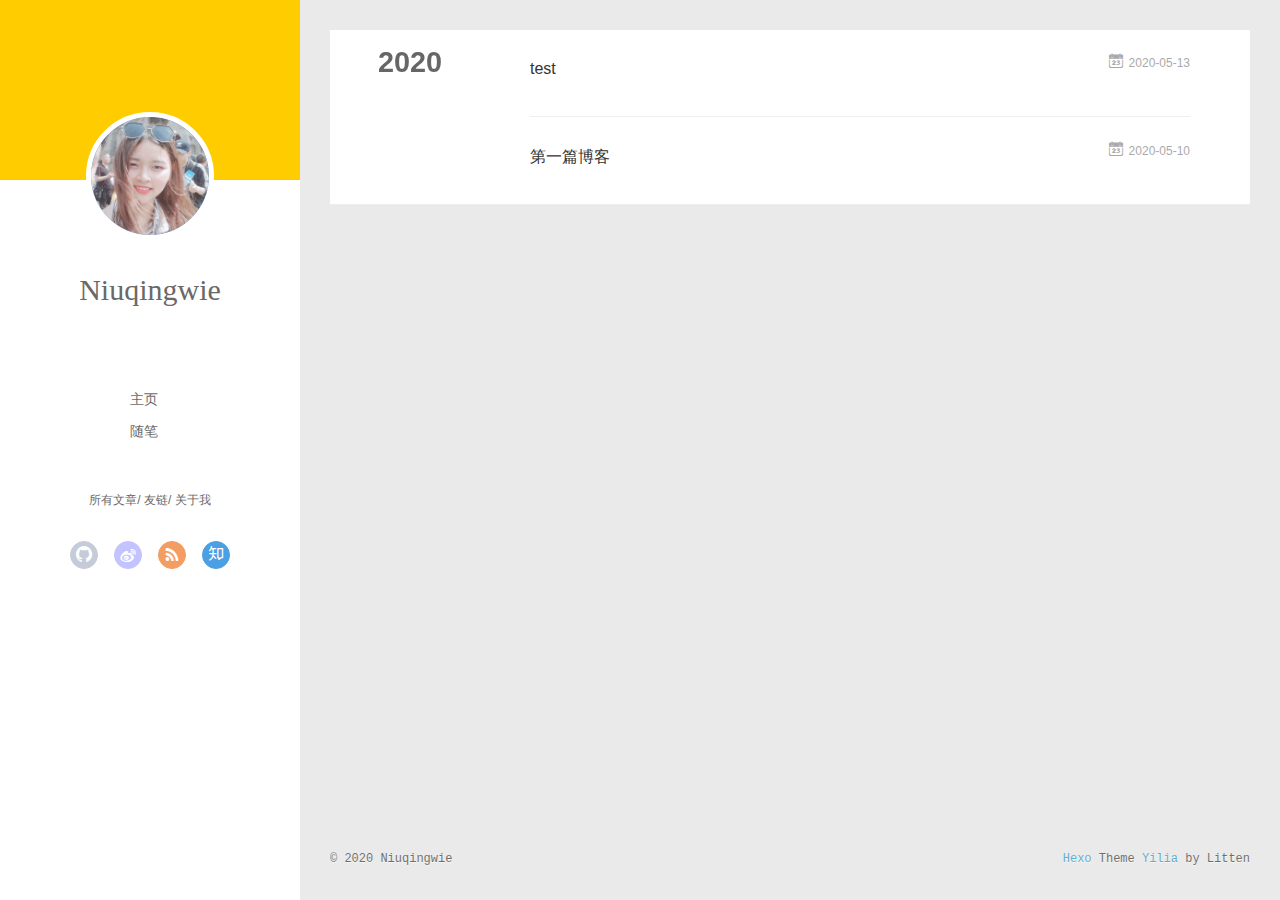
<file: archives/2020/05/index.html>
<!DOCTYPE html>
<html>
<head>
  <meta charset="utf-8">
  
  <meta name="renderer" content="webkit">
  <meta http-equiv="X-UA-Compatible" content="IE=edge" >
  <link rel="dns-prefetch" href="https://Niuqingwie.github.io">
  <title>Archives: 2020/5 | Hexo</title>
  <meta name="viewport" content="width=device-width, initial-scale=1, maximum-scale=1">
  <meta property="og:type" content="website">
<meta property="og:title" content="Hexo">
<meta property="og:url" content="https://niuqingwie.github.io/archives/2020/05/index.html">
<meta property="og:site_name" content="Hexo">
<meta property="og:locale" content="en_US">
<meta property="article:author" content="Niuqingwie">
<meta name="twitter:card" content="summary">
  
    <link rel="alternative" href="/atom.xml" title="Hexo" type="application/atom+xml">
  
  
    <link rel="icon" href="/favicon.png">
  
  <link rel="stylesheet" type="text/css" href="/./main.0cf68a.css">
  <style type="text/css">
  
    #container.show {
      background: linear-gradient(200deg,#a0cfe4,#e8c37e);
    }
  </style>
  

  

<meta name="generator" content="Hexo 4.2.0"></head>

<body>
  <div id="container" q-class="show:isCtnShow">
    <canvas id="anm-canvas" class="anm-canvas"></canvas>
    <div class="left-col" q-class="show:isShow">
      
<div class="overlay" style="background: #FFCC00"></div>
<div class="intrude-less">
	<header id="header" class="inner">
		<a href="/" class="profilepic">
			<img src="/img/wife.jpg" class="js-avatar">
		</a>
		<hgroup>
		  <h1 class="header-author"><a href="/">Niuqingwie</a></h1>
		</hgroup>
		

		<nav class="header-menu">
			<ul>
			
				<li><a href="/">主页</a></li>
	        
				<li><a href="/tags/%E9%9A%8F%E7%AC%94/">随笔</a></li>
	        
			</ul>
		</nav>
		<nav class="header-smart-menu">
    		
    			
    			<a q-on="click: openSlider(e, 'innerArchive')" href="javascript:void(0)">所有文章</a>
    			
            
    			
    			<a q-on="click: openSlider(e, 'friends')" href="javascript:void(0)">友链</a>
    			
            
    			
    			<a q-on="click: openSlider(e, 'aboutme')" href="javascript:void(0)">关于我</a>
    			
            
		</nav>
		<nav class="header-nav">
			<div class="social">
				
					<a class="github" target="_blank" href="#" title="github"><i class="icon-github"></i></a>
		        
					<a class="weibo" target="_blank" href="#" title="weibo"><i class="icon-weibo"></i></a>
		        
					<a class="rss" target="_blank" href="#" title="rss"><i class="icon-rss"></i></a>
		        
					<a class="zhihu" target="_blank" href="#" title="zhihu"><i class="icon-zhihu"></i></a>
		        
			</div>
		</nav>
	</header>		
</div>

    </div>
    <div class="mid-col" q-class="show:isShow,hide:isShow|isFalse">
      
<nav id="mobile-nav">
  	<div class="overlay js-overlay" style="background: #FFCC00"></div>
	<div class="btnctn js-mobile-btnctn">
  		<div class="slider-trigger list" q-on="click: openSlider(e)"><i class="icon icon-sort"></i></div>
	</div>
	<div class="intrude-less">
		<header id="header" class="inner">
			<div class="profilepic">
				<img src="/img/wife.jpg" class="js-avatar">
			</div>
			<hgroup>
			  <h1 class="header-author js-header-author">Niuqingwie</h1>
			</hgroup>
			
			
			
				
			
				
			
			
			
			<nav class="header-nav">
				<div class="social">
					
						<a class="github" target="_blank" href="#" title="github"><i class="icon-github"></i></a>
			        
						<a class="weibo" target="_blank" href="#" title="weibo"><i class="icon-weibo"></i></a>
			        
						<a class="rss" target="_blank" href="#" title="rss"><i class="icon-rss"></i></a>
			        
						<a class="zhihu" target="_blank" href="#" title="zhihu"><i class="icon-zhihu"></i></a>
			        
				</div>
			</nav>

			<nav class="header-menu js-header-menu">
				<ul style="width: 50%">
				
				
					<li style="width: 50%"><a href="/">主页</a></li>
		        
					<li style="width: 50%"><a href="/tags/%E9%9A%8F%E7%AC%94/">随笔</a></li>
		        
				</ul>
			</nav>
		</header>				
	</div>
	<div class="mobile-mask" style="display:none" q-show="isShow"></div>
</nav>

      <div id="wrapper" class="body-wrap">
        <div class="menu-l">
          <div class="canvas-wrap">
            <canvas data-colors="#eaeaea" data-sectionHeight="100" data-contentId="js-content" id="myCanvas1" class="anm-canvas"></canvas>
          </div>
          <div id="js-content" class="content-ll">
            
  
  
    
    
      
      
      <section class="archives-wrap">
        <div class="archive-year-wrap">
          <a href="/archives/2020" class="archive-year">2020</a>
        </div>
        <div class="archives">
    
    <article class="archive-article archive-type-post">
  <div class="archive-article-inner">
    <header class="archive-article-header">
      	<div class="article-meta">
	      	<a href="/2020/05/13/test/" class="archive-article-date">
  	<time datetime="2020-05-13T02:05:52.000Z" itemprop="datePublished"><i class="icon-calendar icon"></i>2020-05-13</time>
</a>
        </div>
    	 
  
    <h1 itemprop="name">
      <a class="archive-article-title" href="/2020/05/13/test/">test</a>
    </h1>
  

        <div class="article-info info-on-right">
          
          

        </div>
        <div class="clearfix"></div>
    </header>
  </div>
</article>
  
    
    
    <article class="archive-article archive-type-post">
  <div class="archive-article-inner">
    <header class="archive-article-header">
      	<div class="article-meta">
	      	<a href="/2020/05/10/hello-world/" class="archive-article-date">
  	<time datetime="2020-05-10T09:00:24.139Z" itemprop="datePublished"><i class="icon-calendar icon"></i>2020-05-10</time>
</a>
        </div>
    	 
  
    <h1 itemprop="name">
      <a class="archive-article-title" href="/2020/05/10/hello-world/">第一篇博客</a>
    </h1>
  

        <div class="article-info info-on-right">
          
          

        </div>
        <div class="clearfix"></div>
    </header>
  </div>
</article>
  
  
    </div></section>
  

    


          </div>
        </div>
      </div>
      <footer id="footer">
  <div class="outer">
    <div id="footer-info">
    	<div class="footer-left">
    		&copy; 2020 Niuqingwie
    	</div>
      	<div class="footer-right">
      		<a href="http://hexo.io/" target="_blank">Hexo</a>  Theme <a href="https://github.com/litten/hexo-theme-yilia" target="_blank">Yilia</a> by Litten
      	</div>
    </div>
  </div>
</footer>
    </div>
    <script>
	var yiliaConfig = {
		mathjax: false,
		isHome: false,
		isPost: false,
		isArchive: true,
		isTag: false,
		isCategory: false,
		open_in_new: false,
		toc_hide_index: true,
		root: "/",
		innerArchive: true,
		showTags: false
	}
</script>

<script>!function(t){function n(e){if(r[e])return r[e].exports;var i=r[e]={exports:{},id:e,loaded:!1};return t[e].call(i.exports,i,i.exports,n),i.loaded=!0,i.exports}var r={};n.m=t,n.c=r,n.p="./",n(0)}([function(t,n,r){r(195),t.exports=r(191)},function(t,n,r){var e=r(3),i=r(52),o=r(27),u=r(28),c=r(53),f="prototype",a=function(t,n,r){var s,l,h,v,p=t&a.F,d=t&a.G,y=t&a.S,g=t&a.P,b=t&a.B,m=d?e:y?e[n]||(e[n]={}):(e[n]||{})[f],x=d?i:i[n]||(i[n]={}),w=x[f]||(x[f]={});d&&(r=n);for(s in r)l=!p&&m&&void 0!==m[s],h=(l?m:r)[s],v=b&&l?c(h,e):g&&"function"==typeof h?c(Function.call,h):h,m&&u(m,s,h,t&a.U),x[s]!=h&&o(x,s,v),g&&w[s]!=h&&(w[s]=h)};e.core=i,a.F=1,a.G=2,a.S=4,a.P=8,a.B=16,a.W=32,a.U=64,a.R=128,t.exports=a},function(t,n,r){var e=r(6);t.exports=function(t){if(!e(t))throw TypeError(t+" is not an object!");return t}},function(t,n){var r=t.exports="undefined"!=typeof window&&window.Math==Math?window:"undefined"!=typeof self&&self.Math==Math?self:Function("return this")();"number"==typeof __g&&(__g=r)},function(t,n){t.exports=function(t){try{return!!t()}catch(t){return!0}}},function(t,n){var r=t.exports="undefined"!=typeof window&&window.Math==Math?window:"undefined"!=typeof self&&self.Math==Math?self:Function("return this")();"number"==typeof __g&&(__g=r)},function(t,n){t.exports=function(t){return"object"==typeof t?null!==t:"function"==typeof t}},function(t,n,r){var e=r(126)("wks"),i=r(76),o=r(3).Symbol,u="function"==typeof o;(t.exports=function(t){return e[t]||(e[t]=u&&o[t]||(u?o:i)("Symbol."+t))}).store=e},function(t,n){var r={}.hasOwnProperty;t.exports=function(t,n){return r.call(t,n)}},function(t,n,r){var e=r(94),i=r(33);t.exports=function(t){return e(i(t))}},function(t,n,r){t.exports=!r(4)(function(){return 7!=Object.defineProperty({},"a",{get:function(){return 7}}).a})},function(t,n,r){var e=r(2),i=r(167),o=r(50),u=Object.defineProperty;n.f=r(10)?Object.defineProperty:function(t,n,r){if(e(t),n=o(n,!0),e(r),i)try{return u(t,n,r)}catch(t){}if("get"in r||"set"in r)throw TypeError("Accessors not supported!");return"value"in r&&(t[n]=r.value),t}},function(t,n,r){t.exports=!r(18)(function(){return 7!=Object.defineProperty({},"a",{get:function(){return 7}}).a})},function(t,n,r){var e=r(14),i=r(22);t.exports=r(12)?function(t,n,r){return e.f(t,n,i(1,r))}:function(t,n,r){return t[n]=r,t}},function(t,n,r){var e=r(20),i=r(58),o=r(42),u=Object.defineProperty;n.f=r(12)?Object.defineProperty:function(t,n,r){if(e(t),n=o(n,!0),e(r),i)try{return u(t,n,r)}catch(t){}if("get"in r||"set"in r)throw TypeError("Accessors not supported!");return"value"in r&&(t[n]=r.value),t}},function(t,n,r){var e=r(40)("wks"),i=r(23),o=r(5).Symbol,u="function"==typeof o;(t.exports=function(t){return e[t]||(e[t]=u&&o[t]||(u?o:i)("Symbol."+t))}).store=e},function(t,n,r){var e=r(67),i=Math.min;t.exports=function(t){return t>0?i(e(t),9007199254740991):0}},function(t,n,r){var e=r(46);t.exports=function(t){return Object(e(t))}},function(t,n){t.exports=function(t){try{return!!t()}catch(t){return!0}}},function(t,n,r){var e=r(63),i=r(34);t.exports=Object.keys||function(t){return e(t,i)}},function(t,n,r){var e=r(21);t.exports=function(t){if(!e(t))throw TypeError(t+" is not an object!");return t}},function(t,n){t.exports=function(t){return"object"==typeof t?null!==t:"function"==typeof t}},function(t,n){t.exports=function(t,n){return{enumerable:!(1&t),configurable:!(2&t),writable:!(4&t),value:n}}},function(t,n){var r=0,e=Math.random();t.exports=function(t){return"Symbol(".concat(void 0===t?"":t,")_",(++r+e).toString(36))}},function(t,n){var r={}.hasOwnProperty;t.exports=function(t,n){return r.call(t,n)}},function(t,n){var r=t.exports={version:"2.4.0"};"number"==typeof __e&&(__e=r)},function(t,n){t.exports=function(t){if("function"!=typeof t)throw TypeError(t+" is not a function!");return t}},function(t,n,r){var e=r(11),i=r(66);t.exports=r(10)?function(t,n,r){return e.f(t,n,i(1,r))}:function(t,n,r){return t[n]=r,t}},function(t,n,r){var e=r(3),i=r(27),o=r(24),u=r(76)("src"),c="toString",f=Function[c],a=(""+f).split(c);r(52).inspectSource=function(t){return f.call(t)},(t.exports=function(t,n,r,c){var f="function"==typeof r;f&&(o(r,"name")||i(r,"name",n)),t[n]!==r&&(f&&(o(r,u)||i(r,u,t[n]?""+t[n]:a.join(String(n)))),t===e?t[n]=r:c?t[n]?t[n]=r:i(t,n,r):(delete t[n],i(t,n,r)))})(Function.prototype,c,function(){return"function"==typeof this&&this[u]||f.call(this)})},function(t,n,r){var e=r(1),i=r(4),o=r(46),u=function(t,n,r,e){var i=String(o(t)),u="<"+n;return""!==r&&(u+=" "+r+'="'+String(e).replace(/"/g,"&quot;")+'"'),u+">"+i+"</"+n+">"};t.exports=function(t,n){var r={};r[t]=n(u),e(e.P+e.F*i(function(){var n=""[t]('"');return n!==n.toLowerCase()||n.split('"').length>3}),"String",r)}},function(t,n,r){var e=r(115),i=r(46);t.exports=function(t){return e(i(t))}},function(t,n,r){var e=r(116),i=r(66),o=r(30),u=r(50),c=r(24),f=r(167),a=Object.getOwnPropertyDescriptor;n.f=r(10)?a:function(t,n){if(t=o(t),n=u(n,!0),f)try{return a(t,n)}catch(t){}if(c(t,n))return i(!e.f.call(t,n),t[n])}},function(t,n,r){var e=r(24),i=r(17),o=r(145)("IE_PROTO"),u=Object.prototype;t.exports=Object.getPrototypeOf||function(t){return t=i(t),e(t,o)?t[o]:"function"==typeof t.constructor&&t instanceof t.constructor?t.constructor.prototype:t instanceof Object?u:null}},function(t,n){t.exports=function(t){if(void 0==t)throw TypeError("Can't call method on  "+t);return t}},function(t,n){t.exports="constructor,hasOwnProperty,isPrototypeOf,propertyIsEnumerable,toLocaleString,toString,valueOf".split(",")},function(t,n){t.exports={}},function(t,n){t.exports=!0},function(t,n){n.f={}.propertyIsEnumerable},function(t,n,r){var e=r(14).f,i=r(8),o=r(15)("toStringTag");t.exports=function(t,n,r){t&&!i(t=r?t:t.prototype,o)&&e(t,o,{configurable:!0,value:n})}},function(t,n,r){var e=r(40)("keys"),i=r(23);t.exports=function(t){return e[t]||(e[t]=i(t))}},function(t,n,r){var e=r(5),i="__core-js_shared__",o=e[i]||(e[i]={});t.exports=function(t){return o[t]||(o[t]={})}},function(t,n){var r=Math.ceil,e=Math.floor;t.exports=function(t){return isNaN(t=+t)?0:(t>0?e:r)(t)}},function(t,n,r){var e=r(21);t.exports=function(t,n){if(!e(t))return t;var r,i;if(n&&"function"==typeof(r=t.toString)&&!e(i=r.call(t)))return i;if("function"==typeof(r=t.valueOf)&&!e(i=r.call(t)))return i;if(!n&&"function"==typeof(r=t.toString)&&!e(i=r.call(t)))return i;throw TypeError("Can't convert object to primitive value")}},function(t,n,r){var e=r(5),i=r(25),o=r(36),u=r(44),c=r(14).f;t.exports=function(t){var n=i.Symbol||(i.Symbol=o?{}:e.Symbol||{});"_"==t.charAt(0)||t in n||c(n,t,{value:u.f(t)})}},function(t,n,r){n.f=r(15)},function(t,n){var r={}.toString;t.exports=function(t){return r.call(t).slice(8,-1)}},function(t,n){t.exports=function(t){if(void 0==t)throw TypeError("Can't call method on  "+t);return t}},function(t,n,r){var e=r(4);t.exports=function(t,n){return!!t&&e(function(){n?t.call(null,function(){},1):t.call(null)})}},function(t,n,r){var e=r(53),i=r(115),o=r(17),u=r(16),c=r(203);t.exports=function(t,n){var r=1==t,f=2==t,a=3==t,s=4==t,l=6==t,h=5==t||l,v=n||c;return function(n,c,p){for(var d,y,g=o(n),b=i(g),m=e(c,p,3),x=u(b.length),w=0,S=r?v(n,x):f?v(n,0):void 0;x>w;w++)if((h||w in b)&&(d=b[w],y=m(d,w,g),t))if(r)S[w]=y;else if(y)switch(t){case 3:return!0;case 5:return d;case 6:return w;case 2:S.push(d)}else if(s)return!1;return l?-1:a||s?s:S}}},function(t,n,r){var e=r(1),i=r(52),o=r(4);t.exports=function(t,n){var r=(i.Object||{})[t]||Object[t],u={};u[t]=n(r),e(e.S+e.F*o(function(){r(1)}),"Object",u)}},function(t,n,r){var e=r(6);t.exports=function(t,n){if(!e(t))return t;var r,i;if(n&&"function"==typeof(r=t.toString)&&!e(i=r.call(t)))return i;if("function"==typeof(r=t.valueOf)&&!e(i=r.call(t)))return i;if(!n&&"function"==typeof(r=t.toString)&&!e(i=r.call(t)))return i;throw TypeError("Can't convert object to primitive value")}},function(t,n,r){var e=r(5),i=r(25),o=r(91),u=r(13),c="prototype",f=function(t,n,r){var a,s,l,h=t&f.F,v=t&f.G,p=t&f.S,d=t&f.P,y=t&f.B,g=t&f.W,b=v?i:i[n]||(i[n]={}),m=b[c],x=v?e:p?e[n]:(e[n]||{})[c];v&&(r=n);for(a in r)(s=!h&&x&&void 0!==x[a])&&a in b||(l=s?x[a]:r[a],b[a]=v&&"function"!=typeof x[a]?r[a]:y&&s?o(l,e):g&&x[a]==l?function(t){var n=function(n,r,e){if(this instanceof t){switch(arguments.length){case 0:return new t;case 1:return new t(n);case 2:return new t(n,r)}return new t(n,r,e)}return t.apply(this,arguments)};return n[c]=t[c],n}(l):d&&"function"==typeof l?o(Function.call,l):l,d&&((b.virtual||(b.virtual={}))[a]=l,t&f.R&&m&&!m[a]&&u(m,a,l)))};f.F=1,f.G=2,f.S=4,f.P=8,f.B=16,f.W=32,f.U=64,f.R=128,t.exports=f},function(t,n){var r=t.exports={version:"2.4.0"};"number"==typeof __e&&(__e=r)},function(t,n,r){var e=r(26);t.exports=function(t,n,r){if(e(t),void 0===n)return t;switch(r){case 1:return function(r){return t.call(n,r)};case 2:return function(r,e){return t.call(n,r,e)};case 3:return function(r,e,i){return t.call(n,r,e,i)}}return function(){return t.apply(n,arguments)}}},function(t,n,r){var e=r(183),i=r(1),o=r(126)("metadata"),u=o.store||(o.store=new(r(186))),c=function(t,n,r){var i=u.get(t);if(!i){if(!r)return;u.set(t,i=new e)}var o=i.get(n);if(!o){if(!r)return;i.set(n,o=new e)}return o},f=function(t,n,r){var e=c(n,r,!1);return void 0!==e&&e.has(t)},a=function(t,n,r){var e=c(n,r,!1);return void 0===e?void 0:e.get(t)},s=function(t,n,r,e){c(r,e,!0).set(t,n)},l=function(t,n){var r=c(t,n,!1),e=[];return r&&r.forEach(function(t,n){e.push(n)}),e},h=function(t){return void 0===t||"symbol"==typeof t?t:String(t)},v=function(t){i(i.S,"Reflect",t)};t.exports={store:u,map:c,has:f,get:a,set:s,keys:l,key:h,exp:v}},function(t,n,r){"use strict";if(r(10)){var e=r(69),i=r(3),o=r(4),u=r(1),c=r(127),f=r(152),a=r(53),s=r(68),l=r(66),h=r(27),v=r(73),p=r(67),d=r(16),y=r(75),g=r(50),b=r(24),m=r(180),x=r(114),w=r(6),S=r(17),_=r(137),O=r(70),E=r(32),P=r(71).f,j=r(154),F=r(76),M=r(7),A=r(48),N=r(117),T=r(146),I=r(155),k=r(80),L=r(123),R=r(74),C=r(130),D=r(160),U=r(11),W=r(31),G=U.f,B=W.f,V=i.RangeError,z=i.TypeError,q=i.Uint8Array,K="ArrayBuffer",J="Shared"+K,Y="BYTES_PER_ELEMENT",H="prototype",$=Array[H],X=f.ArrayBuffer,Q=f.DataView,Z=A(0),tt=A(2),nt=A(3),rt=A(4),et=A(5),it=A(6),ot=N(!0),ut=N(!1),ct=I.values,ft=I.keys,at=I.entries,st=$.lastIndexOf,lt=$.reduce,ht=$.reduceRight,vt=$.join,pt=$.sort,dt=$.slice,yt=$.toString,gt=$.toLocaleString,bt=M("iterator"),mt=M("toStringTag"),xt=F("typed_constructor"),wt=F("def_constructor"),St=c.CONSTR,_t=c.TYPED,Ot=c.VIEW,Et="Wrong length!",Pt=A(1,function(t,n){return Tt(T(t,t[wt]),n)}),jt=o(function(){return 1===new q(new Uint16Array([1]).buffer)[0]}),Ft=!!q&&!!q[H].set&&o(function(){new q(1).set({})}),Mt=function(t,n){if(void 0===t)throw z(Et);var r=+t,e=d(t);if(n&&!m(r,e))throw V(Et);return e},At=function(t,n){var r=p(t);if(r<0||r%n)throw V("Wrong offset!");return r},Nt=function(t){if(w(t)&&_t in t)return t;throw z(t+" is not a typed array!")},Tt=function(t,n){if(!(w(t)&&xt in t))throw z("It is not a typed array constructor!");return new t(n)},It=function(t,n){return kt(T(t,t[wt]),n)},kt=function(t,n){for(var r=0,e=n.length,i=Tt(t,e);e>r;)i[r]=n[r++];return i},Lt=function(t,n,r){G(t,n,{get:function(){return this._d[r]}})},Rt=function(t){var n,r,e,i,o,u,c=S(t),f=arguments.length,s=f>1?arguments[1]:void 0,l=void 0!==s,h=j(c);if(void 0!=h&&!_(h)){for(u=h.call(c),e=[],n=0;!(o=u.next()).done;n++)e.push(o.value);c=e}for(l&&f>2&&(s=a(s,arguments[2],2)),n=0,r=d(c.length),i=Tt(this,r);r>n;n++)i[n]=l?s(c[n],n):c[n];return i},Ct=function(){for(var t=0,n=arguments.length,r=Tt(this,n);n>t;)r[t]=arguments[t++];return r},Dt=!!q&&o(function(){gt.call(new q(1))}),Ut=function(){return gt.apply(Dt?dt.call(Nt(this)):Nt(this),arguments)},Wt={copyWithin:function(t,n){return D.call(Nt(this),t,n,arguments.length>2?arguments[2]:void 0)},every:function(t){return rt(Nt(this),t,arguments.length>1?arguments[1]:void 0)},fill:function(t){return C.apply(Nt(this),arguments)},filter:function(t){return It(this,tt(Nt(this),t,arguments.length>1?arguments[1]:void 0))},find:function(t){return et(Nt(this),t,arguments.length>1?arguments[1]:void 0)},findIndex:function(t){return it(Nt(this),t,arguments.length>1?arguments[1]:void 0)},forEach:function(t){Z(Nt(this),t,arguments.length>1?arguments[1]:void 0)},indexOf:function(t){return ut(Nt(this),t,arguments.length>1?arguments[1]:void 0)},includes:function(t){return ot(Nt(this),t,arguments.length>1?arguments[1]:void 0)},join:function(t){return vt.apply(Nt(this),arguments)},lastIndexOf:function(t){return st.apply(Nt(this),arguments)},map:function(t){return Pt(Nt(this),t,arguments.length>1?arguments[1]:void 0)},reduce:function(t){return lt.apply(Nt(this),arguments)},reduceRight:function(t){return ht.apply(Nt(this),arguments)},reverse:function(){for(var t,n=this,r=Nt(n).length,e=Math.floor(r/2),i=0;i<e;)t=n[i],n[i++]=n[--r],n[r]=t;return n},some:function(t){return nt(Nt(this),t,arguments.length>1?arguments[1]:void 0)},sort:function(t){return pt.call(Nt(this),t)},subarray:function(t,n){var r=Nt(this),e=r.length,i=y(t,e);return new(T(r,r[wt]))(r.buffer,r.byteOffset+i*r.BYTES_PER_ELEMENT,d((void 0===n?e:y(n,e))-i))}},Gt=function(t,n){return It(this,dt.call(Nt(this),t,n))},Bt=function(t){Nt(this);var n=At(arguments[1],1),r=this.length,e=S(t),i=d(e.length),o=0;if(i+n>r)throw V(Et);for(;o<i;)this[n+o]=e[o++]},Vt={entries:function(){return at.call(Nt(this))},keys:function(){return ft.call(Nt(this))},values:function(){return ct.call(Nt(this))}},zt=function(t,n){return w(t)&&t[_t]&&"symbol"!=typeof n&&n in t&&String(+n)==String(n)},qt=function(t,n){return zt(t,n=g(n,!0))?l(2,t[n]):B(t,n)},Kt=function(t,n,r){return!(zt(t,n=g(n,!0))&&w(r)&&b(r,"value"))||b(r,"get")||b(r,"set")||r.configurable||b(r,"writable")&&!r.writable||b(r,"enumerable")&&!r.enumerable?G(t,n,r):(t[n]=r.value,t)};St||(W.f=qt,U.f=Kt),u(u.S+u.F*!St,"Object",{getOwnPropertyDescriptor:qt,defineProperty:Kt}),o(function(){yt.call({})})&&(yt=gt=function(){return vt.call(this)});var Jt=v({},Wt);v(Jt,Vt),h(Jt,bt,Vt.values),v(Jt,{slice:Gt,set:Bt,constructor:function(){},toString:yt,toLocaleString:Ut}),Lt(Jt,"buffer","b"),Lt(Jt,"byteOffset","o"),Lt(Jt,"byteLength","l"),Lt(Jt,"length","e"),G(Jt,mt,{get:function(){return this[_t]}}),t.exports=function(t,n,r,f){f=!!f;var a=t+(f?"Clamped":"")+"Array",l="Uint8Array"!=a,v="get"+t,p="set"+t,y=i[a],g=y||{},b=y&&E(y),m=!y||!c.ABV,S={},_=y&&y[H],j=function(t,r){var e=t._d;return e.v[v](r*n+e.o,jt)},F=function(t,r,e){var i=t._d;f&&(e=(e=Math.round(e))<0?0:e>255?255:255&e),i.v[p](r*n+i.o,e,jt)},M=function(t,n){G(t,n,{get:function(){return j(this,n)},set:function(t){return F(this,n,t)},enumerable:!0})};m?(y=r(function(t,r,e,i){s(t,y,a,"_d");var o,u,c,f,l=0,v=0;if(w(r)){if(!(r instanceof X||(f=x(r))==K||f==J))return _t in r?kt(y,r):Rt.call(y,r);o=r,v=At(e,n);var p=r.byteLength;if(void 0===i){if(p%n)throw V(Et);if((u=p-v)<0)throw V(Et)}else if((u=d(i)*n)+v>p)throw V(Et);c=u/n}else c=Mt(r,!0),u=c*n,o=new X(u);for(h(t,"_d",{b:o,o:v,l:u,e:c,v:new Q(o)});l<c;)M(t,l++)}),_=y[H]=O(Jt),h(_,"constructor",y)):L(function(t){new y(null),new y(t)},!0)||(y=r(function(t,r,e,i){s(t,y,a);var o;return w(r)?r instanceof X||(o=x(r))==K||o==J?void 0!==i?new g(r,At(e,n),i):void 0!==e?new g(r,At(e,n)):new g(r):_t in r?kt(y,r):Rt.call(y,r):new g(Mt(r,l))}),Z(b!==Function.prototype?P(g).concat(P(b)):P(g),function(t){t in y||h(y,t,g[t])}),y[H]=_,e||(_.constructor=y));var A=_[bt],N=!!A&&("values"==A.name||void 0==A.name),T=Vt.values;h(y,xt,!0),h(_,_t,a),h(_,Ot,!0),h(_,wt,y),(f?new y(1)[mt]==a:mt in _)||G(_,mt,{get:function(){return a}}),S[a]=y,u(u.G+u.W+u.F*(y!=g),S),u(u.S,a,{BYTES_PER_ELEMENT:n,from:Rt,of:Ct}),Y in _||h(_,Y,n),u(u.P,a,Wt),R(a),u(u.P+u.F*Ft,a,{set:Bt}),u(u.P+u.F*!N,a,Vt),u(u.P+u.F*(_.toString!=yt),a,{toString:yt}),u(u.P+u.F*o(function(){new y(1).slice()}),a,{slice:Gt}),u(u.P+u.F*(o(function(){return[1,2].toLocaleString()!=new y([1,2]).toLocaleString()})||!o(function(){_.toLocaleString.call([1,2])})),a,{toLocaleString:Ut}),k[a]=N?A:T,e||N||h(_,bt,T)}}else t.exports=function(){}},function(t,n){var r={}.toString;t.exports=function(t){return r.call(t).slice(8,-1)}},function(t,n,r){var e=r(21),i=r(5).document,o=e(i)&&e(i.createElement);t.exports=function(t){return o?i.createElement(t):{}}},function(t,n,r){t.exports=!r(12)&&!r(18)(function(){return 7!=Object.defineProperty(r(57)("div"),"a",{get:function(){return 7}}).a})},function(t,n,r){"use strict";var e=r(36),i=r(51),o=r(64),u=r(13),c=r(8),f=r(35),a=r(96),s=r(38),l=r(103),h=r(15)("iterator"),v=!([].keys&&"next"in[].keys()),p="keys",d="values",y=function(){return this};t.exports=function(t,n,r,g,b,m,x){a(r,n,g);var w,S,_,O=function(t){if(!v&&t in F)return F[t];switch(t){case p:case d:return function(){return new r(this,t)}}return function(){return new r(this,t)}},E=n+" Iterator",P=b==d,j=!1,F=t.prototype,M=F[h]||F["@@iterator"]||b&&F[b],A=M||O(b),N=b?P?O("entries"):A:void 0,T="Array"==n?F.entries||M:M;if(T&&(_=l(T.call(new t)))!==Object.prototype&&(s(_,E,!0),e||c(_,h)||u(_,h,y)),P&&M&&M.name!==d&&(j=!0,A=function(){return M.call(this)}),e&&!x||!v&&!j&&F[h]||u(F,h,A),f[n]=A,f[E]=y,b)if(w={values:P?A:O(d),keys:m?A:O(p),entries:N},x)for(S in w)S in F||o(F,S,w[S]);else i(i.P+i.F*(v||j),n,w);return w}},function(t,n,r){var e=r(20),i=r(100),o=r(34),u=r(39)("IE_PROTO"),c=function(){},f="prototype",a=function(){var t,n=r(57)("iframe"),e=o.length;for(n.style.display="none",r(93).appendChild(n),n.src="javascript:",t=n.contentWindow.document,t.open(),t.write("<script>document.F=Object<\/script>"),t.close(),a=t.F;e--;)delete a[f][o[e]];return a()};t.exports=Object.create||function(t,n){var r;return null!==t?(c[f]=e(t),r=new c,c[f]=null,r[u]=t):r=a(),void 0===n?r:i(r,n)}},function(t,n,r){var e=r(63),i=r(34).concat("length","prototype");n.f=Object.getOwnPropertyNames||function(t){return e(t,i)}},function(t,n){n.f=Object.getOwnPropertySymbols},function(t,n,r){var e=r(8),i=r(9),o=r(90)(!1),u=r(39)("IE_PROTO");t.exports=function(t,n){var r,c=i(t),f=0,a=[];for(r in c)r!=u&&e(c,r)&&a.push(r);for(;n.length>f;)e(c,r=n[f++])&&(~o(a,r)||a.push(r));return a}},function(t,n,r){t.exports=r(13)},function(t,n,r){var e=r(76)("meta"),i=r(6),o=r(24),u=r(11).f,c=0,f=Object.isExtensible||function(){return!0},a=!r(4)(function(){return f(Object.preventExtensions({}))}),s=function(t){u(t,e,{value:{i:"O"+ ++c,w:{}}})},l=function(t,n){if(!i(t))return"symbol"==typeof t?t:("string"==typeof t?"S":"P")+t;if(!o(t,e)){if(!f(t))return"F";if(!n)return"E";s(t)}return t[e].i},h=function(t,n){if(!o(t,e)){if(!f(t))return!0;if(!n)return!1;s(t)}return t[e].w},v=function(t){return a&&p.NEED&&f(t)&&!o(t,e)&&s(t),t},p=t.exports={KEY:e,NEED:!1,fastKey:l,getWeak:h,onFreeze:v}},function(t,n){t.exports=function(t,n){return{enumerable:!(1&t),configurable:!(2&t),writable:!(4&t),value:n}}},function(t,n){var r=Math.ceil,e=Math.floor;t.exports=function(t){return isNaN(t=+t)?0:(t>0?e:r)(t)}},function(t,n){t.exports=function(t,n,r,e){if(!(t instanceof n)||void 0!==e&&e in t)throw TypeError(r+": incorrect invocation!");return t}},function(t,n){t.exports=!1},function(t,n,r){var e=r(2),i=r(173),o=r(133),u=r(145)("IE_PROTO"),c=function(){},f="prototype",a=function(){var t,n=r(132)("iframe"),e=o.length;for(n.style.display="none",r(135).appendChild(n),n.src="javascript:",t=n.contentWindow.document,t.open(),t.write("<script>document.F=Object<\/script>"),t.close(),a=t.F;e--;)delete a[f][o[e]];return a()};t.exports=Object.create||function(t,n){var r;return null!==t?(c[f]=e(t),r=new c,c[f]=null,r[u]=t):r=a(),void 0===n?r:i(r,n)}},function(t,n,r){var e=r(175),i=r(133).concat("length","prototype");n.f=Object.getOwnPropertyNames||function(t){return e(t,i)}},function(t,n,r){var e=r(175),i=r(133);t.exports=Object.keys||function(t){return e(t,i)}},function(t,n,r){var e=r(28);t.exports=function(t,n,r){for(var i in n)e(t,i,n[i],r);return t}},function(t,n,r){"use strict";var e=r(3),i=r(11),o=r(10),u=r(7)("species");t.exports=function(t){var n=e[t];o&&n&&!n[u]&&i.f(n,u,{configurable:!0,get:function(){return this}})}},function(t,n,r){var e=r(67),i=Math.max,o=Math.min;t.exports=function(t,n){return t=e(t),t<0?i(t+n,0):o(t,n)}},function(t,n){var r=0,e=Math.random();t.exports=function(t){return"Symbol(".concat(void 0===t?"":t,")_",(++r+e).toString(36))}},function(t,n,r){var e=r(33);t.exports=function(t){return Object(e(t))}},function(t,n,r){var e=r(7)("unscopables"),i=Array.prototype;void 0==i[e]&&r(27)(i,e,{}),t.exports=function(t){i[e][t]=!0}},function(t,n,r){var e=r(53),i=r(169),o=r(137),u=r(2),c=r(16),f=r(154),a={},s={},n=t.exports=function(t,n,r,l,h){var v,p,d,y,g=h?function(){return t}:f(t),b=e(r,l,n?2:1),m=0;if("function"!=typeof g)throw TypeError(t+" is not iterable!");if(o(g)){for(v=c(t.length);v>m;m++)if((y=n?b(u(p=t[m])[0],p[1]):b(t[m]))===a||y===s)return y}else for(d=g.call(t);!(p=d.next()).done;)if((y=i(d,b,p.value,n))===a||y===s)return y};n.BREAK=a,n.RETURN=s},function(t,n){t.exports={}},function(t,n,r){var e=r(11).f,i=r(24),o=r(7)("toStringTag");t.exports=function(t,n,r){t&&!i(t=r?t:t.prototype,o)&&e(t,o,{configurable:!0,value:n})}},function(t,n,r){var e=r(1),i=r(46),o=r(4),u=r(150),c="["+u+"]",f="​",a=RegExp("^"+c+c+"*"),s=RegExp(c+c+"*$"),l=function(t,n,r){var i={},c=o(function(){return!!u[t]()||f[t]()!=f}),a=i[t]=c?n(h):u[t];r&&(i[r]=a),e(e.P+e.F*c,"String",i)},h=l.trim=function(t,n){return t=String(i(t)),1&n&&(t=t.replace(a,"")),2&n&&(t=t.replace(s,"")),t};t.exports=l},function(t,n,r){t.exports={default:r(86),__esModule:!0}},function(t,n,r){t.exports={default:r(87),__esModule:!0}},function(t,n,r){"use strict";function e(t){return t&&t.__esModule?t:{default:t}}n.__esModule=!0;var i=r(84),o=e(i),u=r(83),c=e(u),f="function"==typeof c.default&&"symbol"==typeof o.default?function(t){return typeof t}:function(t){return t&&"function"==typeof c.default&&t.constructor===c.default&&t!==c.default.prototype?"symbol":typeof t};n.default="function"==typeof c.default&&"symbol"===f(o.default)?function(t){return void 0===t?"undefined":f(t)}:function(t){return t&&"function"==typeof c.default&&t.constructor===c.default&&t!==c.default.prototype?"symbol":void 0===t?"undefined":f(t)}},function(t,n,r){r(110),r(108),r(111),r(112),t.exports=r(25).Symbol},function(t,n,r){r(109),r(113),t.exports=r(44).f("iterator")},function(t,n){t.exports=function(t){if("function"!=typeof t)throw TypeError(t+" is not a function!");return t}},function(t,n){t.exports=function(){}},function(t,n,r){var e=r(9),i=r(106),o=r(105);t.exports=function(t){return function(n,r,u){var c,f=e(n),a=i(f.length),s=o(u,a);if(t&&r!=r){for(;a>s;)if((c=f[s++])!=c)return!0}else for(;a>s;s++)if((t||s in f)&&f[s]===r)return t||s||0;return!t&&-1}}},function(t,n,r){var e=r(88);t.exports=function(t,n,r){if(e(t),void 0===n)return t;switch(r){case 1:return function(r){return t.call(n,r)};case 2:return function(r,e){return t.call(n,r,e)};case 3:return function(r,e,i){return t.call(n,r,e,i)}}return function(){return t.apply(n,arguments)}}},function(t,n,r){var e=r(19),i=r(62),o=r(37);t.exports=function(t){var n=e(t),r=i.f;if(r)for(var u,c=r(t),f=o.f,a=0;c.length>a;)f.call(t,u=c[a++])&&n.push(u);return n}},function(t,n,r){t.exports=r(5).document&&document.documentElement},function(t,n,r){var e=r(56);t.exports=Object("z").propertyIsEnumerable(0)?Object:function(t){return"String"==e(t)?t.split(""):Object(t)}},function(t,n,r){var e=r(56);t.exports=Array.isArray||function(t){return"Array"==e(t)}},function(t,n,r){"use strict";var e=r(60),i=r(22),o=r(38),u={};r(13)(u,r(15)("iterator"),function(){return this}),t.exports=function(t,n,r){t.prototype=e(u,{next:i(1,r)}),o(t,n+" Iterator")}},function(t,n){t.exports=function(t,n){return{value:n,done:!!t}}},function(t,n,r){var e=r(19),i=r(9);t.exports=function(t,n){for(var r,o=i(t),u=e(o),c=u.length,f=0;c>f;)if(o[r=u[f++]]===n)return r}},function(t,n,r){var e=r(23)("meta"),i=r(21),o=r(8),u=r(14).f,c=0,f=Object.isExtensible||function(){return!0},a=!r(18)(function(){return f(Object.preventExtensions({}))}),s=function(t){u(t,e,{value:{i:"O"+ ++c,w:{}}})},l=function(t,n){if(!i(t))return"symbol"==typeof t?t:("string"==typeof t?"S":"P")+t;if(!o(t,e)){if(!f(t))return"F";if(!n)return"E";s(t)}return t[e].i},h=function(t,n){if(!o(t,e)){if(!f(t))return!0;if(!n)return!1;s(t)}return t[e].w},v=function(t){return a&&p.NEED&&f(t)&&!o(t,e)&&s(t),t},p=t.exports={KEY:e,NEED:!1,fastKey:l,getWeak:h,onFreeze:v}},function(t,n,r){var e=r(14),i=r(20),o=r(19);t.exports=r(12)?Object.defineProperties:function(t,n){i(t);for(var r,u=o(n),c=u.length,f=0;c>f;)e.f(t,r=u[f++],n[r]);return t}},function(t,n,r){var e=r(37),i=r(22),o=r(9),u=r(42),c=r(8),f=r(58),a=Object.getOwnPropertyDescriptor;n.f=r(12)?a:function(t,n){if(t=o(t),n=u(n,!0),f)try{return a(t,n)}catch(t){}if(c(t,n))return i(!e.f.call(t,n),t[n])}},function(t,n,r){var e=r(9),i=r(61).f,o={}.toString,u="object"==typeof window&&window&&Object.getOwnPropertyNames?Object.getOwnPropertyNames(window):[],c=function(t){try{return i(t)}catch(t){return u.slice()}};t.exports.f=function(t){return u&&"[object Window]"==o.call(t)?c(t):i(e(t))}},function(t,n,r){var e=r(8),i=r(77),o=r(39)("IE_PROTO"),u=Object.prototype;t.exports=Object.getPrototypeOf||function(t){return t=i(t),e(t,o)?t[o]:"function"==typeof t.constructor&&t instanceof t.constructor?t.constructor.prototype:t instanceof Object?u:null}},function(t,n,r){var e=r(41),i=r(33);t.exports=function(t){return function(n,r){var o,u,c=String(i(n)),f=e(r),a=c.length;return f<0||f>=a?t?"":void 0:(o=c.charCodeAt(f),o<55296||o>56319||f+1===a||(u=c.charCodeAt(f+1))<56320||u>57343?t?c.charAt(f):o:t?c.slice(f,f+2):u-56320+(o-55296<<10)+65536)}}},function(t,n,r){var e=r(41),i=Math.max,o=Math.min;t.exports=function(t,n){return t=e(t),t<0?i(t+n,0):o(t,n)}},function(t,n,r){var e=r(41),i=Math.min;t.exports=function(t){return t>0?i(e(t),9007199254740991):0}},function(t,n,r){"use strict";var e=r(89),i=r(97),o=r(35),u=r(9);t.exports=r(59)(Array,"Array",function(t,n){this._t=u(t),this._i=0,this._k=n},function(){var t=this._t,n=this._k,r=this._i++;return!t||r>=t.length?(this._t=void 0,i(1)):"keys"==n?i(0,r):"values"==n?i(0,t[r]):i(0,[r,t[r]])},"values"),o.Arguments=o.Array,e("keys"),e("values"),e("entries")},function(t,n){},function(t,n,r){"use strict";var e=r(104)(!0);r(59)(String,"String",function(t){this._t=String(t),this._i=0},function(){var t,n=this._t,r=this._i;return r>=n.length?{value:void 0,done:!0}:(t=e(n,r),this._i+=t.length,{value:t,done:!1})})},function(t,n,r){"use strict";var e=r(5),i=r(8),o=r(12),u=r(51),c=r(64),f=r(99).KEY,a=r(18),s=r(40),l=r(38),h=r(23),v=r(15),p=r(44),d=r(43),y=r(98),g=r(92),b=r(95),m=r(20),x=r(9),w=r(42),S=r(22),_=r(60),O=r(102),E=r(101),P=r(14),j=r(19),F=E.f,M=P.f,A=O.f,N=e.Symbol,T=e.JSON,I=T&&T.stringify,k="prototype",L=v("_hidden"),R=v("toPrimitive"),C={}.propertyIsEnumerable,D=s("symbol-registry"),U=s("symbols"),W=s("op-symbols"),G=Object[k],B="function"==typeof N,V=e.QObject,z=!V||!V[k]||!V[k].findChild,q=o&&a(function(){return 7!=_(M({},"a",{get:function(){return M(this,"a",{value:7}).a}})).a})?function(t,n,r){var e=F(G,n);e&&delete G[n],M(t,n,r),e&&t!==G&&M(G,n,e)}:M,K=function(t){var n=U[t]=_(N[k]);return n._k=t,n},J=B&&"symbol"==typeof N.iterator?function(t){return"symbol"==typeof t}:function(t){return t instanceof N},Y=function(t,n,r){return t===G&&Y(W,n,r),m(t),n=w(n,!0),m(r),i(U,n)?(r.enumerable?(i(t,L)&&t[L][n]&&(t[L][n]=!1),r=_(r,{enumerable:S(0,!1)})):(i(t,L)||M(t,L,S(1,{})),t[L][n]=!0),q(t,n,r)):M(t,n,r)},H=function(t,n){m(t);for(var r,e=g(n=x(n)),i=0,o=e.length;o>i;)Y(t,r=e[i++],n[r]);return t},$=function(t,n){return void 0===n?_(t):H(_(t),n)},X=function(t){var n=C.call(this,t=w(t,!0));return!(this===G&&i(U,t)&&!i(W,t))&&(!(n||!i(this,t)||!i(U,t)||i(this,L)&&this[L][t])||n)},Q=function(t,n){if(t=x(t),n=w(n,!0),t!==G||!i(U,n)||i(W,n)){var r=F(t,n);return!r||!i(U,n)||i(t,L)&&t[L][n]||(r.enumerable=!0),r}},Z=function(t){for(var n,r=A(x(t)),e=[],o=0;r.length>o;)i(U,n=r[o++])||n==L||n==f||e.push(n);return e},tt=function(t){for(var n,r=t===G,e=A(r?W:x(t)),o=[],u=0;e.length>u;)!i(U,n=e[u++])||r&&!i(G,n)||o.push(U[n]);return o};B||(N=function(){if(this instanceof N)throw TypeError("Symbol is not a constructor!");var t=h(arguments.length>0?arguments[0]:void 0),n=function(r){this===G&&n.call(W,r),i(this,L)&&i(this[L],t)&&(this[L][t]=!1),q(this,t,S(1,r))};return o&&z&&q(G,t,{configurable:!0,set:n}),K(t)},c(N[k],"toString",function(){return this._k}),E.f=Q,P.f=Y,r(61).f=O.f=Z,r(37).f=X,r(62).f=tt,o&&!r(36)&&c(G,"propertyIsEnumerable",X,!0),p.f=function(t){return K(v(t))}),u(u.G+u.W+u.F*!B,{Symbol:N});for(var nt="hasInstance,isConcatSpreadable,iterator,match,replace,search,species,split,toPrimitive,toStringTag,unscopables".split(","),rt=0;nt.length>rt;)v(nt[rt++]);for(var nt=j(v.store),rt=0;nt.length>rt;)d(nt[rt++]);u(u.S+u.F*!B,"Symbol",{for:function(t){return i(D,t+="")?D[t]:D[t]=N(t)},keyFor:function(t){if(J(t))return y(D,t);throw TypeError(t+" is not a symbol!")},useSetter:function(){z=!0},useSimple:function(){z=!1}}),u(u.S+u.F*!B,"Object",{create:$,defineProperty:Y,defineProperties:H,getOwnPropertyDescriptor:Q,getOwnPropertyNames:Z,getOwnPropertySymbols:tt}),T&&u(u.S+u.F*(!B||a(function(){var t=N();return"[null]"!=I([t])||"{}"!=I({a:t})||"{}"!=I(Object(t))})),"JSON",{stringify:function(t){if(void 0!==t&&!J(t)){for(var n,r,e=[t],i=1;arguments.length>i;)e.push(arguments[i++]);return n=e[1],"function"==typeof n&&(r=n),!r&&b(n)||(n=function(t,n){if(r&&(n=r.call(this,t,n)),!J(n))return n}),e[1]=n,I.apply(T,e)}}}),N[k][R]||r(13)(N[k],R,N[k].valueOf),l(N,"Symbol"),l(Math,"Math",!0),l(e.JSON,"JSON",!0)},function(t,n,r){r(43)("asyncIterator")},function(t,n,r){r(43)("observable")},function(t,n,r){r(107);for(var e=r(5),i=r(13),o=r(35),u=r(15)("toStringTag"),c=["NodeList","DOMTokenList","MediaList","StyleSheetList","CSSRuleList"],f=0;f<5;f++){var a=c[f],s=e[a],l=s&&s.prototype;l&&!l[u]&&i(l,u,a),o[a]=o.Array}},function(t,n,r){var e=r(45),i=r(7)("toStringTag"),o="Arguments"==e(function(){return arguments}()),u=function(t,n){try{return t[n]}catch(t){}};t.exports=function(t){var n,r,c;return void 0===t?"Undefined":null===t?"Null":"string"==typeof(r=u(n=Object(t),i))?r:o?e(n):"Object"==(c=e(n))&&"function"==typeof n.callee?"Arguments":c}},function(t,n,r){var e=r(45);t.exports=Object("z").propertyIsEnumerable(0)?Object:function(t){return"String"==e(t)?t.split(""):Object(t)}},function(t,n){n.f={}.propertyIsEnumerable},function(t,n,r){var e=r(30),i=r(16),o=r(75);t.exports=function(t){return function(n,r,u){var c,f=e(n),a=i(f.length),s=o(u,a);if(t&&r!=r){for(;a>s;)if((c=f[s++])!=c)return!0}else for(;a>s;s++)if((t||s in f)&&f[s]===r)return t||s||0;return!t&&-1}}},function(t,n,r){"use strict";var e=r(3),i=r(1),o=r(28),u=r(73),c=r(65),f=r(79),a=r(68),s=r(6),l=r(4),h=r(123),v=r(81),p=r(136);t.exports=function(t,n,r,d,y,g){var b=e[t],m=b,x=y?"set":"add",w=m&&m.prototype,S={},_=function(t){var n=w[t];o(w,t,"delete"==t?function(t){return!(g&&!s(t))&&n.call(this,0===t?0:t)}:"has"==t?function(t){return!(g&&!s(t))&&n.call(this,0===t?0:t)}:"get"==t?function(t){return g&&!s(t)?void 0:n.call(this,0===t?0:t)}:"add"==t?function(t){return n.call(this,0===t?0:t),this}:function(t,r){return n.call(this,0===t?0:t,r),this})};if("function"==typeof m&&(g||w.forEach&&!l(function(){(new m).entries().next()}))){var O=new m,E=O[x](g?{}:-0,1)!=O,P=l(function(){O.has(1)}),j=h(function(t){new m(t)}),F=!g&&l(function(){for(var t=new m,n=5;n--;)t[x](n,n);return!t.has(-0)});j||(m=n(function(n,r){a(n,m,t);var e=p(new b,n,m);return void 0!=r&&f(r,y,e[x],e),e}),m.prototype=w,w.constructor=m),(P||F)&&(_("delete"),_("has"),y&&_("get")),(F||E)&&_(x),g&&w.clear&&delete w.clear}else m=d.getConstructor(n,t,y,x),u(m.prototype,r),c.NEED=!0;return v(m,t),S[t]=m,i(i.G+i.W+i.F*(m!=b),S),g||d.setStrong(m,t,y),m}},function(t,n,r){"use strict";var e=r(27),i=r(28),o=r(4),u=r(46),c=r(7);t.exports=function(t,n,r){var f=c(t),a=r(u,f,""[t]),s=a[0],l=a[1];o(function(){var n={};return n[f]=function(){return 7},7!=""[t](n)})&&(i(String.prototype,t,s),e(RegExp.prototype,f,2==n?function(t,n){return l.call(t,this,n)}:function(t){return l.call(t,this)}))}
},function(t,n,r){"use strict";var e=r(2);t.exports=function(){var t=e(this),n="";return t.global&&(n+="g"),t.ignoreCase&&(n+="i"),t.multiline&&(n+="m"),t.unicode&&(n+="u"),t.sticky&&(n+="y"),n}},function(t,n){t.exports=function(t,n,r){var e=void 0===r;switch(n.length){case 0:return e?t():t.call(r);case 1:return e?t(n[0]):t.call(r,n[0]);case 2:return e?t(n[0],n[1]):t.call(r,n[0],n[1]);case 3:return e?t(n[0],n[1],n[2]):t.call(r,n[0],n[1],n[2]);case 4:return e?t(n[0],n[1],n[2],n[3]):t.call(r,n[0],n[1],n[2],n[3])}return t.apply(r,n)}},function(t,n,r){var e=r(6),i=r(45),o=r(7)("match");t.exports=function(t){var n;return e(t)&&(void 0!==(n=t[o])?!!n:"RegExp"==i(t))}},function(t,n,r){var e=r(7)("iterator"),i=!1;try{var o=[7][e]();o.return=function(){i=!0},Array.from(o,function(){throw 2})}catch(t){}t.exports=function(t,n){if(!n&&!i)return!1;var r=!1;try{var o=[7],u=o[e]();u.next=function(){return{done:r=!0}},o[e]=function(){return u},t(o)}catch(t){}return r}},function(t,n,r){t.exports=r(69)||!r(4)(function(){var t=Math.random();__defineSetter__.call(null,t,function(){}),delete r(3)[t]})},function(t,n){n.f=Object.getOwnPropertySymbols},function(t,n,r){var e=r(3),i="__core-js_shared__",o=e[i]||(e[i]={});t.exports=function(t){return o[t]||(o[t]={})}},function(t,n,r){for(var e,i=r(3),o=r(27),u=r(76),c=u("typed_array"),f=u("view"),a=!(!i.ArrayBuffer||!i.DataView),s=a,l=0,h="Int8Array,Uint8Array,Uint8ClampedArray,Int16Array,Uint16Array,Int32Array,Uint32Array,Float32Array,Float64Array".split(",");l<9;)(e=i[h[l++]])?(o(e.prototype,c,!0),o(e.prototype,f,!0)):s=!1;t.exports={ABV:a,CONSTR:s,TYPED:c,VIEW:f}},function(t,n){"use strict";var r={versions:function(){var t=window.navigator.userAgent;return{trident:t.indexOf("Trident")>-1,presto:t.indexOf("Presto")>-1,webKit:t.indexOf("AppleWebKit")>-1,gecko:t.indexOf("Gecko")>-1&&-1==t.indexOf("KHTML"),mobile:!!t.match(/AppleWebKit.*Mobile.*/),ios:!!t.match(/\(i[^;]+;( U;)? CPU.+Mac OS X/),android:t.indexOf("Android")>-1||t.indexOf("Linux")>-1,iPhone:t.indexOf("iPhone")>-1||t.indexOf("Mac")>-1,iPad:t.indexOf("iPad")>-1,webApp:-1==t.indexOf("Safari"),weixin:-1==t.indexOf("MicroMessenger")}}()};t.exports=r},function(t,n,r){"use strict";var e=r(85),i=function(t){return t&&t.__esModule?t:{default:t}}(e),o=function(){function t(t,n,e){return n||e?String.fromCharCode(n||e):r[t]||t}function n(t){return e[t]}var r={"&quot;":'"',"&lt;":"<","&gt;":">","&amp;":"&","&nbsp;":" "},e={};for(var u in r)e[r[u]]=u;return r["&apos;"]="'",e["'"]="&#39;",{encode:function(t){return t?(""+t).replace(/['<> "&]/g,n).replace(/\r?\n/g,"<br/>").replace(/\s/g,"&nbsp;"):""},decode:function(n){return n?(""+n).replace(/<br\s*\/?>/gi,"\n").replace(/&quot;|&lt;|&gt;|&amp;|&nbsp;|&apos;|&#(\d+);|&#(\d+)/g,t).replace(/\u00a0/g," "):""},encodeBase16:function(t){if(!t)return t;t+="";for(var n=[],r=0,e=t.length;e>r;r++)n.push(t.charCodeAt(r).toString(16).toUpperCase());return n.join("")},encodeBase16forJSON:function(t){if(!t)return t;t=t.replace(/[\u4E00-\u9FBF]/gi,function(t){return escape(t).replace("%u","\\u")});for(var n=[],r=0,e=t.length;e>r;r++)n.push(t.charCodeAt(r).toString(16).toUpperCase());return n.join("")},decodeBase16:function(t){if(!t)return t;t+="";for(var n=[],r=0,e=t.length;e>r;r+=2)n.push(String.fromCharCode("0x"+t.slice(r,r+2)));return n.join("")},encodeObject:function(t){if(t instanceof Array)for(var n=0,r=t.length;r>n;n++)t[n]=o.encodeObject(t[n]);else if("object"==(void 0===t?"undefined":(0,i.default)(t)))for(var e in t)t[e]=o.encodeObject(t[e]);else if("string"==typeof t)return o.encode(t);return t},loadScript:function(t){var n=document.createElement("script");document.getElementsByTagName("body")[0].appendChild(n),n.setAttribute("src",t)},addLoadEvent:function(t){var n=window.onload;"function"!=typeof window.onload?window.onload=t:window.onload=function(){n(),t()}}}}();t.exports=o},function(t,n,r){"use strict";var e=r(17),i=r(75),o=r(16);t.exports=function(t){for(var n=e(this),r=o(n.length),u=arguments.length,c=i(u>1?arguments[1]:void 0,r),f=u>2?arguments[2]:void 0,a=void 0===f?r:i(f,r);a>c;)n[c++]=t;return n}},function(t,n,r){"use strict";var e=r(11),i=r(66);t.exports=function(t,n,r){n in t?e.f(t,n,i(0,r)):t[n]=r}},function(t,n,r){var e=r(6),i=r(3).document,o=e(i)&&e(i.createElement);t.exports=function(t){return o?i.createElement(t):{}}},function(t,n){t.exports="constructor,hasOwnProperty,isPrototypeOf,propertyIsEnumerable,toLocaleString,toString,valueOf".split(",")},function(t,n,r){var e=r(7)("match");t.exports=function(t){var n=/./;try{"/./"[t](n)}catch(r){try{return n[e]=!1,!"/./"[t](n)}catch(t){}}return!0}},function(t,n,r){t.exports=r(3).document&&document.documentElement},function(t,n,r){var e=r(6),i=r(144).set;t.exports=function(t,n,r){var o,u=n.constructor;return u!==r&&"function"==typeof u&&(o=u.prototype)!==r.prototype&&e(o)&&i&&i(t,o),t}},function(t,n,r){var e=r(80),i=r(7)("iterator"),o=Array.prototype;t.exports=function(t){return void 0!==t&&(e.Array===t||o[i]===t)}},function(t,n,r){var e=r(45);t.exports=Array.isArray||function(t){return"Array"==e(t)}},function(t,n,r){"use strict";var e=r(70),i=r(66),o=r(81),u={};r(27)(u,r(7)("iterator"),function(){return this}),t.exports=function(t,n,r){t.prototype=e(u,{next:i(1,r)}),o(t,n+" Iterator")}},function(t,n,r){"use strict";var e=r(69),i=r(1),o=r(28),u=r(27),c=r(24),f=r(80),a=r(139),s=r(81),l=r(32),h=r(7)("iterator"),v=!([].keys&&"next"in[].keys()),p="keys",d="values",y=function(){return this};t.exports=function(t,n,r,g,b,m,x){a(r,n,g);var w,S,_,O=function(t){if(!v&&t in F)return F[t];switch(t){case p:case d:return function(){return new r(this,t)}}return function(){return new r(this,t)}},E=n+" Iterator",P=b==d,j=!1,F=t.prototype,M=F[h]||F["@@iterator"]||b&&F[b],A=M||O(b),N=b?P?O("entries"):A:void 0,T="Array"==n?F.entries||M:M;if(T&&(_=l(T.call(new t)))!==Object.prototype&&(s(_,E,!0),e||c(_,h)||u(_,h,y)),P&&M&&M.name!==d&&(j=!0,A=function(){return M.call(this)}),e&&!x||!v&&!j&&F[h]||u(F,h,A),f[n]=A,f[E]=y,b)if(w={values:P?A:O(d),keys:m?A:O(p),entries:N},x)for(S in w)S in F||o(F,S,w[S]);else i(i.P+i.F*(v||j),n,w);return w}},function(t,n){var r=Math.expm1;t.exports=!r||r(10)>22025.465794806718||r(10)<22025.465794806718||-2e-17!=r(-2e-17)?function(t){return 0==(t=+t)?t:t>-1e-6&&t<1e-6?t+t*t/2:Math.exp(t)-1}:r},function(t,n){t.exports=Math.sign||function(t){return 0==(t=+t)||t!=t?t:t<0?-1:1}},function(t,n,r){var e=r(3),i=r(151).set,o=e.MutationObserver||e.WebKitMutationObserver,u=e.process,c=e.Promise,f="process"==r(45)(u);t.exports=function(){var t,n,r,a=function(){var e,i;for(f&&(e=u.domain)&&e.exit();t;){i=t.fn,t=t.next;try{i()}catch(e){throw t?r():n=void 0,e}}n=void 0,e&&e.enter()};if(f)r=function(){u.nextTick(a)};else if(o){var s=!0,l=document.createTextNode("");new o(a).observe(l,{characterData:!0}),r=function(){l.data=s=!s}}else if(c&&c.resolve){var h=c.resolve();r=function(){h.then(a)}}else r=function(){i.call(e,a)};return function(e){var i={fn:e,next:void 0};n&&(n.next=i),t||(t=i,r()),n=i}}},function(t,n,r){var e=r(6),i=r(2),o=function(t,n){if(i(t),!e(n)&&null!==n)throw TypeError(n+": can't set as prototype!")};t.exports={set:Object.setPrototypeOf||("__proto__"in{}?function(t,n,e){try{e=r(53)(Function.call,r(31).f(Object.prototype,"__proto__").set,2),e(t,[]),n=!(t instanceof Array)}catch(t){n=!0}return function(t,r){return o(t,r),n?t.__proto__=r:e(t,r),t}}({},!1):void 0),check:o}},function(t,n,r){var e=r(126)("keys"),i=r(76);t.exports=function(t){return e[t]||(e[t]=i(t))}},function(t,n,r){var e=r(2),i=r(26),o=r(7)("species");t.exports=function(t,n){var r,u=e(t).constructor;return void 0===u||void 0==(r=e(u)[o])?n:i(r)}},function(t,n,r){var e=r(67),i=r(46);t.exports=function(t){return function(n,r){var o,u,c=String(i(n)),f=e(r),a=c.length;return f<0||f>=a?t?"":void 0:(o=c.charCodeAt(f),o<55296||o>56319||f+1===a||(u=c.charCodeAt(f+1))<56320||u>57343?t?c.charAt(f):o:t?c.slice(f,f+2):u-56320+(o-55296<<10)+65536)}}},function(t,n,r){var e=r(122),i=r(46);t.exports=function(t,n,r){if(e(n))throw TypeError("String#"+r+" doesn't accept regex!");return String(i(t))}},function(t,n,r){"use strict";var e=r(67),i=r(46);t.exports=function(t){var n=String(i(this)),r="",o=e(t);if(o<0||o==1/0)throw RangeError("Count can't be negative");for(;o>0;(o>>>=1)&&(n+=n))1&o&&(r+=n);return r}},function(t,n){t.exports="\t\n\v\f\r   ᠎             　\u2028\u2029\ufeff"},function(t,n,r){var e,i,o,u=r(53),c=r(121),f=r(135),a=r(132),s=r(3),l=s.process,h=s.setImmediate,v=s.clearImmediate,p=s.MessageChannel,d=0,y={},g="onreadystatechange",b=function(){var t=+this;if(y.hasOwnProperty(t)){var n=y[t];delete y[t],n()}},m=function(t){b.call(t.data)};h&&v||(h=function(t){for(var n=[],r=1;arguments.length>r;)n.push(arguments[r++]);return y[++d]=function(){c("function"==typeof t?t:Function(t),n)},e(d),d},v=function(t){delete y[t]},"process"==r(45)(l)?e=function(t){l.nextTick(u(b,t,1))}:p?(i=new p,o=i.port2,i.port1.onmessage=m,e=u(o.postMessage,o,1)):s.addEventListener&&"function"==typeof postMessage&&!s.importScripts?(e=function(t){s.postMessage(t+"","*")},s.addEventListener("message",m,!1)):e=g in a("script")?function(t){f.appendChild(a("script"))[g]=function(){f.removeChild(this),b.call(t)}}:function(t){setTimeout(u(b,t,1),0)}),t.exports={set:h,clear:v}},function(t,n,r){"use strict";var e=r(3),i=r(10),o=r(69),u=r(127),c=r(27),f=r(73),a=r(4),s=r(68),l=r(67),h=r(16),v=r(71).f,p=r(11).f,d=r(130),y=r(81),g="ArrayBuffer",b="DataView",m="prototype",x="Wrong length!",w="Wrong index!",S=e[g],_=e[b],O=e.Math,E=e.RangeError,P=e.Infinity,j=S,F=O.abs,M=O.pow,A=O.floor,N=O.log,T=O.LN2,I="buffer",k="byteLength",L="byteOffset",R=i?"_b":I,C=i?"_l":k,D=i?"_o":L,U=function(t,n,r){var e,i,o,u=Array(r),c=8*r-n-1,f=(1<<c)-1,a=f>>1,s=23===n?M(2,-24)-M(2,-77):0,l=0,h=t<0||0===t&&1/t<0?1:0;for(t=F(t),t!=t||t===P?(i=t!=t?1:0,e=f):(e=A(N(t)/T),t*(o=M(2,-e))<1&&(e--,o*=2),t+=e+a>=1?s/o:s*M(2,1-a),t*o>=2&&(e++,o/=2),e+a>=f?(i=0,e=f):e+a>=1?(i=(t*o-1)*M(2,n),e+=a):(i=t*M(2,a-1)*M(2,n),e=0));n>=8;u[l++]=255&i,i/=256,n-=8);for(e=e<<n|i,c+=n;c>0;u[l++]=255&e,e/=256,c-=8);return u[--l]|=128*h,u},W=function(t,n,r){var e,i=8*r-n-1,o=(1<<i)-1,u=o>>1,c=i-7,f=r-1,a=t[f--],s=127&a;for(a>>=7;c>0;s=256*s+t[f],f--,c-=8);for(e=s&(1<<-c)-1,s>>=-c,c+=n;c>0;e=256*e+t[f],f--,c-=8);if(0===s)s=1-u;else{if(s===o)return e?NaN:a?-P:P;e+=M(2,n),s-=u}return(a?-1:1)*e*M(2,s-n)},G=function(t){return t[3]<<24|t[2]<<16|t[1]<<8|t[0]},B=function(t){return[255&t]},V=function(t){return[255&t,t>>8&255]},z=function(t){return[255&t,t>>8&255,t>>16&255,t>>24&255]},q=function(t){return U(t,52,8)},K=function(t){return U(t,23,4)},J=function(t,n,r){p(t[m],n,{get:function(){return this[r]}})},Y=function(t,n,r,e){var i=+r,o=l(i);if(i!=o||o<0||o+n>t[C])throw E(w);var u=t[R]._b,c=o+t[D],f=u.slice(c,c+n);return e?f:f.reverse()},H=function(t,n,r,e,i,o){var u=+r,c=l(u);if(u!=c||c<0||c+n>t[C])throw E(w);for(var f=t[R]._b,a=c+t[D],s=e(+i),h=0;h<n;h++)f[a+h]=s[o?h:n-h-1]},$=function(t,n){s(t,S,g);var r=+n,e=h(r);if(r!=e)throw E(x);return e};if(u.ABV){if(!a(function(){new S})||!a(function(){new S(.5)})){S=function(t){return new j($(this,t))};for(var X,Q=S[m]=j[m],Z=v(j),tt=0;Z.length>tt;)(X=Z[tt++])in S||c(S,X,j[X]);o||(Q.constructor=S)}var nt=new _(new S(2)),rt=_[m].setInt8;nt.setInt8(0,2147483648),nt.setInt8(1,2147483649),!nt.getInt8(0)&&nt.getInt8(1)||f(_[m],{setInt8:function(t,n){rt.call(this,t,n<<24>>24)},setUint8:function(t,n){rt.call(this,t,n<<24>>24)}},!0)}else S=function(t){var n=$(this,t);this._b=d.call(Array(n),0),this[C]=n},_=function(t,n,r){s(this,_,b),s(t,S,b);var e=t[C],i=l(n);if(i<0||i>e)throw E("Wrong offset!");if(r=void 0===r?e-i:h(r),i+r>e)throw E(x);this[R]=t,this[D]=i,this[C]=r},i&&(J(S,k,"_l"),J(_,I,"_b"),J(_,k,"_l"),J(_,L,"_o")),f(_[m],{getInt8:function(t){return Y(this,1,t)[0]<<24>>24},getUint8:function(t){return Y(this,1,t)[0]},getInt16:function(t){var n=Y(this,2,t,arguments[1]);return(n[1]<<8|n[0])<<16>>16},getUint16:function(t){var n=Y(this,2,t,arguments[1]);return n[1]<<8|n[0]},getInt32:function(t){return G(Y(this,4,t,arguments[1]))},getUint32:function(t){return G(Y(this,4,t,arguments[1]))>>>0},getFloat32:function(t){return W(Y(this,4,t,arguments[1]),23,4)},getFloat64:function(t){return W(Y(this,8,t,arguments[1]),52,8)},setInt8:function(t,n){H(this,1,t,B,n)},setUint8:function(t,n){H(this,1,t,B,n)},setInt16:function(t,n){H(this,2,t,V,n,arguments[2])},setUint16:function(t,n){H(this,2,t,V,n,arguments[2])},setInt32:function(t,n){H(this,4,t,z,n,arguments[2])},setUint32:function(t,n){H(this,4,t,z,n,arguments[2])},setFloat32:function(t,n){H(this,4,t,K,n,arguments[2])},setFloat64:function(t,n){H(this,8,t,q,n,arguments[2])}});y(S,g),y(_,b),c(_[m],u.VIEW,!0),n[g]=S,n[b]=_},function(t,n,r){var e=r(3),i=r(52),o=r(69),u=r(182),c=r(11).f;t.exports=function(t){var n=i.Symbol||(i.Symbol=o?{}:e.Symbol||{});"_"==t.charAt(0)||t in n||c(n,t,{value:u.f(t)})}},function(t,n,r){var e=r(114),i=r(7)("iterator"),o=r(80);t.exports=r(52).getIteratorMethod=function(t){if(void 0!=t)return t[i]||t["@@iterator"]||o[e(t)]}},function(t,n,r){"use strict";var e=r(78),i=r(170),o=r(80),u=r(30);t.exports=r(140)(Array,"Array",function(t,n){this._t=u(t),this._i=0,this._k=n},function(){var t=this._t,n=this._k,r=this._i++;return!t||r>=t.length?(this._t=void 0,i(1)):"keys"==n?i(0,r):"values"==n?i(0,t[r]):i(0,[r,t[r]])},"values"),o.Arguments=o.Array,e("keys"),e("values"),e("entries")},function(t,n){function r(t,n){t.classList?t.classList.add(n):t.className+=" "+n}t.exports=r},function(t,n){function r(t,n){if(t.classList)t.classList.remove(n);else{var r=new RegExp("(^|\\b)"+n.split(" ").join("|")+"(\\b|$)","gi");t.className=t.className.replace(r," ")}}t.exports=r},function(t,n){function r(){throw new Error("setTimeout has not been defined")}function e(){throw new Error("clearTimeout has not been defined")}function i(t){if(s===setTimeout)return setTimeout(t,0);if((s===r||!s)&&setTimeout)return s=setTimeout,setTimeout(t,0);try{return s(t,0)}catch(n){try{return s.call(null,t,0)}catch(n){return s.call(this,t,0)}}}function o(t){if(l===clearTimeout)return clearTimeout(t);if((l===e||!l)&&clearTimeout)return l=clearTimeout,clearTimeout(t);try{return l(t)}catch(n){try{return l.call(null,t)}catch(n){return l.call(this,t)}}}function u(){d&&v&&(d=!1,v.length?p=v.concat(p):y=-1,p.length&&c())}function c(){if(!d){var t=i(u);d=!0;for(var n=p.length;n;){for(v=p,p=[];++y<n;)v&&v[y].run();y=-1,n=p.length}v=null,d=!1,o(t)}}function f(t,n){this.fun=t,this.array=n}function a(){}var s,l,h=t.exports={};!function(){try{s="function"==typeof setTimeout?setTimeout:r}catch(t){s=r}try{l="function"==typeof clearTimeout?clearTimeout:e}catch(t){l=e}}();var v,p=[],d=!1,y=-1;h.nextTick=function(t){var n=new Array(arguments.length-1);if(arguments.length>1)for(var r=1;r<arguments.length;r++)n[r-1]=arguments[r];p.push(new f(t,n)),1!==p.length||d||i(c)},f.prototype.run=function(){this.fun.apply(null,this.array)},h.title="browser",h.browser=!0,h.env={},h.argv=[],h.version="",h.versions={},h.on=a,h.addListener=a,h.once=a,h.off=a,h.removeListener=a,h.removeAllListeners=a,h.emit=a,h.prependListener=a,h.prependOnceListener=a,h.listeners=function(t){return[]},h.binding=function(t){throw new Error("process.binding is not supported")},h.cwd=function(){return"/"},h.chdir=function(t){throw new Error("process.chdir is not supported")},h.umask=function(){return 0}},function(t,n,r){var e=r(45);t.exports=function(t,n){if("number"!=typeof t&&"Number"!=e(t))throw TypeError(n);return+t}},function(t,n,r){"use strict";var e=r(17),i=r(75),o=r(16);t.exports=[].copyWithin||function(t,n){var r=e(this),u=o(r.length),c=i(t,u),f=i(n,u),a=arguments.length>2?arguments[2]:void 0,s=Math.min((void 0===a?u:i(a,u))-f,u-c),l=1;for(f<c&&c<f+s&&(l=-1,f+=s-1,c+=s-1);s-- >0;)f in r?r[c]=r[f]:delete r[c],c+=l,f+=l;return r}},function(t,n,r){var e=r(79);t.exports=function(t,n){var r=[];return e(t,!1,r.push,r,n),r}},function(t,n,r){var e=r(26),i=r(17),o=r(115),u=r(16);t.exports=function(t,n,r,c,f){e(n);var a=i(t),s=o(a),l=u(a.length),h=f?l-1:0,v=f?-1:1;if(r<2)for(;;){if(h in s){c=s[h],h+=v;break}if(h+=v,f?h<0:l<=h)throw TypeError("Reduce of empty array with no initial value")}for(;f?h>=0:l>h;h+=v)h in s&&(c=n(c,s[h],h,a));return c}},function(t,n,r){"use strict";var e=r(26),i=r(6),o=r(121),u=[].slice,c={},f=function(t,n,r){if(!(n in c)){for(var e=[],i=0;i<n;i++)e[i]="a["+i+"]";c[n]=Function("F,a","return new F("+e.join(",")+")")}return c[n](t,r)};t.exports=Function.bind||function(t){var n=e(this),r=u.call(arguments,1),c=function(){var e=r.concat(u.call(arguments));return this instanceof c?f(n,e.length,e):o(n,e,t)};return i(n.prototype)&&(c.prototype=n.prototype),c}},function(t,n,r){"use strict";var e=r(11).f,i=r(70),o=r(73),u=r(53),c=r(68),f=r(46),a=r(79),s=r(140),l=r(170),h=r(74),v=r(10),p=r(65).fastKey,d=v?"_s":"size",y=function(t,n){var r,e=p(n);if("F"!==e)return t._i[e];for(r=t._f;r;r=r.n)if(r.k==n)return r};t.exports={getConstructor:function(t,n,r,s){var l=t(function(t,e){c(t,l,n,"_i"),t._i=i(null),t._f=void 0,t._l=void 0,t[d]=0,void 0!=e&&a(e,r,t[s],t)});return o(l.prototype,{clear:function(){for(var t=this,n=t._i,r=t._f;r;r=r.n)r.r=!0,r.p&&(r.p=r.p.n=void 0),delete n[r.i];t._f=t._l=void 0,t[d]=0},delete:function(t){var n=this,r=y(n,t);if(r){var e=r.n,i=r.p;delete n._i[r.i],r.r=!0,i&&(i.n=e),e&&(e.p=i),n._f==r&&(n._f=e),n._l==r&&(n._l=i),n[d]--}return!!r},forEach:function(t){c(this,l,"forEach");for(var n,r=u(t,arguments.length>1?arguments[1]:void 0,3);n=n?n.n:this._f;)for(r(n.v,n.k,this);n&&n.r;)n=n.p},has:function(t){return!!y(this,t)}}),v&&e(l.prototype,"size",{get:function(){return f(this[d])}}),l},def:function(t,n,r){var e,i,o=y(t,n);return o?o.v=r:(t._l=o={i:i=p(n,!0),k:n,v:r,p:e=t._l,n:void 0,r:!1},t._f||(t._f=o),e&&(e.n=o),t[d]++,"F"!==i&&(t._i[i]=o)),t},getEntry:y,setStrong:function(t,n,r){s(t,n,function(t,n){this._t=t,this._k=n,this._l=void 0},function(){for(var t=this,n=t._k,r=t._l;r&&r.r;)r=r.p;return t._t&&(t._l=r=r?r.n:t._t._f)?"keys"==n?l(0,r.k):"values"==n?l(0,r.v):l(0,[r.k,r.v]):(t._t=void 0,l(1))},r?"entries":"values",!r,!0),h(n)}}},function(t,n,r){var e=r(114),i=r(161);t.exports=function(t){return function(){if(e(this)!=t)throw TypeError(t+"#toJSON isn't generic");return i(this)}}},function(t,n,r){"use strict";var e=r(73),i=r(65).getWeak,o=r(2),u=r(6),c=r(68),f=r(79),a=r(48),s=r(24),l=a(5),h=a(6),v=0,p=function(t){return t._l||(t._l=new d)},d=function(){this.a=[]},y=function(t,n){return l(t.a,function(t){return t[0]===n})};d.prototype={get:function(t){var n=y(this,t);if(n)return n[1]},has:function(t){return!!y(this,t)},set:function(t,n){var r=y(this,t);r?r[1]=n:this.a.push([t,n])},delete:function(t){var n=h(this.a,function(n){return n[0]===t});return~n&&this.a.splice(n,1),!!~n}},t.exports={getConstructor:function(t,n,r,o){var a=t(function(t,e){c(t,a,n,"_i"),t._i=v++,t._l=void 0,void 0!=e&&f(e,r,t[o],t)});return e(a.prototype,{delete:function(t){if(!u(t))return!1;var n=i(t);return!0===n?p(this).delete(t):n&&s(n,this._i)&&delete n[this._i]},has:function(t){if(!u(t))return!1;var n=i(t);return!0===n?p(this).has(t):n&&s(n,this._i)}}),a},def:function(t,n,r){var e=i(o(n),!0);return!0===e?p(t).set(n,r):e[t._i]=r,t},ufstore:p}},function(t,n,r){t.exports=!r(10)&&!r(4)(function(){return 7!=Object.defineProperty(r(132)("div"),"a",{get:function(){return 7}}).a})},function(t,n,r){var e=r(6),i=Math.floor;t.exports=function(t){return!e(t)&&isFinite(t)&&i(t)===t}},function(t,n,r){var e=r(2);t.exports=function(t,n,r,i){try{return i?n(e(r)[0],r[1]):n(r)}catch(n){var o=t.return;throw void 0!==o&&e(o.call(t)),n}}},function(t,n){t.exports=function(t,n){return{value:n,done:!!t}}},function(t,n){t.exports=Math.log1p||function(t){return(t=+t)>-1e-8&&t<1e-8?t-t*t/2:Math.log(1+t)}},function(t,n,r){"use strict";var e=r(72),i=r(125),o=r(116),u=r(17),c=r(115),f=Object.assign;t.exports=!f||r(4)(function(){var t={},n={},r=Symbol(),e="abcdefghijklmnopqrst";return t[r]=7,e.split("").forEach(function(t){n[t]=t}),7!=f({},t)[r]||Object.keys(f({},n)).join("")!=e})?function(t,n){for(var r=u(t),f=arguments.length,a=1,s=i.f,l=o.f;f>a;)for(var h,v=c(arguments[a++]),p=s?e(v).concat(s(v)):e(v),d=p.length,y=0;d>y;)l.call(v,h=p[y++])&&(r[h]=v[h]);return r}:f},function(t,n,r){var e=r(11),i=r(2),o=r(72);t.exports=r(10)?Object.defineProperties:function(t,n){i(t);for(var r,u=o(n),c=u.length,f=0;c>f;)e.f(t,r=u[f++],n[r]);return t}},function(t,n,r){var e=r(30),i=r(71).f,o={}.toString,u="object"==typeof window&&window&&Object.getOwnPropertyNames?Object.getOwnPropertyNames(window):[],c=function(t){try{return i(t)}catch(t){return u.slice()}};t.exports.f=function(t){return u&&"[object Window]"==o.call(t)?c(t):i(e(t))}},function(t,n,r){var e=r(24),i=r(30),o=r(117)(!1),u=r(145)("IE_PROTO");t.exports=function(t,n){var r,c=i(t),f=0,a=[];for(r in c)r!=u&&e(c,r)&&a.push(r);for(;n.length>f;)e(c,r=n[f++])&&(~o(a,r)||a.push(r));return a}},function(t,n,r){var e=r(72),i=r(30),o=r(116).f;t.exports=function(t){return function(n){for(var r,u=i(n),c=e(u),f=c.length,a=0,s=[];f>a;)o.call(u,r=c[a++])&&s.push(t?[r,u[r]]:u[r]);return s}}},function(t,n,r){var e=r(71),i=r(125),o=r(2),u=r(3).Reflect;t.exports=u&&u.ownKeys||function(t){var n=e.f(o(t)),r=i.f;return r?n.concat(r(t)):n}},function(t,n,r){var e=r(3).parseFloat,i=r(82).trim;t.exports=1/e(r(150)+"-0")!=-1/0?function(t){var n=i(String(t),3),r=e(n);return 0===r&&"-"==n.charAt(0)?-0:r}:e},function(t,n,r){var e=r(3).parseInt,i=r(82).trim,o=r(150),u=/^[\-+]?0[xX]/;t.exports=8!==e(o+"08")||22!==e(o+"0x16")?function(t,n){var r=i(String(t),3);return e(r,n>>>0||(u.test(r)?16:10))}:e},function(t,n){t.exports=Object.is||function(t,n){return t===n?0!==t||1/t==1/n:t!=t&&n!=n}},function(t,n,r){var e=r(16),i=r(149),o=r(46);t.exports=function(t,n,r,u){var c=String(o(t)),f=c.length,a=void 0===r?" ":String(r),s=e(n);if(s<=f||""==a)return c;var l=s-f,h=i.call(a,Math.ceil(l/a.length));return h.length>l&&(h=h.slice(0,l)),u?h+c:c+h}},function(t,n,r){n.f=r(7)},function(t,n,r){"use strict";var e=r(164);t.exports=r(118)("Map",function(t){return function(){return t(this,arguments.length>0?arguments[0]:void 0)}},{get:function(t){var n=e.getEntry(this,t);return n&&n.v},set:function(t,n){return e.def(this,0===t?0:t,n)}},e,!0)},function(t,n,r){r(10)&&"g"!=/./g.flags&&r(11).f(RegExp.prototype,"flags",{configurable:!0,get:r(120)})},function(t,n,r){"use strict";var e=r(164);t.exports=r(118)("Set",function(t){return function(){return t(this,arguments.length>0?arguments[0]:void 0)}},{add:function(t){return e.def(this,t=0===t?0:t,t)}},e)},function(t,n,r){"use strict";var e,i=r(48)(0),o=r(28),u=r(65),c=r(172),f=r(166),a=r(6),s=u.getWeak,l=Object.isExtensible,h=f.ufstore,v={},p=function(t){return function(){return t(this,arguments.length>0?arguments[0]:void 0)}},d={get:function(t){if(a(t)){var n=s(t);return!0===n?h(this).get(t):n?n[this._i]:void 0}},set:function(t,n){return f.def(this,t,n)}},y=t.exports=r(118)("WeakMap",p,d,f,!0,!0);7!=(new y).set((Object.freeze||Object)(v),7).get(v)&&(e=f.getConstructor(p),c(e.prototype,d),u.NEED=!0,i(["delete","has","get","set"],function(t){var n=y.prototype,r=n[t];o(n,t,function(n,i){if(a(n)&&!l(n)){this._f||(this._f=new e);var o=this._f[t](n,i);return"set"==t?this:o}return r.call(this,n,i)})}))},,,,function(t,n){"use strict";function r(){var t=document.querySelector("#page-nav");if(t&&!document.querySelector("#page-nav .extend.prev")&&(t.innerHTML='<a class="extend prev disabled" rel="prev">&laquo; Prev</a>'+t.innerHTML),t&&!document.querySelector("#page-nav .extend.next")&&(t.innerHTML=t.innerHTML+'<a class="extend next disabled" rel="next">Next &raquo;</a>'),yiliaConfig&&yiliaConfig.open_in_new){document.querySelectorAll(".article-entry a:not(.article-more-a)").forEach(function(t){var n=t.getAttribute("target");n&&""!==n||t.setAttribute("target","_blank")})}if(yiliaConfig&&yiliaConfig.toc_hide_index){document.querySelectorAll(".toc-number").forEach(function(t){t.style.display="none"})}var n=document.querySelector("#js-aboutme");n&&0!==n.length&&(n.innerHTML=n.innerText)}t.exports={init:r}},function(t,n,r){"use strict";function e(t){return t&&t.__esModule?t:{default:t}}function i(t,n){var r=/\/|index.html/g;return t.replace(r,"")===n.replace(r,"")}function o(){for(var t=document.querySelectorAll(".js-header-menu li a"),n=window.location.pathname,r=0,e=t.length;r<e;r++){var o=t[r];i(n,o.getAttribute("href"))&&(0,h.default)(o,"active")}}function u(t){for(var n=t.offsetLeft,r=t.offsetParent;null!==r;)n+=r.offsetLeft,r=r.offsetParent;return n}function c(t){for(var n=t.offsetTop,r=t.offsetParent;null!==r;)n+=r.offsetTop,r=r.offsetParent;return n}function f(t,n,r,e,i){var o=u(t),f=c(t)-n;if(f-r<=i){var a=t.$newDom;a||(a=t.cloneNode(!0),(0,d.default)(t,a),t.$newDom=a,a.style.position="fixed",a.style.top=(r||f)+"px",a.style.left=o+"px",a.style.zIndex=e||2,a.style.width="100%",a.style.color="#fff"),a.style.visibility="visible",t.style.visibility="hidden"}else{t.style.visibility="visible";var s=t.$newDom;s&&(s.style.visibility="hidden")}}function a(){var t=document.querySelector(".js-overlay"),n=document.querySelector(".js-header-menu");f(t,document.body.scrollTop,-63,2,0),f(n,document.body.scrollTop,1,3,0)}function s(){document.querySelector("#container").addEventListener("scroll",function(t){a()}),window.addEventListener("scroll",function(t){a()}),a()}var l=r(156),h=e(l),v=r(157),p=(e(v),r(382)),d=e(p),y=r(128),g=e(y),b=r(190),m=e(b),x=r(129);(function(){g.default.versions.mobile&&window.screen.width<800&&(o(),s())})(),(0,x.addLoadEvent)(function(){m.default.init()}),t.exports={}},,,,function(t,n,r){(function(t){"use strict";function n(t,n,r){t[n]||Object[e](t,n,{writable:!0,configurable:!0,value:r})}if(r(381),r(391),r(198),t._babelPolyfill)throw new Error("only one instance of babel-polyfill is allowed");t._babelPolyfill=!0;var e="defineProperty";n(String.prototype,"padLeft","".padStart),n(String.prototype,"padRight","".padEnd),"pop,reverse,shift,keys,values,entries,indexOf,every,some,forEach,map,filter,find,findIndex,includes,join,slice,concat,push,splice,unshift,sort,lastIndexOf,reduce,reduceRight,copyWithin,fill".split(",").forEach(function(t){[][t]&&n(Array,t,Function.call.bind([][t]))})}).call(n,function(){return this}())},,,function(t,n,r){r(210),t.exports=r(52).RegExp.escape},,,,function(t,n,r){var e=r(6),i=r(138),o=r(7)("species");t.exports=function(t){var n;return i(t)&&(n=t.constructor,"function"!=typeof n||n!==Array&&!i(n.prototype)||(n=void 0),e(n)&&null===(n=n[o])&&(n=void 0)),void 0===n?Array:n}},function(t,n,r){var e=r(202);t.exports=function(t,n){return new(e(t))(n)}},function(t,n,r){"use strict";var e=r(2),i=r(50),o="number";t.exports=function(t){if("string"!==t&&t!==o&&"default"!==t)throw TypeError("Incorrect hint");return i(e(this),t!=o)}},function(t,n,r){var e=r(72),i=r(125),o=r(116);t.exports=function(t){var n=e(t),r=i.f;if(r)for(var u,c=r(t),f=o.f,a=0;c.length>a;)f.call(t,u=c[a++])&&n.push(u);return n}},function(t,n,r){var e=r(72),i=r(30);t.exports=function(t,n){for(var r,o=i(t),u=e(o),c=u.length,f=0;c>f;)if(o[r=u[f++]]===n)return r}},function(t,n,r){"use strict";var e=r(208),i=r(121),o=r(26);t.exports=function(){for(var t=o(this),n=arguments.length,r=Array(n),u=0,c=e._,f=!1;n>u;)(r[u]=arguments[u++])===c&&(f=!0);return function(){var e,o=this,u=arguments.length,a=0,s=0;if(!f&&!u)return i(t,r,o);if(e=r.slice(),f)for(;n>a;a++)e[a]===c&&(e[a]=arguments[s++]);for(;u>s;)e.push(arguments[s++]);return i(t,e,o)}}},function(t,n,r){t.exports=r(3)},function(t,n){t.exports=function(t,n){var r=n===Object(n)?function(t){return n[t]}:n;return function(n){return String(n).replace(t,r)}}},function(t,n,r){var e=r(1),i=r(209)(/[\\^$*+?.()|[\]{}]/g,"\\$&");e(e.S,"RegExp",{escape:function(t){return i(t)}})},function(t,n,r){var e=r(1);e(e.P,"Array",{copyWithin:r(160)}),r(78)("copyWithin")},function(t,n,r){"use strict";var e=r(1),i=r(48)(4);e(e.P+e.F*!r(47)([].every,!0),"Array",{every:function(t){return i(this,t,arguments[1])}})},function(t,n,r){var e=r(1);e(e.P,"Array",{fill:r(130)}),r(78)("fill")},function(t,n,r){"use strict";var e=r(1),i=r(48)(2);e(e.P+e.F*!r(47)([].filter,!0),"Array",{filter:function(t){return i(this,t,arguments[1])}})},function(t,n,r){"use strict";var e=r(1),i=r(48)(6),o="findIndex",u=!0;o in[]&&Array(1)[o](function(){u=!1}),e(e.P+e.F*u,"Array",{findIndex:function(t){return i(this,t,arguments.length>1?arguments[1]:void 0)}}),r(78)(o)},function(t,n,r){"use strict";var e=r(1),i=r(48)(5),o="find",u=!0;o in[]&&Array(1)[o](function(){u=!1}),e(e.P+e.F*u,"Array",{find:function(t){return i(this,t,arguments.length>1?arguments[1]:void 0)}}),r(78)(o)},function(t,n,r){"use strict";var e=r(1),i=r(48)(0),o=r(47)([].forEach,!0);e(e.P+e.F*!o,"Array",{forEach:function(t){return i(this,t,arguments[1])}})},function(t,n,r){"use strict";var e=r(53),i=r(1),o=r(17),u=r(169),c=r(137),f=r(16),a=r(131),s=r(154);i(i.S+i.F*!r(123)(function(t){Array.from(t)}),"Array",{from:function(t){var n,r,i,l,h=o(t),v="function"==typeof this?this:Array,p=arguments.length,d=p>1?arguments[1]:void 0,y=void 0!==d,g=0,b=s(h);if(y&&(d=e(d,p>2?arguments[2]:void 0,2)),void 0==b||v==Array&&c(b))for(n=f(h.length),r=new v(n);n>g;g++)a(r,g,y?d(h[g],g):h[g]);else for(l=b.call(h),r=new v;!(i=l.next()).done;g++)a(r,g,y?u(l,d,[i.value,g],!0):i.value);return r.length=g,r}})},function(t,n,r){"use strict";var e=r(1),i=r(117)(!1),o=[].indexOf,u=!!o&&1/[1].indexOf(1,-0)<0;e(e.P+e.F*(u||!r(47)(o)),"Array",{indexOf:function(t){return u?o.apply(this,arguments)||0:i(this,t,arguments[1])}})},function(t,n,r){var e=r(1);e(e.S,"Array",{isArray:r(138)})},function(t,n,r){"use strict";var e=r(1),i=r(30),o=[].join;e(e.P+e.F*(r(115)!=Object||!r(47)(o)),"Array",{join:function(t){return o.call(i(this),void 0===t?",":t)}})},function(t,n,r){"use strict";var e=r(1),i=r(30),o=r(67),u=r(16),c=[].lastIndexOf,f=!!c&&1/[1].lastIndexOf(1,-0)<0;e(e.P+e.F*(f||!r(47)(c)),"Array",{lastIndexOf:function(t){if(f)return c.apply(this,arguments)||0;var n=i(this),r=u(n.length),e=r-1;for(arguments.length>1&&(e=Math.min(e,o(arguments[1]))),e<0&&(e=r+e);e>=0;e--)if(e in n&&n[e]===t)return e||0;return-1}})},function(t,n,r){"use strict";var e=r(1),i=r(48)(1);e(e.P+e.F*!r(47)([].map,!0),"Array",{map:function(t){return i(this,t,arguments[1])}})},function(t,n,r){"use strict";var e=r(1),i=r(131);e(e.S+e.F*r(4)(function(){function t(){}return!(Array.of.call(t)instanceof t)}),"Array",{of:function(){for(var t=0,n=arguments.length,r=new("function"==typeof this?this:Array)(n);n>t;)i(r,t,arguments[t++]);return r.length=n,r}})},function(t,n,r){"use strict";var e=r(1),i=r(162);e(e.P+e.F*!r(47)([].reduceRight,!0),"Array",{reduceRight:function(t){return i(this,t,arguments.length,arguments[1],!0)}})},function(t,n,r){"use strict";var e=r(1),i=r(162);e(e.P+e.F*!r(47)([].reduce,!0),"Array",{reduce:function(t){return i(this,t,arguments.length,arguments[1],!1)}})},function(t,n,r){"use strict";var e=r(1),i=r(135),o=r(45),u=r(75),c=r(16),f=[].slice;e(e.P+e.F*r(4)(function(){i&&f.call(i)}),"Array",{slice:function(t,n){var r=c(this.length),e=o(this);if(n=void 0===n?r:n,"Array"==e)return f.call(this,t,n);for(var i=u(t,r),a=u(n,r),s=c(a-i),l=Array(s),h=0;h<s;h++)l[h]="String"==e?this.charAt(i+h):this[i+h];return l}})},function(t,n,r){"use strict";var e=r(1),i=r(48)(3);e(e.P+e.F*!r(47)([].some,!0),"Array",{some:function(t){return i(this,t,arguments[1])}})},function(t,n,r){"use strict";var e=r(1),i=r(26),o=r(17),u=r(4),c=[].sort,f=[1,2,3];e(e.P+e.F*(u(function(){f.sort(void 0)})||!u(function(){f.sort(null)})||!r(47)(c)),"Array",{sort:function(t){return void 0===t?c.call(o(this)):c.call(o(this),i(t))}})},function(t,n,r){r(74)("Array")},function(t,n,r){var e=r(1);e(e.S,"Date",{now:function(){return(new Date).getTime()}})},function(t,n,r){"use strict";var e=r(1),i=r(4),o=Date.prototype.getTime,u=function(t){return t>9?t:"0"+t};e(e.P+e.F*(i(function(){return"0385-07-25T07:06:39.999Z"!=new Date(-5e13-1).toISOString()})||!i(function(){new Date(NaN).toISOString()})),"Date",{toISOString:function(){
if(!isFinite(o.call(this)))throw RangeError("Invalid time value");var t=this,n=t.getUTCFullYear(),r=t.getUTCMilliseconds(),e=n<0?"-":n>9999?"+":"";return e+("00000"+Math.abs(n)).slice(e?-6:-4)+"-"+u(t.getUTCMonth()+1)+"-"+u(t.getUTCDate())+"T"+u(t.getUTCHours())+":"+u(t.getUTCMinutes())+":"+u(t.getUTCSeconds())+"."+(r>99?r:"0"+u(r))+"Z"}})},function(t,n,r){"use strict";var e=r(1),i=r(17),o=r(50);e(e.P+e.F*r(4)(function(){return null!==new Date(NaN).toJSON()||1!==Date.prototype.toJSON.call({toISOString:function(){return 1}})}),"Date",{toJSON:function(t){var n=i(this),r=o(n);return"number"!=typeof r||isFinite(r)?n.toISOString():null}})},function(t,n,r){var e=r(7)("toPrimitive"),i=Date.prototype;e in i||r(27)(i,e,r(204))},function(t,n,r){var e=Date.prototype,i="Invalid Date",o="toString",u=e[o],c=e.getTime;new Date(NaN)+""!=i&&r(28)(e,o,function(){var t=c.call(this);return t===t?u.call(this):i})},function(t,n,r){var e=r(1);e(e.P,"Function",{bind:r(163)})},function(t,n,r){"use strict";var e=r(6),i=r(32),o=r(7)("hasInstance"),u=Function.prototype;o in u||r(11).f(u,o,{value:function(t){if("function"!=typeof this||!e(t))return!1;if(!e(this.prototype))return t instanceof this;for(;t=i(t);)if(this.prototype===t)return!0;return!1}})},function(t,n,r){var e=r(11).f,i=r(66),o=r(24),u=Function.prototype,c="name",f=Object.isExtensible||function(){return!0};c in u||r(10)&&e(u,c,{configurable:!0,get:function(){try{var t=this,n=(""+t).match(/^\s*function ([^ (]*)/)[1];return o(t,c)||!f(t)||e(t,c,i(5,n)),n}catch(t){return""}}})},function(t,n,r){var e=r(1),i=r(171),o=Math.sqrt,u=Math.acosh;e(e.S+e.F*!(u&&710==Math.floor(u(Number.MAX_VALUE))&&u(1/0)==1/0),"Math",{acosh:function(t){return(t=+t)<1?NaN:t>94906265.62425156?Math.log(t)+Math.LN2:i(t-1+o(t-1)*o(t+1))}})},function(t,n,r){function e(t){return isFinite(t=+t)&&0!=t?t<0?-e(-t):Math.log(t+Math.sqrt(t*t+1)):t}var i=r(1),o=Math.asinh;i(i.S+i.F*!(o&&1/o(0)>0),"Math",{asinh:e})},function(t,n,r){var e=r(1),i=Math.atanh;e(e.S+e.F*!(i&&1/i(-0)<0),"Math",{atanh:function(t){return 0==(t=+t)?t:Math.log((1+t)/(1-t))/2}})},function(t,n,r){var e=r(1),i=r(142);e(e.S,"Math",{cbrt:function(t){return i(t=+t)*Math.pow(Math.abs(t),1/3)}})},function(t,n,r){var e=r(1);e(e.S,"Math",{clz32:function(t){return(t>>>=0)?31-Math.floor(Math.log(t+.5)*Math.LOG2E):32}})},function(t,n,r){var e=r(1),i=Math.exp;e(e.S,"Math",{cosh:function(t){return(i(t=+t)+i(-t))/2}})},function(t,n,r){var e=r(1),i=r(141);e(e.S+e.F*(i!=Math.expm1),"Math",{expm1:i})},function(t,n,r){var e=r(1),i=r(142),o=Math.pow,u=o(2,-52),c=o(2,-23),f=o(2,127)*(2-c),a=o(2,-126),s=function(t){return t+1/u-1/u};e(e.S,"Math",{fround:function(t){var n,r,e=Math.abs(t),o=i(t);return e<a?o*s(e/a/c)*a*c:(n=(1+c/u)*e,r=n-(n-e),r>f||r!=r?o*(1/0):o*r)}})},function(t,n,r){var e=r(1),i=Math.abs;e(e.S,"Math",{hypot:function(t,n){for(var r,e,o=0,u=0,c=arguments.length,f=0;u<c;)r=i(arguments[u++]),f<r?(e=f/r,o=o*e*e+1,f=r):r>0?(e=r/f,o+=e*e):o+=r;return f===1/0?1/0:f*Math.sqrt(o)}})},function(t,n,r){var e=r(1),i=Math.imul;e(e.S+e.F*r(4)(function(){return-5!=i(4294967295,5)||2!=i.length}),"Math",{imul:function(t,n){var r=65535,e=+t,i=+n,o=r&e,u=r&i;return 0|o*u+((r&e>>>16)*u+o*(r&i>>>16)<<16>>>0)}})},function(t,n,r){var e=r(1);e(e.S,"Math",{log10:function(t){return Math.log(t)/Math.LN10}})},function(t,n,r){var e=r(1);e(e.S,"Math",{log1p:r(171)})},function(t,n,r){var e=r(1);e(e.S,"Math",{log2:function(t){return Math.log(t)/Math.LN2}})},function(t,n,r){var e=r(1);e(e.S,"Math",{sign:r(142)})},function(t,n,r){var e=r(1),i=r(141),o=Math.exp;e(e.S+e.F*r(4)(function(){return-2e-17!=!Math.sinh(-2e-17)}),"Math",{sinh:function(t){return Math.abs(t=+t)<1?(i(t)-i(-t))/2:(o(t-1)-o(-t-1))*(Math.E/2)}})},function(t,n,r){var e=r(1),i=r(141),o=Math.exp;e(e.S,"Math",{tanh:function(t){var n=i(t=+t),r=i(-t);return n==1/0?1:r==1/0?-1:(n-r)/(o(t)+o(-t))}})},function(t,n,r){var e=r(1);e(e.S,"Math",{trunc:function(t){return(t>0?Math.floor:Math.ceil)(t)}})},function(t,n,r){"use strict";var e=r(3),i=r(24),o=r(45),u=r(136),c=r(50),f=r(4),a=r(71).f,s=r(31).f,l=r(11).f,h=r(82).trim,v="Number",p=e[v],d=p,y=p.prototype,g=o(r(70)(y))==v,b="trim"in String.prototype,m=function(t){var n=c(t,!1);if("string"==typeof n&&n.length>2){n=b?n.trim():h(n,3);var r,e,i,o=n.charCodeAt(0);if(43===o||45===o){if(88===(r=n.charCodeAt(2))||120===r)return NaN}else if(48===o){switch(n.charCodeAt(1)){case 66:case 98:e=2,i=49;break;case 79:case 111:e=8,i=55;break;default:return+n}for(var u,f=n.slice(2),a=0,s=f.length;a<s;a++)if((u=f.charCodeAt(a))<48||u>i)return NaN;return parseInt(f,e)}}return+n};if(!p(" 0o1")||!p("0b1")||p("+0x1")){p=function(t){var n=arguments.length<1?0:t,r=this;return r instanceof p&&(g?f(function(){y.valueOf.call(r)}):o(r)!=v)?u(new d(m(n)),r,p):m(n)};for(var x,w=r(10)?a(d):"MAX_VALUE,MIN_VALUE,NaN,NEGATIVE_INFINITY,POSITIVE_INFINITY,EPSILON,isFinite,isInteger,isNaN,isSafeInteger,MAX_SAFE_INTEGER,MIN_SAFE_INTEGER,parseFloat,parseInt,isInteger".split(","),S=0;w.length>S;S++)i(d,x=w[S])&&!i(p,x)&&l(p,x,s(d,x));p.prototype=y,y.constructor=p,r(28)(e,v,p)}},function(t,n,r){var e=r(1);e(e.S,"Number",{EPSILON:Math.pow(2,-52)})},function(t,n,r){var e=r(1),i=r(3).isFinite;e(e.S,"Number",{isFinite:function(t){return"number"==typeof t&&i(t)}})},function(t,n,r){var e=r(1);e(e.S,"Number",{isInteger:r(168)})},function(t,n,r){var e=r(1);e(e.S,"Number",{isNaN:function(t){return t!=t}})},function(t,n,r){var e=r(1),i=r(168),o=Math.abs;e(e.S,"Number",{isSafeInteger:function(t){return i(t)&&o(t)<=9007199254740991}})},function(t,n,r){var e=r(1);e(e.S,"Number",{MAX_SAFE_INTEGER:9007199254740991})},function(t,n,r){var e=r(1);e(e.S,"Number",{MIN_SAFE_INTEGER:-9007199254740991})},function(t,n,r){var e=r(1),i=r(178);e(e.S+e.F*(Number.parseFloat!=i),"Number",{parseFloat:i})},function(t,n,r){var e=r(1),i=r(179);e(e.S+e.F*(Number.parseInt!=i),"Number",{parseInt:i})},function(t,n,r){"use strict";var e=r(1),i=r(67),o=r(159),u=r(149),c=1..toFixed,f=Math.floor,a=[0,0,0,0,0,0],s="Number.toFixed: incorrect invocation!",l="0",h=function(t,n){for(var r=-1,e=n;++r<6;)e+=t*a[r],a[r]=e%1e7,e=f(e/1e7)},v=function(t){for(var n=6,r=0;--n>=0;)r+=a[n],a[n]=f(r/t),r=r%t*1e7},p=function(){for(var t=6,n="";--t>=0;)if(""!==n||0===t||0!==a[t]){var r=String(a[t]);n=""===n?r:n+u.call(l,7-r.length)+r}return n},d=function(t,n,r){return 0===n?r:n%2==1?d(t,n-1,r*t):d(t*t,n/2,r)},y=function(t){for(var n=0,r=t;r>=4096;)n+=12,r/=4096;for(;r>=2;)n+=1,r/=2;return n};e(e.P+e.F*(!!c&&("0.000"!==8e-5.toFixed(3)||"1"!==.9.toFixed(0)||"1.25"!==1.255.toFixed(2)||"1000000000000000128"!==(0xde0b6b3a7640080).toFixed(0))||!r(4)(function(){c.call({})})),"Number",{toFixed:function(t){var n,r,e,c,f=o(this,s),a=i(t),g="",b=l;if(a<0||a>20)throw RangeError(s);if(f!=f)return"NaN";if(f<=-1e21||f>=1e21)return String(f);if(f<0&&(g="-",f=-f),f>1e-21)if(n=y(f*d(2,69,1))-69,r=n<0?f*d(2,-n,1):f/d(2,n,1),r*=4503599627370496,(n=52-n)>0){for(h(0,r),e=a;e>=7;)h(1e7,0),e-=7;for(h(d(10,e,1),0),e=n-1;e>=23;)v(1<<23),e-=23;v(1<<e),h(1,1),v(2),b=p()}else h(0,r),h(1<<-n,0),b=p()+u.call(l,a);return a>0?(c=b.length,b=g+(c<=a?"0."+u.call(l,a-c)+b:b.slice(0,c-a)+"."+b.slice(c-a))):b=g+b,b}})},function(t,n,r){"use strict";var e=r(1),i=r(4),o=r(159),u=1..toPrecision;e(e.P+e.F*(i(function(){return"1"!==u.call(1,void 0)})||!i(function(){u.call({})})),"Number",{toPrecision:function(t){var n=o(this,"Number#toPrecision: incorrect invocation!");return void 0===t?u.call(n):u.call(n,t)}})},function(t,n,r){var e=r(1);e(e.S+e.F,"Object",{assign:r(172)})},function(t,n,r){var e=r(1);e(e.S,"Object",{create:r(70)})},function(t,n,r){var e=r(1);e(e.S+e.F*!r(10),"Object",{defineProperties:r(173)})},function(t,n,r){var e=r(1);e(e.S+e.F*!r(10),"Object",{defineProperty:r(11).f})},function(t,n,r){var e=r(6),i=r(65).onFreeze;r(49)("freeze",function(t){return function(n){return t&&e(n)?t(i(n)):n}})},function(t,n,r){var e=r(30),i=r(31).f;r(49)("getOwnPropertyDescriptor",function(){return function(t,n){return i(e(t),n)}})},function(t,n,r){r(49)("getOwnPropertyNames",function(){return r(174).f})},function(t,n,r){var e=r(17),i=r(32);r(49)("getPrototypeOf",function(){return function(t){return i(e(t))}})},function(t,n,r){var e=r(6);r(49)("isExtensible",function(t){return function(n){return!!e(n)&&(!t||t(n))}})},function(t,n,r){var e=r(6);r(49)("isFrozen",function(t){return function(n){return!e(n)||!!t&&t(n)}})},function(t,n,r){var e=r(6);r(49)("isSealed",function(t){return function(n){return!e(n)||!!t&&t(n)}})},function(t,n,r){var e=r(1);e(e.S,"Object",{is:r(180)})},function(t,n,r){var e=r(17),i=r(72);r(49)("keys",function(){return function(t){return i(e(t))}})},function(t,n,r){var e=r(6),i=r(65).onFreeze;r(49)("preventExtensions",function(t){return function(n){return t&&e(n)?t(i(n)):n}})},function(t,n,r){var e=r(6),i=r(65).onFreeze;r(49)("seal",function(t){return function(n){return t&&e(n)?t(i(n)):n}})},function(t,n,r){var e=r(1);e(e.S,"Object",{setPrototypeOf:r(144).set})},function(t,n,r){"use strict";var e=r(114),i={};i[r(7)("toStringTag")]="z",i+""!="[object z]"&&r(28)(Object.prototype,"toString",function(){return"[object "+e(this)+"]"},!0)},function(t,n,r){var e=r(1),i=r(178);e(e.G+e.F*(parseFloat!=i),{parseFloat:i})},function(t,n,r){var e=r(1),i=r(179);e(e.G+e.F*(parseInt!=i),{parseInt:i})},function(t,n,r){"use strict";var e,i,o,u=r(69),c=r(3),f=r(53),a=r(114),s=r(1),l=r(6),h=r(26),v=r(68),p=r(79),d=r(146),y=r(151).set,g=r(143)(),b="Promise",m=c.TypeError,x=c.process,w=c[b],x=c.process,S="process"==a(x),_=function(){},O=!!function(){try{var t=w.resolve(1),n=(t.constructor={})[r(7)("species")]=function(t){t(_,_)};return(S||"function"==typeof PromiseRejectionEvent)&&t.then(_)instanceof n}catch(t){}}(),E=function(t,n){return t===n||t===w&&n===o},P=function(t){var n;return!(!l(t)||"function"!=typeof(n=t.then))&&n},j=function(t){return E(w,t)?new F(t):new i(t)},F=i=function(t){var n,r;this.promise=new t(function(t,e){if(void 0!==n||void 0!==r)throw m("Bad Promise constructor");n=t,r=e}),this.resolve=h(n),this.reject=h(r)},M=function(t){try{t()}catch(t){return{error:t}}},A=function(t,n){if(!t._n){t._n=!0;var r=t._c;g(function(){for(var e=t._v,i=1==t._s,o=0;r.length>o;)!function(n){var r,o,u=i?n.ok:n.fail,c=n.resolve,f=n.reject,a=n.domain;try{u?(i||(2==t._h&&I(t),t._h=1),!0===u?r=e:(a&&a.enter(),r=u(e),a&&a.exit()),r===n.promise?f(m("Promise-chain cycle")):(o=P(r))?o.call(r,c,f):c(r)):f(e)}catch(t){f(t)}}(r[o++]);t._c=[],t._n=!1,n&&!t._h&&N(t)})}},N=function(t){y.call(c,function(){var n,r,e,i=t._v;if(T(t)&&(n=M(function(){S?x.emit("unhandledRejection",i,t):(r=c.onunhandledrejection)?r({promise:t,reason:i}):(e=c.console)&&e.error&&e.error("Unhandled promise rejection",i)}),t._h=S||T(t)?2:1),t._a=void 0,n)throw n.error})},T=function(t){if(1==t._h)return!1;for(var n,r=t._a||t._c,e=0;r.length>e;)if(n=r[e++],n.fail||!T(n.promise))return!1;return!0},I=function(t){y.call(c,function(){var n;S?x.emit("rejectionHandled",t):(n=c.onrejectionhandled)&&n({promise:t,reason:t._v})})},k=function(t){var n=this;n._d||(n._d=!0,n=n._w||n,n._v=t,n._s=2,n._a||(n._a=n._c.slice()),A(n,!0))},L=function(t){var n,r=this;if(!r._d){r._d=!0,r=r._w||r;try{if(r===t)throw m("Promise can't be resolved itself");(n=P(t))?g(function(){var e={_w:r,_d:!1};try{n.call(t,f(L,e,1),f(k,e,1))}catch(t){k.call(e,t)}}):(r._v=t,r._s=1,A(r,!1))}catch(t){k.call({_w:r,_d:!1},t)}}};O||(w=function(t){v(this,w,b,"_h"),h(t),e.call(this);try{t(f(L,this,1),f(k,this,1))}catch(t){k.call(this,t)}},e=function(t){this._c=[],this._a=void 0,this._s=0,this._d=!1,this._v=void 0,this._h=0,this._n=!1},e.prototype=r(73)(w.prototype,{then:function(t,n){var r=j(d(this,w));return r.ok="function"!=typeof t||t,r.fail="function"==typeof n&&n,r.domain=S?x.domain:void 0,this._c.push(r),this._a&&this._a.push(r),this._s&&A(this,!1),r.promise},catch:function(t){return this.then(void 0,t)}}),F=function(){var t=new e;this.promise=t,this.resolve=f(L,t,1),this.reject=f(k,t,1)}),s(s.G+s.W+s.F*!O,{Promise:w}),r(81)(w,b),r(74)(b),o=r(52)[b],s(s.S+s.F*!O,b,{reject:function(t){var n=j(this);return(0,n.reject)(t),n.promise}}),s(s.S+s.F*(u||!O),b,{resolve:function(t){if(t instanceof w&&E(t.constructor,this))return t;var n=j(this);return(0,n.resolve)(t),n.promise}}),s(s.S+s.F*!(O&&r(123)(function(t){w.all(t).catch(_)})),b,{all:function(t){var n=this,r=j(n),e=r.resolve,i=r.reject,o=M(function(){var r=[],o=0,u=1;p(t,!1,function(t){var c=o++,f=!1;r.push(void 0),u++,n.resolve(t).then(function(t){f||(f=!0,r[c]=t,--u||e(r))},i)}),--u||e(r)});return o&&i(o.error),r.promise},race:function(t){var n=this,r=j(n),e=r.reject,i=M(function(){p(t,!1,function(t){n.resolve(t).then(r.resolve,e)})});return i&&e(i.error),r.promise}})},function(t,n,r){var e=r(1),i=r(26),o=r(2),u=(r(3).Reflect||{}).apply,c=Function.apply;e(e.S+e.F*!r(4)(function(){u(function(){})}),"Reflect",{apply:function(t,n,r){var e=i(t),f=o(r);return u?u(e,n,f):c.call(e,n,f)}})},function(t,n,r){var e=r(1),i=r(70),o=r(26),u=r(2),c=r(6),f=r(4),a=r(163),s=(r(3).Reflect||{}).construct,l=f(function(){function t(){}return!(s(function(){},[],t)instanceof t)}),h=!f(function(){s(function(){})});e(e.S+e.F*(l||h),"Reflect",{construct:function(t,n){o(t),u(n);var r=arguments.length<3?t:o(arguments[2]);if(h&&!l)return s(t,n,r);if(t==r){switch(n.length){case 0:return new t;case 1:return new t(n[0]);case 2:return new t(n[0],n[1]);case 3:return new t(n[0],n[1],n[2]);case 4:return new t(n[0],n[1],n[2],n[3])}var e=[null];return e.push.apply(e,n),new(a.apply(t,e))}var f=r.prototype,v=i(c(f)?f:Object.prototype),p=Function.apply.call(t,v,n);return c(p)?p:v}})},function(t,n,r){var e=r(11),i=r(1),o=r(2),u=r(50);i(i.S+i.F*r(4)(function(){Reflect.defineProperty(e.f({},1,{value:1}),1,{value:2})}),"Reflect",{defineProperty:function(t,n,r){o(t),n=u(n,!0),o(r);try{return e.f(t,n,r),!0}catch(t){return!1}}})},function(t,n,r){var e=r(1),i=r(31).f,o=r(2);e(e.S,"Reflect",{deleteProperty:function(t,n){var r=i(o(t),n);return!(r&&!r.configurable)&&delete t[n]}})},function(t,n,r){"use strict";var e=r(1),i=r(2),o=function(t){this._t=i(t),this._i=0;var n,r=this._k=[];for(n in t)r.push(n)};r(139)(o,"Object",function(){var t,n=this,r=n._k;do{if(n._i>=r.length)return{value:void 0,done:!0}}while(!((t=r[n._i++])in n._t));return{value:t,done:!1}}),e(e.S,"Reflect",{enumerate:function(t){return new o(t)}})},function(t,n,r){var e=r(31),i=r(1),o=r(2);i(i.S,"Reflect",{getOwnPropertyDescriptor:function(t,n){return e.f(o(t),n)}})},function(t,n,r){var e=r(1),i=r(32),o=r(2);e(e.S,"Reflect",{getPrototypeOf:function(t){return i(o(t))}})},function(t,n,r){function e(t,n){var r,c,s=arguments.length<3?t:arguments[2];return a(t)===s?t[n]:(r=i.f(t,n))?u(r,"value")?r.value:void 0!==r.get?r.get.call(s):void 0:f(c=o(t))?e(c,n,s):void 0}var i=r(31),o=r(32),u=r(24),c=r(1),f=r(6),a=r(2);c(c.S,"Reflect",{get:e})},function(t,n,r){var e=r(1);e(e.S,"Reflect",{has:function(t,n){return n in t}})},function(t,n,r){var e=r(1),i=r(2),o=Object.isExtensible;e(e.S,"Reflect",{isExtensible:function(t){return i(t),!o||o(t)}})},function(t,n,r){var e=r(1);e(e.S,"Reflect",{ownKeys:r(177)})},function(t,n,r){var e=r(1),i=r(2),o=Object.preventExtensions;e(e.S,"Reflect",{preventExtensions:function(t){i(t);try{return o&&o(t),!0}catch(t){return!1}}})},function(t,n,r){var e=r(1),i=r(144);i&&e(e.S,"Reflect",{setPrototypeOf:function(t,n){i.check(t,n);try{return i.set(t,n),!0}catch(t){return!1}}})},function(t,n,r){function e(t,n,r){var f,h,v=arguments.length<4?t:arguments[3],p=o.f(s(t),n);if(!p){if(l(h=u(t)))return e(h,n,r,v);p=a(0)}return c(p,"value")?!(!1===p.writable||!l(v)||(f=o.f(v,n)||a(0),f.value=r,i.f(v,n,f),0)):void 0!==p.set&&(p.set.call(v,r),!0)}var i=r(11),o=r(31),u=r(32),c=r(24),f=r(1),a=r(66),s=r(2),l=r(6);f(f.S,"Reflect",{set:e})},function(t,n,r){var e=r(3),i=r(136),o=r(11).f,u=r(71).f,c=r(122),f=r(120),a=e.RegExp,s=a,l=a.prototype,h=/a/g,v=/a/g,p=new a(h)!==h;if(r(10)&&(!p||r(4)(function(){return v[r(7)("match")]=!1,a(h)!=h||a(v)==v||"/a/i"!=a(h,"i")}))){a=function(t,n){var r=this instanceof a,e=c(t),o=void 0===n;return!r&&e&&t.constructor===a&&o?t:i(p?new s(e&&!o?t.source:t,n):s((e=t instanceof a)?t.source:t,e&&o?f.call(t):n),r?this:l,a)};for(var d=u(s),y=0;d.length>y;)!function(t){t in a||o(a,t,{configurable:!0,get:function(){return s[t]},set:function(n){s[t]=n}})}(d[y++]);l.constructor=a,a.prototype=l,r(28)(e,"RegExp",a)}r(74)("RegExp")},function(t,n,r){r(119)("match",1,function(t,n,r){return[function(r){"use strict";var e=t(this),i=void 0==r?void 0:r[n];return void 0!==i?i.call(r,e):new RegExp(r)[n](String(e))},r]})},function(t,n,r){r(119)("replace",2,function(t,n,r){return[function(e,i){"use strict";var o=t(this),u=void 0==e?void 0:e[n];return void 0!==u?u.call(e,o,i):r.call(String(o),e,i)},r]})},function(t,n,r){r(119)("search",1,function(t,n,r){return[function(r){"use strict";var e=t(this),i=void 0==r?void 0:r[n];return void 0!==i?i.call(r,e):new RegExp(r)[n](String(e))},r]})},function(t,n,r){r(119)("split",2,function(t,n,e){"use strict";var i=r(122),o=e,u=[].push,c="split",f="length",a="lastIndex";if("c"=="abbc"[c](/(b)*/)[1]||4!="test"[c](/(?:)/,-1)[f]||2!="ab"[c](/(?:ab)*/)[f]||4!="."[c](/(.?)(.?)/)[f]||"."[c](/()()/)[f]>1||""[c](/.?/)[f]){var s=void 0===/()??/.exec("")[1];e=function(t,n){var r=String(this);if(void 0===t&&0===n)return[];if(!i(t))return o.call(r,t,n);var e,c,l,h,v,p=[],d=(t.ignoreCase?"i":"")+(t.multiline?"m":"")+(t.unicode?"u":"")+(t.sticky?"y":""),y=0,g=void 0===n?4294967295:n>>>0,b=new RegExp(t.source,d+"g");for(s||(e=new RegExp("^"+b.source+"$(?!\\s)",d));(c=b.exec(r))&&!((l=c.index+c[0][f])>y&&(p.push(r.slice(y,c.index)),!s&&c[f]>1&&c[0].replace(e,function(){for(v=1;v<arguments[f]-2;v++)void 0===arguments[v]&&(c[v]=void 0)}),c[f]>1&&c.index<r[f]&&u.apply(p,c.slice(1)),h=c[0][f],y=l,p[f]>=g));)b[a]===c.index&&b[a]++;return y===r[f]?!h&&b.test("")||p.push(""):p.push(r.slice(y)),p[f]>g?p.slice(0,g):p}}else"0"[c](void 0,0)[f]&&(e=function(t,n){return void 0===t&&0===n?[]:o.call(this,t,n)});return[function(r,i){var o=t(this),u=void 0==r?void 0:r[n];return void 0!==u?u.call(r,o,i):e.call(String(o),r,i)},e]})},function(t,n,r){"use strict";r(184);var e=r(2),i=r(120),o=r(10),u="toString",c=/./[u],f=function(t){r(28)(RegExp.prototype,u,t,!0)};r(4)(function(){return"/a/b"!=c.call({source:"a",flags:"b"})})?f(function(){var t=e(this);return"/".concat(t.source,"/","flags"in t?t.flags:!o&&t instanceof RegExp?i.call(t):void 0)}):c.name!=u&&f(function(){return c.call(this)})},function(t,n,r){"use strict";r(29)("anchor",function(t){return function(n){return t(this,"a","name",n)}})},function(t,n,r){"use strict";r(29)("big",function(t){return function(){return t(this,"big","","")}})},function(t,n,r){"use strict";r(29)("blink",function(t){return function(){return t(this,"blink","","")}})},function(t,n,r){"use strict";r(29)("bold",function(t){return function(){return t(this,"b","","")}})},function(t,n,r){"use strict";var e=r(1),i=r(147)(!1);e(e.P,"String",{codePointAt:function(t){return i(this,t)}})},function(t,n,r){"use strict";var e=r(1),i=r(16),o=r(148),u="endsWith",c=""[u];e(e.P+e.F*r(134)(u),"String",{endsWith:function(t){var n=o(this,t,u),r=arguments.length>1?arguments[1]:void 0,e=i(n.length),f=void 0===r?e:Math.min(i(r),e),a=String(t);return c?c.call(n,a,f):n.slice(f-a.length,f)===a}})},function(t,n,r){"use strict";r(29)("fixed",function(t){return function(){return t(this,"tt","","")}})},function(t,n,r){"use strict";r(29)("fontcolor",function(t){return function(n){return t(this,"font","color",n)}})},function(t,n,r){"use strict";r(29)("fontsize",function(t){return function(n){return t(this,"font","size",n)}})},function(t,n,r){var e=r(1),i=r(75),o=String.fromCharCode,u=String.fromCodePoint;e(e.S+e.F*(!!u&&1!=u.length),"String",{fromCodePoint:function(t){for(var n,r=[],e=arguments.length,u=0;e>u;){if(n=+arguments[u++],i(n,1114111)!==n)throw RangeError(n+" is not a valid code point");r.push(n<65536?o(n):o(55296+((n-=65536)>>10),n%1024+56320))}return r.join("")}})},function(t,n,r){"use strict";var e=r(1),i=r(148),o="includes";e(e.P+e.F*r(134)(o),"String",{includes:function(t){return!!~i(this,t,o).indexOf(t,arguments.length>1?arguments[1]:void 0)}})},function(t,n,r){"use strict";r(29)("italics",function(t){return function(){return t(this,"i","","")}})},function(t,n,r){"use strict";var e=r(147)(!0);r(140)(String,"String",function(t){this._t=String(t),this._i=0},function(){var t,n=this._t,r=this._i;return r>=n.length?{value:void 0,done:!0}:(t=e(n,r),this._i+=t.length,{value:t,done:!1})})},function(t,n,r){"use strict";r(29)("link",function(t){return function(n){return t(this,"a","href",n)}})},function(t,n,r){var e=r(1),i=r(30),o=r(16);e(e.S,"String",{raw:function(t){for(var n=i(t.raw),r=o(n.length),e=arguments.length,u=[],c=0;r>c;)u.push(String(n[c++])),c<e&&u.push(String(arguments[c]));return u.join("")}})},function(t,n,r){var e=r(1);e(e.P,"String",{repeat:r(149)})},function(t,n,r){"use strict";r(29)("small",function(t){return function(){return t(this,"small","","")}})},function(t,n,r){"use strict";var e=r(1),i=r(16),o=r(148),u="startsWith",c=""[u];e(e.P+e.F*r(134)(u),"String",{startsWith:function(t){var n=o(this,t,u),r=i(Math.min(arguments.length>1?arguments[1]:void 0,n.length)),e=String(t);return c?c.call(n,e,r):n.slice(r,r+e.length)===e}})},function(t,n,r){"use strict";r(29)("strike",function(t){return function(){return t(this,"strike","","")}})},function(t,n,r){"use strict";r(29)("sub",function(t){return function(){return t(this,"sub","","")}})},function(t,n,r){"use strict";r(29)("sup",function(t){return function(){return t(this,"sup","","")}})},function(t,n,r){"use strict";r(82)("trim",function(t){return function(){return t(this,3)}})},function(t,n,r){"use strict";var e=r(3),i=r(24),o=r(10),u=r(1),c=r(28),f=r(65).KEY,a=r(4),s=r(126),l=r(81),h=r(76),v=r(7),p=r(182),d=r(153),y=r(206),g=r(205),b=r(138),m=r(2),x=r(30),w=r(50),S=r(66),_=r(70),O=r(174),E=r(31),P=r(11),j=r(72),F=E.f,M=P.f,A=O.f,N=e.Symbol,T=e.JSON,I=T&&T.stringify,k="prototype",L=v("_hidden"),R=v("toPrimitive"),C={}.propertyIsEnumerable,D=s("symbol-registry"),U=s("symbols"),W=s("op-symbols"),G=Object[k],B="function"==typeof N,V=e.QObject,z=!V||!V[k]||!V[k].findChild,q=o&&a(function(){return 7!=_(M({},"a",{get:function(){return M(this,"a",{value:7}).a}})).a})?function(t,n,r){var e=F(G,n);e&&delete G[n],M(t,n,r),e&&t!==G&&M(G,n,e)}:M,K=function(t){var n=U[t]=_(N[k]);return n._k=t,n},J=B&&"symbol"==typeof N.iterator?function(t){return"symbol"==typeof t}:function(t){return t instanceof N},Y=function(t,n,r){return t===G&&Y(W,n,r),m(t),n=w(n,!0),m(r),i(U,n)?(r.enumerable?(i(t,L)&&t[L][n]&&(t[L][n]=!1),r=_(r,{enumerable:S(0,!1)})):(i(t,L)||M(t,L,S(1,{})),t[L][n]=!0),q(t,n,r)):M(t,n,r)},H=function(t,n){m(t);for(var r,e=g(n=x(n)),i=0,o=e.length;o>i;)Y(t,r=e[i++],n[r]);return t},$=function(t,n){return void 0===n?_(t):H(_(t),n)},X=function(t){var n=C.call(this,t=w(t,!0));return!(this===G&&i(U,t)&&!i(W,t))&&(!(n||!i(this,t)||!i(U,t)||i(this,L)&&this[L][t])||n)},Q=function(t,n){if(t=x(t),n=w(n,!0),t!==G||!i(U,n)||i(W,n)){var r=F(t,n);return!r||!i(U,n)||i(t,L)&&t[L][n]||(r.enumerable=!0),r}},Z=function(t){for(var n,r=A(x(t)),e=[],o=0;r.length>o;)i(U,n=r[o++])||n==L||n==f||e.push(n);return e},tt=function(t){for(var n,r=t===G,e=A(r?W:x(t)),o=[],u=0;e.length>u;)!i(U,n=e[u++])||r&&!i(G,n)||o.push(U[n]);return o};B||(N=function(){if(this instanceof N)throw TypeError("Symbol is not a constructor!");var t=h(arguments.length>0?arguments[0]:void 0),n=function(r){this===G&&n.call(W,r),i(this,L)&&i(this[L],t)&&(this[L][t]=!1),q(this,t,S(1,r))};return o&&z&&q(G,t,{configurable:!0,set:n}),K(t)},c(N[k],"toString",function(){return this._k}),E.f=Q,P.f=Y,r(71).f=O.f=Z,r(116).f=X,r(125).f=tt,o&&!r(69)&&c(G,"propertyIsEnumerable",X,!0),p.f=function(t){return K(v(t))}),u(u.G+u.W+u.F*!B,{Symbol:N});for(var nt="hasInstance,isConcatSpreadable,iterator,match,replace,search,species,split,toPrimitive,toStringTag,unscopables".split(","),rt=0;nt.length>rt;)v(nt[rt++]);for(var nt=j(v.store),rt=0;nt.length>rt;)d(nt[rt++]);u(u.S+u.F*!B,"Symbol",{for:function(t){return i(D,t+="")?D[t]:D[t]=N(t)},keyFor:function(t){if(J(t))return y(D,t);throw TypeError(t+" is not a symbol!")},useSetter:function(){z=!0},useSimple:function(){z=!1}}),u(u.S+u.F*!B,"Object",{create:$,defineProperty:Y,defineProperties:H,getOwnPropertyDescriptor:Q,getOwnPropertyNames:Z,getOwnPropertySymbols:tt}),T&&u(u.S+u.F*(!B||a(function(){var t=N();return"[null]"!=I([t])||"{}"!=I({a:t})||"{}"!=I(Object(t))})),"JSON",{stringify:function(t){if(void 0!==t&&!J(t)){for(var n,r,e=[t],i=1;arguments.length>i;)e.push(arguments[i++]);return n=e[1],"function"==typeof n&&(r=n),!r&&b(n)||(n=function(t,n){if(r&&(n=r.call(this,t,n)),!J(n))return n}),e[1]=n,I.apply(T,e)}}}),N[k][R]||r(27)(N[k],R,N[k].valueOf),l(N,"Symbol"),l(Math,"Math",!0),l(e.JSON,"JSON",!0)},function(t,n,r){"use strict";var e=r(1),i=r(127),o=r(152),u=r(2),c=r(75),f=r(16),a=r(6),s=r(3).ArrayBuffer,l=r(146),h=o.ArrayBuffer,v=o.DataView,p=i.ABV&&s.isView,d=h.prototype.slice,y=i.VIEW,g="ArrayBuffer";e(e.G+e.W+e.F*(s!==h),{ArrayBuffer:h}),e(e.S+e.F*!i.CONSTR,g,{isView:function(t){return p&&p(t)||a(t)&&y in t}}),e(e.P+e.U+e.F*r(4)(function(){return!new h(2).slice(1,void 0).byteLength}),g,{slice:function(t,n){if(void 0!==d&&void 0===n)return d.call(u(this),t);for(var r=u(this).byteLength,e=c(t,r),i=c(void 0===n?r:n,r),o=new(l(this,h))(f(i-e)),a=new v(this),s=new v(o),p=0;e<i;)s.setUint8(p++,a.getUint8(e++));return o}}),r(74)(g)},function(t,n,r){var e=r(1);e(e.G+e.W+e.F*!r(127).ABV,{DataView:r(152).DataView})},function(t,n,r){r(55)("Float32",4,function(t){return function(n,r,e){return t(this,n,r,e)}})},function(t,n,r){r(55)("Float64",8,function(t){return function(n,r,e){return t(this,n,r,e)}})},function(t,n,r){r(55)("Int16",2,function(t){return function(n,r,e){return t(this,n,r,e)}})},function(t,n,r){r(55)("Int32",4,function(t){return function(n,r,e){return t(this,n,r,e)}})},function(t,n,r){r(55)("Int8",1,function(t){return function(n,r,e){return t(this,n,r,e)}})},function(t,n,r){r(55)("Uint16",2,function(t){return function(n,r,e){return t(this,n,r,e)}})},function(t,n,r){r(55)("Uint32",4,function(t){return function(n,r,e){return t(this,n,r,e)}})},function(t,n,r){r(55)("Uint8",1,function(t){return function(n,r,e){return t(this,n,r,e)}})},function(t,n,r){r(55)("Uint8",1,function(t){return function(n,r,e){return t(this,n,r,e)}},!0)},function(t,n,r){"use strict";var e=r(166);r(118)("WeakSet",function(t){return function(){return t(this,arguments.length>0?arguments[0]:void 0)}},{add:function(t){return e.def(this,t,!0)}},e,!1,!0)},function(t,n,r){"use strict";var e=r(1),i=r(117)(!0);e(e.P,"Array",{includes:function(t){return i(this,t,arguments.length>1?arguments[1]:void 0)}}),r(78)("includes")},function(t,n,r){var e=r(1),i=r(143)(),o=r(3).process,u="process"==r(45)(o);e(e.G,{asap:function(t){var n=u&&o.domain;i(n?n.bind(t):t)}})},function(t,n,r){var e=r(1),i=r(45);e(e.S,"Error",{isError:function(t){return"Error"===i(t)}})},function(t,n,r){var e=r(1);e(e.P+e.R,"Map",{toJSON:r(165)("Map")})},function(t,n,r){var e=r(1);e(e.S,"Math",{iaddh:function(t,n,r,e){var i=t>>>0,o=n>>>0,u=r>>>0;return o+(e>>>0)+((i&u|(i|u)&~(i+u>>>0))>>>31)|0}})},function(t,n,r){var e=r(1);e(e.S,"Math",{imulh:function(t,n){var r=65535,e=+t,i=+n,o=e&r,u=i&r,c=e>>16,f=i>>16,a=(c*u>>>0)+(o*u>>>16);return c*f+(a>>16)+((o*f>>>0)+(a&r)>>16)}})},function(t,n,r){var e=r(1);e(e.S,"Math",{isubh:function(t,n,r,e){var i=t>>>0,o=n>>>0,u=r>>>0;return o-(e>>>0)-((~i&u|~(i^u)&i-u>>>0)>>>31)|0}})},function(t,n,r){var e=r(1);e(e.S,"Math",{umulh:function(t,n){var r=65535,e=+t,i=+n,o=e&r,u=i&r,c=e>>>16,f=i>>>16,a=(c*u>>>0)+(o*u>>>16);return c*f+(a>>>16)+((o*f>>>0)+(a&r)>>>16)}})},function(t,n,r){"use strict";var e=r(1),i=r(17),o=r(26),u=r(11);r(10)&&e(e.P+r(124),"Object",{__defineGetter__:function(t,n){u.f(i(this),t,{get:o(n),enumerable:!0,configurable:!0})}})},function(t,n,r){"use strict";var e=r(1),i=r(17),o=r(26),u=r(11);r(10)&&e(e.P+r(124),"Object",{__defineSetter__:function(t,n){u.f(i(this),t,{set:o(n),enumerable:!0,configurable:!0})}})},function(t,n,r){var e=r(1),i=r(176)(!0);e(e.S,"Object",{entries:function(t){return i(t)}})},function(t,n,r){var e=r(1),i=r(177),o=r(30),u=r(31),c=r(131);e(e.S,"Object",{getOwnPropertyDescriptors:function(t){for(var n,r=o(t),e=u.f,f=i(r),a={},s=0;f.length>s;)c(a,n=f[s++],e(r,n));return a}})},function(t,n,r){"use strict";var e=r(1),i=r(17),o=r(50),u=r(32),c=r(31).f;r(10)&&e(e.P+r(124),"Object",{__lookupGetter__:function(t){var n,r=i(this),e=o(t,!0);do{if(n=c(r,e))return n.get}while(r=u(r))}})},function(t,n,r){"use strict";var e=r(1),i=r(17),o=r(50),u=r(32),c=r(31).f;r(10)&&e(e.P+r(124),"Object",{__lookupSetter__:function(t){var n,r=i(this),e=o(t,!0);do{if(n=c(r,e))return n.set}while(r=u(r))}})},function(t,n,r){var e=r(1),i=r(176)(!1);e(e.S,"Object",{values:function(t){return i(t)}})},function(t,n,r){"use strict";var e=r(1),i=r(3),o=r(52),u=r(143)(),c=r(7)("observable"),f=r(26),a=r(2),s=r(68),l=r(73),h=r(27),v=r(79),p=v.RETURN,d=function(t){return null==t?void 0:f(t)},y=function(t){var n=t._c;n&&(t._c=void 0,n())},g=function(t){return void 0===t._o},b=function(t){g(t)||(t._o=void 0,y(t))},m=function(t,n){a(t),this._c=void 0,this._o=t,t=new x(this);try{var r=n(t),e=r;null!=r&&("function"==typeof r.unsubscribe?r=function(){e.unsubscribe()}:f(r),this._c=r)}catch(n){return void t.error(n)}g(this)&&y(this)};m.prototype=l({},{unsubscribe:function(){b(this)}});var x=function(t){this._s=t};x.prototype=l({},{next:function(t){var n=this._s;if(!g(n)){var r=n._o;try{var e=d(r.next);if(e)return e.call(r,t)}catch(t){try{b(n)}finally{throw t}}}},error:function(t){var n=this._s;if(g(n))throw t;var r=n._o;n._o=void 0;try{var e=d(r.error);if(!e)throw t;t=e.call(r,t)}catch(t){try{y(n)}finally{throw t}}return y(n),t},complete:function(t){var n=this._s;if(!g(n)){var r=n._o;n._o=void 0;try{var e=d(r.complete);t=e?e.call(r,t):void 0}catch(t){try{y(n)}finally{throw t}}return y(n),t}}});var w=function(t){s(this,w,"Observable","_f")._f=f(t)};l(w.prototype,{subscribe:function(t){return new m(t,this._f)},forEach:function(t){var n=this;return new(o.Promise||i.Promise)(function(r,e){f(t);var i=n.subscribe({next:function(n){try{return t(n)}catch(t){e(t),i.unsubscribe()}},error:e,complete:r})})}}),l(w,{from:function(t){var n="function"==typeof this?this:w,r=d(a(t)[c]);if(r){var e=a(r.call(t));return e.constructor===n?e:new n(function(t){return e.subscribe(t)})}return new n(function(n){var r=!1;return u(function(){if(!r){try{if(v(t,!1,function(t){if(n.next(t),r)return p})===p)return}catch(t){if(r)throw t;return void n.error(t)}n.complete()}}),function(){r=!0}})},of:function(){for(var t=0,n=arguments.length,r=Array(n);t<n;)r[t]=arguments[t++];return new("function"==typeof this?this:w)(function(t){var n=!1;return u(function(){if(!n){for(var e=0;e<r.length;++e)if(t.next(r[e]),n)return;t.complete()}}),function(){n=!0}})}}),h(w.prototype,c,function(){return this}),e(e.G,{Observable:w}),r(74)("Observable")},function(t,n,r){var e=r(54),i=r(2),o=e.key,u=e.set;e.exp({defineMetadata:function(t,n,r,e){u(t,n,i(r),o(e))}})},function(t,n,r){var e=r(54),i=r(2),o=e.key,u=e.map,c=e.store;e.exp({deleteMetadata:function(t,n){var r=arguments.length<3?void 0:o(arguments[2]),e=u(i(n),r,!1);if(void 0===e||!e.delete(t))return!1;if(e.size)return!0;var f=c.get(n);return f.delete(r),!!f.size||c.delete(n)}})},function(t,n,r){var e=r(185),i=r(161),o=r(54),u=r(2),c=r(32),f=o.keys,a=o.key,s=function(t,n){var r=f(t,n),o=c(t);if(null===o)return r;var u=s(o,n);return u.length?r.length?i(new e(r.concat(u))):u:r};o.exp({getMetadataKeys:function(t){return s(u(t),arguments.length<2?void 0:a(arguments[1]))}})},function(t,n,r){var e=r(54),i=r(2),o=r(32),u=e.has,c=e.get,f=e.key,a=function(t,n,r){if(u(t,n,r))return c(t,n,r);var e=o(n);return null!==e?a(t,e,r):void 0};e.exp({getMetadata:function(t,n){return a(t,i(n),arguments.length<3?void 0:f(arguments[2]))}})},function(t,n,r){var e=r(54),i=r(2),o=e.keys,u=e.key;e.exp({getOwnMetadataKeys:function(t){
return o(i(t),arguments.length<2?void 0:u(arguments[1]))}})},function(t,n,r){var e=r(54),i=r(2),o=e.get,u=e.key;e.exp({getOwnMetadata:function(t,n){return o(t,i(n),arguments.length<3?void 0:u(arguments[2]))}})},function(t,n,r){var e=r(54),i=r(2),o=r(32),u=e.has,c=e.key,f=function(t,n,r){if(u(t,n,r))return!0;var e=o(n);return null!==e&&f(t,e,r)};e.exp({hasMetadata:function(t,n){return f(t,i(n),arguments.length<3?void 0:c(arguments[2]))}})},function(t,n,r){var e=r(54),i=r(2),o=e.has,u=e.key;e.exp({hasOwnMetadata:function(t,n){return o(t,i(n),arguments.length<3?void 0:u(arguments[2]))}})},function(t,n,r){var e=r(54),i=r(2),o=r(26),u=e.key,c=e.set;e.exp({metadata:function(t,n){return function(r,e){c(t,n,(void 0!==e?i:o)(r),u(e))}}})},function(t,n,r){var e=r(1);e(e.P+e.R,"Set",{toJSON:r(165)("Set")})},function(t,n,r){"use strict";var e=r(1),i=r(147)(!0);e(e.P,"String",{at:function(t){return i(this,t)}})},function(t,n,r){"use strict";var e=r(1),i=r(46),o=r(16),u=r(122),c=r(120),f=RegExp.prototype,a=function(t,n){this._r=t,this._s=n};r(139)(a,"RegExp String",function(){var t=this._r.exec(this._s);return{value:t,done:null===t}}),e(e.P,"String",{matchAll:function(t){if(i(this),!u(t))throw TypeError(t+" is not a regexp!");var n=String(this),r="flags"in f?String(t.flags):c.call(t),e=new RegExp(t.source,~r.indexOf("g")?r:"g"+r);return e.lastIndex=o(t.lastIndex),new a(e,n)}})},function(t,n,r){"use strict";var e=r(1),i=r(181);e(e.P,"String",{padEnd:function(t){return i(this,t,arguments.length>1?arguments[1]:void 0,!1)}})},function(t,n,r){"use strict";var e=r(1),i=r(181);e(e.P,"String",{padStart:function(t){return i(this,t,arguments.length>1?arguments[1]:void 0,!0)}})},function(t,n,r){"use strict";r(82)("trimLeft",function(t){return function(){return t(this,1)}},"trimStart")},function(t,n,r){"use strict";r(82)("trimRight",function(t){return function(){return t(this,2)}},"trimEnd")},function(t,n,r){r(153)("asyncIterator")},function(t,n,r){r(153)("observable")},function(t,n,r){var e=r(1);e(e.S,"System",{global:r(3)})},function(t,n,r){for(var e=r(155),i=r(28),o=r(3),u=r(27),c=r(80),f=r(7),a=f("iterator"),s=f("toStringTag"),l=c.Array,h=["NodeList","DOMTokenList","MediaList","StyleSheetList","CSSRuleList"],v=0;v<5;v++){var p,d=h[v],y=o[d],g=y&&y.prototype;if(g){g[a]||u(g,a,l),g[s]||u(g,s,d),c[d]=l;for(p in e)g[p]||i(g,p,e[p],!0)}}},function(t,n,r){var e=r(1),i=r(151);e(e.G+e.B,{setImmediate:i.set,clearImmediate:i.clear})},function(t,n,r){var e=r(3),i=r(1),o=r(121),u=r(207),c=e.navigator,f=!!c&&/MSIE .\./.test(c.userAgent),a=function(t){return f?function(n,r){return t(o(u,[].slice.call(arguments,2),"function"==typeof n?n:Function(n)),r)}:t};i(i.G+i.B+i.F*f,{setTimeout:a(e.setTimeout),setInterval:a(e.setInterval)})},function(t,n,r){r(330),r(269),r(271),r(270),r(273),r(275),r(280),r(274),r(272),r(282),r(281),r(277),r(278),r(276),r(268),r(279),r(283),r(284),r(236),r(238),r(237),r(286),r(285),r(256),r(266),r(267),r(257),r(258),r(259),r(260),r(261),r(262),r(263),r(264),r(265),r(239),r(240),r(241),r(242),r(243),r(244),r(245),r(246),r(247),r(248),r(249),r(250),r(251),r(252),r(253),r(254),r(255),r(317),r(322),r(329),r(320),r(312),r(313),r(318),r(323),r(325),r(308),r(309),r(310),r(311),r(314),r(315),r(316),r(319),r(321),r(324),r(326),r(327),r(328),r(231),r(233),r(232),r(235),r(234),r(220),r(218),r(224),r(221),r(227),r(229),r(217),r(223),r(214),r(228),r(212),r(226),r(225),r(219),r(222),r(211),r(213),r(216),r(215),r(230),r(155),r(302),r(307),r(184),r(303),r(304),r(305),r(306),r(287),r(183),r(185),r(186),r(342),r(331),r(332),r(337),r(340),r(341),r(335),r(338),r(336),r(339),r(333),r(334),r(288),r(289),r(290),r(291),r(292),r(295),r(293),r(294),r(296),r(297),r(298),r(299),r(301),r(300),r(343),r(369),r(372),r(371),r(373),r(374),r(370),r(375),r(376),r(354),r(357),r(353),r(351),r(352),r(355),r(356),r(346),r(368),r(377),r(345),r(347),r(349),r(348),r(350),r(359),r(360),r(362),r(361),r(364),r(363),r(365),r(366),r(367),r(344),r(358),r(380),r(379),r(378),t.exports=r(52)},function(t,n){function r(t,n){if("string"==typeof n)return t.insertAdjacentHTML("afterend",n);var r=t.nextSibling;return r?t.parentNode.insertBefore(n,r):t.parentNode.appendChild(n)}t.exports=r},,,,,,,,,function(t,n,r){(function(n,r){!function(n){"use strict";function e(t,n,r,e){var i=n&&n.prototype instanceof o?n:o,u=Object.create(i.prototype),c=new p(e||[]);return u._invoke=s(t,r,c),u}function i(t,n,r){try{return{type:"normal",arg:t.call(n,r)}}catch(t){return{type:"throw",arg:t}}}function o(){}function u(){}function c(){}function f(t){["next","throw","return"].forEach(function(n){t[n]=function(t){return this._invoke(n,t)}})}function a(t){function n(r,e,o,u){var c=i(t[r],t,e);if("throw"!==c.type){var f=c.arg,a=f.value;return a&&"object"==typeof a&&m.call(a,"__await")?Promise.resolve(a.__await).then(function(t){n("next",t,o,u)},function(t){n("throw",t,o,u)}):Promise.resolve(a).then(function(t){f.value=t,o(f)},u)}u(c.arg)}function e(t,r){function e(){return new Promise(function(e,i){n(t,r,e,i)})}return o=o?o.then(e,e):e()}"object"==typeof r&&r.domain&&(n=r.domain.bind(n));var o;this._invoke=e}function s(t,n,r){var e=P;return function(o,u){if(e===F)throw new Error("Generator is already running");if(e===M){if("throw"===o)throw u;return y()}for(r.method=o,r.arg=u;;){var c=r.delegate;if(c){var f=l(c,r);if(f){if(f===A)continue;return f}}if("next"===r.method)r.sent=r._sent=r.arg;else if("throw"===r.method){if(e===P)throw e=M,r.arg;r.dispatchException(r.arg)}else"return"===r.method&&r.abrupt("return",r.arg);e=F;var a=i(t,n,r);if("normal"===a.type){if(e=r.done?M:j,a.arg===A)continue;return{value:a.arg,done:r.done}}"throw"===a.type&&(e=M,r.method="throw",r.arg=a.arg)}}}function l(t,n){var r=t.iterator[n.method];if(r===g){if(n.delegate=null,"throw"===n.method){if(t.iterator.return&&(n.method="return",n.arg=g,l(t,n),"throw"===n.method))return A;n.method="throw",n.arg=new TypeError("The iterator does not provide a 'throw' method")}return A}var e=i(r,t.iterator,n.arg);if("throw"===e.type)return n.method="throw",n.arg=e.arg,n.delegate=null,A;var o=e.arg;return o?o.done?(n[t.resultName]=o.value,n.next=t.nextLoc,"return"!==n.method&&(n.method="next",n.arg=g),n.delegate=null,A):o:(n.method="throw",n.arg=new TypeError("iterator result is not an object"),n.delegate=null,A)}function h(t){var n={tryLoc:t[0]};1 in t&&(n.catchLoc=t[1]),2 in t&&(n.finallyLoc=t[2],n.afterLoc=t[3]),this.tryEntries.push(n)}function v(t){var n=t.completion||{};n.type="normal",delete n.arg,t.completion=n}function p(t){this.tryEntries=[{tryLoc:"root"}],t.forEach(h,this),this.reset(!0)}function d(t){if(t){var n=t[w];if(n)return n.call(t);if("function"==typeof t.next)return t;if(!isNaN(t.length)){var r=-1,e=function n(){for(;++r<t.length;)if(m.call(t,r))return n.value=t[r],n.done=!1,n;return n.value=g,n.done=!0,n};return e.next=e}}return{next:y}}function y(){return{value:g,done:!0}}var g,b=Object.prototype,m=b.hasOwnProperty,x="function"==typeof Symbol?Symbol:{},w=x.iterator||"@@iterator",S=x.asyncIterator||"@@asyncIterator",_=x.toStringTag||"@@toStringTag",O="object"==typeof t,E=n.regeneratorRuntime;if(E)return void(O&&(t.exports=E));E=n.regeneratorRuntime=O?t.exports:{},E.wrap=e;var P="suspendedStart",j="suspendedYield",F="executing",M="completed",A={},N={};N[w]=function(){return this};var T=Object.getPrototypeOf,I=T&&T(T(d([])));I&&I!==b&&m.call(I,w)&&(N=I);var k=c.prototype=o.prototype=Object.create(N);u.prototype=k.constructor=c,c.constructor=u,c[_]=u.displayName="GeneratorFunction",E.isGeneratorFunction=function(t){var n="function"==typeof t&&t.constructor;return!!n&&(n===u||"GeneratorFunction"===(n.displayName||n.name))},E.mark=function(t){return Object.setPrototypeOf?Object.setPrototypeOf(t,c):(t.__proto__=c,_ in t||(t[_]="GeneratorFunction")),t.prototype=Object.create(k),t},E.awrap=function(t){return{__await:t}},f(a.prototype),a.prototype[S]=function(){return this},E.AsyncIterator=a,E.async=function(t,n,r,i){var o=new a(e(t,n,r,i));return E.isGeneratorFunction(n)?o:o.next().then(function(t){return t.done?t.value:o.next()})},f(k),k[_]="Generator",k.toString=function(){return"[object Generator]"},E.keys=function(t){var n=[];for(var r in t)n.push(r);return n.reverse(),function r(){for(;n.length;){var e=n.pop();if(e in t)return r.value=e,r.done=!1,r}return r.done=!0,r}},E.values=d,p.prototype={constructor:p,reset:function(t){if(this.prev=0,this.next=0,this.sent=this._sent=g,this.done=!1,this.delegate=null,this.method="next",this.arg=g,this.tryEntries.forEach(v),!t)for(var n in this)"t"===n.charAt(0)&&m.call(this,n)&&!isNaN(+n.slice(1))&&(this[n]=g)},stop:function(){this.done=!0;var t=this.tryEntries[0],n=t.completion;if("throw"===n.type)throw n.arg;return this.rval},dispatchException:function(t){function n(n,e){return o.type="throw",o.arg=t,r.next=n,e&&(r.method="next",r.arg=g),!!e}if(this.done)throw t;for(var r=this,e=this.tryEntries.length-1;e>=0;--e){var i=this.tryEntries[e],o=i.completion;if("root"===i.tryLoc)return n("end");if(i.tryLoc<=this.prev){var u=m.call(i,"catchLoc"),c=m.call(i,"finallyLoc");if(u&&c){if(this.prev<i.catchLoc)return n(i.catchLoc,!0);if(this.prev<i.finallyLoc)return n(i.finallyLoc)}else if(u){if(this.prev<i.catchLoc)return n(i.catchLoc,!0)}else{if(!c)throw new Error("try statement without catch or finally");if(this.prev<i.finallyLoc)return n(i.finallyLoc)}}}},abrupt:function(t,n){for(var r=this.tryEntries.length-1;r>=0;--r){var e=this.tryEntries[r];if(e.tryLoc<=this.prev&&m.call(e,"finallyLoc")&&this.prev<e.finallyLoc){var i=e;break}}i&&("break"===t||"continue"===t)&&i.tryLoc<=n&&n<=i.finallyLoc&&(i=null);var o=i?i.completion:{};return o.type=t,o.arg=n,i?(this.method="next",this.next=i.finallyLoc,A):this.complete(o)},complete:function(t,n){if("throw"===t.type)throw t.arg;return"break"===t.type||"continue"===t.type?this.next=t.arg:"return"===t.type?(this.rval=this.arg=t.arg,this.method="return",this.next="end"):"normal"===t.type&&n&&(this.next=n),A},finish:function(t){for(var n=this.tryEntries.length-1;n>=0;--n){var r=this.tryEntries[n];if(r.finallyLoc===t)return this.complete(r.completion,r.afterLoc),v(r),A}},catch:function(t){for(var n=this.tryEntries.length-1;n>=0;--n){var r=this.tryEntries[n];if(r.tryLoc===t){var e=r.completion;if("throw"===e.type){var i=e.arg;v(r)}return i}}throw new Error("illegal catch attempt")},delegateYield:function(t,n,r){return this.delegate={iterator:d(t),resultName:n,nextLoc:r},"next"===this.method&&(this.arg=g),A}}}("object"==typeof n?n:"object"==typeof window?window:"object"==typeof self?self:this)}).call(n,function(){return this}(),r(158))}])</script><script src="/./main.0cf68a.js"></script><script>!function(){!function(e){var t=document.createElement("script");document.getElementsByTagName("body")[0].appendChild(t),t.setAttribute("src",e)}("/slider.e37972.js")}()</script>


    
<div class="tools-col" q-class="show:isShow,hide:isShow|isFalse" q-on="click:stop(e)">
  <div class="tools-nav header-menu">
    
    
      
      
      
    
      
      
      
    
      
      
      
    
    

    <ul style="width: 70%">
    
    
      
      <li style="width: 33.333333333333336%" q-on="click: openSlider(e, 'innerArchive')"><a href="javascript:void(0)" q-class="active:innerArchive">所有文章</a></li>
      
        
      
      <li style="width: 33.333333333333336%" q-on="click: openSlider(e, 'friends')"><a href="javascript:void(0)" q-class="active:friends">友链</a></li>
      
        
      
      <li style="width: 33.333333333333336%" q-on="click: openSlider(e, 'aboutme')"><a href="javascript:void(0)" q-class="active:aboutme">关于我</a></li>
      
        
    </ul>
  </div>
  <div class="tools-wrap">
    
    	<section class="tools-section tools-section-all" q-show="innerArchive">
        <div class="search-wrap">
          <input class="search-ipt" q-model="search" type="text" placeholder="find something…">
          <i class="icon-search icon" q-show="search|isEmptyStr"></i>
          <i class="icon-close icon" q-show="search|isNotEmptyStr" q-on="click:clearChose(e)"></i>
        </div>
        <div class="widget tagcloud search-tag">
          <p class="search-tag-wording">tag:</p>
          <label class="search-switch">
            <input type="checkbox" q-on="click:toggleTag(e)" q-attr="checked:showTags">
          </label>
          <ul class="article-tag-list" q-show="showTags">
            
            <div class="clearfix"></div>
          </ul>
        </div>
        <ul class="search-ul">
          <p q-show="jsonFail" style="padding: 20px; font-size: 12px;">
            缺失模块。<br/>1、请确保node版本大于6.2<br/>2、在博客根目录（注意不是yilia根目录）执行以下命令：<br/> npm i hexo-generator-json-content --save<br/><br/>
            3、在根目录_config.yml里添加配置：
<pre style="font-size: 12px;" q-show="jsonFail">
  jsonContent:
    meta: false
    pages: false
    posts:
      title: true
      date: true
      path: true
      text: false
      raw: false
      content: false
      slug: false
      updated: false
      comments: false
      link: false
      permalink: false
      excerpt: false
      categories: false
      tags: true
</pre>
          </p>
          <li class="search-li" q-repeat="items" q-show="isShow">
            <a q-attr="href:path|urlformat" class="search-title"><i class="icon-quo-left icon"></i><span q-text="title"></span></a>
            <p class="search-time">
              <i class="icon-calendar icon"></i>
              <span q-text="date|dateformat"></span>
            </p>
            <p class="search-tag">
              <i class="icon-price-tags icon"></i>
              <span q-repeat="tags" q-on="click:choseTag(e, name)" q-text="name|tagformat"></span>
            </p>
          </li>
        </ul>
    	</section>
    

    
    	<section class="tools-section tools-section-friends" q-show="friends">
  		
        <ul class="search-ul">
          
            <li class="search-li">
              <a href="http://localhost:4000/" target="_blank" class="search-title"><i class="icon-quo-left icon"></i>友情链接1</a>
            </li>
          
            <li class="search-li">
              <a href="http://localhost:4000/" target="_blank" class="search-title"><i class="icon-quo-left icon"></i>友情链接2</a>
            </li>
          
            <li class="search-li">
              <a href="http://localhost:4000/" target="_blank" class="search-title"><i class="icon-quo-left icon"></i>友情链接3</a>
            </li>
          
            <li class="search-li">
              <a href="http://localhost:4000/" target="_blank" class="search-title"><i class="icon-quo-left icon"></i>友情链接4</a>
            </li>
          
            <li class="search-li">
              <a href="http://localhost:4000/" target="_blank" class="search-title"><i class="icon-quo-left icon"></i>友情链接5</a>
            </li>
          
            <li class="search-li">
              <a href="http://localhost:4000/" target="_blank" class="search-title"><i class="icon-quo-left icon"></i>友情链接6</a>
            </li>
          
        </ul>
  		
    	</section>
    

    
    	<section class="tools-section tools-section-me" q-show="aboutme">
  	  	
  	  		<div class="aboutme-wrap" id="js-aboutme">困境之下&lt;br&gt;&lt;br&gt;希望家里能越来越好，父母身体健康&lt;br&gt;加油</div>
  	  	
    	</section>
    
  </div>
  
</div>
    <!-- Root element of PhotoSwipe. Must have class pswp. -->
<div class="pswp" tabindex="-1" role="dialog" aria-hidden="true">

    <!-- Background of PhotoSwipe. 
         It's a separate element as animating opacity is faster than rgba(). -->
    <div class="pswp__bg"></div>

    <!-- Slides wrapper with overflow:hidden. -->
    <div class="pswp__scroll-wrap">

        <!-- Container that holds slides. 
            PhotoSwipe keeps only 3 of them in the DOM to save memory.
            Don't modify these 3 pswp__item elements, data is added later on. -->
        <div class="pswp__container">
            <div class="pswp__item"></div>
            <div class="pswp__item"></div>
            <div class="pswp__item"></div>
        </div>

        <!-- Default (PhotoSwipeUI_Default) interface on top of sliding area. Can be changed. -->
        <div class="pswp__ui pswp__ui--hidden">

            <div class="pswp__top-bar">

                <!--  Controls are self-explanatory. Order can be changed. -->

                <div class="pswp__counter"></div>

                <button class="pswp__button pswp__button--close" title="Close (Esc)"></button>

                <button class="pswp__button pswp__button--share" style="display:none" title="Share"></button>

                <button class="pswp__button pswp__button--fs" title="Toggle fullscreen"></button>

                <button class="pswp__button pswp__button--zoom" title="Zoom in/out"></button>

                <!-- Preloader demo http://codepen.io/dimsemenov/pen/yyBWoR -->
                <!-- element will get class pswp__preloader--active when preloader is running -->
                <div class="pswp__preloader">
                    <div class="pswp__preloader__icn">
                      <div class="pswp__preloader__cut">
                        <div class="pswp__preloader__donut"></div>
                      </div>
                    </div>
                </div>
            </div>

            <div class="pswp__share-modal pswp__share-modal--hidden pswp__single-tap">
                <div class="pswp__share-tooltip"></div> 
            </div>

            <button class="pswp__button pswp__button--arrow--left" title="Previous (arrow left)">
            </button>

            <button class="pswp__button pswp__button--arrow--right" title="Next (arrow right)">
            </button>

            <div class="pswp__caption">
                <div class="pswp__caption__center"></div>
            </div>

        </div>

    </div>

</div>
  </div>
</body>
</html>
</file>
<file: main.0cf68a.css>
.clearfix:after,.clearfix:before{content:"";display:table}.clearfix:after{clear:both}.left-col.show{box-shadow:0 0 6px 0 rgba(0,0,0,.75)}.mid-col,.mid-col.show .article,.tools-col,.tools-col .tools-section .search-tag.tagcloud .article-tag-list,.tools-col .tools-section .search-ul .search-tag span:hover,.tools-col .tools-section .search-ul .search-time span:hover,.tools-col .tools-section .search-ul .search-title:hover,.tools-col .tools-section .search-wrap .icon{transition:all .2s ease-in;-ms-transition:all .2s ease-in}@-webkit-keyframes leftIn{0%,60%,75%,90%,to{-webkit-animation-timing-function:cubic-bezier(.215,.61,.355,1);animation-timing-function:cubic-bezier(.215,.61,.355,1)}0%{-webkit-transform:translateZ(0);transform:translateZ(0)}60%{-webkit-transform:translate3d(358px,0,0);transform:translate3d(358px,0,0)}75%{-webkit-transform:translate3d(323px,0,0);transform:translate3d(323px,0,0)}90%{-webkit-transform:translate3d(338px,0,0);transform:translate3d(338px,0,0)}to{-webkit-transform:translate3d(333px,0,0);transform:translate3d(333px,0,0)}}@keyframes leftIn{0%,60%,75%,90%,to{-webkit-animation-timing-function:cubic-bezier(.215,.61,.355,1);animation-timing-function:cubic-bezier(.215,.61,.355,1)}0%{-webkit-transform:translateZ(0);transform:translateZ(0)}60%{-webkit-transform:translate3d(358px,0,0);transform:translate3d(358px,0,0)}75%{-webkit-transform:translate3d(323px,0,0);transform:translate3d(323px,0,0)}90%{-webkit-transform:translate3d(338px,0,0);transform:translate3d(338px,0,0)}to{-webkit-transform:translate3d(333px,0,0);transform:translate3d(333px,0,0)}}.mid-col.show{-webkit-animation-duration:.8s;animation-duration:.8s;-webkit-animation-fill-mode:both;animation-fill-mode:both;-webkit-animation-name:leftIn;animation-name:leftIn}@-webkit-keyframes leftOut{0%,60%,75%,90%,to{-webkit-animation-timing-function:cubic-bezier(.215,.61,.355,1);animation-timing-function:cubic-bezier(.215,.61,.355,1)}0%{-webkit-transform:translate3d(333px,0,0);transform:translate3d(333px,0,0)}60%{-webkit-transform:translate3d(-25px,0,0);transform:translate3d(-25px,0,0)}75%{-webkit-transform:translate3d(10px,0,0);transform:translate3d(10px,0,0)}90%{-webkit-transform:translate3d(-5px,0,0);transform:translate3d(-5px,0,0)}to{-webkit-transform:translateZ(0);transform:translateZ(0)}}@keyframes leftOut{0%,60%,75%,90%,to{-webkit-animation-timing-function:cubic-bezier(.215,.61,.355,1);animation-timing-function:cubic-bezier(.215,.61,.355,1)}0%{-webkit-transform:translate3d(333px,0,0);transform:translate3d(333px,0,0)}60%{-webkit-transform:translate3d(-25px,0,0);transform:translate3d(-25px,0,0)}75%{-webkit-transform:translate3d(10px,0,0);transform:translate3d(10px,0,0)}90%{-webkit-transform:translate3d(-5px,0,0);transform:translate3d(-5px,0,0)}to{-webkit-transform:translateZ(0);transform:translateZ(0)}}.mid-col.hide{-webkit-animation-duration:.8s;animation-duration:.8s;-webkit-animation-name:leftOut;animation-name:leftOut}@-webkit-keyframes smallLeftIn{0%,60%,75%,90%,to{-webkit-animation-timing-function:cubic-bezier(.215,.61,.355,1);animation-timing-function:cubic-bezier(.215,.61,.355,1)}0%{-webkit-transform:translateZ(0);transform:translateZ(0)}60%{-webkit-transform:translate3d(325px,0,0);transform:translate3d(325px,0,0)}75%{-webkit-transform:translate3d(290px,0,0);transform:translate3d(290px,0,0)}90%{-webkit-transform:translate3d(305px,0,0);transform:translate3d(305px,0,0)}to{-webkit-transform:translate3d(300px,0,0);transform:translate3d(300px,0,0)}}@keyframes smallLeftIn{0%,60%,75%,90%,to{-webkit-animation-timing-function:cubic-bezier(.215,.61,.355,1);animation-timing-function:cubic-bezier(.215,.61,.355,1)}0%{-webkit-transform:translateZ(0);transform:translateZ(0)}60%{-webkit-transform:translate3d(325px,0,0);transform:translate3d(325px,0,0)}75%{-webkit-transform:translate3d(290px,0,0);transform:translate3d(290px,0,0)}90%{-webkit-transform:translate3d(305px,0,0);transform:translate3d(305px,0,0)}to{-webkit-transform:translate3d(300px,0,0);transform:translate3d(300px,0,0)}}.tools-col.show{-webkit-animation-duration:.8s;animation-duration:.8s;-webkit-animation-fill-mode:both;animation-fill-mode:both;-webkit-animation-name:smallLeftIn;animation-name:smallLeftIn}@-webkit-keyframes smallleftOut{0%,60%,75%,90%,to{-webkit-animation-timing-function:cubic-bezier(.215,.61,.355,1);animation-timing-function:cubic-bezier(.215,.61,.355,1)}0%{-webkit-transform:translate3d(333px,0,0);transform:translate3d(333px,0,0)}60%{-webkit-transform:translate3d(-25px,0,0);transform:translate3d(-25px,0,0)}75%{-webkit-transform:translate3d(10px,0,0);transform:translate3d(10px,0,0)}90%{-webkit-transform:translate3d(-5px,0,0);transform:translate3d(-5px,0,0)}to{-webkit-transform:translateZ(0);transform:translateZ(0)}}@keyframes smallleftOut{0%,60%,75%,90%,to{-webkit-animation-timing-function:cubic-bezier(.215,.61,.355,1);animation-timing-function:cubic-bezier(.215,.61,.355,1)}0%{-webkit-transform:translate3d(333px,0,0);transform:translate3d(333px,0,0)}60%{-webkit-transform:translate3d(-25px,0,0);transform:translate3d(-25px,0,0)}75%{-webkit-transform:translate3d(10px,0,0);transform:translate3d(10px,0,0)}90%{-webkit-transform:translate3d(-5px,0,0);transform:translate3d(-5px,0,0)}to{-webkit-transform:translateZ(0);transform:translateZ(0)}}.tools-col.hide{-webkit-animation-duration:.8s;animation-duration:.8s;-webkit-animation-fill-mode:both;animation-fill-mode:both;-webkit-animation-name:smallleftOut;animation-name:smallleftOut}html{-ms-text-size-adjust:100%;-webkit-text-size-adjust:100%;-webkit-tap-highlight-color:transparent;height:100%}body{margin:0;font-size:14px;font-family:Helvetica Neue,Helvetica,STHeiTi,Arial,sans-serif;line-height:1.5;color:#333;background-color:#fff;min-height:100%}article,aside,details,figcaption,figure,footer,header,hgroup,main,menu,nav,section,summary{display:block}audio,canvas,progress,video{display:inline-block}audio:not([controls]){display:none;height:0}progress{vertical-align:baseline}[hidden],template{display:none}a{background:transparent;text-decoration:none;color:#08c}a:active{outline:0}abbr[title]{border-bottom:1px dotted}b,strong{font-weight:700}dfn{font-style:italic}mark{background:#ff0;color:#000}small{font-size:80%}sub,sup{font-size:75%;line-height:0;position:relative;vertical-align:baseline}sup{top:-.5em}sub{bottom:-.25em}img{border:0;vertical-align:middle;max-width:100%}svg:not(:root){overflow:hidden}pre{overflow:auto;white-space:pre;white-space:pre-wrap;word-wrap:break-word}code,kbd,pre,samp{font-family:monospace,monospace;font-size:1em}button,input,optgroup,select,textarea{color:inherit;font:inherit;margin:0;vertical-align:middle}button,input,select{overflow:visible}button,select{text-transform:none}button,html input[type=button],input[type=reset],input[type=submit]{-webkit-appearance:button;cursor:pointer}[disabled]{cursor:default}button::-moz-focus-inner,input::-moz-focus-inner{border:0;padding:0}input{line-height:normal}input[type=checkbox],input[type=radio]{box-sizing:border-box;padding:0}input[type=number]::-webkit-inner-spin-button,input[type=number]::-webkit-outer-spin-button{height:auto}input[type=search]{-webkit-appearance:textfield;box-sizing:border-box}input[type=search]::-webkit-search-cancel-button,input[type=search]::-webkit-search-decoration{-webkit-appearance:none}fieldset{border:1px solid silver;margin:0 2px;padding:.35em .625em .75em}legend{border:0;padding:0}textarea{overflow:auto;resize:vertical;vertical-align:top}optgroup{font-weight:700}button,input,select,textarea{outline:0}input,textarea{-webkit-user-modify:read-write-plaintext-only}input::-ms-clear,input::-ms-reveal{display:none}input::-moz-placeholder,textarea::-moz-placeholder{color:#999}input:-ms-input-placeholder,textarea:-ms-input-placeholder{color:#999}input::-webkit-input-placeholder,textarea::-webkit-input-placeholder{color:#999}.placeholder{color:#999}table{border-collapse:collapse;border-spacing:0}td,th{padding:0}blockquote,figure,form,h1,h2,h3,h4,h5,h6,p{margin:0}dd,dl,li,ol,ul{margin:0;padding:0}ol,ul{list-style:none outside none}h1,h2,h3{line-height:2;font-weight:400}h1{font-size:18px}h2{font-size:16px}h3{font-size:14px}i{font-style:normal}*{box-sizing:border-box}@font-face{font-family:iconfont;src:url(./fonts/iconfont.b322fa.eot);src:url(./fonts/iconfont.b322fa.eot#iefix) format("embedded-opentype"),url(./fonts/iconfont.8c627f.woff) format("woff"),url(./fonts/iconfont.16acc2.ttf) format("truetype"),url(./fonts/iconfont.45d7ee.svg#iconfont) format("svg")}[class*=" icon-"],[class^=icon-]{font-family:iconfont!important;speak:none;font-size:16px;font-style:normal;font-weight:400;font-variant:normal;text-transform:none;line-height:1;-webkit-font-smoothing:antialiased;-moz-osx-font-smoothing:grayscale}.icon-twitter:before{content:"\E600"}.icon-facebook:before{content:"\E601"}.icon-clock:before{content:"\E602"}.icon-mail:before{content:"\E609"}.icon-link:before{content:"\E6AB"}.icon-search:before{content:"\E65B"}.icon-smile:before{content:"\E64A"}.icon-roundrightfill:before{content:"\E65A"}.icon-list:before{content:"\E682"}.icon-book:before{content:"\E6FE"}.icon-home:before{content:"\E6BB"}.icon-share:before{content:"\E618"}.icon-back:before{content:"\E625"}.icon-qq:before{content:"\E62D"}.icon-weibo:before{content:"\E619"}.icon-segmentfault:before{content:"\E603"}.icon-sort:before{content:"\E700"}.icon-jianshu:before{content:"\E613"}.icon-circle-left:before{content:"\E71F"}.icon-circle-right:before{content:"\E720"}.icon-loading:before{content:"\E614"}.icon-acfun:before{content:"\E604"}.icon-close:before{content:"\E60C"}.icon-tumblr:before{content:"\E6B0"}.icon-calendar:before{content:"\E667"}.icon-rss:before{content:"\E877"}.icon-price-tags:before{content:"\E6F9"}.icon-quo-left:before{content:"\E7F5"}.icon-quo-right:before{content:"\E7F6"}.icon-back1:before{content:"\E64E"}.icon-github:before{content:"\E735"}.icon-film:before{content:"\E7B7"}.icon-weixin:before{content:"\E61F"}.icon-qzone:before{content:"\E680"}.icon-category:before{content:"\E605"}.icon-douban:before{content:"\E64C"}.icon-roundleftfill:before{content:"\E799"}.icon-tuding:before{content:"\E651"}.icon-zhihu:before{content:"\E61B"}.icon-linkedin:before{content:"\E6D4"}.icon-google:before{content:"\E635"}.icon-plane:before{content:"\E62F"}.icon-bilibili:before{content:"\E622"}.icon-psn:before{content:"\E6C7"}body,button,input,select,textarea{color:#1a1a1a;font-family:lucida grande,lucida sans unicode,lucida,helvetica,Hiragino Sans GB,Microsoft YaHei,WenQuanYi Micro Hei,sans-serif;font-size:16px;font-size:1rem;line-height:1.75}body{overflow-y:hidden;background:#eaeaea}#container,body,html{height:100%;overflow-x:hidden;overflow-y:auto}#mobile-nav{display:none}#container{position:relative;min-height:100%}#container .anm-canvas{display:none}#container.show .anm-canvas{display:block;position:fixed}.body-wrap{margin-bottom:80px}.mid-col{position:absolute;right:0;min-height:100%;background:#eaeaea;left:300px;width:auto}.mid-col.show{background:none;opacity:.9}.mid-col.show .article{background:hsla(0,0%,100%,.3)}.left-col{background:#fff;width:300px;position:fixed;opacity:1;transition:all .2s ease-in;height:100%;z-index:999}.left-col .overlay{width:100%;height:180px;position:absolute}.left-col .intrude-less{width:76%;text-align:center;margin:112px auto 0}.left-col #header{width:100%;height:300px;position:relative;border-bottom:1px solid color-border}.left-col #header a{color:#696969}.left-col #header a:hover{color:#b0a0aa}.left-col #header .header-subtitle{text-align:center;color:#999;font-size:14px;line-height:25px;overflow:hidden;text-overflow:ellipsis;display:-webkit-box;-webkit-line-clamp:2;-webkit-box-orient:vertical}.left-col #header .header-menu{font-weight:300;line-height:31px;text-transform:uppercase;float:none;min-height:150px;margin-left:-12px;text-align:center;display:-webkit-box;-webkit-box-orient:horizontal;-webkit-box-pack:center;-webkit-box-align:center}.left-col #header .header-menu li{cursor:default}.left-col #header .header-menu li a{font-size:14px;min-width:300px}.left-col #header .header-smart-menu{font-size:12px;margin-bottom:20px}.left-col #header .header-smart-menu a:after{content:"/"}.left-col #header .header-smart-menu a:last-child:after{content:""}.left-col #header .profilepic{display:block;border:5px solid #fff;border-radius:300px;width:128px;height:128px;margin:0 auto;position:relative;overflow:hidden;background:#88acdb;-webkit-transition:all .2s ease-in;display:-webkit-box;-webkit-box-orient:horizontal;-webkit-box-pack:center;-webkit-box-align:center;text-align:center}.left-col #header .profilepic img{border-radius:300px;opacity:1;-webkit-transition:all .2s ease-in}.left-col #header .profilepic img.show{width:100%;height:100%;opacity:1}.left-col #header .header-author{text-align:center;margin:.67em 0;font-family:Roboto,serif;font-size:30px;transition:.3s}::-webkit-scrollbar{width:10px;height:10px}::-webkit-scrollbar-button{width:0;height:0}::-webkit-scrollbar-button:end:decrement,::-webkit-scrollbar-button:start:increment{display:none}::-webkit-scrollbar-corner{display:block}::-webkit-scrollbar-thumb{border-radius:8px;background-color:rgba(0,0,0,.2)}::-webkit-scrollbar-thumb:hover{border-radius:8px;background-color:rgba(0,0,0,.5)}::-webkit-scrollbar-thumb,::-webkit-scrollbar-track{border-right:1px solid transparent;border-left:1px solid transparent}::-webkit-scrollbar-track:hover{background-color:rgba(0,0,0,.15)}::-webkit-scrollbar-button:start{width:10px;height:10px;background:url(./img/scrollbar_arrow.png) no-repeat 0 0}::-webkit-scrollbar-button:start:hover{background:url(./img/scrollbar_arrow.png) no-repeat -15px 0}::-webkit-scrollbar-button:start:active{background:url(./img/scrollbar_arrow.png) no-repeat -30px 0}::-webkit-scrollbar-button:end{width:10px;height:10px;background:url(./img/scrollbar_arrow.png) no-repeat 0 -18px}::-webkit-scrollbar-button:end:hover{background:url(./img/scrollbar_arrow.png) no-repeat -15px -18px}::-webkit-scrollbar-button:end:active{background:url(./img/scrollbar_arrow.png) no-repeat -30px -18px}.article-entry .highlight,.article-entry pre{background:#272822;margin:10px 0;padding:10px;overflow:auto;color:#fff;font-size:.9em;line-height:22.400000000000002px}.article-entry .gist .gist-file .gist-data .line-numbers,.article-entry .highlight .gutter pre,.article-entry .highlight .gutter pre .line{color:#666}.article-entry code,.article-entry pre{font-family:Source Code Pro,Consolas,Monaco,Menlo,monospace}.article-entry code{background:#eee;padding:0 .3em;border:none}.article-entry pre code{background:none;text-shadow:none;padding:0;color:#fff}.article-entry .highlight{border-radius:4px}.article-entry .highlight pre{border:none;margin:0;padding:0}.article-entry .highlight table{margin:0;width:auto}.article-entry .highlight td{border:none;padding:0}.article-entry .highlight figcaption{color:highlight-comment;line-height:1em;margin-bottom:1em}.article-entry .highlight figcaption:after,.article-entry .highlight figcaption:before{content:"";display:table}.article-entry .highlight figcaption:after{clear:both}.article-entry .highlight figcaption a{float:right}.article-entry .highlight .gutter pre{text-align:right;padding-right:20px}.article-entry .highlight .gutter pre .line{text-shadow:none}.article-entry .highlight .line{color:#fff;min-height:19px}.article-entry .gist{margin:0 -20px;border-style:solid;border-color:#ddd;border-width:1px 0;background:#272822;padding:15px 20px 15px 0}.article-entry .gist .gist-file{border:none;font-family:Source Code Pro,Consolas,Monaco,Menlo,monospace;margin:0}.article-entry .gist .gist-file .gist-data{background:none;border:none}.article-entry .gist .gist-file .gist-data .line-numbers{background:none;border:none;padding:0 20px 0 0}.article-entry .gist .gist-file .gist-data .line-data{padding:0!important}.article-entry .gist .gist-file .highlight{margin:0;padding:0;border:none}.article-entry .gist .gist-file .gist-meta{background:#272822;color:highlight-comment;font:.85em Helvetica Neue,Helvetica,Arial,sans-serif;text-shadow:0 0;padding:0;margin-top:1em;margin-left:20px}.article-entry .gist .gist-file .gist-meta a{color:#258fb8;font-weight:400}.article-entry .gist .gist-file .gist-meta a:hover{text-decoration:underline}pre .comment{color:#75715e}pre .class .params,pre .function .keyword,pre .keyword{color:#66d9ef}pre .css .value,pre .doctype,pre .function,pre .params,pre .tag{color:#fff}pre .at_rule,pre .at_rule .keyword,pre .css~* .tag,pre .preprocessor,pre .preprocessor .keyword,pre .title{color:#f92672}pre .attribute,pre .built_in,pre .class,pre .css~* .class,pre .function .title{color:#a6e22e}pre .string,pre .value{color:#e6db74}pre .number{color:#7163d7}pre .css~* .id,pre .id{color:#fd971f}#header .tagcloud a{color:#fff}.tagcloud a{display:inline-block;text-decoration:none;font-weight:400;font-size:10px;color:#fff;height:18px;line-height:18px;float:left;padding:0 5px 0 10px;position:relative;border-radius:0 5px 5px 0;margin:5px 9px 5px 8px;font-family:Menlo,Monaco,Andale Mono,lucida console,Courier New,monospace}.tagcloud a:hover{opacity:.8}.tagcloud a:before{content:" ";width:0;height:0;position:absolute;top:0;left:-18px;border:9px solid transparent}.tagcloud a:after{content:" ";width:4px;height:4px;background-color:#fff;border-radius:4px;box-shadow:0 0 0 1px rgba(0,0,0,.3);position:absolute;top:7px;left:2px}.tagcloud a.color1{background:#ff945c}.tagcloud a.color1:before{border-right-color:#ff945c}.tagcloud a.color2{background:#cc8167}.tagcloud a.color2:before{border-right-color:#cc8167}.tagcloud a.color3{background:#ba8f6c}.tagcloud a.color3:before{border-right-color:#ba8f6c}.tagcloud a.color4{background:#94635c}.tagcloud a.color4:before{border-right-color:#94635c}.tagcloud a.color5{background:#7b5d5f}.tagcloud a.color5:before{border-right-color:#7b5d5f}.article-tag-list .article-tag-list-item{float:left}.article-pop-out .icon-tuding{color:#999;float:left;margin-right:10px;margin-top:6px}.article-category,.article-category .article-tag-list,.article-tag,.article-tag .article-tag-list{float:left}.article-category .icon,.article-tag .icon{color:#999;float:left;margin-right:10px;margin-top:6px}.article-pop-out{float:left}.archive-article-date{color:#999;margin-right:7.6923%;float:right}.archive-article-date .icon{margin:5px 5px 5px 0}.glass{background-color:rgba(54,70,93,.9);z-index:998;transition:opacity .15s;width:100%;height:100%;display:none}.glass,.tagcloud-ctn{left:0;opacity:1;bottom:0;position:fixed;right:0;top:0}.tagcloud-ctn{z-index:90120;background-size:100% 100%}.tagcloud-ctn .tagcloud-global{position:fixed;top:50%;left:50%;margin-top:-115px;margin-left:-315px;width:630px}.tagcloud-ctn .tagcloud-global a{width:80px;height:80px;border-radius:50%;background:#f2992e;color:#fff;display:block;float:left;line-height:80px;text-align:center}.tagcloud-ctn .tagcloud-global .tab-post-types .tab-post-type:first-child .post-type-icon{background:#f2992e}.tagcloud-ctn .tagcloud-global .tab-post-types .tab-post-type:nth-child(2) .post-type-icon{background:#56bc8a}.tagcloud-ctn .tagcloud-global .tab-post-types .tab-post-type:nth-child(3) .post-type-icon{background:#4aa8d8}.tagcloud-ctn .tagcloud-global .tab-post-types .tab-post-type:nth-child(4) .post-type-icon{background:#a77dc2}.tagcloud-ctn .tagcloud-global .tab-post-types .tab-post-type:nth-child(5) .post-type-icon{background:#dd765d}#header .header-nav{width:100%;position:absolute;transition:-webkit-transform .3s ease-in;transition:transform .3s ease-in;transition:transform .3s ease-in,-webkit-transform .3s ease-in}#header .header-nav .social{margin-top:10px;text-align:center;display:-webkit-box;display:-ms-flexbox;display:flex;-ms-flex-wrap:wrap;flex-wrap:wrap;-webkit-box-pack:center;-ms-flex-pack:center;justify-content:center}#header .header-nav .social a{border-radius:50%;display:-moz-inline-stack;display:inline-block;vertical-align:middle;*vertical-align:auto;zoom:1;*display:inline;margin:0 8px 15px;transition:.3s;text-align:center;color:#fff;opacity:.7;width:28px;height:28px;line-height:26px}#header .header-nav .social a:hover{opacity:1}#header .header-nav .social a.weibo{background:#aaf;border:1px solid #aaf}#header .header-nav .social a.weibo:hover{border:1px solid #aaf}#header .header-nav .social a.segmentfault{background:#009a61;border:1px solid #009a61}#header .header-nav .social a.segmentfault:hover{border:1px solid #009a61}#header .header-nav .social a.rss{background:#ef7522;border:1px solid #ef7522}#header .header-nav .social a.rss:hover{border:1px solid #cf5d0f}#header .header-nav .social a.github{background:#afb6ca;border:1px solid #afb6ca}#header .header-nav .social a.github:hover{border:1px solid #909ab6}#header .header-nav .social a.facebook{background:#3b5998;border:1px solid #3b5998}#header .header-nav .social a.facebook:hover{border:1px solid #2d4373}#header .header-nav .social a.google{background:#c83d20;border:1px solid #c83d20}#header .header-nav .social a.google:hover{border:1px solid #9c3019}#header .header-nav .social a.twitter{background:#55cff8;border:1px solid #55cff8}#header .header-nav .social a.twitter:hover{border:1px solid #24c1f6}#header .header-nav .social a.linkedin{background:#005a87;border:1px solid #005a87}#header .header-nav .social a.linkedin:hover{border:1px solid #006b98}#header .header-nav .social a.acfun{background:#fd4c5d;border:1px solid #fd4c5d}#header .header-nav .social a.acfun:hover{border:1px solid #fd4c5d}#header .header-nav .social a.bilibili{background:#e15280;border:1px solid #e15280}#header .header-nav .social a.bilibili:hover{border:1px solid #e15280}#header .header-nav .social a.zhihu{background:#0078d8;border:1px solid #0078d8}#header .header-nav .social a.zhihu:hover{border:1px solid #0078d8}#header .header-nav .social a.douban{background:#06c611;border:1px solid #06c611}#header .header-nav .social a.douban:hover{border:1px solid #06c611}#header .header-nav .social a.mail{background:#005a87;border:1px solid #005a87}#header .header-nav .social a.mail:hover{border:1px solid #006b98}#header .header-nav .social a.jianshu{background:#ff5722;border:1px solid #ff5722}#header .header-nav .social a.jianshu:hover{border:1px solid #ff5722}#header .header-nav .social a.weixin{background:#4caf50;border:1px solid #4caf50}#header .header-nav .social a.weixin:hover{border:1px solid #4caf50}#header .header-nav .social a.qq{background:#34baad;border:1px solid #34baad}#header .header-nav .social a.qq:hover{border:1px solid #34baad}#header .header-nav .social a.psn{background:#086ef6;border:1px solid #086ef6}#header .header-nav .social a.psn:hover{border:1px solid #086ef6}#page-nav{text-align:center;margin-top:30px}#page-nav .page-number{width:20px;height:25px;background:#4d4d4d;display:inline-block;color:#fff;line-height:25px;font-size:12px;margin:0 5px 30px;border-radius:2px}#page-nav .page-number:hover{background:#5e5e5e}#page-nav .current{background:#88acdb;cursor:default}#page-nav .current:hover{background:#88acdb}#page-nav .extend{color:#4d4d4d;margin:0 27px;opacity:1}#page-nav .extend:hover{color:#5e5e5e}#page-nav:hover .extend{opacity:1}.archives-wrap{position:relative;margin:0 30px;padding-right:60px;border-bottom:1px solid #eee;background:#fff}.archives-wrap:first-child{margin-top:30px}.archives-wrap:last-child{margin-bottom:80px}.archives-wrap .archive-year-wrap{line-height:35px;width:200px;position:absolute;padding-top:15px;font-size:1.8em;z-index:1}.archives-wrap .archive-year-wrap a{color:#666;font-weight:700;padding-left:48px}.archives{position:relative}.archives .article-info{border:none}.archives .archive-article{margin-left:200px;padding:20px 0;border-bottom:1px solid #eee;border-top:1px solid #fff;position:relative}.archives .archive-article:first-child{border-top:none}.archives .archive-article:last-child{border-bottom:none}.archives .archive-article-title{font-size:16px;color:#333;transition:color .3s}.archives .archive-article-title:hover{color:#657b83}.archives .archive-article-title span{display:block;color:#a8a8a8;font-size:12px;line-height:14px;height:7px;padding-left:2px}.archives .archive-article-title span:before{display:inline-block;content:"\201C";font-family:serif;font-size:30px;float:left;margin:4px 4px 0 -12px;color:#c8c8c8}.archive-article-inner .icon-clock{margin-right:5px}.archive-article-inner .archive-article-header{position:relative;min-height:36px}.archive-article-inner .article-meta{position:relative;float:right;margin-top:-10px;color:#555;background:none;text-align:right;width:auto}.archive-article-inner .article-meta .article-date time{color:#aaa}.archive-article-inner .article-meta .archive-article-date,.archive-article-inner .article-meta .article-tag-list{margin-right:30px;display:-moz-inline-stack;display:inline-block;vertical-align:middle;zoom:1;color:#666;font-size:14px}.archive-article-inner .article-meta .archive-article-date{cursor:default;font-size:12px;margin-bottom:5px;margin-top:-10px;margin-right:0}.archive-article-inner .article-meta .article-category:before{float:left;margin-top:1px;left:15px}.archive-article-inner .article-meta .article-category .article-category-link{width:auto;max-width:83px;padding-left:10px}.archive-article-inner .article-meta .article-tag-list{margin-top:0}.archive-article-inner .article-meta .article-tag-list:before{left:15px}.archive-article-inner .article-meta .article-tag-list .article-tag-list-item{display:inline-block;width:auto;max-width:83px;padding-left:8px;font-size:12px}.tools-col{width:300px;height:100%;position:fixed;left:0;top:0;z-index:0;padding:0;opacity:0;-webkit-overflow-scrolling:touch;overflow-scrolling:touch}.tools-col.show{opacity:1}.tools-col.hide{z-index:0}.tools-col .tools-nav{display:none}.tools-col .tools-section,.tools-col .tools-wrap{height:100%;color:#e5e5e5;width:360px;overflow:hidden;overflow-y:auto}.tools-col .tools-section ::-webkit-scrollbar,.tools-col .tools-wrap ::-webkit-scrollbar{display:none}.tools-col .tools-section .search-wrap{width:310px;margin:20px 20px 10px;position:relative}.tools-col .tools-section .search-wrap .search-ipt{width:310px;color:#fff;background:none;border:none;border-bottom:2px solid #fff;font-family:Roboto,serif}.tools-col .tools-section .search-wrap .icon{position:absolute;right:0;top:7px;color:#fff;cursor:pointer}.tools-col .tools-section .search-wrap .icon:hover{-webkit-transform:scale(1.2);transform:scale(1.2)}.tools-col .tools-section .search-wrap ::-webkit-input-placeholder{color:#ededed}.tools-col .tools-section .search-tag.tagcloud{text-align:center;position:relative}.tools-col .tools-section .search-tag.tagcloud .search-tag-wording{font-size:12px;float:right;margin:4px 75px 0 0}.tools-col .tools-section .search-tag.tagcloud .search-switch{width:40px;height:25px;display:block}.tools-col .tools-section .search-tag.tagcloud .search-switch input{width:40px;height:14px;position:absolute;top:0;right:30px;z-index:2;border:0;background:0 0;-webkit-appearance:none;outline:0}.tools-col .tools-section .search-tag.tagcloud .search-switch input:before{content:"";width:40px;height:14px;border:1px solid #bdcabc;background-color:#fdfdfd;border-radius:20px;cursor:pointer;display:inline-block;position:relative;vertical-align:middle;box-sizing:content-box;box-shadow:inset 0 0 0 0 #dfdfdf;transition:border .4s,box-shadow .4s;background-clip:content-box}.tools-col .tools-section .search-tag.tagcloud .search-switch input:checked:before{border-color:#64bd63;box-shadow:inset 0 0 0 .16rem #64bd63;background-color:#64bd63;transition:border .4s,box-shadow .4s,background-color 1.2s}.tools-col .tools-section .search-tag.tagcloud .search-switch input:checked:after{left:27px;background:#fff}.tools-col .tools-section .search-tag.tagcloud .search-switch input:after{content:"";width:14px;height:14px;position:absolute;top:16px;left:2px;-webkit-transform:translateY(-50%);border-radius:100%;background-color:#91c0f1;box-shadow:0 1px 1px rgba(0,0,0,.4);transition:left .2s;cursor:pointer}.tools-col .tools-section .search-tag.tagcloud .article-tag-list{display:none;margin:15px 10px 0;padding:10px;background:hsla(0,0%,100%,.2)}.tools-col .tools-section .search-tag.tagcloud .article-tag-list.show{display:block}.tools-col .tools-section .search-tag.tagcloud .a{float:none}.tools-col .tools-section .search-ul{margin-top:10px;color:rgba(77,77,77,.75);-webkit-overflow-scrolling:touch;overflow-scrolling:touch;overflow-y:auto}.tools-col .tools-section .search-ul .search-li{padding:10px 20px;border-bottom:1px dotted #dcdcdc}.tools-col .tools-section .search-ul .search-li:hover{background:hsla(0,0%,100%,.2)}.tools-col .tools-section .search-ul .search-title{overflow:hidden;white-space:nowrap;text-overflow:ellipsis;display:block;color:#fffff8;text-shadow:1px 1px rgba(77,77,77,.25)}.tools-col .tools-section .search-ul .search-title .icon{margin-right:10px;color:#fffdd8}.tools-col .tools-section .search-ul .search-title:hover{color:#fff}.tools-col .tools-section .search-ul .search-tag,.tools-col .tools-section .search-ul .search-time{font-size:12px;color:#fffdd8;margin-right:10px}.tools-col .tools-section .search-ul .search-tag .icon,.tools-col .tools-section .search-ul .search-time .icon{margin-right:0}.tools-col .tools-section .search-ul .search-tag span,.tools-col .tools-section .search-ul .search-time span{cursor:pointer}.tools-col .tools-section .search-ul .search-tag span:hover,.tools-col .tools-section .search-ul .search-time span:hover{color:#fff}.tools-col .tools-section .search-ul .search-time{float:left}.tools-col .tools-section .search-ul .search-tag span{margin-right:5px}.tools-col .tools-section-friends{padding-top:30px}.tools-col .aboutme-wrap{display:-webkit-box;display:-ms-flexbox;display:flex;-webkit-box-align:center;-ms-flex-align:center;align-items:center;-webkit-box-pack:center;-ms-flex-pack:center;justify-content:center;width:100%;height:100%;color:#fffdd8;text-shadow:1px 1px rgba(77,77,77,.45)}.body-wrap>article{position:relative}@-webkit-keyframes cd-bounce-1{0%{opacity:0;-webkit-transform:scale(1)}60%{opacity:1;-webkit-transform:scale(1.01)}to{-webkit-transform:scale(1)}}@keyframes cd-bounce-1{0%{opacity:0;-webkit-transform:scale(1);transform:scale(1)}60%{opacity:1;-webkit-transform:scale(1.01);transform:scale(1.01)}to{-webkit-transform:scale(1);transform:scale(1)}}.article{margin:30px;position:relative;border:1px solid #ddd;border-top:1px solid #fff;border-bottom:1px solid #fff;background:#fff;transition:all .2s ease-in}.article img{max-width:100%}.article-inner h1.article-title,.article-title{color:#696969;margin-left:0;font-weight:300;line-height:35px;margin-bottom:20px;font-size:26px;transition:color .3s}.article-header{border-left:5px solid #4d4d4d;padding:30px 0 15px 25px;padding-left:7.6923%}.article-meta{width:150px;font-size:14;text-align:right;position:absolute;right:0;top:23px;text-align:center;z-index:1}.article-meta time{color:#aaa}.article-meta time .icon-clock{margin-right:8px;font-size:16px}.article-more-link{margin-top:0;text-align:left;float:right}.article-more-link a{background:#4d4d4d;color:#fff;font-size:12px;padding:5px 8px;line-height:16px;border-radius:2px;transition:background .3s}.article-more-link a:hover{background:#3c3c3c}.article-more-link a.hidden{visibility:hidden}.article-info.info-on-right{margin:10px 0 0;float:right}.article-info-index.article-info{padding-top:20px;margin:30px 7.6923% 0;min-height:72px;border-top:1px solid #ddd}.article-info-post.article-info{padding:0;border:none;margin:-30px 0 20px 7.6923%}.article-inner p{margin:0 0 1.75em}.article-inner{border-color:#d1d1d1}.article-inner h1{font-size:28px;font-size:1.75rem;line-height:1.25;margin-top:2em;margin-bottom:1em}.article-inner h2{font-size:23px;font-size:1.4375rem;line-height:1.2173913043;margin-top:2.4347826087em;margin-bottom:1.2173913043em}.article-inner h3{font-size:19px;font-size:1.1875rem;line-height:1.1052631579;margin-top:2.9473684211em;margin-bottom:1.4736842105em}.article-inner h4,.article-inner h5,.article-inner h6{font-size:16px;font-size:1rem;line-height:1.3125;margin-top:3.5em;margin-bottom:1.75em}.article-inner h4{letter-spacing:.140625em;text-transform:uppercase}.article-inner h6{font-style:italic}.article-inner h1,.article-inner h2,.article-inner h3,.article-inner h4,.article-inner h5,.article-inner h6{font-weight:900}.article-inner h1:first-child,.article-inner h2:first-child,.article-inner h3:first-child,.article-inner h4:first-child,.article-inner h5:first-child,.article-inner h6:first-child{margin-top:0}.article-inner h1:first-child{margin-bottom:10px;display:inline}.article-entry{line-height:1.8em;padding-right:7.6923%;padding-left:7.6923%}.article-entry p{margin-top:10px}.article-entry li code,.article-entry p code{padding:1px 3px;margin:0 3px;background:#ddd;border:1px solid #ccc;font-family:Menlo,Monaco,Andale Mono,lucida console,Courier New,monospace;word-wrap:break-word;font-size:14px}.article-entry blockquote{background:#ddd;border-left:5px solid #ccc;padding:15px 20px;margin-top:10px;border-left:5px solid #657b83;background:#f6f6f6}.article-entry blockquote p{margin-top:0;margin-bottom:0}.article-entry em{font-style:italic}.article-entry ul li:before{content:"";width:6px;height:6px;border:1px solid #999;border-radius:10px;background:#aaa;display:inline-block;margin-right:10px;float:left;margin-top:10px}.article-entry ol{counter-reset:item}.article-entry ol li:before{counter-increment:item;content:counter(item) ".";margin-right:10px}.article-entry ol,.article-entry ul{font-size:14px;margin:10px 0}.article-entry li ol,.article-entry li ul{margin-left:30px}.article-entry li ol li:before,.article-entry li ul li:before{content:"";background:#dedede}.article-entry h1{margin-top:30px}.article-entry h2,.article-entry h3,.article-entry h4,.article-entry h5,.article-entry h6{margin-top:20px;font-weight:700;color:#574c4c;padding-bottom:5px;border-bottom:1px solid #ddd}.article-entry video{max-width:100%}.article-entry strong{font-weight:700}.article-entry .caption{display:block;font-size:.8em;color:#aaa}.article-entry hr{height:0;margin-top:20px;margin-bottom:20px;border-left:0;border-right:0;border-top:1px solid #ddd;border-bottom:1px solid #fff}.article-entry pre{line-height:1.5;margin-top:10px;padding:5px 15px;overflow-x:auto;color:#657b83;border:1px solid #ccc;text-shadow:0 1px #444;font-family:Menlo,Monaco,Andale Mono,lucida console,Courier New,monospace}.article-entry pre code{font-size:14px}.article-entry table{width:100%;border:1px solid #dedede;margin:15px 0;border-collapse:collapse}.article-entry table td,.article-entry table tr{height:35px}.article-entry table thead tr{background:#f8f8f8}.article-entry table tbody tr:hover{background:#efefef}.article-entry table td,.article-entry table th{border:1px solid #dedede;padding:0 10px}.article-entry figure table{border:none;width:auto;margin:0}.article-entry figure table tbody tr:hover{background:none}#article-nav{margin:0 0 20px;padding:0 32px 10px;min-height:30px}#article-nav .article-nav-link-wrap{font-size:14px}#article-nav .article-nav-link-wrap .article-nav-title{display:inline-block;font-size:16px;transition:color .3s}#article-nav .article-nav-link-wrap:hover .article-nav-title,#article-nav .article-nav-link-wrap:hover i{color:#4d4d4d}#article-nav #article-nav-older{float:right}#disqus_thread,#gitment-ctn,#SOHUCS,.cloud-tie-wrapper,.duoshuo{padding:0 30px!important;min-height:20px}#SOHUCS #SOHU_MAIN .module-cmt-list .block-cont-gw{border-bottom:1px dashed #c8c8c8!important}.share-wrap{min-height:20px}.share-btn{float:right;position:relative}.share-icons{display:-webkit-box;display:-ms-flexbox;display:flex;-webkit-box-pack:center;-ms-flex-pack:center;justify-content:center;-webkit-box-align:center;-ms-flex-align:center;align-items:center;-ms-flex-wrap:wrap;flex-wrap:wrap}.share-icons a{border:1px solid #fff;border-radius:50%;display:-moz-inline-stack;display:inline-block;vertical-align:middle;zoom:1;margin:10px;transition:.3s;text-align:center;color:#fff;opacity:.7;width:28px;height:28px;line-height:26px;text-shadow:1px 1px 1px #509eb7}.share-icons a:active{color:#fff}.share-icons a:hover{-webkit-transform:scale(1.2);transform:scale(1.2)}.share-icons a.share-outer{border:none;color:#fff;background:#4d4d4d;text-shadow:none}.page-modal{position:fixed;top:24%;left:50%;z-index:1001;padding:20px;text-align:center;color:#727272;background:#fff;border-radius:4px;box-shadow:0 2px 5px 0 rgba(0,0,0,.16),0 2px 10px 0 rgba(0,0,0,.12);opacity:0;-webkit-transform:translate(-50%,-200%);transform:translate(-50%,-200%)}.page-modal p{margin-bottom:10px}.page-modal.ready{visibility:hidden;display:block;-webkit-transform:translate(-50%,-100%);transform:translate(-50%,-100%);transition:.3s}.page-modal.in{visibility:visible;opacity:1;-webkit-transform:translate(-50%);transform:translate(-50%)}.page-modal .close{position:absolute;right:15px;top:15px;color:rgba(0,0,0,.2);font-size:16px;line-height:20px}.page-modal .close:active,.page-modal .close:hover{color:rgba(0,0,0,.4)}.mask{visibility:hidden;position:fixed;top:0;left:0;bottom:0;z-index:1000;width:100%;height:100%;background:#000;opacity:0;filter:alpha(opacity=0);pointer-events:none;transition:.3s ease-in-out}.mask.in{visibility:visible;pointer-events:auto;opacity:.3}.page-reward{margin:60px 0;text-align:center}.page-reward .page-reward-btn{position:relative;display:inline-block;width:56px;height:56px;line-height:56px;font-size:20px;color:#fff;background:#f44336;border-radius:50%;box-shadow:0 2px 5px 0 rgba(0,0,0,.16),0 2px 10px 0 rgba(0,0,0,.12);transition:.4s ease-in-out}.page-reward .page-reward-btn:active,.page-reward .page-reward-btn:hover{box-shadow:0 6px 12px rgba(0,0,0,.2),0 4px 15px rgba(0,0,0,.2)}.page-reward .page-reward-btn .tooltip-item{display:block;width:56px;height:56px}.page-reward .reward-box{display:-webkit-box;display:-ms-flexbox;display:flex;-ms-flex-pack:distribute;justify-content:space-around}.page-reward .reward-p{color:#fff;font-weight:700;text-shadow:1px 1px 1px #45b9e0}.page-reward .reward-p .icon{margin:0 10px;color:#ddd}.page-reward .reward-type{font-size:16px;display:block;color:#4d4d4d;margin:20px 0 0}.page-reward .reward-img{width:130px;height:130px;border:6px solid #fff;border-radius:3px}.wrap-side-operation{position:fixed;right:40px;bottom:50px;z-index:999;font-size:14px}.wrap-side-operation .icon-plane{color:#fff;text-shadow:1px 1px 1px #509eb7;opacity:.7;font-size:52px;line-height:40px;width:40px;text-align:center;display:block}.mod-side-operation{width:40px;text-align:center}.jump-container:hover .icon-back{background:rgba(36,193,246,.9)}.jump-container,.toc-container{position:relative;cursor:pointer;width:40px;height:40px;opacity:.8}.jump-plan-container{position:absolute;top:-11px;left:-4px;width:50px;height:61px;overflow:hidden}.jump-plan-container .jump-plane{display:block;position:absolute;width:42px;height:66px;-webkit-transform:translateY(68px);transform:translateY(68px);left:-2px}.mod-side-operation__jump-to-top .icon-back{transition:.3s;color:#fff;background:#ccc;-webkit-transform:rotate(90deg);transform:rotate(90deg);font-size:32px;line-height:40px;width:40px;text-align:center;display:block}.mod-side-operation__jump-to-top .icon-back:hover{background:#24c1f6;color:#24c1f6}.toc-container.tooltip-left{background:#ccc;margin-top:10px;transition:.3s}.toc-container.tooltip-left:hover{background:rgba(36,193,246,.9)}.toc-container.tooltip-left .icon-font{font-size:22px;line-height:40px;color:#fff}.toc-container.tooltip-left .tooltip{width:40px;height:40px;top:0;left:0}.toc-container.tooltip-left .tooltip-east .tooltip-content{min-height:100px;text-align:left;padding:5px 0 5px 20px;right:4.7em;min-width:200px;width:auto;font-size:14px;text-shadow:1px 1px 1px #398199;bottom:-10px;-webkit-transform-origin:100% 100%;transform-origin:100% 100%;-webkit-transform:translate3d(0,-10px,0) rotate3d(1,1,1,-30deg);transform:translate3d(0,-10px,0) rotate3d(1,1,1,-30deg)}.toc-container.tooltip-left .tooltip-east .tooltip-content a{color:#fff}.toc-container.tooltip-left .tooltip-east .tooltip-content:after{top:auto;bottom:23px}.toc-container.tooltip-left .tooltip-east .tooltip-content .toc-article{max-height:500px;overflow-x:hidden;overflow-y:auto}.toc-container.tooltip-left .tooltip-east .tooltip-content .toc-article li ol,.toc-container.tooltip-left .tooltip-east .tooltip-content .toc-article li ul{margin-left:30px}.toc-container.tooltip-left .tooltip-east .tooltip-content .toc-article li{white-space:nowrap}.toc-container.tooltip-left .tooltip:hover .tooltip-content{bottom:-10px;-webkit-transform:translate(0);transform:translate(0)}.tooltip-left .tooltip{position:absolute;z-index:999;cursor:pointer;width:28px;height:28px;top:-10px;right:10px}.tooltip-left .tooltip:hover a.share-outer{background:#24c1f6}@-webkit-keyframes pulse{0%{-webkit-transform:scale3d(.5,.5,1)}to{-webkit-transform:scaleX(1)}}@keyframes pulse{0%{-webkit-transform:scale3d(.5,.5,1);transform:scale3d(.5,.5,1)}to{-webkit-transform:scaleX(1);transform:scaleX(1)}}.tooltip-left .tooltip-content{position:absolute;background:rgba(36,193,246,.9);z-index:9999;width:200px;bottom:50%;margin-bottom:-10px;border-radius:20px;font-size:1.1em;text-align:center;color:#fff;opacity:0;cursor:default;pointer-events:none;-webkit-font-smoothing:antialiased;transition:opacity .3s,-webkit-transform .3s;transition:opacity .3s,transform .3s;transition:opacity .3s,transform .3s,-webkit-transform .3s}.tooltip-left .tooltip-west .tooltip-content{left:3.5em;-webkit-transform-origin:-2em 50%;transform-origin:-2em 50%;-webkit-transform:translate3d(0,50%,0) rotate3d(1,1,1,30deg);transform:translate3d(0,50%,0) rotate3d(1,1,1,30deg)}.tooltip-left .tooltip-east .tooltip-content{right:3.5em;-webkit-transform-origin:calc(100% + 2em) 50%;transform-origin:calc(100% + 2em) 50%;-webkit-transform:translate3d(0,50%,0) rotate3d(1,1,1,-30deg);transform:translate3d(0,50%,0) rotate3d(1,1,1,-30deg)}.tooltip-left .tooltip:hover .tooltip-content{opacity:1;-webkit-transform:translate3d(0,50%,0) rotate3d(0,0,0,0);transform:translate3d(0,50%,0) rotate3d(0,0,0,0);pointer-events:auto}.tooltip-left .tooltip-content:after,.tooltip-left .tooltip-content:before{content:"";position:absolute}.tooltip-left .tooltip-content:before{height:100%;width:3em}.tooltip-left .tooltip-content:after{width:2em;height:2em;top:50%;margin:-1em 0 0;background:url(./fonts/tooltip.4004ff.svg) no-repeat 50%;background-size:100%}.tooltip-left .tooltip-west .tooltip-content:after,.tooltip-left .tooltip-west .tooltip-content:before{right:99%}.tooltip-left .tooltip-east .tooltip-content:after,.tooltip-left .tooltip-east .tooltip-content:before{left:99%}.tooltip-left .tooltip-east .tooltip-content:after{-webkit-transform:scaleX(-1);transform:scaleX(-1)}.tooltip-top .tooltip{display:inline;position:relative;z-index:999}.tooltip-top .tooltip:after{content:"";position:absolute;width:100%;height:20px;bottom:100%;left:50%;pointer-events:none;-webkit-transform:translateX(-50%);transform:translateX(-50%)}.tooltip-top .tooltip:hover:after{pointer-events:auto}.tooltip-top .tooltip-content{position:absolute;z-index:9999;width:370px;left:50%;bottom:100%;font-size:20px;line-height:1.4;text-align:center;font-weight:400;color:#4d4d4d;background:transparent;opacity:0;margin:0 0 -10px -185px;cursor:default;pointer-events:none;font-family:Satisfy,cursive;-webkit-font-smoothing:antialiased;transition:opacity .3s .3s;padding-bottom:80px}.tooltip-top .tooltip:hover .tooltip-content{opacity:1;pointer-events:auto;transition-delay:0s}.tooltip-top .tooltip-content span{display:block}.tooltip-top .tooltip-text{border-bottom:10px solid #4d4d4d;overflow:hidden;-webkit-transform:scaleX(0);transform:scaleX(0);transition:-webkit-transform .3s .3s;transition:transform .3s .3s;transition:transform .3s .3s,-webkit-transform .3s .3s}.tooltip-top .tooltip:hover .tooltip-text{transition-delay:0s;-webkit-transform:scaleX(1);transform:scaleX(1)}.tooltip-top .tooltip-inner{background:rgba(36,193,246,.9);padding:40px;-webkit-transform:translate3d(0,100%,0);transform:translate3d(0,100%,0);webkit-transition:-webkit-transform .3s;transition:-webkit-transform .3s;transition:transform .3s;transition:transform .3s,-webkit-transform .3s}.tooltip-top .tooltip:hover .tooltip-inner{transition-delay:.3s;-webkit-transform:translateZ(0);transform:translateZ(0)}.tooltip-top .tooltip-content:after{content:"";left:50%;border:solid transparent;height:0;width:0;position:absolute;pointer-events:none;border-color:transparent;border-top-color:#4d4d4d;border-width:10px;margin-left:-10px}#footer{font-size:12px;font-family:Menlo,Monaco,Andale Mono,lucida console,Courier New,monospace;text-shadow:0 1px #fff;position:absolute;bottom:30px;opacity:.6;width:100%;text-align:center}#footer .outer{padding:0 30px}.footer-left{float:left}.footer-right{float:right}@media screen and (max-width:800px){#container,body,html{height:auto;overflow-x:hidden;overflow-y:auto}#mobile-nav{display:block}.body-wrap{margin-bottom:0}.left-col{display:none}.mid-col{left:0}#header .header-nav,.mid-col{position:relative}.wrap-side-operation{display:none}.cloud-tie-wrapper{padding:0;min-height:20px}.tools-col{left:-300px;width:300px}.tools-col .tools-wrap{padding-top:48px}.tools-col .tools-section,.tools-col .tools-wrap{width:300px}.tools-col .tools-section .search-wrap,.tools-col .tools-wrap .search-wrap{width:280px}.tools-col .tools-section .search-tag.tagcloud,.tools-col .tools-wrap .search-tag.tagcloud{margin-right:-30px}.tools-col .tools-section .search-ul .search-li,.tools-col .tools-wrap .search-ul .search-li{padding:5px 20px}.tools-col.show .header-menu.tools-nav{display:block}#container .header-author.fixed{position:fixed;top:-29px;width:100%;color:#ddd}.mobile-mask{width:100%;height:100%;position:fixed;top:0;left:0;background:rgba(0,0,0,.85);z-index:999}.btnctn{position:fixed;width:50px;height:50px;top:-5px;z-index:4}.btnctn .slider-trigger{position:absolute;z-index:101;width:42px;height:42px;text-align:center;line-height:50px}.btnctn .slider-trigger.back{top:0;left:0}.btnctn .slider-trigger.list{bottom:0;left:0}.btnctn .slider-trigger:hover{background:#444}.btnctn .slider-trigger .icon{font-size:24px;color:#fff}.article-header{border-left:none;padding:0;border-bottom:1px dotted #ddd}.article-header h1{margin-bottom:10px}.article-header .archive-article-date{float:none}.header-subtitle .icon{margin:0 10px;color:#d0d0d0}.article-info-index.article-info{min-height:40px;padding-top:10px;margin:0;border-top:1px solid #ddd}.article-info-post.article-info{margin:0;padding-top:10px;border:none}#viewer-box .viewer-box-l{font-size:14px}.article-nav-link-wrap{margin:5px 0;display:block;clear:both}.article-nav-link-wrap .icon-circle-right{float:left;margin:6px 4px 0 0}.article{padding:10px;margin:10px 0;border:0;font-size:16px;color:#555}.article .article-more-link{margin:0}.article .article-entry{padding:10px 0 30px}.article .article-inner h1.article-title,.article .article-title{font-size:18px;font-weight:300;display:block;margin:0}.article .article-meta{width:auto;height:30px;margin-top:-5px;position:ralative}.article .article-meta .article-date{font-size:12px;border-radius:0;color:#666;background:none;height:auto;padding:0;margin:0;width:100%;text-align:left;margin-left:10px}.article .article-meta .article-date time{width:auto;float:right;margin-right:10px}.article .article-meta .article-tag-list{margin-top:7px;position:absolute;right:10px;top:0}.article .article-meta .article-tag-list:before{float:left;margin-top:1px;left:0}.article .article-meta .article-tag-list .article-tag-list-item{float:left;padding-left:0;width:auto;max-width:83px}.article .article-meta .article-category{margin-top:7px;position:absolute;right:10px;top:-30px}.article .article-meta .article-category:before{float:left;margin-top:1px;left:15px}.article .article-meta .article-category .article-category-link{max-width:83px;width:auto;padding-left:10px}.article #article-nav-older{float:none;display:block}.share{padding:3px 10px}#disqus_thread,.duoshuo{padding:0 13px}#article-nav{margin:0;padding:5px 10px 10px}#article-nav #article-nav-older{float:none}#article-nav .article-nav-link-wrap .article-nav-title{font-size:16px}#page-nav .extend{opacity:1}.instagram .open-ins{left:2px;top:-30px;color:#aaa}.info-on-right{float:none}.archives-wrap{margin:10px 10px 0;padding:10px}.archives-wrap .archive-article-title{font-size:16px}.archives-wrap .archive-year-wrap{position:relative;padding:0}.archives-wrap .archive-year-wrap a{padding:0}.archives-wrap .article-meta .archive-article-date{font-size:12px;margin-right:10px;margin-top:-5px}.archives-wrap .article-meta .article-tag-list-link{font-size:12px}.archives .archive-article{padding:10px 0;margin-left:0}#footer{position:relative;bottom:0}#footer .footer-left{float:none;margin-bottom:10px}#footer .footer-right{float:none}#mobile-nav .header-author{margin:0;position:relative;z-index:2;color:#424242}#mobile-nav .overlay{height:110px;position:absolute;width:100%;z-index:2;background:#4d4d4d}#mobile-nav #header{padding:10px 0 0}#mobile-nav #header .profilepic{display:block;position:relative;z-index:100}.header-menu{height:auto;margin:10px 0 20px}.header-menu.tools-nav{display:none;position:fixed;left:0;width:100%;z-index:9999}.header-menu.tools-nav ul{margin-right:28px}.header-menu.tools-nav li,.header-menu.tools-nav ul{border-color:#fff}.header-menu.tools-nav li a,.header-menu.tools-nav ul a{color:#fff}.header-menu.tools-nav li a.active,.header-menu.tools-nav ul a.active{background:#81b5cc}.header-menu ul{text-align:center;cursor:default;display:-webkit-box;display:-ms-flexbox;display:flex;margin:0 auto;-webkit-box-align:center;-ms-flex-align:center;align-items:center;-ms-flex-pack:distribute;justify-content:space-around;position:relative;z-index:1;border:1px solid #a0a0a0;border-radius:3px}.header-menu li{border-left:1px solid #a0a0a0}.header-menu li:first-child{border-left:0}.header-menu li:last-child{border-right:0}.header-menu li a{font-size:14px;overflow:hidden;text-overflow:ellipsis;white-space:nowrap;display:block;color:#a0a0a0}.header-menu li a.active{color:#eaeaea;background:#a0a0a0}.profilepic{display:block;border:5px solid #fff;border-radius:300px;width:128px;height:128px;margin:0 auto;position:relative;overflow:hidden;background:#88acdb;-webkit-transition:all .2s ease-in;display:-webkit-box;-webkit-box-orient:horizontal;-webkit-box-pack:center;-webkit-box-align:center;text-align:center}.header-author{text-align:center;margin:.67em 0;font-family:Roboto,serif;font-size:30px;transition:.3s}.header-subtitle{text-align:center;color:#999;font-size:14px;line-height:25px;overflow:hidden;text-overflow:ellipsis;display:-webkit-box;-webkit-line-clamp:2;-webkit-box-orient:vertical;padding:0 24px}}/*! PhotoSwipe Default UI CSS by Dmitry Semenov | photoswipe.com | MIT license */.pswp__button{width:44px;height:44px;position:relative;background:none;cursor:pointer;overflow:visible;-webkit-appearance:none;display:block;border:0;padding:0;margin:0;float:right;opacity:.75;transition:opacity .2s;box-shadow:none}.pswp__button:focus,.pswp__button:hover{opacity:1}.pswp__button:active{outline:none;opacity:.9}.pswp__button::-moz-focus-inner{padding:0;border:0}.pswp__ui--over-close .pswp__button--close{opacity:1}.pswp__button,.pswp__button--arrow--left:before,.pswp__button--arrow--right:before{background:url(./img/default-skin.png) 0 0 no-repeat;background-size:264px 88px;width:44px;height:44px}@media (-webkit-min-device-pixel-ratio:1.1),(-webkit-min-device-pixel-ratio:1.09375),(min-resolution:1.1dppx),(min-resolution:105dpi){.pswp--svg .pswp__button,.pswp--svg .pswp__button--arrow--left:before,.pswp--svg .pswp__button--arrow--right:before{background-image:url(./fonts/default-skin.b257fa.svg)}.pswp--svg .pswp__button--arrow--left,.pswp--svg .pswp__button--arrow--right{background:none}}.pswp__button--close{background-position:0 -44px}.pswp__button--share{background-position:-44px -44px}.pswp__button--fs{display:none}.pswp--supports-fs .pswp__button--fs{display:block}.pswp--fs .pswp__button--fs{background-position:-44px 0}.pswp__button--zoom{display:none;background-position:-88px 0}.pswp--zoom-allowed .pswp__button--zoom{display:block}.pswp--zoomed-in .pswp__button--zoom{background-position:-132px 0}.pswp--touch .pswp__button--arrow--left,.pswp--touch .pswp__button--arrow--right{visibility:hidden}.pswp__button--arrow--left,.pswp__button--arrow--right{background:none;top:50%;margin-top:-50px;width:70px;height:100px;position:absolute}.pswp__button--arrow--left{left:0}.pswp__button--arrow--right{right:0}.pswp__button--arrow--left:before,.pswp__button--arrow--right:before{content:"";top:35px;background-color:rgba(0,0,0,.3);height:30px;width:32px;position:absolute}.pswp__button--arrow--left:before{left:6px;background-position:-138px -44px}.pswp__button--arrow--right:before{right:6px;background-position:-94px -44px}.pswp__counter,.pswp__share-modal{-webkit-user-select:none;-moz-user-select:none;-ms-user-select:none;user-select:none}.pswp__share-modal{display:block;background:rgba(0,0,0,.5);width:100%;height:100%;top:0;left:0;padding:10px;position:absolute;z-index:1600;opacity:0;transition:opacity .25s ease-out;-webkit-backface-visibility:hidden;will-change:opacity}.pswp__share-modal--hidden{display:none}.pswp__share-tooltip{z-index:1620;position:absolute;background:#fff;top:56px;border-radius:2px;display:block;width:auto;right:44px;box-shadow:0 2px 5px rgba(0,0,0,.25);-webkit-transform:translateY(6px);transform:translateY(6px);transition:-webkit-transform .25s;transition:transform .25s;transition:transform .25s,-webkit-transform .25s;-webkit-backface-visibility:hidden;will-change:transform}.pswp__share-tooltip a{display:block;padding:8px 12px;font-size:14px;line-height:18px}.pswp__share-tooltip a,.pswp__share-tooltip a:hover{color:#000;text-decoration:none}.pswp__share-tooltip a:first-child{border-radius:2px 2px 0 0}.pswp__share-tooltip a:last-child{border-radius:0 0 2px 2px}.pswp__share-modal--fade-in{opacity:1}.pswp__share-modal--fade-in .pswp__share-tooltip{-webkit-transform:translateY(0);transform:translateY(0)}.pswp--touch .pswp__share-tooltip a{padding:16px 12px}a.pswp__share--facebook:before{content:"";display:block;width:0;height:0;position:absolute;top:-12px;right:15px;border:6px solid transparent;border-bottom-color:#fff;-webkit-pointer-events:none;-moz-pointer-events:none;pointer-events:none}a.pswp__share--facebook:hover{background:#3e5c9a;color:#fff}a.pswp__share--facebook:hover:before{border-bottom-color:#3e5c9a}a.pswp__share--twitter:hover{background:#55acee;color:#fff}a.pswp__share--pinterest:hover{background:#ccc;color:#ce272d}a.pswp__share--download:hover{background:#ddd}.pswp__counter{position:absolute;left:0;top:0;height:44px;font-size:13px;line-height:44px;color:#fff;opacity:.75;padding:0 10px}.pswp__caption{position:absolute;left:0;bottom:0;width:100%;min-height:44px}.pswp__caption small{font-size:11px;color:#bbb}.pswp__caption__center{text-align:left;max-width:420px;margin:0 auto;font-size:13px;padding:10px;line-height:20px;color:#ccc}.pswp__caption--empty{display:none}.pswp__caption--fake{visibility:hidden}.pswp__preloader{width:44px;height:44px;position:absolute;top:0;left:50%;margin-left:-22px;opacity:0;transition:opacity .25s ease-out;will-change:opacity;direction:ltr}.pswp__preloader__icn{width:20px;height:20px;margin:12px}.pswp__preloader--active{opacity:1}.pswp__preloader--active .pswp__preloader__icn{background:url(./img/preloader.gif) 0 0 no-repeat}.pswp--css_animation .pswp__preloader--active{opacity:1}.pswp--css_animation .pswp__preloader--active .pswp__preloader__icn{-webkit-animation:clockwise .5s linear infinite;animation:clockwise .5s linear infinite}.pswp--css_animation .pswp__preloader--active .pswp__preloader__donut{-webkit-animation:donut-rotate 1s cubic-bezier(.4,0,.22,1) infinite;animation:donut-rotate 1s cubic-bezier(.4,0,.22,1) infinite}.pswp--css_animation .pswp__preloader__icn{background:none;opacity:.75;width:14px;height:14px;position:absolute;left:15px;top:15px;margin:0}.pswp--css_animation .pswp__preloader__cut{position:relative;width:7px;height:14px;overflow:hidden}.pswp--css_animation .pswp__preloader__donut{box-sizing:border-box;width:14px;height:14px;border:2px solid #fff;border-radius:50%;border-left-color:transparent;border-bottom-color:transparent;position:absolute;top:0;left:0;background:none;margin:0}@media screen and (max-width:1024px){.pswp__preloader{position:relative;left:auto;top:auto;margin:0;float:right}}@-webkit-keyframes clockwise{0%{-webkit-transform:rotate(0deg);transform:rotate(0deg)}to{-webkit-transform:rotate(1turn);transform:rotate(1turn)}}@keyframes clockwise{0%{-webkit-transform:rotate(0deg);transform:rotate(0deg)}to{-webkit-transform:rotate(1turn);transform:rotate(1turn)}}@-webkit-keyframes donut-rotate{0%{-webkit-transform:rotate(0);transform:rotate(0)}50%{-webkit-transform:rotate(-140deg);transform:rotate(-140deg)}to{-webkit-transform:rotate(0);transform:rotate(0)}}@keyframes donut-rotate{0%{-webkit-transform:rotate(0);transform:rotate(0)}50%{-webkit-transform:rotate(-140deg);transform:rotate(-140deg)}to{-webkit-transform:rotate(0);transform:rotate(0)}}.pswp__ui{-webkit-font-smoothing:auto;visibility:visible;opacity:1;z-index:1550}.pswp__top-bar{position:absolute;left:0;top:0;height:44px;width:100%}.pswp--has_mouse .pswp__button--arrow--left,.pswp--has_mouse .pswp__button--arrow--right,.pswp__caption,.pswp__top-bar{-webkit-backface-visibility:hidden;will-change:opacity;transition:opacity 333ms cubic-bezier(.4,0,.22,1)}.pswp--has_mouse .pswp__button--arrow--left,.pswp--has_mouse .pswp__button--arrow--right{visibility:visible}.pswp__caption,.pswp__top-bar{background-color:rgba(0,0,0,.5)}.pswp__ui--fit .pswp__caption,.pswp__ui--fit .pswp__top-bar{background-color:rgba(0,0,0,.3)}.pswp__ui--idle .pswp__button--arrow--left,.pswp__ui--idle .pswp__button--arrow--right,.pswp__ui--idle .pswp__top-bar{opacity:0}.pswp__ui--hidden .pswp__button--arrow--left,.pswp__ui--hidden .pswp__button--arrow--right,.pswp__ui--hidden .pswp__caption,.pswp__ui--hidden .pswp__top-bar{opacity:.001}.pswp__ui--one-slide .pswp__button--arrow--left,.pswp__ui--one-slide .pswp__button--arrow--right,.pswp__ui--one-slide .pswp__counter{display:none}.pswp__element--disabled{display:none!important}.pswp--minimal--dark .pswp__top-bar{background:none}/*! PhotoSwipe main CSS by Dmitry Semenov | photoswipe.com | MIT license */.pswp{display:none;position:absolute;width:100%;height:100%;left:0;top:0;overflow:hidden;-ms-touch-action:none;touch-action:none;z-index:1500;-webkit-text-size-adjust:100%;-webkit-backface-visibility:hidden;outline:none}.pswp *{box-sizing:border-box}.pswp img{max-width:none}.pswp--animate_opacity{opacity:.001;will-change:opacity;transition:opacity 333ms cubic-bezier(.4,0,.22,1)}.pswp--open{display:block}.pswp--zoom-allowed .pswp__img{cursor:zoom-in}.pswp--zoomed-in .pswp__img{cursor:-webkit-grab;cursor:grab}.pswp--dragging .pswp__img{cursor:-webkit-grabbing;cursor:grabbing}.pswp__bg{background:#000;opacity:0;-webkit-transform:translateZ(0);transform:translateZ(0);-webkit-backface-visibility:hidden}.pswp__bg,.pswp__scroll-wrap{position:absolute;left:0;top:0;width:100%;height:100%}.pswp__scroll-wrap{overflow:hidden}.pswp__container,.pswp__zoom-wrap{-ms-touch-action:none;touch-action:none;position:absolute;left:0;right:0;top:0;bottom:0}.pswp__container,.pswp__img{-webkit-user-select:none;-moz-user-select:none;-ms-user-select:none;user-select:none;-webkit-tap-highlight-color:transparent;-webkit-touch-callout:none}.pswp__zoom-wrap{position:absolute;width:100%;-webkit-transform-origin:left top;transform-origin:left top;transition:-webkit-transform 333ms cubic-bezier(.4,0,.22,1);transition:transform 333ms cubic-bezier(.4,0,.22,1);transition:transform 333ms cubic-bezier(.4,0,.22,1),-webkit-transform 333ms cubic-bezier(.4,0,.22,1)}.pswp__bg{will-change:opacity;transition:opacity 333ms cubic-bezier(.4,0,.22,1)}.pswp--animated-in .pswp__bg,.pswp--animated-in .pswp__zoom-wrap{transition:none}.pswp__container,.pswp__zoom-wrap{-webkit-backface-visibility:hidden}.pswp__item{right:0;bottom:0;overflow:hidden}.pswp__img,.pswp__item{position:absolute;left:0;top:0}.pswp__img{width:auto;height:auto}.pswp__img--placeholder{-webkit-backface-visibility:hidden}.pswp__img--placeholder--blank{background:#222}.pswp--ie .pswp__img{width:100%!important;height:auto!important;left:0;top:0}.pswp__error-msg{position:absolute;left:0;top:50%;width:100%;text-align:center;font-size:14px;line-height:16px;margin-top:-8px;color:#ccc}.pswp__error-msg a{color:#ccc;text-decoration:underline}
</file>
